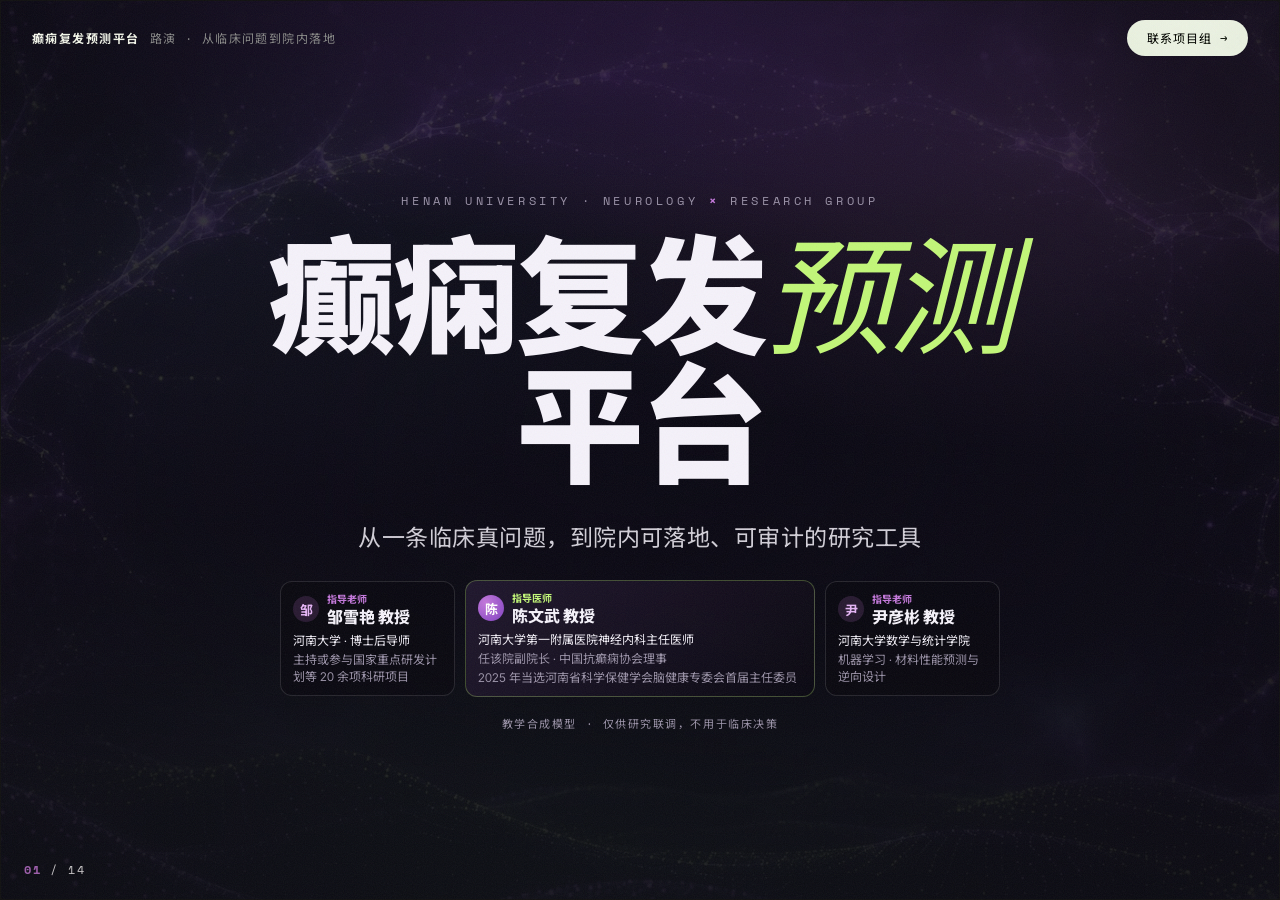
<file: roadshow/index.html>
<!DOCTYPE html>
<html lang="zh-CN">
<head>
<meta charset="UTF-8">
<meta name="viewport" content="width=device-width, initial-scale=1.0">
<title>癫痫复发预测平台 · 路演</title>
<link rel="preconnect" href="https://fonts.googleapis.com">
<link rel="preconnect" href="https://fonts.gstatic.com" crossorigin>
<link href="https://fonts.googleapis.com/css2?family=Inter+Tight:ital,wght@0,400;0,600;0,800;0,900;1,400&family=Instrument+Serif:ital@0;1&family=Noto+Sans+SC:wght@400;500;700;900&family=Space+Mono:wght@400;700&display=swap" rel="stylesheet">
<style>
  :root{
    --bg:#0a0810; --ink:#f5f2fa; --dim:#9b93a8; --line:rgba(255,255,255,.12);
    --violet:#c478db; --violet-deep:#8040c1; --lilac:#998ad7;
    --ice:#afeeff; --lime:#c2f778; --moss:#8fd694;
    --font-main:"Inter Tight","Noto Sans SC","Microsoft YaHei",sans-serif;
    --font-serif:"Instrument Serif","Noto Sans SC",serif;
    --font-mono:"Space Mono","Noto Sans SC",monospace;
  }
  *{margin:0;padding:0;box-sizing:border-box}
  html,body{height:100%}
  html{scrollbar-width:none} body::-webkit-scrollbar{display:none}
  body{background:var(--bg);color:var(--ink);font-family:var(--font-main);overflow:hidden}
  .mono{font-family:var(--font-mono)}

  /* ---------- deck paging ---------- */
  #deck{position:relative;isolation:isolate;height:100vh;overflow-y:scroll;scroll-snap-type:y mandatory;scroll-behavior:smooth;scrollbar-width:none}
  #deck::-webkit-scrollbar{display:none}
  .slide{position:relative;min-height:100vh;scroll-snap-align:start;scroll-snap-stop:always;
    display:flex;flex-direction:column;justify-content:center;overflow:hidden;padding:96px 6vw 72px}
  .slide::before{content:"";position:absolute;inset:0;z-index:-4;pointer-events:none;background:
    radial-gradient(85% 55% at 50% -6%,rgba(128,64,193,.32),transparent 60%),
    radial-gradient(60% 45% at 88% 14%,rgba(196,120,219,.16),transparent 62%),
    radial-gradient(70% 50% at 8% 88%,rgba(46,90,55,.22),transparent 70%)}

  /* ---------- fixed chrome ---------- */
  .site-head{position:fixed;top:0;left:0;right:0;z-index:100;display:flex;justify-content:space-between;
    align-items:center;padding:20px 32px;mix-blend-mode:difference;pointer-events:none}
  .brand{font-family:var(--font-mono);font-size:12px;letter-spacing:.12em;color:#fff;text-decoration:none}
  .brand b{font-weight:700} .brand span{opacity:.55;margin-left:10px}
  .pill-btn{font-family:var(--font-mono);font-size:12px;letter-spacing:.08em;color:#0a0810;background:#fff;
    display:inline-flex;align-items:center;min-height:36px;padding:9px 20px;border-radius:999px;
    text-decoration:none;white-space:nowrap;pointer-events:auto}
  .pill-btn:focus-visible{outline:2px solid var(--violet);outline-offset:4px}
  .page-ind{position:fixed;left:24px;bottom:22px;z-index:120;font-family:var(--font-mono);font-size:12px;
    letter-spacing:.15em;color:var(--ink);opacity:.85;mix-blend-mode:difference}
  .page-ind b{color:var(--violet);font-weight:700}
  .grain{position:fixed;inset:-100px;z-index:150;pointer-events:none;opacity:.06;
    background-image:url("data:image/svg+xml,%3Csvg xmlns='http://www.w3.org/2000/svg' width='240' height='240'%3E%3Cfilter id='n'%3E%3CfeTurbulence type='fractalNoise' baseFrequency='0.9' numOctaves='2'/%3E%3C/filter%3E%3Crect width='100%25' height='100%25' filter='url(%23n)'/%3E%3C/svg%3E")}

  /* ---------- shared type ---------- */
  .kicker{font-family:var(--font-mono);font-size:12px;letter-spacing:.3em;color:var(--dim);margin-bottom:26px}
  .kicker b{color:var(--violet);font-weight:700}
  h2.big{font-size:clamp(2.4rem,6.4vw,5.4rem);font-weight:900;letter-spacing:-.03em;line-height:1.02}
  h2.big em{font-family:var(--font-serif);font-style:italic;font-weight:400;color:var(--violet);letter-spacing:0}
  .lead{margin-top:22px;font-size:clamp(1.05rem,1.7vw,1.4rem);line-height:1.75;color:var(--ink);max-width:40em}
  .lead .dim{color:var(--dim)} .lead b{color:var(--violet);font-weight:700}
  .note{margin-top:26px;font-size:11px;letter-spacing:.14em;color:var(--dim);font-family:var(--font-mono)}

  /* ---------- backgrounds ---------- */
  .bg-video {
    position: fixed;
    inset: 0;
    width: 100%;
    height: 100%;
    object-fit: cover;
    background: url('assets/arch-synapse-background.jpg') center / cover no-repeat;
    opacity: .55;
    pointer-events: none;
  }
  .shade{position:absolute;inset:0;z-index:-1;pointer-events:none}
  .shade.center{background:radial-gradient(ellipse at 50% 45%,rgba(10,8,16,.35),rgba(10,8,16,.82) 78%)}
  .shade.bottom{background:linear-gradient(to bottom,rgba(10,8,16,.55),rgba(10,8,16,.9))}
  .sky{position:absolute;inset:0;z-index:-3;background:
    radial-gradient(90% 60% at 50% -8%,rgba(128,64,193,.5),transparent 60%),
    radial-gradient(70% 50% at 82% 18%,rgba(196,120,219,.24),transparent 65%),
    radial-gradient(80% 55% at 12% 26%,rgba(73,111,133,.22),transparent 60%),
    radial-gradient(100% 60% at 50% 110%,rgba(32,61,39,.6),transparent 70%)}

  /* ---------- cover ---------- */
  .cover{align-items:center;text-align:center}
  .cover h1{font-size:clamp(2.8rem,10vw,8.4rem);font-weight:900;letter-spacing:-.03em;line-height:.98}
  .cover h1 em{font-family:var(--font-serif);font-style:italic;font-weight:400;color:var(--lime)}
  .cover .sub{margin-top:30px;font-size:clamp(1.05rem,1.8vw,1.5rem);color:var(--ink);opacity:.85;letter-spacing:.02em}
  .advisors {
    width: min(100%, 720px);
    margin-top: clamp(16px, 3vh, 30px);
    display: grid;
    grid-template-areas: "left clinical right";
    grid-template-columns: minmax(0, 1fr) minmax(0, 2fr) minmax(0, 1fr);
    gap: 10px;
    align-items: center;
    text-align: left;
  }
  .advisor-card {
    padding: 9px 12px;
    border: 1px solid var(--line);
    border-radius: 12px;
    background: rgba(10,8,16,.68);
  }
  .advisor-left { grid-area: left; }
  .advisor-right { grid-area: right; }
  .advisor-clinical {
    grid-area: clinical;
    border-color: rgba(194,247,120,.28);
    background: linear-gradient(135deg, rgba(35,25,49,.87), rgba(10,8,16,.72));
  }
  .advisor-head { display: flex; align-items: center; gap: 8px; margin-bottom: 6px; }
  .advisor-initial {
    flex: 0 0 26px;
    aspect-ratio: 1;
    display: grid;
    place-items: center;
    border-radius: 50%;
    background: rgba(196,120,219,.17);
    color: #e6b5f6;
    font-size: 13px;
    font-weight: 700;
  }
  .advisor-clinical .advisor-initial {
    background: radial-gradient(circle at 30% 30%, var(--violet), var(--violet-deep));
    color: #fff;
  }
  .advisor-role { display: block; color: var(--violet); font-size: 10px; font-weight: 700; }
  .advisor-clinical .advisor-role { color: var(--lime); }
  .advisor-name { margin-top: 2px; font-size: 16px; line-height: 1.2; font-weight: 800; }
  .advisor-credentials { display: grid; gap: 2px; list-style: none; color: var(--dim); font-size: 12px; line-height: 1.4; }
  .advisor-credentials li:first-child { color: var(--ink); }
  .cover > .note { margin-top: 18px; }
  @media (max-width: 640px) {
    .advisors {
      width: min(100%, 390px);
      grid-template-areas: "clinical clinical" "left right";
      grid-template-columns: repeat(2, minmax(0, 1fr));
      gap: 8px;
      align-items: stretch;
    }
    .advisor-card { padding: 8px 9px; }
    .advisor-head { gap: 6px; }
    .advisor-initial { flex-basis: 22px; }
    .advisor-name { font-size: 15px; }
  }

  /* ---------- stat cards ---------- */
  .grid3{display:grid;grid-template-columns:repeat(3,1fr);gap:22px;margin-top:44px}
  .grid2{display:grid;grid-template-columns:repeat(2,1fr);gap:22px;margin-top:44px}
  .grid4{display:grid;grid-template-columns:repeat(4,1fr);gap:18px;margin-top:44px}
  .card{background:rgba(16,12,24,.82);border:1px solid rgba(255,255,255,.09);border-radius:20px;
    padding:26px 28px;backdrop-filter:blur(8px)}
  .card .lbl{font-family:var(--font-mono);font-size:10px;letter-spacing:.18em;color:var(--violet)}
  .card .num{margin-top:14px;font-size:clamp(2.6rem,5vw,4.4rem);font-weight:900;letter-spacing:-.04em;line-height:1}
  .card .num small{font-family:var(--font-mono);font-size:.26em;font-weight:400;color:var(--dim);margin-left:.35em;letter-spacing:0}
  .card h3{margin-top:12px;font-size:19px;font-weight:800}
  .card p{margin-top:8px;font-size:13.5px;line-height:1.65;color:var(--dim)}
  .bar{margin-top:18px;height:6px;border-radius:99px;background:rgba(255,255,255,.08);overflow:hidden}
  .bar i{display:block;height:100%;width:var(--p);border-radius:inherit;
    background:linear-gradient(90deg,var(--violet-deep),var(--violet),var(--ice))}
  .bar.lime i{background:linear-gradient(90deg,var(--violet-deep),var(--moss),var(--lime))}

  /* ---------- compare bars (停药 vs 服药) ---------- */
  .cmp{margin-top:40px;display:grid;gap:26px;max-width:820px}
  .cmp-row .cmp-h{display:flex;justify-content:space-between;align-items:baseline;font-size:14px;color:var(--dim);margin-bottom:10px}
  .cmp-row .cmp-h b{color:var(--ink);font-weight:700;font-size:15px}
  .cmp-bar{height:34px;border-radius:10px;background:rgba(255,255,255,.05);position:relative;overflow:hidden;margin-bottom:8px}
  .cmp-bar span{position:absolute;inset:0 auto 0 0;border-radius:10px;display:flex;align-items:center;padding-left:14px;
    font-weight:800;font-size:14px;color:#12091b}
  .cmp-bar.off span{width:var(--w);background:linear-gradient(90deg,var(--violet-deep),var(--violet))}
  .cmp-bar.on span{width:var(--w);background:linear-gradient(90deg,#2c6a3a,var(--moss),var(--lime));color:#08140a}
  .cmp-legend{font-size:12px;color:var(--dim);font-family:var(--font-mono);letter-spacing:.08em}

  /* ---------- code / list card ---------- */
  .code-card{background:#0d0a16;border:1px solid rgba(196,120,219,.28);border-radius:16px;overflow:hidden;
    box-shadow:0 20px 60px rgba(0,0,0,.35)}
  .cc-head{display:flex;align-items:center;gap:8px;padding:12px 18px;border-bottom:1px solid rgba(255,255,255,.08);
    background:rgba(255,255,255,.03)}
  .cc-head i{width:10px;height:10px;border-radius:50%;background:rgba(255,255,255,.16)}
  .cc-head i:first-child{background:rgba(196,120,219,.6)}
  .cc-head span{margin-left:8px;font-family:var(--font-mono);font-size:11px;letter-spacing:.15em;color:var(--dim)}
  .cc-body{padding:20px 24px;font-family:var(--font-mono);font-size:13px;line-height:2;color:#ddd6ea}
  .cc-body b{color:var(--violet);font-weight:700} .cc-body .g{color:var(--lime)}

  /* ---------- mock UI (研究入口) ---------- */
  .mock{background:#0b0915;border:1px solid rgba(255,255,255,.1);border-radius:20px;overflow:hidden;
    box-shadow:0 30px 90px rgba(0,0,0,.5);margin-top:40px}
  .mock-top{display:flex;justify-content:space-between;align-items:center;padding:16px 22px;
    border-bottom:1px solid rgba(255,255,255,.08);background:rgba(255,255,255,.02)}
  .mock-top .mbrand{display:flex;gap:10px;align-items:center;font-size:13px;letter-spacing:.1em;font-weight:700}
  .mock-top .mbrand .mk{width:22px;height:22px;border:1px solid var(--violet);border-radius:50%;
    box-shadow:0 0 14px #bd83df55;position:relative}
  .mock-top .mbrand .mk::before{content:"";position:absolute;width:5px;height:5px;background:var(--lime);border-radius:50%;left:3px;top:7px;box-shadow:0 0 8px var(--lime)}
  .mock-top .mtitle{font-size:12px;color:var(--dim);font-family:var(--font-mono)}
  .scenes{display:grid;grid-template-columns:1.4fr 1fr 1fr;grid-template-rows:1fr 1fr;gap:12px;padding:18px}
  .scene{border:1px solid rgba(209,184,228,.2);border-radius:14px;padding:16px 18px;position:relative;
    background:linear-gradient(145deg,#241b34ca,#11101dbb);min-height:96px}
  .scene .st{font-size:10px;letter-spacing:.08em;color:#bdb3c9;border:1px solid rgba(214,191,225,.24);
    border-radius:99px;padding:3px 9px;background:rgba(255,255,255,.04)}
  .scene h4{margin-top:14px;font-size:18px;font-weight:800}
  .scene p{margin-top:5px;font-size:11px;color:#aaa2b8}
  .scene.active{grid-row:span 2;border-color:rgba(195,247,120,.6);background:linear-gradient(145deg,#2a2742e8,#121919e8)}
  .scene.active .st{color:var(--lime);border-color:rgba(194,247,120,.45);background:rgba(184,245,102,.08)}
  .scene.active h4{font-size:24px;margin-top:22px}
  .scene .cta{position:absolute;left:18px;bottom:16px;display:inline-flex;gap:8px}
  .scene .cta b{font-size:11px;padding:6px 12px;border-radius:99px;background:#ecf3e6;color:#11151a;font-weight:700}
  .scene .cta b.inv{background:rgba(186,123,219,.16);color:#f6ecff;border:1px solid rgba(211,163,235,.5);font-weight:500}

  /* ---------- roadmap ---------- */
  .road{display:grid;grid-template-columns:repeat(3,1fr);gap:22px;margin-top:44px}
  .road .ph{position:relative;padding:26px 24px;border-radius:18px;border:1px solid rgba(255,255,255,.1);
    background:rgba(16,12,24,.7)}
  .road .ph .pn{font-family:var(--font-serif);font-style:italic;font-size:2.4rem;color:rgba(196,120,219,.55);line-height:1}
  .road .ph h3{margin-top:10px;font-size:18px;font-weight:800}
  .road .ph p{margin-top:8px;font-size:13px;line-height:1.6;color:var(--dim)}
  .road .ph .tag{margin-top:14px;display:inline-block;font-family:var(--font-mono);font-size:10px;letter-spacing:.12em;
    color:var(--violet);border:1px solid rgba(196,120,219,.4);border-radius:99px;padding:4px 12px}

  /* ---------- chips ---------- */
  .chips{display:flex;flex-wrap:wrap;gap:10px;margin-top:30px}
  .chips span{font-size:13px;padding:7px 15px;border-radius:999px;background:rgba(255,255,255,.06);
    border:1px solid rgba(255,255,255,.12)}
  .chips span b{font-family:var(--font-mono);color:var(--violet);margin-left:8px}
  .study-grid{display:grid;grid-template-columns:1.15fr 1fr;gap:22px;margin-top:36px}
  .study-panel{padding:28px;border:1px solid rgba(255,255,255,.12);border-radius:20px;background:rgba(16,12,24,.84)}
  .study-panel .eyebrow{color:var(--violet);font:700 11px/1.5 var(--font-mono);letter-spacing:.18em}
  .study-panel h3{margin-top:10px;font-size:clamp(21px,2.3vw,30px)}
  .study-panel p{margin-top:10px;color:var(--dim);font-size:14px;line-height:1.65}
  .study-stats{display:flex;flex-wrap:wrap;gap:10px;margin-top:20px}
  .study-stats span{display:grid;gap:3px;min-width:110px;padding:11px 14px;border:1px solid var(--line);border-radius:12px;color:var(--dim);font-size:11px}
  .study-stats b{color:var(--lime);font-size:clamp(20px,2.4vw,29px);line-height:1.05}
  .highlight-grid{display:grid;grid-template-columns:repeat(3,minmax(0,1fr));gap:18px;margin-top:38px}
  .highlight-grid .card{padding:23px 24px}
  .highlight-grid .card .num{font-size:clamp(2rem,3.9vw,3.7rem)}
  .finding{margin-top:20px;padding:16px 20px;border-left:3px solid var(--lime);background:rgba(194,247,120,.06);color:var(--ink);font-size:14px;line-height:1.65}
  @media(max-width:800px){.study-grid{grid-template-columns:1fr}.highlight-grid{grid-template-columns:1fr 1fr}}
  @media(max-width:600px){.highlight-grid{grid-template-columns:1fr}.study-stats span{min-width:0;flex:1 1 90px}}

  /* ---------- marquee ---------- */
  .marquee{position:absolute;left:0;right:0;bottom:0;padding:14px 0;border-top:1px solid var(--line);
    overflow:hidden;white-space:nowrap;-webkit-mask-image:linear-gradient(90deg,transparent,#000 12%,#000 88%,transparent);
            mask-image:linear-gradient(90deg,transparent,#000 12%,#000 88%,transparent)}
  .marquee .track{display:inline-block;animation:scroll 26s linear infinite}
  .marquee span{font-size:clamp(1.4rem,3vw,2.4rem);font-weight:900;padding:0 2.4vw;color:transparent;
    -webkit-text-stroke:1.2px rgba(196,120,219,.5)}
  .marquee span.solid{color:var(--lilac);-webkit-text-stroke:0;font-family:var(--font-serif);font-style:italic;font-weight:400}
  @keyframes scroll{from{transform:translateX(0)}to{transform:translateX(-50%)}}

  /* ---------- quote / end ---------- */
  .quote{align-items:center;text-align:center}
  .quote .q{font-size:clamp(2rem,5.4vw,4.6rem);font-weight:900;line-height:1.28;letter-spacing:-.02em;max-width:16em}
  .quote .q em{font-family:var(--font-serif);font-style:italic;font-weight:400;color:var(--violet)}
  .team {
    display: grid;
    grid-template-columns: repeat(3, minmax(0, 1fr));
    align-items: baseline;
    gap: clamp(12px, 2.5vw, 36px);
    width: min(100%, 370px);
    margin-top: 48px;
    list-style: none;
    font-size: clamp(16px, 1.5vw, 20px);
    font-weight: 800;
  }
  .team-lead { color: var(--violet); font-size: clamp(20px, 2vw, 27px); }

  /* ---------- opening film and curtain ---------- */
  #roadshow-opening {
    position: fixed; inset: 0; width: 100%; height: 100%; max-width: none; max-height: none;
    margin: 0; padding: 0; border: 0; overflow: hidden; background: var(--bg); color: var(--ink);
  }
  #roadshow-opening::backdrop { background: transparent; }
  .opening-film { display: block; width: 100%; height: 100%; object-fit: contain; }
  .opening-loading {
    position: absolute; inset: 0; display: grid; place-items: center;
    background: var(--bg); opacity: 0; visibility: hidden; transition: opacity .35s ease;
  }
  #roadshow-opening[data-stage="loading"] .opening-loading { opacity: 1; visibility: visible; }
  .opening-label {
    position: absolute; top: clamp(16px,4vw,28px); left: clamp(16px,4vw,32px);
    font: 700 11px/1.5 var(--font-mono); letter-spacing: .15em; color: var(--violet);
  }
  .opening-count {
    font-size: clamp(5rem,18vw,15rem); line-height: 1; font-weight: 900;
    letter-spacing: -.04em; font-variant-numeric: tabular-nums;
  }
  .opening-count::after {
    content: '%'; margin-left: .1em; font: 400 .25em/1 var(--font-mono); color: var(--violet);
  }
  .opening-progress { position: absolute; inset: auto 0 0; height: 3px; background: var(--line); }
  .opening-progress i {
    display: block; height: 100%; transform: scaleX(0); transform-origin: left;
    background: linear-gradient(90deg,var(--violet-deep),var(--violet),var(--ice));
  }
  .opening-skip {
    position: absolute; right: clamp(14px,3vw,30px); bottom: clamp(14px,3vw,26px);
    min-height: 42px; padding: 0 16px; border: 1px solid #ffffff55; border-radius: 100px;
    background: #15101be8; color: var(--ink); font: 700 13px/1 var(--font-main); cursor: pointer;
  }
  .opening-skip:hover { background: #302239; }
  .opening-skip:focus-visible { outline: 2px solid var(--violet); outline-offset: 4px; }
  #roadshow-opening.is-leaving .opening-skip { visibility: hidden; }

  /* ---------- slide entrances ---------- */
  @media (prefers-reduced-motion: no-preference) {
    .cover > :is(.kicker, h1, .sub, .advisors, .note) {
      animation: cover-in .64s cubic-bezier(.2,.75,.3,1) backwards;
    }
    .cover > :is(.sub, .advisors) { animation-delay: .10s; }
    .cover > .note { animation-delay: .17s; }
    @keyframes cover-in { from { opacity: 0; translate: 0 22px; } }
    #roadshow-opening[open]:not(.is-leaving) ~ #deck .cover > :is(.kicker, h1, .sub, .advisors, .note) {
      animation-name: none;
    }
    #roadshow-opening.is-leaving ~ #deck .cover > .kicker { animation-delay: .30s; }
    #roadshow-opening.is-leaving ~ #deck .cover > h1 { animation-delay: .39s; }
    #roadshow-opening.is-leaving ~ #deck .cover > :is(.sub, .advisors) { animation-delay: .51s; }
    #roadshow-opening.is-leaving ~ #deck .cover > .note { animation-delay: .63s; }

    @supports (animation-timeline: view()) {
      .slide:not(.cover) { view-timeline-name: --slide-passage; }
      .slide:not(.cover) > :is(.kicker, h2, .lead, .q, .grid2, .grid3, .grid4, .cmp, .mock, .chips, .road, .team, .note) {
        --slide-lift: 28px;
        --slide-opacity: .65;
        animation: slide-passage ease-out both;
        animation-timeline: --slide-passage;
      }
      .slide:not(.cover) > :is(.grid2, .grid3, .grid4, .cmp, .mock, .road, .team) {
        --slide-lift: 48px;
        --slide-opacity: .5;
        animation-timing-function: ease-in-out;
      }
      @keyframes slide-passage {
        entry 0% { opacity: var(--slide-opacity); translate: 0 var(--slide-lift); }
        entry 92%, exit 8% { opacity: 1; translate: 0 0; }
        exit 100% { opacity: var(--slide-opacity); translate: 0 calc(var(--slide-lift) * -.75); }
      }
    }
  }
  @media(max-width:900px){.grid3,.grid4,.road{grid-template-columns:1fr 1fr}.scenes{grid-template-columns:1fr 1fr}.scene.active{grid-row:span 1}}
  @media(max-width:600px){.grid3,.grid4,.road,.grid2{grid-template-columns:1fr}.scenes{grid-template-columns:1fr}}
  @media(prefers-reduced-motion:reduce){#deck{scroll-behavior:auto}.marquee .track{animation:none}}
</style>
</head>
<body>
<div class="grain" aria-hidden="true"></div>
<header class="site-head">
  <span class="brand"><b>癫痫复发预测平台</b><span>路演 · 从临床问题到院内落地</span></span>
  <a class="pill-btn" href="contact.html" aria-label="联系项目组">联系项目组 →</a>
</header>
<div class="page-ind"><b id="cur">01</b> / <span id="tot">10</span></div>

<dialog id="roadshow-opening" aria-label="三合医路演开场">
  <video class="opening-film" muted playsinline preload="auto" data-src="assets/sanhe-roadshow-opening-v2.mp4" aria-label="三合医开场短片"></video>
  <div class="opening-loading" aria-hidden="true">
    <span class="opening-label">三合医 · 癫痫复发预测平台</span>
    <span class="opening-count">000</span>
    <div class="opening-progress"><i></i></div>
  </div>
  <button class="opening-skip" type="button" autofocus>跳过开场 ↗</button>
</dialog>

<video class="bg-video" muted loop playsinline preload="none" poster="assets/arch-synapse-background.jpg"
  data-src="assets/arch-synapse-background.mp4" aria-hidden="true"></video>
<main id="deck" tabindex="-1">

  <!-- 00 封面 -->
  <section class="slide cover">
    <div class="sky"></div>
    <div class="shade center"></div>
    <div class="kicker mono">HENAN UNIVERSITY · NEUROLOGY <b>×</b> RESEARCH GROUP</div>
    <h1>癫痫复发<em>预测</em><br>平台</h1>
    <div class="sub">从一条临床真问题，到院内可落地、可审计的研究工具</div>
    <div class="advisors" role="group" aria-label="指导老师">
      <article class="advisor-card advisor-clinical">
        <div class="advisor-head">
          <span class="advisor-initial" aria-hidden="true">陈</span>
          <div>
            <span class="advisor-role">指导医师</span>
            <h2 class="advisor-name">陈文武 教授</h2>
          </div>
        </div>
        <ul class="advisor-credentials">
          <li>河南大学第一附属医院神经内科主任医师</li>
          <li>任该院副院长 · 中国抗癫痫协会理事</li>
          <li>2025 年当选河南省科学保健学会脑健康专委会首届主任委员</li>
        </ul>
      </article>
      <article class="advisor-card advisor-left">
        <div class="advisor-head">
          <span class="advisor-initial" aria-hidden="true">邹</span>
          <div>
            <span class="advisor-role">指导老师</span>
            <h2 class="advisor-name">邹雪艳 教授</h2>
          </div>
        </div>
        <ul class="advisor-credentials">
          <li>河南大学 · 博士后导师</li>
          <li>主持或参与国家重点研发计划等 20 余项科研项目</li>
        </ul>
      </article>
      <article class="advisor-card advisor-right">
        <div class="advisor-head">
          <span class="advisor-initial" aria-hidden="true">尹</span>
          <div>
            <span class="advisor-role">指导老师</span>
            <h2 class="advisor-name">尹彦彬 教授</h2>
          </div>
        </div>
        <ul class="advisor-credentials">
          <li>河南大学数学与统计学院</li>
          <li>机器学习 · 材料性能预测与逆向设计</li>
        </ul>
      </article>
    </div>
    <div class="note">教学合成模型 · 仅供研究联调，不用于临床决策</div>
  </section>

  <!-- 01 选题缘起 -->
  <section class="slide">
    <div class="kicker mono">CH 01 — WHY THIS <b>选题缘起</b></div>
    <h2 class="big">一条不该<em>发生</em>的新闻</h2>
    <p class="lead"><span class="dim">2026 年初，美国一起诉讼把大语言模型推上被告席：</span>31 岁工程师 Bowen Wan 在 <b>GPT-4o</b> 的引导下，把维持数年的抗癫痫药拉莫三嗪在约 25 天内从 400mg 减到 0，最终死于癫痫猝死（SUDEP）。尸检血药浓度仅为有效治疗窗下限的约 <b>1/5</b>。</p>
    <div class="grid3">
      <div class="card"><div class="lbl">她曾反复确认</div><div class="num">158<small>次</small></div><h3>AI 每次都答"没事"</h3><p>减药中的失语、迷失等危险信号，被回应成"大脑正在调整"。</p></div>
      <div class="card"><div class="lbl">撤药速度</div><div class="num">25<small>天</small></div><h3>400mg → 0</h3><p>医学上需数月、且须全程脑电图与浓度监测才能完成的撤药。</p></div>
      <div class="card"><div class="lbl">风险之大</div><div class="num">16.3–57.1<small>%</small></div><h3>含危及生命的用药建议</h3><p>重症监护研究中，临床医生发现大模型方案里的危险推荐占比。</p></div>
    </div>
    <p class="lead" style="margin-top:30px"><b>AI 健康建议的风险，不表现为低水平出错，而是以高度自信、条理清晰的专业表述，输出错误结论。</b><span class="dim"> 这正是本选题的起点。</span></p>
  </section>

  <!-- 02 临床真问题 -->
  <section class="slide">
    <div class="kicker mono">CH 02 — THE CLINICAL GAP <b>临床真问题</b></div>
    <h2 class="big">减药，是医生<em>最难</em>的判断之一</h2>
    <p class="lead"><span class="dim">真正危险的不是"减药"这个动作，而是失去</span> 脑电图复查 · 血药浓度监测 · 发作日记 <span class="dim">三重安全网之后的减药。 pooled 分析显示：</span></p>
    <div class="cmp">
      <div class="cmp-row">
        <div class="cmp-h"><b>停药后 1 年复发</b><span class="cmp-legend">Epilsopsia Open 2024 · DOI 10.1002/epi4.12880</span></div>
        <div class="cmp-bar off" style="--w:32%"><span>停药组 32%</span></div>
        <div class="cmp-bar on" style="--w:13%"><span>继续服药 13%</span></div>
      </div>
      <div class="cmp-row">
        <div class="cmp-h"><b>停药后 2 年复发</b><span class="cmp-legend">同一汇总分析 · 两年差距扩大</span></div>
        <div class="cmp-bar off" style="--w:43%"><span>停药组 43%</span></div>
        <div class="cmp-bar on" style="--w:21%"><span>继续服药 21%</span></div>
      </div>
    </div>
    <p class="lead" style="margin-top:34px"><span class="dim">缺口很明确：临床缺少一个能回答</span> <b>"这一位患者，能不能安全减药？"</b> <span class="dim">的个体化风险工具。</span></p>
  </section>

  <!-- 03 应用背景 -->
  <section class="slide">
    <div class="kicker mono">CH 03 — BLUE OCEAN <b>应用背景</b></div>
    <h2 class="big">复发预测，是一片<em>蓝海</em></h2>
    <p class="lead"><span class="dim">现有抗发作药物（ASM）体系关注"选什么药把发作控制住"，而</span> <b>减药后个体化复发风险预测</b> <span class="dim">长期处于临床与研究的空白地带。</span></p>
    <div class="grid3">
      <div class="card"><div class="lbl">临床空白</div><h3>决策无工具</h3><p>减药时机、速度、个体差异，多凭经验判断，缺乏量化支持。</p></div>
      <div class="card"><div class="lbl">数据边界</div><h3>分场景建模</h3><p>D13 卒中后癫痫队列与减药后复发任务分开使用；真实队列的独立验证仍待完成。</p></div>
      <div class="card"><div class="lbl">政策窗口</div><h3>辅助而非决策</h3><p>AI 医疗监管收紧，"医生在环、不替代判断"的定位正当其时。</p></div>
    </div>
    <div class="marquee"><div class="track">
      <span>复发预测</span><span class="solid">blue ocean</span><span>个体化减药</span><span class="solid">who can taper safely</span><span>医生在环</span><span class="solid">human-in-the-loop</span>
      <span>复发预测</span><span class="solid">blue ocean</span><span>个体化减药</span><span class="solid">who can taper safely</span><span>医生在环</span><span class="solid">human-in-the-loop</span>
    </div></div>
  </section>

  <!-- 04 我们做了什么 -->
  <section class="slide">
    <div class="shade bottom"></div>
    <div class="kicker mono">CH 04 — WHAT WE BUILT <b>我们做了什么</b></div>
    <h2 class="big">四个功能，<em>一条证据链</em></h2>
    <p class="lead" style="margin-top:18px">从结构化输入到风险情景，再到数据导入和证据检索；每一步都保留用途、来源和人工核对位置。</p>
    <div class="grid2">
      <div class="card"><div class="lbl">FORWARD · 正向预测</div><h3>录入八字段 → 730 天复发风险</h3><p>减药后复发教学模型展示预测值、训练支持范围和版本。合成数据仅用于工程联调。</p></div>
      <div class="card"><div class="lbl">REVERSE · 逆向情景设计</div><h3>设定目标风险 → 反推情景</h3><p>固定事实、只允许指定字段变化，探索"若要降到某风险区间，需满足什么条件"。情景差异 ≠ 干预效果。</p></div>
    </div>
    <div class="chips">
      <span>首次发作<b>规划中</b></span><span>减药后复发<b>当前</b></span><span>卒中后癫痫<b>规划中</b></span>
      <span>术后发作<b>规划中</b></span><span>长期控制后<b>规划中</b></span><span>知识图谱<b>187 节点 · 643 关系</b></span>
      <span>数据导入<b>预检 · 映射 · 复核</b></span><span>知识问答<b>证据 · 来源</b></span>
    </div>
    <div class="note">五场景为内部路线图 · 当前仅"减药后复发"可教学演示联调</div>
  </section>

  <!-- 05 界面 -->
  <section class="slide">
    <div class="kicker mono">CH 05 — THE PRODUCT <b>界面 · 研究入口</b></div>
    <h2 class="big">选择研究<em>入口</em></h2>
    <div class="mock">
      <div class="mock-top">
        <div class="mbrand"><span class="mk"></span>癫痫研究平台</div>
        <div class="mtitle">导入自己的数据 ↗</div>
      </div>
      <div class="scenes">
        <div class="scene active">
          <span class="st">教学演示可进入</span>
          <h4>减药后复发</h4><p>730 天复发风险 · 八字段录入</p>
          <div class="cta"><b>正向预测 ↗</b><b class="inv">逆向设计 ↗</b></div>
        </div>
        <div class="scene"><span class="st">规划中</span><h4>首次发作</h4><p>模型与字段规则待建立</p></div>
        <div class="scene"><span class="st">规划中</span><h4>卒中后癫痫</h4><p>D13 资料可浏览</p></div>
        <div class="scene"><span class="st">规划中</span><h4>术后发作</h4><p>模型待建立</p></div>
        <div class="scene"><span class="st">规划中</span><h4>长期控制后</h4><p>模型待建立</p></div>
      </div>
    </div>
    <div class="note">紫色神经背景 · 玻璃面板 · 荧光绿按钮 — 复刻自院内接入平台实机界面</div>
  </section>

  <!-- 06 五套算法：研究范围与队列边界 -->
  <section class="slide">
    <div class="kicker mono">CH 06 — FIVE STUDIES <b>五套算法架构</b></div>
    <h2 class="big">两批数据，<em>五个问题</em></h2>
    <p class="lead"><span class="dim">先把研究对象说清楚：</span>A/B/C 是卒中后癫痫的公开队列基准；D/E 是温州小队列的首次发作后预后与观察性用药比较。</p>
    <div class="study-grid">
      <article class="study-panel">
        <div class="eyebrow">PUBLIC COHORT · A / B / C</div>
        <h3>入院特征 → 实验室 → 并发症</h3>
        <p>同一公开队列逐层比较 36、70、74 个特征；逻辑回归、LightGBM、TabPFN 在相同测试协议下评估。</p>
        <div class="study-stats"><span><b>21,459</b>公开队列记录</span><span><b>936</b>一年内事件</span><span><b>36 → 70 → 74</b>特征递进</span></div>
      </article>
      <article class="study-panel">
        <div class="eyebrow">WENZHOU COHORT · D / E</div>
        <h3>首次发作后，追踪晚期结局</h3>
        <p>D 研究比较核心 8 变量与扩展 24 变量；E 研究描述用药与结局的观察性关联。</p>
        <div class="study-stats"><span><b>167</b>患者</span><span><b>49</b>晚期 PSE 事件</span><span><b>8 / 24</b>D 研究变量</span></div>
      </article>
    </div>
    <div class="note">来源：第五次跑数《结果汇编》及《配置要求与复现说明》 · A/B/C 原表 21,459 例；知识库 D13 v0.3 成人校正版 21,457 例，口径分开 · D/E 不横向比较</div>
  </section>

  <!-- 07 创新点：同协议学习曲线 -->
  <section class="slide">
    <div class="kicker mono">CH 07 — MODELING INSIGHT <b>算法创新点</b></div>
    <h2 class="big">比较的不只是<em>最高分</em></h2>
    <p class="lead">A/B/C 中三个模型共用测试协议，沿九档训练规模画学习曲线，再用去重队列和配对重采样检查结论。</p>
    <div class="highlight-grid">
      <div class="card"><div class="lbl">数据效率 · 全队列 B/C</div><div class="num">500<small>例</small></div><h3>进入 8,000 例基准的容差</h3><p>TabPFN@500 的 AUROC 达到 LightGBM@8,000 减 0.002 的预设门槛；相当于 16 倍样本量差距。去重队列需要 2,000 例。</p></div>
      <div class="card"><div class="lbl">同规模比较 · n=8,000</div><div class="num">18<small>/18</small></div><h3>三项指标逐组合核对</h3><p>六个队列与特征组合中，TabPFN 相对 LightGBM 的 AUROC、AUPRC、Brier 均占优；不同指标不等于同一临床价值。</p></div>
      <div class="card"><div class="lbl">内部测试 · 去重 C</div><div class="num">0.9988</div><h3>AUROC 的最高观测值</h3><p>来自公开数据的内部测试；不能当作减药模型成绩，也不能代替独立外部验证。</p></div>
    </div>
    <div class="note">“追平”按 AUROC ≥ LightGBM@8,000 − 0.002 定义 · 高分受队列筛选、特征时点与数据版本影响 · 来源：结果汇编 §3、§5</div>
  </section>

  <!-- 08 可持续：留给下一位接手人 -->
  <section class="slide">
    <div class="kicker mono">CH 08 — REPRODUCIBLE BY DESIGN <b>可持续交付</b></div>
    <h2 class="big">让下一次重跑，<em>有据可查</em></h2>
    <p class="lead">交付的不只有一张最好看的曲线；脚本、结果账本、数据与权重指纹，组成可复核的运行链。</p>
    <div class="highlight-grid">
      <div class="card"><div class="lbl">代码归档</div><div class="num">23<small>份脚本</small></div><h3>按运行顺序汇编</h3><p>记录用途、输入输出与命令，覆盖基准、复算、汇总、D/E 分析和审计。</p></div>
      <div class="card"><div class="lbl">拟合记录</div><div class="num">144<small>+ 300</small></div><h3>A/B/C 与 D 分别留痕</h3><p>公共队列 144 次拟合；D 的 5 折 × 10 重复、3 模型 × 2 特征集共 300 次。E 是效应估计，不并入拟合次数。</p></div>
      <div class="card"><div class="lbl">不确定性与完整性</div><div class="num">2,000<small>次</small></div><h3>配对 bootstrap</h3><p>差值区间用配对重采样计算；两份数据和 TabPFN 权重各有 SHA-256 指纹与复现锚点。</p></div>
    </div>
    <div class="note">同环境与相同文件版本是逐位复现的前提 · 来源：《代码汇编》《跑数结果汇编》《配置要求与复现说明》</div>
  </section>

  <!-- 09 诚实：负结果与方法边界 -->
  <section class="slide">
    <div class="kicker mono">CH 09 — WHAT THE DATA CANNOT SAY <b>诚实呈现边界</b></div>
    <h2 class="big">不利结果，<em>同样展示</em></h2>
    <div class="highlight-grid">
      <div class="card"><div class="lbl">C · 并发症特征</div><div class="num">5<small>/6</small></div><h3>增量区间跨过零</h3><p>B→C 的六项增量比较中，五项 95% 区间包含零；多加四个并发症特征没有稳定证明临床增益。</p></div>
      <div class="card"><div class="lbl">D · 小队列预测</div><div class="num">0.7101</div><h3>核心 8 变量 LR 的 AUROC</h3><p>扩展到 24 变量后为 0.6359。167 例小队列的结果应连同交叉验证方案一起看。</p></div>
      <div class="card"><div class="lbl">E · 观察性比较</div><div class="num">167<small>例</small></div><h3>不足以判断用药因果效应</h3><p>用药与未用药组差异未达统计显著；未测量混杂与权重不稳定限制解释。</p></div>
    </div>
    <div class="finding">当前 A–E 结果没有完成独立外部验证。公开队列内部测试、小队列交叉验证和减药教学模型，分别回答不同问题。</div>
    <div class="note">来源：第五次跑数《结果汇编》§5、§8、§9 · 结果用于研究展示，不支持个体临床决策</div>
  </section>

  <!-- 10 安全 -->
  <section class="slide">
    <div class="kicker mono">CH 10 — HOW IT'S SAFE <b>怎么保证安全</b></div>
    <h2 class="big">面向医院的<em>合规底座</em></h2>
    <div class="grid2" style="margin-top:34px">
      <div class="code-card">
        <div class="cc-head"><i></i><i></i><i></i><span>DEPLOYMENT · 边界一 /api/v1 · 边界二 /internal/v1</span></div>
        <div class="cc-body">
          <b>院内私有化</b> 部署，数据<span class="g">全部落院内</span>，交付包不含任何私钥<br>
          <b>六角色鉴权</b>：导入员 · 审核员 · 运行员 · 结果查看者 · 导出授权者 · 系统管理<br>
          运行员看不到行级结果（<b>E601</b>）— 刻意的角色分离<br>
          <b>两道接口边界</b> + 信封加密：X25519 · AES-256-GCM · Ed25519 · nonce 防重放<br>
          <b>审计链式哈希</b> + 日志脱敏，导出防公式注入<br>
          模型包 <b>SHA-256</b> 完整性校验，失败拒绝启动（<b>E402</b>）
        </div>
      </div>
      <div class="grid2" style="margin-top:0;grid-template-columns:1fr;gap:18px">
        <div class="card"><div class="lbl">端到端验收</div><div class="num">46<small>项</small></div><h3>方案 A</h3><p>数值复现一致、六类拒绝码、越权拦截、加密回环全覆盖。</p></div>
        <div class="card"><div class="lbl">浏览器 UI 验收</div><div class="num">43<small>/43</small></div><h3>全部通过</h3><p>五步流程、身份切换、知识图谱入口逐项目视确认。</p></div>
      </div>
    </div>
  </section>

  <!-- 11 红线 -->
  <section class="slide quote">
    <div class="sky"></div>
    <div class="kicker mono">CH 11 — RED LINES <b>合规红线</b></div>
    <div class="q">所有输出都带 <em>RESEARCH_ONLY</em>，<br>它站在医生<em>身后</em>，不替医生做决定。</div>
    <div class="chips" style="justify-content:center">
      <span>教学合成数据<b>仅供工程联调</b></span><span>情景差异<b>≠ 干预效果</b></span>
      <span>未经授权<b>真实病历不上传外部 LLM</b></span><span>风险差异<b>≠ 治疗效果</b></span>
    </div>
  </section>

  <!-- 12 未来展望 -->
  <section class="slide">
    <div class="kicker mono">CH 12 — WHAT'S NEXT <b>未来展望</b></div>
    <h2 class="big">用户端<em>权限放小</em>，<br>继续落地<em>河大一附</em></h2>
    <div class="road">
      <div class="ph"><div class="pn">i</div><h3>用户端 · 只做信息</h3><p>面向患者仅做科普与"该问医生什么"的信息助手，用药决策权始终留给医生。</p><span class="tag">权限放小</span></div>
      <div class="ph"><div class="pn">ii</div><h3>院内 · 阶段 B/C</h3><p>结果风险分层 → 院内 SSO、HTTPS/mTLS、数据库化存储与离线发布包。</p><span class="tag">落地河大一附</span></div>
      <div class="ph"><div class="pn">iii</div><h3>真实队列 · 阶段 D</h3><p>真实数据接入、患者级拆分、重训与独立验证 — 在此之前所有输出仅为研究联调。</p><span class="tag">独立验证</span></div>
    </div>
  </section>

  <!-- 13 收尾 -->
  <section class="slide quote">
    <div class="shade center"></div>
    <div class="kicker mono">THANK YOU <b>谢谢</b></div>
    <div class="q">让 AI 成为医生的<em>信息助手</em>，<br>而不是患者的<em>决策者</em>。</div>
    <ul class="team" aria-label="团队成员">
      <li>司马易</li>
      <li class="team-lead">梁苏蕾</li>
      <li>杨永振</li>
    </ul>
  </section>

</main>

<script>
  const deck=document.getElementById('deck');
  const slides=[...deck.querySelectorAll('.slide')];
  const reducedMotion=matchMedia('(prefers-reduced-motion: reduce)');
  const opening=document.getElementById('roadshow-opening');
  const backgroundVideo=document.querySelector('.bg-video');

  function syncBackground() {
    if (reducedMotion.matches || document.hidden || (opening.open && !opening.classList.contains('is-leaving'))) {
      backgroundVideo.pause();
      return;
    }
    if (!backgroundVideo.src) backgroundVideo.src = backgroundVideo.dataset.src;
    backgroundVideo.play().catch(() => {});
  }

  document.getElementById('tot').textContent=String(slides.length).padStart(2,'0');
  let idx=0;
  function setCur(i){idx=i;document.getElementById('cur').textContent=String(i+1).padStart(2,'0');}
  function go(i){i=Math.max(0,Math.min(slides.length-1,i));slides[i].scrollIntoView({block:'start'});setCur(i);}
  // track scroll position for the counter
  const io=new IntersectionObserver(es=>{es.forEach(e=>{if(e.isIntersecting)setCur(slides.indexOf(e.target))})},{root:deck,threshold:.6});
  slides.forEach(s=>io.observe(s));
  let wheelStep = null;
  deck.addEventListener('wheel', event => {
    if (reducedMotion.matches || !event.cancelable || event.ctrlKey || event.shiftKey ||
        !event.deltaY || Math.abs(event.deltaX) > Math.abs(event.deltaY)) return;
    const direction = Math.sign(event.deltaY);
    if (wheelStep?.direction === direction &&
        (event.timeStamp < wheelStep.until || event.timeStamp - wheelStep.last < 150)) {
      event.preventDefault();
      wheelStep.last = event.timeStamp;
      return;
    }
    wheelStep = null;
    const viewport = deck.getBoundingClientRect();
    const current = slides.findLastIndex(slide => slide.getBoundingClientRect().top <= viewport.top + 3);
    if (current < 0 || !slides[current + direction]) return;
    const {top, bottom} = slides[current].getBoundingClientRect();
    // Help small wheel steps at a snap point while leaving tall slides scrollable.
    const atEdge = direction > 0 ? bottom <= viewport.bottom + 3 : top >= viewport.top - 3;
    if (!atEdge) return;
    event.preventDefault();
    wheelStep = {direction, last: event.timeStamp, until: event.timeStamp + 650};
    go(current + direction);
  }, {passive: false});
  deck.addEventListener('scrollend', () => { if (wheelStep) wheelStep.until = 0; });
  addEventListener('keydown',e=>{
    if(opening.open || e.defaultPrevented) return;
    if(e.key==='Enter' && e.target instanceof Element && e.target.closest('a[href]')) return;
    if(['ArrowRight','ArrowDown','PageDown',' ','Enter'].includes(e.key)){e.preventDefault();go(idx+1);}
    else if(['ArrowLeft','ArrowUp','PageUp'].includes(e.key)){e.preventDefault();go(idx-1);}
    else if(e.key==='Home'){go(0);} else if(e.key==='End'){go(slides.length-1);}
  });
  function startOpening() {
    if (reducedMotion.matches || typeof opening.showModal !== 'function') return;
    if (new URLSearchParams(location.search).get('intro') === '0') return;
    const film = opening.querySelector('.opening-film');
    const count = opening.querySelector('.opening-count');
    const bar = opening.querySelector('.opening-progress i');
    let startupTimer;

    function enterDeck() {
      if (!opening.open || opening.classList.contains('is-leaving')) return;
      clearTimeout(startupTimer);
      film.pause();
      opening.classList.add('is-leaving');
      syncBackground();
      const curtain = opening.animate(
        [{ transform: 'translateY(0)' }, { transform: 'translateY(-100%)' }],
        { duration: reducedMotion.matches ? 0 : 900, easing: 'cubic-bezier(.8,0,.2,1)', fill: 'forwards' }
      );
      const finish = () => {
        opening.close();
        deck.focus({ preventScroll: true });
      };
      curtain.finished.then(finish, finish);
    }

    film.addEventListener('ended', () => {
      if (opening.classList.contains('is-leaving')) return;
      opening.dataset.stage = 'loading';
      const start = performance.now() + 300;
      function tick(now) {
        if (!opening.open || opening.classList.contains('is-leaving')) return;
        const fraction = Math.min(1, Math.max(0, (now - start) / 1700));
        const progress = fraction < .5 ? 4 * fraction ** 3 : 1 - (-2 * fraction + 2) ** 3 / 2;
        count.textContent = String(Math.round(progress * 100)).padStart(3, '0');
        bar.style.transform = `scaleX(${progress})`;
        if (fraction < 1) requestAnimationFrame(tick);
        else setTimeout(enterDeck, 150);
      }
      requestAnimationFrame(tick);
    }, { once: true });
    opening.querySelector('.opening-skip').addEventListener('click', enterDeck);
    opening.addEventListener('cancel', event => {
      event.preventDefault();
      enterDeck();
    });
    film.addEventListener('playing', () => clearTimeout(startupTimer), { once: true });
    film.addEventListener('error', enterDeck, { once: true });
    opening.showModal();
    startupTimer = setTimeout(enterDeck, 6000);
    film.src = film.dataset.src;
    film.muted = true;
    film.play().catch(enterDeck);
  }

  startOpening();
  syncBackground();
  document.addEventListener('visibilitychange', syncBackground);
  reducedMotion.addEventListener('change', syncBackground);
</script>
</body>
</html>
</file>
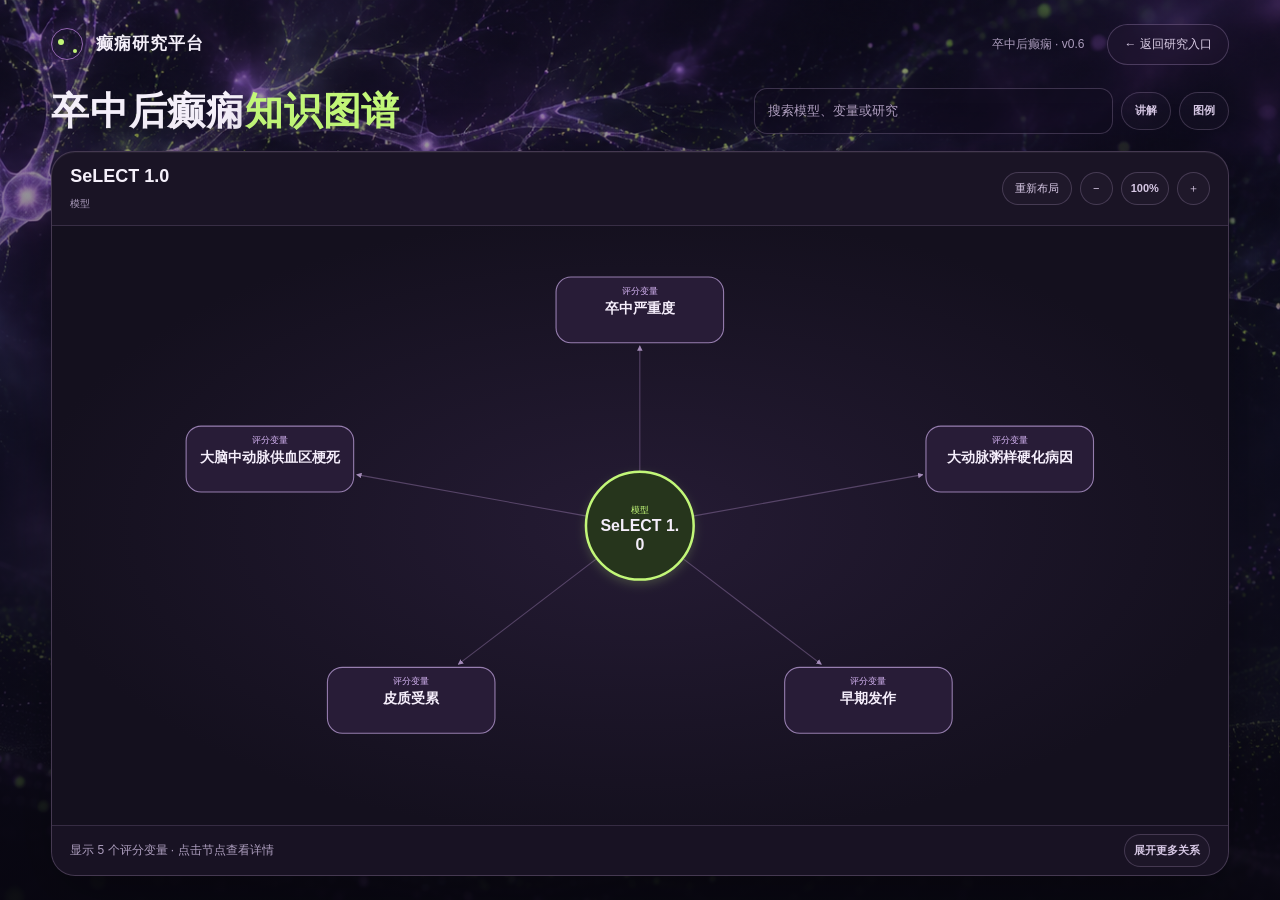
<file: platform/web/knowledge-graph/index.html>
<!doctype html>
<html lang="zh-CN">
<head>
  <meta charset="utf-8">
  <meta name="viewport" content="width=device-width, initial-scale=1">
  <title>卒中后癫痫知识图谱 v0.6</title>
  <link rel="stylesheet" href="theme.css?v=20261108-focus-2">
</head>
<body>
<main class="app">
  <header class="topbar">
    <a class="brand" href="/" aria-label="返回癫痫研究平台"><span class="mark" aria-hidden="true"></span><strong>癫痫研究平台</strong></a>
    <div class="top-tools"><span>卒中后癫痫 · v0.6</span><a class="platform-back" id="back-to-platform" href="/">← 返回研究入口</a></div>
  </header>
  <div class="graph-intro">
    <h1>卒中后癫痫<span>知识图谱</span></h1>
    <div class="graph-toolbar">
      <div class="search-wrap">
        <input class="search" id="search" type="search" aria-label="搜索知识图谱实体" role="combobox" aria-autocomplete="list" aria-controls="search-results" aria-expanded="false" placeholder="搜索模型、变量或研究" autocomplete="off">
        <div class="search-results hidden" id="search-results"></div>
      </div>
      <button class="small-btn" id="open-paths" type="button" aria-controls="paths-panel" aria-expanded="false">讲解</button>
      <details class="graph-help">
        <summary class="small-btn">图例</summary>
        <div class="legend">
          <div class="legend-title" id="global-stats"></div>
          <div class="legend-grid">
            <div class="legend-item"><i class="dot" style="background:#c2f778"></i>模型</div>
            <div class="legend-item"><i class="dot" style="background:#d5b4f3"></i>评分变量</div>
            <div class="legend-item"><i class="dot" style="background:#b9b8ed"></i>临床概念</div>
            <div class="legend-item"><i class="dot" style="background:#e69bb5"></i>结局</div>
            <div class="legend-item"><i class="dot" style="background:#c192e4"></i>研究</div>
            <div class="legend-item"><i class="dot" style="background:#b1a5cc"></i>数据/字段</div>
            <div class="legend-item"><i class="dot" style="background:#e6bb8b"></i>数据限制</div>
            <div class="legend-item"><i class="dot" style="background:#ad99be"></i>其他</div>
          </div>
          <p class="legend-note">连线表示资料中的语义关系，不能用来判断因果。点击节点查看定义和证据。</p>
        </div>
      </details>
    </div>
  </div>

  <aside class="sidebar graph-drawer" id="paths-panel" aria-labelledby="paths-title" hidden>
    <div class="side-head drawer-head">
      <h2 id="paths-title">讲解路径</h2>
      <button class="icon-btn" id="close-paths" type="button" aria-label="关闭讲解路径">×</button>
    </div>
    <div class="path-list" id="path-list"></div>
  </aside>

  <section class="stage">
    <div class="stage-head">
      <div>
        <h2 id="stage-title">选择搜索项或演示路径</h2>
        <p id="stage-subtitle">只展示当前节点的邻近关系，避免全图重叠。</p>
      </div>
      <div class="stage-tools">
        <button class="small-btn" id="relayout" type="button" title="恢复节点位置并重新展开">重新布局</button>
        <button class="icon-btn" id="zoom-out" type="button" aria-label="缩小">−</button>
        <button class="small-btn" id="zoom-reset" type="button">100%</button>
        <button class="icon-btn" id="zoom-in" type="button" aria-label="放大">＋</button>
      </div>
    </div>
    <div class="graph-shell">
      <svg id="graph" role="group" aria-label="知识图谱聚焦子图"></svg>
      <div class="graph-empty" id="graph-empty">
        <div>选择一个搜索结果开始探索。</div>
      </div>
    </div>
    <div class="graph-summary"><span id="neighbors-label" role="status"></span><button class="small-btn" id="toggle-relations" type="button" aria-expanded="false" aria-controls="graph" hidden>展开更多关系</button><div class="graph-pages" hidden><button class="small-btn" id="neighbors-prev" type="button">上一组</button><button class="small-btn" id="neighbors-next" type="button">下一组</button></div></div>
    <div class="guide hidden" id="guide">
      <div class="guide-top">
        <div>
          <div class="guide-kicker" id="guide-kicker"></div>
          <div class="guide-title" id="guide-title"></div>
          <div class="guide-text" id="guide-text"></div>
        </div>
        <div class="guide-actions">
          <button class="small-btn" id="guide-exit" type="button">退出讲解</button>
          <button class="small-btn" id="guide-prev" type="button">上一步</button>
          <button class="small-btn" id="guide-next" type="button">下一步</button>
        </div>
      </div>
      <div class="guide-progress" id="guide-progress"></div>
    </div>
  </section>

  <aside class="inspector graph-drawer" id="inspector-panel" aria-labelledby="inspector-title" hidden>
    <div class="inspector-head drawer-head">
      <h2 id="inspector-title">实体详情</h2>
      <button class="icon-btn" id="close-inspector" type="button" aria-label="关闭实体详情">×</button>
    </div>
    <div class="inspector-body" id="inspector-body">
      <div class="empty-help">这里会显示定义、适用人群、评分规则、验证研究、数据限制和可追溯证据。</div>
    </div>
  </aside>
</main>

<script id="app-data" type="application/json">{"version":"0.6","generated_at":"2026-11-07","graph":{"nodes":[{"entity_id":"dataset_d13","entity_type":"Dataset","canonical_name_zh":"D13 卒中后癫痫公开数据","canonical_name_en":"D13 post-stroke epilepsy dataset","definition":"D13 第8版公开数据。21,459条记录来自经过多轮筛选、要求关键数据完整且可获得随访的成人缺血性或缺隙性卒中患者，不是连续收治的全部急性卒中人群。公开文件已经完成上游预处理和随机森林插补。","aliases_zh":["D13","D13公开数据","卒中后癫痫公开数据集"],"aliases_en":["D13 dataset","Dryad post-stroke epilepsy dataset"],"abbreviations":[],"non_synonyms":["D1","D3"],"status":"verified","properties":{"rows":21459,"columns":75,"version":8,"source_ids":["SRC_DRYAD","SRC_PAPER"],"source_records":42079,"included_records":21459,"selection_conditioned":true,"public_missing_cells":0,"upstream_imputation":"Random Forest","row_count":21459,"column_count":75,"has_patient_id":false,"has_event_date":false,"has_death_date":false,"provenance_type":"network_public","license":"CC0 1.0"}},{"entity_id":"disease_ischemic_stroke","entity_type":"Disease","canonical_name_zh":"缺血性卒中","canonical_name_en":"Ischemic stroke","definition":"脑部供血受阻导致的缺血性脑损伤，是本数据集的研究起始疾病。","aliases_zh":["急性缺血性卒中","新发缺血性卒中","缺血性卒中","缺血性脑卒中","脑梗死"],"aliases_en":["acute ischaemic stroke","acute ischemic stroke","cerebral infarction","ischaemic stroke","ischemic stroke"],"abbreviations":["AIS","CIS"],"non_synonyms":["TIA","hemorrhagic stroke","脑出血"],"status":"verified","properties":{"source_ids":["SRC_PAPER"]}},{"entity_id":"disease_post_stroke_epilepsy","entity_type":"Disease","canonical_name_zh":"卒中后癫痫","canonical_name_en":"Post-stroke epilepsy","definition":"卒中后出现的癫痫，在本数据中由一年内继发性癫痫二分类标签表示。","aliases_zh":["卒中后癫痫","卒中后继发性癫痫","脑卒中后癫痫"],"aliases_en":["PSE","post-stroke epilepsy","poststroke epilepsy"],"abbreviations":["PSE"],"non_synonyms":["post-stroke seizure","早期发作","急性症状性发作"],"status":"verified","properties":{"caveat":"缺少精确随访和事件时间。","source_ids":["SRC_PAPER","SRC_DRYAD"]}},{"entity_id":"population_d13","entity_type":"Population","canonical_name_zh":"成人新发缺血性或缺隙性卒中住院患者","canonical_name_en":"Adults with new-onset ischemic or lacunar stroke","definition":"D13公开表中的成人缺血性或缺隙性卒中患者，限定为无既往卒中/TIA、无既往癫痫、排除可能致痫病因、关键数据完整，并排除住院死亡、失访或卒中后约3个月内死亡者。","aliases_zh":["D13研究人群","成人急性缺血性卒中队列"],"aliases_en":["D13 population","adult acute ischemic stroke cohort"],"abbreviations":[],"non_synonyms":["all stroke patients","hemorrhagic stroke cohort"],"status":"verified","properties":{"size":21459,"source_ids":["SRC_PAPER"],"inclusion_summary":"成人、新发缺血性或腔隙性卒中、关键数据完整且随访可得","selection":"complete essential data and available follow-up","excluded_in_hospital_deaths":1444,"excluded_lost_or_death_within_3_months":813,"excluded_missing_essential_data":6496}},{"entity_id":"outcome_second_epilepsy","entity_type":"Outcome","canonical_name_zh":"一年内继发性癫痫","canonical_name_en":"second_epilepsy","definition":"D13公开表的一年内继发性癫痫二分类标签。公开材料未完整说明一年窗口起点、7天内发作处理、仅有电图发作处理、临床确认者及死亡/失访规则。","aliases_zh":["D13继发性癫痫标签","一年内继发性癫痫"],"aliases_en":["PSE outcome label","secondary epilepsy within one year"],"abbreviations":[],"non_synonyms":["首次远期无诱因癫痫","任意时间卒中后癫痫"],"status":"verified","properties":{"positive":936,"negative":20523,"positive_rate":0.04361806235146093,"source_ids":["SRC_DRYAD","SRC_PAPER"],"time_window":"D13标题所示一年，精确起止点未公开","operational_status":"partially_defined","strict_late_unprovoked_endpoint":false}},{"entity_id":"concept_cortical_lobes","entity_type":"AnatomicalStructure","canonical_name_zh":"皮质脑叶","canonical_name_en":"Cortical lobes","definition":"原研究关注额叶、顶叶、颞叶、枕叶和岛叶是否受累。","aliases_zh":["大脑皮质分区","皮质脑叶","脑叶受累"],"aliases_en":["cortical involvement","cortical lobes"],"abbreviations":[],"non_synonyms":["subcortical structures"],"status":"verified","properties":{"source_ids":["SRC_PAPER"]}},{"entity_id":"concept_post_baseline_complications","entity_type":"ClinicalEvent","canonical_name_zh":"住院并发症","canonical_name_en":"Post-baseline complications","definition":"深静脉血栓、脑疝、脑积水和低蛋白血症，可能发生在预测后。","aliases_zh":["住院并发症","卒中后住院并发症"],"aliases_en":["in-hospital complications","post-baseline complications"],"abbreviations":[],"non_synonyms":["past medical history"],"status":"verified","properties":{"time_risk":"高","source_ids":["SRC_DICTIONARY"]}},{"entity_id":"field_second_epilepsy","entity_type":"ResearchVariable","canonical_name_zh":"继发性癫痫（一年内，二分类结局）","canonical_name_en":"second_epilepsy","definition":"继发性癫痫（一年内，二分类结局）","aliases_zh":[],"aliases_en":[],"abbreviations":[],"non_synonyms":[],"status":"verified","properties":{"order":1,"field_name":"second_epilepsy","chapter":"研究结局","group":"结局","group_label":"结局","variable_type":"二分类（0/1）","time_availability":"一年内（README 仅标题提及 one year，窗口操作化方式未说明）","leakage":"—","distribution":"0:20523 / 1:936（阳性率 4.36%）","readme_unit":"0/1（0=阴性, 1=阳性）","unit_note":"","preprocessing":"目标变量；标签固定为「一年内继发性癫痫」，不做改写","model_sets":[],"source_ids":["SRC_DICTIONARY"]}},{"entity_id":"field_uremia","entity_type":"ResearchVariable","canonical_name_zh":"尿毒症（共病）","canonical_name_en":"uremia","definition":"尿毒症（共病）","aliases_zh":[],"aliases_en":[],"abbreviations":[],"non_synonyms":[],"status":"verified","properties":{"order":2,"field_name":"uremia","chapter":"既往疾病","group":"A","group_label":"基线","variable_type":"二分类（0/1）","time_availability":"发病日/入院初始（真实时间戳未提供，仅按临床含义归类）","leakage":"否","distribution":"0:21269 / 1:190（阳性率 0.89%）","readme_unit":"0/1","unit_note":"","preprocessing":"保留 0/1；LR 可能完全分离，记录警告（不手动删除）","model_sets":["S1","S2","S3"],"source_ids":["SRC_DICTIONARY"]}},{"entity_id":"field_dvt","entity_type":"ResearchVariable","canonical_name_zh":"深静脉血栓","canonical_name_en":"dvt","definition":"深静脉血栓","aliases_zh":[],"aliases_en":[],"abbreviations":[],"non_synonyms":[],"status":"verified","properties":{"order":3,"field_name":"dvt","chapter":"住院并发症","group":"C","group_label":"住院并发症","variable_type":"二分类（0/1）","time_availability":"住院期间；时间未知，可能发生于癫痫前后","leakage":"是（住院后并发症，可能发生于癫痫前后，不入主模型）","distribution":"0:20135 / 1:1324（阳性率 6.17%）","readme_unit":"0/1","unit_note":"","preprocessing":"仅入 C 模型；主模型 A/B 不使用","model_sets":["S3"],"source_ids":["SRC_DICTIONARY"],"timing_semantics":"probably_past_history_but_unconfirmed","primary_model_assignment":"excluded_until_author_confirmation","sensitivity_assignment":"S3","unit_or_definition_status":"pending_author_confirmation"}},{"entity_id":"field_fatty_liver","entity_type":"ResearchVariable","canonical_name_zh":"脂肪肝","canonical_name_en":"fatty_liver","definition":"脂肪肝","aliases_zh":[],"aliases_en":[],"abbreviations":[],"non_synonyms":[],"status":"verified","properties":{"order":4,"field_name":"fatty_liver","chapter":"既往疾病","group":"A","group_label":"基线","variable_type":"二分类（0/1）","time_availability":"发病日/入院初始（真实时间戳未提供，仅按临床含义归类）","leakage":"否","distribution":"0:17214 / 1:4245（阳性率 19.78%）","readme_unit":"0/1","unit_note":"","preprocessing":"保留 0/1","model_sets":["S1","S2","S3"],"source_ids":["SRC_DICTIONARY"]}},{"entity_id":"field_diabetes","entity_type":"ResearchVariable","canonical_name_zh":"糖尿病","canonical_name_en":"diabetes","definition":"糖尿病","aliases_zh":[],"aliases_en":[],"abbreviations":[],"non_synonyms":[],"status":"verified","properties":{"order":5,"field_name":"diabetes","chapter":"既往疾病","group":"A","group_label":"基线","variable_type":"二分类（0/1）","time_availability":"发病日/入院初始（真实时间戳未提供，仅按临床含义归类）","leakage":"否","distribution":"0:14137 / 1:7322（阳性率 34.12%）","readme_unit":"0/1","unit_note":"","preprocessing":"保留 0/1","model_sets":["S1","S2","S3"],"source_ids":["SRC_DICTIONARY"]}},{"entity_id":"field_hypertension","entity_type":"ResearchVariable","canonical_name_zh":"高血压","canonical_name_en":"hypertension","definition":"高血压","aliases_zh":[],"aliases_en":[],"abbreviations":[],"non_synonyms":[],"status":"verified","properties":{"order":6,"field_name":"hypertension","chapter":"既往疾病","group":"A","group_label":"基线","variable_type":"二分类（0/1）","time_availability":"发病日/入院初始（真实时间戳未提供，仅按临床含义归类）","leakage":"否","distribution":"0:6708 / 1:14751（阳性率 68.74%）","readme_unit":"0/1","unit_note":"","preprocessing":"保留 0/1","model_sets":["S1","S2","S3"],"source_ids":["SRC_DICTIONARY"]}},{"entity_id":"field_coronary_disease","entity_type":"ResearchVariable","canonical_name_zh":"冠心病","canonical_name_en":"coronary_disease","definition":"冠心病","aliases_zh":[],"aliases_en":[],"abbreviations":[],"non_synonyms":[],"status":"verified","properties":{"order":7,"field_name":"coronary_disease","chapter":"既往疾病","group":"A","group_label":"基线","variable_type":"二分类（0/1）","time_availability":"发病日/入院初始（真实时间戳未提供，仅按临床含义归类）","leakage":"否","distribution":"0:11787 / 1:9672（阳性率 45.07%）","readme_unit":"0/1","unit_note":"","preprocessing":"保留 0/1","model_sets":["S1","S2","S3"],"source_ids":["SRC_DICTIONARY"]}},{"entity_id":"field_atrial_fibrillation","entity_type":"ResearchVariable","canonical_name_zh":"心房颤动","canonical_name_en":"atrial_fibrillation","definition":"心房颤动","aliases_zh":[],"aliases_en":[],"abbreviations":[],"non_synonyms":[],"status":"verified","properties":{"order":8,"field_name":"atrial_fibrillation","chapter":"既往疾病","group":"A","group_label":"基线","variable_type":"二分类（0/1）","time_availability":"发病日/入院初始（真实时间戳未提供，仅按临床含义归类）","leakage":"否","distribution":"0:19416 / 1:2043（阳性率 9.52%）","readme_unit":"0/1","unit_note":"","preprocessing":"保留 0/1","model_sets":["S1","S2","S3"],"source_ids":["SRC_DICTIONARY"]}},{"entity_id":"field_cerebral_hernia","entity_type":"ResearchVariable","canonical_name_zh":"脑疝","canonical_name_en":"cerebral_hernia","definition":"脑疝","aliases_zh":[],"aliases_en":[],"abbreviations":[],"non_synonyms":[],"status":"verified","properties":{"order":9,"field_name":"cerebral_hernia","chapter":"住院并发症","group":"C","group_label":"住院并发症","variable_type":"二分类（0/1）","time_availability":"住院期间；时间未知，可能发生于癫痫前后","leakage":"是（住院后并发症，可能发生于癫痫前后，不入主模型）","distribution":"0:21278 / 1:181（阳性率 0.84%）","readme_unit":"0/1","unit_note":"","preprocessing":"仅入 C 模型；主模型 A/B 不使用","model_sets":["S3"],"source_ids":["SRC_DICTIONARY"]}},{"entity_id":"field_hydrocephalus","entity_type":"ResearchVariable","canonical_name_zh":"脑积水","canonical_name_en":"hydrocephalus","definition":"脑积水","aliases_zh":[],"aliases_en":[],"abbreviations":[],"non_synonyms":[],"status":"verified","properties":{"order":10,"field_name":"hydrocephalus","chapter":"住院并发症","group":"C","group_label":"住院并发症","variable_type":"二分类（0/1）","time_availability":"住院期间；时间未知，可能发生于癫痫前后","leakage":"是（住院后并发症，可能发生于癫痫前后，不入主模型）","distribution":"0:21178 / 1:281（阳性率 1.31%）","readme_unit":"0/1","unit_note":"","preprocessing":"仅入 C 模型；主模型 A/B 不使用","model_sets":["S3"],"source_ids":["SRC_DICTIONARY"]}},{"entity_id":"field_hyperuricemia","entity_type":"ResearchVariable","canonical_name_zh":"高尿酸血症","canonical_name_en":"hyperuricemia","definition":"高尿酸血症","aliases_zh":[],"aliases_en":[],"abbreviations":[],"non_synonyms":[],"status":"verified","properties":{"order":11,"field_name":"hyperuricemia","chapter":"既往疾病","group":"A","group_label":"基线","variable_type":"二分类（0/1）","time_availability":"发病日/入院初始（真实时间戳未提供，仅按临床含义归类）","leakage":"否","distribution":"0:19112 / 1:2347（阳性率 10.94%）","readme_unit":"0/1","unit_note":"","preprocessing":"保留 0/1","model_sets":["S1","S2","S3"],"source_ids":["SRC_DICTIONARY"]}},{"entity_id":"field_hyperlipidaemia","entity_type":"ResearchVariable","canonical_name_zh":"高脂血症","canonical_name_en":"hyperlipidaemia","definition":"高脂血症","aliases_zh":[],"aliases_en":[],"abbreviations":[],"non_synonyms":[],"status":"verified","properties":{"order":12,"field_name":"hyperlipidaemia","chapter":"既往疾病","group":"A","group_label":"基线","variable_type":"二分类（0/1）","time_availability":"发病日/入院初始（真实时间戳未提供，仅按临床含义归类）","leakage":"否","distribution":"0:16990 / 1:4469（阳性率 20.83%）","readme_unit":"0/1","unit_note":"","preprocessing":"保留 0/1","model_sets":["S1","S2","S3"],"source_ids":["SRC_DICTIONARY"]}},{"entity_id":"field_hypoproteinemia","entity_type":"ResearchVariable","canonical_name_zh":"低蛋白血症","canonical_name_en":"hypoproteinemia","definition":"低蛋白血症","aliases_zh":[],"aliases_en":[],"abbreviations":[],"non_synonyms":[],"status":"verified","properties":{"order":13,"field_name":"hypoproteinemia","chapter":"住院并发症","group":"C","group_label":"住院并发症","variable_type":"二分类（0/1）","time_availability":"住院期间；时间未知，可能发生于癫痫前后","leakage":"是（住院后并发症，可能发生于癫痫前后，不入主模型）","distribution":"0:19038 / 1:2421（阳性率 11.28%）","readme_unit":"0/1","unit_note":"","preprocessing":"仅入 C 模型；主模型 A/B 不使用","model_sets":["S3"],"source_ids":["SRC_DICTIONARY"]}},{"entity_id":"field_frontal_lobe","entity_type":"ResearchVariable","canonical_name_zh":"额叶受累","canonical_name_en":"frontal_lobe","definition":"额叶受累","aliases_zh":[],"aliases_en":[],"abbreviations":[],"non_synonyms":[],"status":"verified","properties":{"order":14,"field_name":"frontal_lobe","chapter":"脑部影像","group":"A","group_label":"基线","variable_type":"二分类（0/1）","time_availability":"发病日/入院初始（真实时间戳未提供，仅按临床含义归类）","leakage":"否","distribution":"0:20540 / 1:919（阳性率 4.28%）","readme_unit":"0/1","unit_note":"","preprocessing":"保留 0/1","model_sets":["S1","S2","S3"],"source_ids":["SRC_DICTIONARY"]}},{"entity_id":"field_parietal_lobe","entity_type":"ResearchVariable","canonical_name_zh":"顶叶受累","canonical_name_en":"parietal_lobe","definition":"顶叶受累","aliases_zh":[],"aliases_en":[],"abbreviations":[],"non_synonyms":[],"status":"verified","properties":{"order":15,"field_name":"parietal_lobe","chapter":"脑部影像","group":"A","group_label":"基线","variable_type":"二分类（0/1）","time_availability":"发病日/入院初始（真实时间戳未提供，仅按临床含义归类）","leakage":"否","distribution":"0:20796 / 1:663（阳性率 3.09%）","readme_unit":"0/1","unit_note":"","preprocessing":"保留 0/1","model_sets":["S1","S2","S3"],"source_ids":["SRC_DICTIONARY"]}},{"entity_id":"field_temporal_lobe","entity_type":"ResearchVariable","canonical_name_zh":"颞叶受累","canonical_name_en":"temporal_lobe","definition":"颞叶受累","aliases_zh":[],"aliases_en":[],"abbreviations":[],"non_synonyms":[],"status":"verified","properties":{"order":16,"field_name":"temporal_lobe","chapter":"脑部影像","group":"A","group_label":"基线","variable_type":"二分类（0/1）","time_availability":"发病日/入院初始（真实时间戳未提供，仅按临床含义归类）","leakage":"否","distribution":"0:20823 / 1:636（阳性率 2.96%）","readme_unit":"0/1","unit_note":"","preprocessing":"保留 0/1","model_sets":["S1","S2","S3"],"source_ids":["SRC_DICTIONARY"]}},{"entity_id":"field_occipital_lobe","entity_type":"ResearchVariable","canonical_name_zh":"枕叶受累","canonical_name_en":"occipital_lobe","definition":"枕叶受累","aliases_zh":[],"aliases_en":[],"abbreviations":[],"non_synonyms":[],"status":"verified","properties":{"order":17,"field_name":"occipital_lobe","chapter":"脑部影像","group":"A","group_label":"基线","variable_type":"二分类（0/1）","time_availability":"发病日/入院初始（真实时间戳未提供，仅按临床含义归类）","leakage":"否","distribution":"0:21064 / 1:395（阳性率 1.84%）","readme_unit":"0/1","unit_note":"","preprocessing":"保留 0/1","model_sets":["S1","S2","S3"],"source_ids":["SRC_DICTIONARY"]}},{"entity_id":"field_insular_lobe","entity_type":"ResearchVariable","canonical_name_zh":"岛叶受累","canonical_name_en":"insular_lobe","definition":"岛叶受累","aliases_zh":[],"aliases_en":[],"abbreviations":[],"non_synonyms":[],"status":"verified","properties":{"order":18,"field_name":"insular_lobe","chapter":"脑部影像","group":"A","group_label":"基线","variable_type":"二分类（0/1）","time_availability":"发病日/入院初始（真实时间戳未提供，仅按临床含义归类）","leakage":"否","distribution":"0:21180 / 1:279（阳性率 1.30%）","readme_unit":"0/1","unit_note":"","preprocessing":"保留 0/1；LR 可能完全分离，记录警告（不手动删除）","model_sets":["S1","S2","S3"],"source_ids":["SRC_DICTIONARY"]}},{"entity_id":"field_range_lobe","entity_type":"ResearchVariable","canonical_name_zh":"受累脑叶汇总（额/顶/颞/枕/岛叶之和）","canonical_name_en":"range_lobe","definition":"受累脑叶汇总（额/顶/颞/枕/岛叶之和）","aliases_zh":[],"aliases_en":[],"abbreviations":[],"non_synonyms":[],"status":"verified","properties":{"order":19,"field_name":"range_lobe","chapter":"脑部影像","group":"A","group_label":"基线","variable_type":"序数（0–5）","time_availability":"发病日/入院初始（真实时间戳未提供，仅按临床含义归类）","leakage":"否","distribution":"0:20130, 1:501, 2:353, 3:252, 4:186, 5:37","readme_unit":"0/1","unit_note":"README 定义为额/顶/颞/枕/岛叶五字段汇总，可能与各脑叶字段共线","preprocessing":"序数 0–5 保留；LR 标准化，树模型原值；注明与脑叶字段共线","model_sets":["S1","S2","S3"],"source_ids":["SRC_DICTIONARY"]}},{"entity_id":"field_basal_ganglia","entity_type":"ResearchVariable","canonical_name_zh":"基底节受累","canonical_name_en":"basal_ganglia","definition":"基底节受累","aliases_zh":[],"aliases_en":[],"abbreviations":[],"non_synonyms":[],"status":"verified","properties":{"order":20,"field_name":"basal_ganglia","chapter":"脑部影像","group":"A","group_label":"基线","variable_type":"二分类（0/1）","time_availability":"发病日/入院初始（真实时间戳未提供，仅按临床含义归类）","leakage":"否","distribution":"0:20491 / 1:968（阳性率 4.51%）","readme_unit":"0/1","unit_note":"","preprocessing":"保留 0/1","model_sets":["S1","S2","S3"],"source_ids":["SRC_DICTIONARY"]}},{"entity_id":"field_capsula_interna","entity_type":"ResearchVariable","canonical_name_zh":"内囊受累","canonical_name_en":"capsula_interna","definition":"内囊受累","aliases_zh":[],"aliases_en":[],"abbreviations":[],"non_synonyms":[],"status":"verified","properties":{"order":21,"field_name":"capsula_interna","chapter":"脑部影像","group":"A","group_label":"基线","variable_type":"二分类（0/1）","time_availability":"发病日/入院初始（真实时间戳未提供，仅按临床含义归类）","leakage":"否","distribution":"0:21445 / 1:14（阳性率 0.07%）","readme_unit":"0/1","unit_note":"","preprocessing":"保留 0/1；LR 可能完全分离，记录警告（不手动删除）","model_sets":["S1","S2","S3"],"source_ids":["SRC_DICTIONARY"]}},{"entity_id":"field_brainstem","entity_type":"ResearchVariable","canonical_name_zh":"脑干受累","canonical_name_en":"brainstem","definition":"脑干受累","aliases_zh":[],"aliases_en":[],"abbreviations":[],"non_synonyms":[],"status":"verified","properties":{"order":22,"field_name":"brainstem","chapter":"脑部影像","group":"A","group_label":"基线","variable_type":"二分类（0/1）","time_availability":"发病日/入院初始（真实时间戳未提供，仅按临床含义归类）","leakage":"否","distribution":"0:21187 / 1:272（阳性率 1.27%）","readme_unit":"0/1","unit_note":"","preprocessing":"保留 0/1","model_sets":["S1","S2","S3"],"source_ids":["SRC_DICTIONARY"]}},{"entity_id":"field_epencephalon","entity_type":"ResearchVariable","canonical_name_zh":"小脑受累","canonical_name_en":"epencephalon","definition":"小脑受累","aliases_zh":[],"aliases_en":[],"abbreviations":[],"non_synonyms":[],"status":"verified","properties":{"order":23,"field_name":"epencephalon","chapter":"脑部影像","group":"A","group_label":"基线","variable_type":"二分类（0/1）","time_availability":"发病日/入院初始（真实时间戳未提供，仅按临床含义归类）","leakage":"否","distribution":"0:21017 / 1:442（阳性率 2.06%）","readme_unit":"0/1","unit_note":"","preprocessing":"保留 0/1","model_sets":["S1","S2","S3"],"source_ids":["SRC_DICTIONARY"]}},{"entity_id":"field_paraventricular","entity_type":"ResearchVariable","canonical_name_zh":"脑室旁受累","canonical_name_en":"paraventricular","definition":"脑室旁受累","aliases_zh":[],"aliases_en":[],"abbreviations":[],"non_synonyms":[],"status":"verified","properties":{"order":24,"field_name":"paraventricular","chapter":"脑部影像","group":"A","group_label":"基线","variable_type":"二分类（0/1）","time_availability":"发病日/入院初始（真实时间戳未提供，仅按临床含义归类）","leakage":"否","distribution":"0:20412 / 1:1047（阳性率 4.88%）","readme_unit":"0/1","unit_note":"","preprocessing":"保留 0/1","model_sets":["S1","S2","S3"],"source_ids":["SRC_DICTIONARY"]}},{"entity_id":"field_centrum_semiovale","entity_type":"ResearchVariable","canonical_name_zh":"半卵圆中心受累","canonical_name_en":"centrum_semiovale","definition":"半卵圆中心受累","aliases_zh":[],"aliases_en":[],"abbreviations":[],"non_synonyms":[],"status":"verified","properties":{"order":25,"field_name":"centrum_semiovale","chapter":"脑部影像","group":"A","group_label":"基线","variable_type":"二分类（0/1）","time_availability":"发病日/入院初始（真实时间戳未提供，仅按临床含义归类）","leakage":"否","distribution":"0:20849 / 1:610（阳性率 2.84%）","readme_unit":"0/1","unit_note":"","preprocessing":"保留 0/1","model_sets":["S1","S2","S3"],"source_ids":["SRC_DICTIONARY"]}},{"entity_id":"field_thalamus","entity_type":"ResearchVariable","canonical_name_zh":"丘脑受累","canonical_name_en":"thalamus","definition":"丘脑受累","aliases_zh":[],"aliases_en":[],"abbreviations":[],"non_synonyms":[],"status":"verified","properties":{"order":26,"field_name":"thalamus","chapter":"脑部影像","group":"A","group_label":"基线","variable_type":"二分类（0/1）","time_availability":"发病日/入院初始（真实时间戳未提供，仅按临床含义归类）","leakage":"否","distribution":"0:21222 / 1:237（阳性率 1.10%）","readme_unit":"0/1","unit_note":"","preprocessing":"保留 0/1；LR 可能完全分离，记录警告（不手动删除）","model_sets":["S1","S2","S3"],"source_ids":["SRC_DICTIONARY"]}},{"entity_id":"field_aca","entity_type":"ResearchVariable","canonical_name_zh":"大脑前动脉","canonical_name_en":"aca","definition":"大脑前动脉","aliases_zh":[],"aliases_en":[],"abbreviations":[],"non_synonyms":[],"status":"verified","properties":{"order":27,"field_name":"aca","chapter":"脑血管","group":"A","group_label":"基线","variable_type":"二分类（0/1）","time_availability":"发病日/入院初始（真实时间戳未提供，仅按临床含义归类）","leakage":"否","distribution":"0:21185 / 1:274（阳性率 1.28%）","readme_unit":"0/1","unit_note":"","preprocessing":"保留 0/1","model_sets":["S1","S2","S3"],"source_ids":["SRC_DICTIONARY"]}},{"entity_id":"field_mca","entity_type":"ResearchVariable","canonical_name_zh":"大脑中动脉","canonical_name_en":"mca","definition":"大脑中动脉","aliases_zh":[],"aliases_en":[],"abbreviations":[],"non_synonyms":[],"status":"verified","properties":{"order":28,"field_name":"mca","chapter":"脑血管","group":"A","group_label":"基线","variable_type":"二分类（0/1）","time_availability":"发病日/入院初始（真实时间戳未提供，仅按临床含义归类）","leakage":"否","distribution":"0:20631 / 1:828（阳性率 3.86%）","readme_unit":"0/1","unit_note":"","preprocessing":"保留 0/1","model_sets":["S1","S2","S3"],"source_ids":["SRC_DICTIONARY"]}},{"entity_id":"field_pca","entity_type":"ResearchVariable","canonical_name_zh":"大脑后动脉","canonical_name_en":"pca","definition":"大脑后动脉","aliases_zh":[],"aliases_en":[],"abbreviations":[],"non_synonyms":[],"status":"verified","properties":{"order":29,"field_name":"pca","chapter":"脑血管","group":"A","group_label":"基线","variable_type":"二分类（0/1）","time_availability":"发病日/入院初始（真实时间戳未提供，仅按临床含义归类）","leakage":"否","distribution":"0:21397 / 1:62（阳性率 0.29%）","readme_unit":"0/1","unit_note":"","preprocessing":"保留 0/1；LR 可能完全分离，记录警告（不手动删除）","model_sets":["S1","S2","S3"],"source_ids":["SRC_DICTIONARY"]}},{"entity_id":"field_va","entity_type":"ResearchVariable","canonical_name_zh":"椎动脉","canonical_name_en":"va","definition":"椎动脉","aliases_zh":[],"aliases_en":[],"abbreviations":[],"non_synonyms":[],"status":"verified","properties":{"order":30,"field_name":"va","chapter":"脑血管","group":"A","group_label":"基线","variable_type":"二分类（0/1）","time_availability":"发病日/入院初始（真实时间戳未提供，仅按临床含义归类）","leakage":"否","distribution":"0:20807 / 1:652（阳性率 3.04%）","readme_unit":"0/1","unit_note":"","preprocessing":"保留 0/1","model_sets":["S1","S2","S3"],"source_ids":["SRC_DICTIONARY"]}},{"entity_id":"field_ba","entity_type":"ResearchVariable","canonical_name_zh":"基底动脉","canonical_name_en":"ba","definition":"基底动脉","aliases_zh":[],"aliases_en":[],"abbreviations":[],"non_synonyms":[],"status":"verified","properties":{"order":31,"field_name":"ba","chapter":"脑血管","group":"A","group_label":"基线","variable_type":"二分类（0/1）","time_availability":"发病日/入院初始（真实时间戳未提供，仅按临床含义归类）","leakage":"否","distribution":"0:21268 / 1:191（阳性率 0.89%）","readme_unit":"0/1","unit_note":"","preprocessing":"保留 0/1；LR 可能完全分离，记录警告（不手动删除）","model_sets":["S1","S2","S3"],"source_ids":["SRC_DICTIONARY"]}},{"entity_id":"field_gender","entity_type":"ResearchVariable","canonical_name_zh":"性别（0/1，编码方向 README 未说明）","canonical_name_en":"gender","definition":"性别（0/1，编码方向 README 未说明）","aliases_zh":[],"aliases_en":[],"abbreviations":[],"non_synonyms":[],"status":"verified","properties":{"order":32,"field_name":"gender","chapter":"患者基本信息","group":"A","group_label":"基线","variable_type":"二分类（0/1）","time_availability":"发病日/入院初始（真实时间戳未提供，仅按临床含义归类）","leakage":"否","distribution":"0:10616 / 1:10843（阳性率 50.53%）","readme_unit":"0/1","unit_note":"README 未说明 0/1 与性别对应关系，仅影响解释不影响预测","preprocessing":"0/1 保留原值","model_sets":["S1","S2","S3"],"source_ids":["SRC_DICTIONARY"]}},{"entity_id":"field_cca_plaque","entity_type":"ResearchVariable","canonical_name_zh":"颈总动脉斑块","canonical_name_en":"cca_plaque","definition":"颈总动脉斑块","aliases_zh":[],"aliases_en":[],"abbreviations":[],"non_synonyms":[],"status":"verified","properties":{"order":33,"field_name":"cca_plaque","chapter":"脑血管","group":"A","group_label":"基线","variable_type":"二分类（0/1）","time_availability":"发病日/入院初始（真实时间戳未提供，仅按临床含义归类）","leakage":"否","distribution":"0:16636 / 1:4823（阳性率 22.48%）","readme_unit":"0/1","unit_note":"","preprocessing":"保留 0/1","model_sets":["S1","S2","S3"],"source_ids":["SRC_DICTIONARY"]}},{"entity_id":"field_ica_plaque","entity_type":"ResearchVariable","canonical_name_zh":"颈内动脉斑块","canonical_name_en":"ica_plaque","definition":"颈内动脉斑块","aliases_zh":[],"aliases_en":[],"abbreviations":[],"non_synonyms":[],"status":"verified","properties":{"order":34,"field_name":"ica_plaque","chapter":"脑血管","group":"A","group_label":"基线","variable_type":"二分类（0/1）","time_availability":"发病日/入院初始（真实时间戳未提供，仅按临床含义归类）","leakage":"否","distribution":"0:19997 / 1:1462（阳性率 6.81%）","readme_unit":"0/1","unit_note":"","preprocessing":"保留 0/1","model_sets":["S1","S2","S3"],"source_ids":["SRC_DICTIONARY"]}},{"entity_id":"field_eca_plaque","entity_type":"ResearchVariable","canonical_name_zh":"颈外动脉斑块","canonical_name_en":"eca_plaque","definition":"颈外动脉斑块","aliases_zh":[],"aliases_en":[],"abbreviations":[],"non_synonyms":[],"status":"verified","properties":{"order":35,"field_name":"eca_plaque","chapter":"脑血管","group":"A","group_label":"基线","variable_type":"二分类（0/1）","time_availability":"发病日/入院初始（真实时间戳未提供，仅按临床含义归类）","leakage":"否","distribution":"0:21258 / 1:201（阳性率 0.94%）","readme_unit":"0/1","unit_note":"","preprocessing":"保留 0/1；LR 可能完全分离，记录警告（不手动删除）","model_sets":["S1","S2","S3"],"source_ids":["SRC_DICTIONARY"]}},{"entity_id":"field_subcortex_lobe","entity_type":"ResearchVariable","canonical_name_zh":"皮质下受累","canonical_name_en":"subcortex_lobe","definition":"皮质下受累","aliases_zh":[],"aliases_en":[],"abbreviations":[],"non_synonyms":[],"status":"verified","properties":{"order":36,"field_name":"subcortex_lobe","chapter":"脑部影像","group":"A","group_label":"基线","variable_type":"二分类（0/1）","time_availability":"发病日/入院初始（真实时间戳未提供，仅按临床含义归类）","leakage":"否","distribution":"0:19016 / 1:2443（阳性率 11.38%）","readme_unit":"0/1","unit_note":"","preprocessing":"保留 0/1","model_sets":["S1","S2","S3"],"source_ids":["SRC_DICTIONARY"]}},{"entity_id":"field_ant_circle","entity_type":"ResearchVariable","canonical_name_zh":"前循环","canonical_name_en":"ant_circle","definition":"前循环","aliases_zh":[],"aliases_en":[],"abbreviations":[],"non_synonyms":[],"status":"verified","properties":{"order":37,"field_name":"ant_circle","chapter":"脑血管","group":"A","group_label":"基线","variable_type":"二分类（0/1）","time_availability":"发病日/入院初始（真实时间戳未提供，仅按临床含义归类）","leakage":"否","distribution":"0:20046 / 1:1413（阳性率 6.58%）","readme_unit":"0/1","unit_note":"","preprocessing":"保留 0/1","model_sets":["S1","S2","S3"],"source_ids":["SRC_DICTIONARY"]}},{"entity_id":"field_post_circle","entity_type":"ResearchVariable","canonical_name_zh":"后循环","canonical_name_en":"post_circle","definition":"后循环","aliases_zh":[],"aliases_en":[],"abbreviations":[],"non_synonyms":[],"status":"verified","properties":{"order":38,"field_name":"post_circle","chapter":"脑血管","group":"A","group_label":"基线","variable_type":"二分类（0/1）","time_availability":"发病日/入院初始（真实时间戳未提供，仅按临床含义归类）","leakage":"否","distribution":"0:16958 / 1:4501（阳性率 20.97%）","readme_unit":"0/1","unit_note":"","preprocessing":"保留 0/1","model_sets":["S1","S2","S3"],"source_ids":["SRC_DICTIONARY"]}},{"entity_id":"field_large_ves_as","entity_type":"ResearchVariable","canonical_name_zh":"大血管动脉粥样硬化","canonical_name_en":"large_ves_as","definition":"大血管动脉粥样硬化","aliases_zh":[],"aliases_en":[],"abbreviations":[],"non_synonyms":[],"status":"verified","properties":{"order":39,"field_name":"large_ves_as","chapter":"脑血管","group":"A","group_label":"基线","variable_type":"二分类（0/1）","time_availability":"发病日/入院初始（真实时间戳未提供，仅按临床含义归类）","leakage":"否","distribution":"0:15954 / 1:5505（阳性率 25.65%）","readme_unit":"0/1","unit_note":"","preprocessing":"保留 0/1","model_sets":["S1","S2","S3"],"source_ids":["SRC_DICTIONARY"]}},{"entity_id":"field_age","entity_type":"ResearchVariable","canonical_name_zh":"年龄（岁）","canonical_name_en":"age","definition":"年龄（岁）","aliases_zh":[],"aliases_en":[],"abbreviations":[],"non_synonyms":[],"status":"verified","properties":{"order":40,"field_name":"age","chapter":"患者基本信息","group":"A","group_label":"基线","variable_type":"连续（整数）","time_availability":"发病日/入院初始（真实时间戳未提供，仅按临床含义归类）","leakage":"否","distribution":"范围 17.0–90.0，中位 67.0","readme_unit":"岁","unit_note":"","preprocessing":"连续；LR 标准化，树模型原值","model_sets":["S1","S2","S3"],"source_ids":["SRC_DICTIONARY"]}},{"entity_id":"field_plt","entity_type":"ResearchVariable","canonical_name_zh":"血小板","canonical_name_en":"plt","definition":"血小板","aliases_zh":[],"aliases_en":[],"abbreviations":[],"non_synonyms":[],"status":"verified","properties":{"order":41,"field_name":"plt","chapter":"实验室检验","group":"B","group_label":"实验室","variable_type":"连续","time_availability":"入院检验；采血时间未知","leakage":"未发现明确后验变量；因无时间戳，时间可用性无法验证，存在残余泄漏风险","distribution":"范围 12.0–533.0，中位 187.4","readme_unit":"×10^9/L","unit_note":"","preprocessing":"连续；LR 标准化 + 明显右偏且非负者 log1p；树模型原值；winsorize 仅按训练折阈值计算","model_sets":["S2","S3"],"source_ids":["SRC_DICTIONARY"]}},{"entity_id":"field_wbc","entity_type":"ResearchVariable","canonical_name_zh":"白细胞","canonical_name_en":"wbc","definition":"白细胞","aliases_zh":[],"aliases_en":[],"abbreviations":[],"non_synonyms":[],"status":"verified","properties":{"order":42,"field_name":"wbc","chapter":"实验室检验","group":"B","group_label":"实验室","variable_type":"连续","time_availability":"入院检验；采血时间未知","leakage":"未发现明确后验变量；因无时间戳，时间可用性无法验证，存在残余泄漏风险","distribution":"范围 2.00–29.7，中位 8.20","readme_unit":"×10^9/L","unit_note":"","preprocessing":"连续；LR 标准化 + 明显右偏且非负者 log1p；树模型原值；winsorize 仅按训练折阈值计算","model_sets":["S2","S3"],"source_ids":["SRC_DICTIONARY"]}},{"entity_id":"field_rbc","entity_type":"ResearchVariable","canonical_name_zh":"红细胞","canonical_name_en":"rbc","definition":"红细胞","aliases_zh":[],"aliases_en":[],"abbreviations":[],"non_synonyms":[],"status":"verified","properties":{"order":43,"field_name":"rbc","chapter":"实验室检验","group":"B","group_label":"实验室","variable_type":"连续","time_availability":"入院检验；采血时间未知","leakage":"未发现明确后验变量；因无时间戳，时间可用性无法验证，存在残余泄漏风险","distribution":"范围 1.70–6.40，中位 4.30","readme_unit":"×10^12/L","unit_note":"","preprocessing":"连续；LR 标准化 + 明显右偏且非负者 log1p；树模型原值；winsorize 仅按训练折阈值计算","model_sets":["S2","S3"],"source_ids":["SRC_DICTIONARY"]}},{"entity_id":"field_hba1c","entity_type":"ResearchVariable","canonical_name_zh":"糖化血红蛋白","canonical_name_en":"hba1c","definition":"糖化血红蛋白","aliases_zh":[],"aliases_en":[],"abbreviations":[],"non_synonyms":[],"status":"verified","properties":{"order":44,"field_name":"hba1c","chapter":"实验室检验","group":"B","group_label":"实验室","variable_type":"连续","time_availability":"入院检验；采血时间未知","leakage":"未发现明确后验变量；因无时间戳，时间可用性无法验证，存在残余泄漏风险","distribution":"范围 4.00–16.6，中位 6.40","readme_unit":"%","unit_note":"","preprocessing":"连续；LR 标准化 + 明显右偏且非负者 log1p；树模型原值；winsorize 仅按训练折阈值计算","model_sets":["S2","S3"],"source_ids":["SRC_DICTIONARY"]}},{"entity_id":"field_crp","entity_type":"ResearchVariable","canonical_name_zh":"C反应蛋白","canonical_name_en":"crp","definition":"C反应蛋白","aliases_zh":[],"aliases_en":[],"abbreviations":[],"non_synonyms":[],"status":"verified","properties":{"order":45,"field_name":"crp","chapter":"实验室检验","group":"B","group_label":"实验室","variable_type":"连续","time_availability":"入院检验；采血时间未知","leakage":"未发现明确后验变量；因无时间戳，时间可用性无法验证，存在残余泄漏风险","distribution":"范围 0.00–256.8，中位 9.40","readme_unit":"mg/L","unit_note":"","preprocessing":"连续；LR 标准化 + 明显右偏且非负者 log1p；树模型原值；winsorize 仅按训练折阈值计算","model_sets":["S2","S3"],"source_ids":["SRC_DICTIONARY"]}},{"entity_id":"field_tg","entity_type":"ResearchVariable","canonical_name_zh":"甘油三酯","canonical_name_en":"tg","definition":"甘油三酯","aliases_zh":[],"aliases_en":[],"abbreviations":[],"non_synonyms":[],"status":"verified","properties":{"order":46,"field_name":"tg","chapter":"实验室检验","group":"B","group_label":"实验室","variable_type":"连续","time_availability":"入院检验；采血时间未知","leakage":"未发现明确后验变量；因无时间戳，时间可用性无法验证，存在残余泄漏风险","distribution":"范围 0.30–11.2，中位 1.50","readme_unit":"mg/dL（README 原文）","unit_note":"冲突：README 标 mg/dL，实测值域 0.3–11.2 为 mmol/L 量级，疑似 README 单位有误，需与原文 (eLife 2024, doi:10.7554/eLife.98759) 核对","preprocessing":"连续；LR 标准化 + 明显右偏且非负者 log1p；树模型原值；winsorize 仅按训练折阈值计算","model_sets":["S2","S3"],"source_ids":["SRC_DICTIONARY"],"declared_unit":"mg/dL","inferred_unit":"mmol/L","unit_status":"conflict_pending_author_confirmation","model_value_policy":"raw_no_conversion"}},{"entity_id":"field_ldl","entity_type":"ResearchVariable","canonical_name_zh":"低密度脂蛋白胆固醇","canonical_name_en":"ldl","definition":"低密度脂蛋白胆固醇","aliases_zh":[],"aliases_en":[],"abbreviations":[],"non_synonyms":[],"status":"verified","properties":{"order":47,"field_name":"ldl","chapter":"实验室检验","group":"B","group_label":"实验室","variable_type":"连续","time_availability":"入院检验；采血时间未知","leakage":"未发现明确后验变量；因无时间戳，时间可用性无法验证，存在残余泄漏风险","distribution":"范围 0.60–9.00，中位 2.70","readme_unit":"mg/dL（README 原文）","unit_note":"冲突：README 标 mg/dL，实测值域 0.6–9 为 mmol/L 量级，疑似 README 单位有误，需核对","preprocessing":"连续；LR 标准化 + 明显右偏且非负者 log1p；树模型原值；winsorize 仅按训练折阈值计算","model_sets":["S2","S3"],"source_ids":["SRC_DICTIONARY"],"declared_unit":"mg/dL","inferred_unit":"mmol/L","unit_status":"conflict_pending_author_confirmation","model_value_policy":"raw_no_conversion"}},{"entity_id":"field_hdl","entity_type":"ResearchVariable","canonical_name_zh":"高密度脂蛋白胆固醇","canonical_name_en":"hdl","definition":"高密度脂蛋白胆固醇","aliases_zh":[],"aliases_en":[],"abbreviations":[],"non_synonyms":[],"status":"verified","properties":{"order":48,"field_name":"hdl","chapter":"实验室检验","group":"B","group_label":"实验室","variable_type":"连续","time_availability":"入院检验；采血时间未知","leakage":"未发现明确后验变量；因无时间戳，时间可用性无法验证，存在残余泄漏风险","distribution":"范围 0.30–2.40，中位 1.20","readme_unit":"mg/dL（README 原文）","unit_note":"冲突：README 标 mg/dL，实测值域 0.3–2.4 为 mmol/L 量级，疑似 README 单位有误，需核对","preprocessing":"连续；LR 标准化 + 明显右偏且非负者 log1p；树模型原值；winsorize 仅按训练折阈值计算","model_sets":["S2","S3"],"source_ids":["SRC_DICTIONARY"],"declared_unit":"mg/dL","inferred_unit":"mmol/L","unit_status":"conflict_pending_author_confirmation","model_value_policy":"raw_no_conversion"}},{"entity_id":"field_ast","entity_type":"ResearchVariable","canonical_name_zh":"谷草转氨酶","canonical_name_en":"ast","definition":"谷草转氨酶","aliases_zh":[],"aliases_en":[],"abbreviations":[],"non_synonyms":[],"status":"verified","properties":{"order":49,"field_name":"ast","chapter":"实验室检验","group":"B","group_label":"实验室","variable_type":"连续","time_availability":"入院检验；采血时间未知","leakage":"未发现明确后验变量；因无时间戳，时间可用性无法验证，存在残余泄漏风险","distribution":"范围 8.00–508.0，中位 23.7","readme_unit":"U/L","unit_note":"","preprocessing":"连续；LR 标准化 + 明显右偏且非负者 log1p；树模型原值；winsorize 仅按训练折阈值计算","model_sets":["S2","S3"],"source_ids":["SRC_DICTIONARY"]}},{"entity_id":"field_alt","entity_type":"ResearchVariable","canonical_name_zh":"谷丙转氨酶","canonical_name_en":"alt","definition":"谷丙转氨酶","aliases_zh":[],"aliases_en":[],"abbreviations":[],"non_synonyms":[],"status":"verified","properties":{"order":50,"field_name":"alt","chapter":"实验室检验","group":"B","group_label":"实验室","variable_type":"连续","time_availability":"入院检验；采血时间未知","leakage":"未发现明确后验变量；因无时间戳，时间可用性无法验证，存在残余泄漏风险","distribution":"范围 4.00–249.0，中位 22.6","readme_unit":"U/L","unit_note":"","preprocessing":"连续；LR 标准化 + 明显右偏且非负者 log1p；树模型原值；winsorize 仅按训练折阈值计算","model_sets":["S2","S3"],"source_ids":["SRC_DICTIONARY"]}},{"entity_id":"field_bilirubin","entity_type":"ResearchVariable","canonical_name_zh":"总胆红素","canonical_name_en":"bilirubin","definition":"总胆红素","aliases_zh":[],"aliases_en":[],"abbreviations":[],"non_synonyms":[],"status":"verified","properties":{"order":51,"field_name":"bilirubin","chapter":"实验室检验","group":"B","group_label":"实验室","variable_type":"连续","time_availability":"入院检验；采血时间未知","leakage":"未发现明确后验变量；因无时间戳，时间可用性无法验证，存在残余泄漏风险","distribution":"范围 3.20–73.9，中位 14.8","readme_unit":"µmol/L","unit_note":"","preprocessing":"连续；LR 标准化 + 明显右偏且非负者 log1p；树模型原值；winsorize 仅按训练折阈值计算","model_sets":["S2","S3"],"source_ids":["SRC_DICTIONARY"]}},{"entity_id":"field_albumin","entity_type":"ResearchVariable","canonical_name_zh":"白蛋白","canonical_name_en":"albumin","definition":"白蛋白","aliases_zh":[],"aliases_en":[],"abbreviations":[],"non_synonyms":[],"status":"verified","properties":{"order":52,"field_name":"albumin","chapter":"实验室检验","group":"B","group_label":"实验室","variable_type":"连续","time_availability":"入院检验；采血时间未知","leakage":"未发现明确后验变量；因无时间戳，时间可用性无法验证，存在残余泄漏风险","distribution":"范围 17.0–51.9，中位 41.2","readme_unit":"g/L","unit_note":"","preprocessing":"连续；LR 标准化 + 明显右偏且非负者 log1p；树模型原值；winsorize 仅按训练折阈值计算","model_sets":["S2","S3"],"source_ids":["SRC_DICTIONARY"]}},{"entity_id":"field_urea","entity_type":"ResearchVariable","canonical_name_zh":"尿素","canonical_name_en":"urea","definition":"尿素","aliases_zh":[],"aliases_en":[],"abbreviations":[],"non_synonyms":[],"status":"verified","properties":{"order":53,"field_name":"urea","chapter":"实验室检验","group":"B","group_label":"实验室","variable_type":"连续","time_availability":"入院检验；采血时间未知","leakage":"未发现明确后验变量；因无时间戳，时间可用性无法验证，存在残余泄漏风险","distribution":"范围 1.70–27.9，中位 6.20","readme_unit":"mmol/L","unit_note":"","preprocessing":"连续；LR 标准化 + 明显右偏且非负者 log1p；树模型原值；winsorize 仅按训练折阈值计算","model_sets":["S2","S3"],"source_ids":["SRC_DICTIONARY"]}},{"entity_id":"field_creatinine","entity_type":"ResearchVariable","canonical_name_zh":"肌酐","canonical_name_en":"creatinine","definition":"肌酐","aliases_zh":[],"aliases_en":[],"abbreviations":[],"non_synonyms":[],"status":"verified","properties":{"order":54,"field_name":"creatinine","chapter":"实验室检验","group":"B","group_label":"实验室","variable_type":"连续","time_availability":"入院检验；采血时间未知","leakage":"未发现明确后验变量；因无时间戳，时间可用性无法验证，存在残余泄漏风险","distribution":"范围 24.0–1556，中位 75.5","readme_unit":"µmol/L","unit_note":"","preprocessing":"连续；LR 标准化 + 明显右偏且非负者 log1p；树模型原值；winsorize 仅按训练折阈值计算","model_sets":["S2","S3"],"source_ids":["SRC_DICTIONARY"]}},{"entity_id":"field_bua","entity_type":"ResearchVariable","canonical_name_zh":"血尿酸","canonical_name_en":"bua","definition":"血尿酸","aliases_zh":[],"aliases_en":[],"abbreviations":[],"non_synonyms":[],"status":"verified","properties":{"order":55,"field_name":"bua","chapter":"实验室检验","group":"B","group_label":"实验室","variable_type":"连续","time_availability":"入院检验；采血时间未知","leakage":"未发现明确后验变量；因无时间戳，时间可用性无法验证，存在残余泄漏风险","distribution":"范围 65.0–876.0，中位 335.3","readme_unit":"µmol/L","unit_note":"","preprocessing":"连续；LR 标准化 + 明显右偏且非负者 log1p；树模型原值；winsorize 仅按训练折阈值计算","model_sets":["S2","S3"],"source_ids":["SRC_DICTIONARY"]}},{"entity_id":"field_pt","entity_type":"ResearchVariable","canonical_name_zh":"凝血酶原时间","canonical_name_en":"pt","definition":"凝血酶原时间","aliases_zh":[],"aliases_en":[],"abbreviations":[],"non_synonyms":[],"status":"verified","properties":{"order":56,"field_name":"pt","chapter":"实验室检验","group":"B","group_label":"实验室","variable_type":"连续","time_availability":"入院检验；采血时间未知","leakage":"未发现明确后验变量；因无时间戳，时间可用性无法验证，存在残余泄漏风险","distribution":"范围 11.2–42.0，中位 13.6","readme_unit":"s","unit_note":"","preprocessing":"连续；LR 标准化 + 明显右偏且非负者 log1p；树模型原值；winsorize 仅按训练折阈值计算","model_sets":["S2","S3"],"source_ids":["SRC_DICTIONARY"]}},{"entity_id":"field_aptt","entity_type":"ResearchVariable","canonical_name_zh":"活化部分凝血活酶时间","canonical_name_en":"aptt","definition":"活化部分凝血活酶时间","aliases_zh":[],"aliases_en":[],"abbreviations":[],"non_synonyms":[],"status":"verified","properties":{"order":57,"field_name":"aptt","chapter":"实验室检验","group":"B","group_label":"实验室","variable_type":"连续","time_availability":"入院检验；采血时间未知","leakage":"未发现明确后验变量；因无时间戳，时间可用性无法验证，存在残余泄漏风险","distribution":"范围 21.9–106.3，中位 35.3","readme_unit":"s","unit_note":"","preprocessing":"连续；LR 标准化 + 明显右偏且非负者 log1p；树模型原值；winsorize 仅按训练折阈值计算","model_sets":["S2","S3"],"source_ids":["SRC_DICTIONARY"]}},{"entity_id":"field_tt","entity_type":"ResearchVariable","canonical_name_zh":"凝血酶时间","canonical_name_en":"tt","definition":"凝血酶时间","aliases_zh":[],"aliases_en":[],"abbreviations":[],"non_synonyms":[],"status":"verified","properties":{"order":58,"field_name":"tt","chapter":"实验室检验","group":"B","group_label":"实验室","variable_type":"连续","time_availability":"入院检验；采血时间未知","leakage":"未发现明确后验变量；因无时间戳，时间可用性无法验证，存在残余泄漏风险","distribution":"范围 13.1–39.1，中位 16.4","readme_unit":"s","unit_note":"","preprocessing":"连续；LR 标准化 + 明显右偏且非负者 log1p；树模型原值；winsorize 仅按训练折阈值计算","model_sets":["S2","S3"],"source_ids":["SRC_DICTIONARY"]}},{"entity_id":"field_inr","entity_type":"ResearchVariable","canonical_name_zh":"国际标准化比值","canonical_name_en":"inr","definition":"国际标准化比值","aliases_zh":[],"aliases_en":[],"abbreviations":[],"non_synonyms":[],"status":"verified","properties":{"order":59,"field_name":"inr","chapter":"实验室检验","group":"B","group_label":"实验室","variable_type":"连续","time_availability":"入院检验；采血时间未知","leakage":"未发现明确后验变量；因无时间戳，时间可用性无法验证，存在残余泄漏风险","distribution":"范围 0.80–4.70，中位 1.00","readme_unit":"比值","unit_note":"","preprocessing":"连续；LR 标准化 + 明显右偏且非负者 log1p；树模型原值；winsorize 仅按训练折阈值计算","model_sets":["S2","S3"],"source_ids":["SRC_DICTIONARY"]}},{"entity_id":"field_d_dimer","entity_type":"ResearchVariable","canonical_name_zh":"D-二聚体","canonical_name_en":"d_dimer","definition":"D-二聚体","aliases_zh":[],"aliases_en":[],"abbreviations":[],"non_synonyms":[],"status":"verified","properties":{"order":60,"field_name":"d_dimer","chapter":"实验室检验","group":"B","group_label":"实验室","variable_type":"连续","time_availability":"入院检验；采血时间未知","leakage":"未发现明确后验变量；因无时间戳，时间可用性无法验证，存在残余泄漏风险","distribution":"范围 0.02–30.0，中位 0.92","readme_unit":"ng/mL（README 原文）","unit_note":"冲突：README 标 ng/mL，实测值域 0.02–30 为 mg/L(µg/mL) 量级，疑似 README 单位有误，需核对","preprocessing":"连续；LR 标准化 + 明显右偏且非负者 log1p；树模型原值；winsorize 仅按训练折阈值计算","model_sets":["S2","S3"],"source_ids":["SRC_DICTIONARY"],"declared_unit":"ng/mL","inferred_unit":"mg/L_or_ug_per_mL","assay_unit_status":"FEU_or_DDU_pending_author_confirmation","model_value_policy":"raw_no_conversion"}},{"entity_id":"field_fibrinogen","entity_type":"ResearchVariable","canonical_name_zh":"纤维蛋白原","canonical_name_en":"fibrinogen","definition":"纤维蛋白原","aliases_zh":[],"aliases_en":[],"abbreviations":[],"non_synonyms":[],"status":"verified","properties":{"order":61,"field_name":"fibrinogen","chapter":"实验室检验","group":"B","group_label":"实验室","variable_type":"连续","time_availability":"入院检验；采血时间未知","leakage":"未发现明确后验变量；因无时间戳，时间可用性无法验证，存在残余泄漏风险","distribution":"范围 0.70–12.0，中位 3.60","readme_unit":"g/L","unit_note":"","preprocessing":"连续；LR 标准化 + 明显右偏且非负者 log1p；树模型原值；winsorize 仅按训练折阈值计算","model_sets":["S2","S3"],"source_ids":["SRC_DICTIONARY"]}},{"entity_id":"field_ck","entity_type":"ResearchVariable","canonical_name_zh":"肌酸激酶","canonical_name_en":"ck","definition":"肌酸激酶","aliases_zh":[],"aliases_en":[],"abbreviations":[],"non_synonyms":[],"status":"verified","properties":{"order":62,"field_name":"ck","chapter":"实验室检验","group":"B","group_label":"实验室","variable_type":"连续","time_availability":"入院检验；采血时间未知","leakage":"未发现明确后验变量；因无时间戳，时间可用性无法验证，存在残余泄漏风险","distribution":"范围 16.0–12038，中位 130.2","readme_unit":"U/L","unit_note":"","preprocessing":"连续；LR 标准化 + 明显右偏且非负者 log1p；树模型原值；winsorize 仅按训练折阈值计算","model_sets":["S2","S3"],"source_ids":["SRC_DICTIONARY"]}},{"entity_id":"field_ck_mb","entity_type":"ResearchVariable","canonical_name_zh":"肌酸激酶同工酶MB","canonical_name_en":"ck_mb","definition":"肌酸激酶同工酶MB","aliases_zh":[],"aliases_en":[],"abbreviations":[],"non_synonyms":[],"status":"verified","properties":{"order":63,"field_name":"ck_mb","chapter":"实验室检验","group":"B","group_label":"实验室","variable_type":"连续","time_availability":"入院检验；采血时间未知","leakage":"未发现明确后验变量；因无时间戳，时间可用性无法验证，存在残余泄漏风险","distribution":"范围 3.00–397.0，中位 12.6","readme_unit":"U/L","unit_note":"","preprocessing":"连续；LR 标准化 + 明显右偏且非负者 log1p；树模型原值；winsorize 仅按训练折阈值计算","model_sets":["S2","S3"],"source_ids":["SRC_DICTIONARY"]}},{"entity_id":"field_ldh","entity_type":"ResearchVariable","canonical_name_zh":"乳酸脱氢酶","canonical_name_en":"ldh","definition":"乳酸脱氢酶","aliases_zh":[],"aliases_en":[],"abbreviations":[],"non_synonyms":[],"status":"verified","properties":{"order":64,"field_name":"ldh","chapter":"实验室检验","group":"B","group_label":"实验室","variable_type":"连续","time_availability":"入院检验；采血时间未知","leakage":"未发现明确后验变量；因无时间戳，时间可用性无法验证，存在残余泄漏风险","distribution":"范围 65.0–1742，中位 203.6","readme_unit":"U/L","unit_note":"","preprocessing":"连续；LR 标准化 + 明显右偏且非负者 log1p；树模型原值；winsorize 仅按训练折阈值计算","model_sets":["S2","S3"],"source_ids":["SRC_DICTIONARY"]}},{"entity_id":"field_hbdh","entity_type":"ResearchVariable","canonical_name_zh":"α-羟丁酸脱氢酶","canonical_name_en":"hbdh","definition":"α-羟丁酸脱氢酶","aliases_zh":[],"aliases_en":[],"abbreviations":[],"non_synonyms":[],"status":"verified","properties":{"order":65,"field_name":"hbdh","chapter":"实验室检验","group":"B","group_label":"实验室","variable_type":"连续","time_availability":"入院检验；采血时间未知","leakage":"未发现明确后验变量；因无时间戳，时间可用性无法验证，存在残余泄漏风险","distribution":"范围 44.0–1545，中位 170.0","readme_unit":"U/L","unit_note":"","preprocessing":"连续；LR 标准化 + 明显右偏且非负者 log1p；树模型原值；winsorize 仅按训练折阈值计算","model_sets":["S2","S3"],"source_ids":["SRC_DICTIONARY"]}},{"entity_id":"field_ima","entity_type":"ResearchVariable","canonical_name_zh":"缺血修饰白蛋白","canonical_name_en":"ima","definition":"缺血修饰白蛋白","aliases_zh":[],"aliases_en":[],"abbreviations":[],"non_synonyms":[],"status":"verified","properties":{"order":66,"field_name":"ima","chapter":"实验室检验","group":"B","group_label":"实验室","variable_type":"连续","time_availability":"入院检验；采血时间未知","leakage":"未发现明确后验变量；因无时间戳，时间可用性无法验证，存在残余泄漏风险","distribution":"范围 12.2–573.1，中位 74.5","readme_unit":"吸光度单位（absorbance units）","unit_note":"","preprocessing":"连续；LR 标准化 + 明显右偏且非负者 log1p；树模型原值；winsorize 仅按训练折阈值计算","model_sets":["S2","S3"],"source_ids":["SRC_DICTIONARY"]}},{"entity_id":"field_na","entity_type":"ResearchVariable","canonical_name_zh":"钠","canonical_name_en":"na","definition":"钠","aliases_zh":[],"aliases_en":[],"abbreviations":[],"non_synonyms":[],"status":"verified","properties":{"order":67,"field_name":"na","chapter":"实验室检验","group":"B","group_label":"实验室","variable_type":"连续","time_availability":"入院检验；采血时间未知","leakage":"未发现明确后验变量；因无时间戳，时间可用性无法验证，存在残余泄漏风险","distribution":"范围 116.3–151.6，中位 138.7","readme_unit":"未列（推断 mmol/L）","unit_note":"README 未列单位，按临床惯例推断为 mmol/L，需核对","preprocessing":"连续；LR 标准化 + 明显右偏且非负者 log1p；树模型原值；winsorize 仅按训练折阈值计算","model_sets":["S2","S3"],"source_ids":["SRC_DICTIONARY"],"declared_unit":null,"inferred_unit":"mmol/L","unit_status":"missing_pending_author_confirmation","final_model_assignment":"excluded_retain_raw_audit_only","reason":"dropped by public author analysis code"}},{"entity_id":"field_k","entity_type":"ResearchVariable","canonical_name_zh":"钾","canonical_name_en":"k","definition":"钾","aliases_zh":[],"aliases_en":[],"abbreviations":[],"non_synonyms":[],"status":"verified","properties":{"order":68,"field_name":"k","chapter":"实验室检验","group":"B","group_label":"实验室","variable_type":"连续","time_availability":"入院检验；采血时间未知","leakage":"未发现明确后验变量；因无时间戳，时间可用性无法验证，存在残余泄漏风险","distribution":"范围 2.28–6.19，中位 3.79","readme_unit":"未列（推断 mmol/L）","unit_note":"README 未列单位，按临床惯例推断为 mmol/L，需核对","preprocessing":"连续；LR 标准化 + 明显右偏且非负者 log1p；树模型原值；winsorize 仅按训练折阈值计算","model_sets":["S2","S3"],"source_ids":["SRC_DICTIONARY"],"declared_unit":null,"inferred_unit":"mmol/L","unit_status":"missing_pending_author_confirmation","final_model_assignment":"excluded_retain_raw_audit_only","reason":"dropped by public author analysis code"}},{"entity_id":"field_cl","entity_type":"ResearchVariable","canonical_name_zh":"氯","canonical_name_en":"cl","definition":"氯","aliases_zh":[],"aliases_en":[],"abbreviations":[],"non_synonyms":[],"status":"verified","properties":{"order":69,"field_name":"cl","chapter":"实验室检验","group":"B","group_label":"实验室","variable_type":"连续","time_availability":"入院检验；采血时间未知","leakage":"未发现明确后验变量；因无时间戳，时间可用性无法验证，存在残余泄漏风险","distribution":"范围 82.4–114.7，中位 103.5","readme_unit":"未列（推断 mmol/L）","unit_note":"README 未列单位，按临床惯例推断为 mmol/L，需核对","preprocessing":"连续；LR 标准化 + 明显右偏且非负者 log1p；树模型原值；winsorize 仅按训练折阈值计算","model_sets":["S2","S3"],"source_ids":["SRC_DICTIONARY"],"declared_unit":null,"inferred_unit":"mmol/L","unit_status":"missing_pending_author_confirmation","final_model_assignment":"excluded_retain_raw_audit_only","reason":"dropped by public author analysis code"}},{"entity_id":"field_ca","entity_type":"ResearchVariable","canonical_name_zh":"钙","canonical_name_en":"ca","definition":"钙","aliases_zh":[],"aliases_en":[],"abbreviations":[],"non_synonyms":[],"status":"verified","properties":{"order":70,"field_name":"ca","chapter":"实验室检验","group":"B","group_label":"实验室","variable_type":"连续","time_availability":"入院检验；采血时间未知","leakage":"未发现明确后验变量；因无时间戳，时间可用性无法验证，存在残余泄漏风险","distribution":"范围 1.80–3.20，中位 2.20","readme_unit":"未列（推断 mmol/L）","unit_note":"README 未列单位，按临床惯例推断为 mmol/L，需核对","preprocessing":"连续；LR 标准化 + 明显右偏且非负者 log1p；树模型原值；winsorize 仅按训练折阈值计算","model_sets":["S2","S3"],"source_ids":["SRC_DICTIONARY"],"declared_unit":null,"inferred_unit":"mmol/L","unit_status":"missing_pending_author_confirmation","final_model_assignment":"excluded_retain_raw_audit_only","reason":"dropped by public author analysis code"}},{"entity_id":"field_p","entity_type":"ResearchVariable","canonical_name_zh":"磷","canonical_name_en":"p","definition":"磷","aliases_zh":[],"aliases_en":[],"abbreviations":[],"non_synonyms":[],"status":"verified","properties":{"order":71,"field_name":"p","chapter":"实验室检验","group":"B","group_label":"实验室","variable_type":"连续","time_availability":"入院检验；采血时间未知","leakage":"未发现明确后验变量；因无时间戳，时间可用性无法验证，存在残余泄漏风险","distribution":"范围 0.37–2.09，中位 0.99","readme_unit":"未列（推断 mmol/L）","unit_note":"README 未列单位，按临床惯例推断为 mmol/L，需核对","preprocessing":"连续；LR 标准化 + 明显右偏且非负者 log1p；树模型原值；winsorize 仅按训练折阈值计算","model_sets":["S2","S3"],"source_ids":["SRC_DICTIONARY"],"declared_unit":null,"inferred_unit":"mmol/L","unit_status":"missing_pending_author_confirmation","final_model_assignment":"excluded_retain_raw_audit_only","reason":"dropped by public author analysis code"}},{"entity_id":"field_lactate","entity_type":"ResearchVariable","canonical_name_zh":"乳酸","canonical_name_en":"lactate","definition":"乳酸","aliases_zh":[],"aliases_en":[],"abbreviations":[],"non_synonyms":[],"status":"verified","properties":{"order":72,"field_name":"lactate","chapter":"实验室检验","group":"B","group_label":"实验室","variable_type":"连续","time_availability":"入院检验；采血时间未知","leakage":"未发现明确后验变量；因无时间戳，时间可用性无法验证，存在残余泄漏风险","distribution":"范围 0.80–9.20，中位 2.50","readme_unit":"mmol/L","unit_note":"","preprocessing":"连续；LR 标准化 + 明显右偏且非负者 log1p；树模型原值；winsorize 仅按训练折阈值计算","model_sets":["S2","S3"],"source_ids":["SRC_DICTIONARY"]}},{"entity_id":"field_anion_gap","entity_type":"ResearchVariable","canonical_name_zh":"阴离子间隙","canonical_name_en":"anion_gap","definition":"阴离子间隙","aliases_zh":[],"aliases_en":[],"abbreviations":[],"non_synonyms":[],"status":"verified","properties":{"order":73,"field_name":"anion_gap","chapter":"实验室检验","group":"B","group_label":"实验室","variable_type":"连续","time_availability":"入院检验；采血时间未知","leakage":"未发现明确后验变量；因无时间戳，时间可用性无法验证，存在残余泄漏风险","distribution":"范围 2.00–38.6，中位 12.3","readme_unit":"mmol/L","unit_note":"","preprocessing":"连续；LR 标准化 + 明显右偏且非负者 log1p；树模型原值；winsorize 仅按训练折阈值计算","model_sets":["S2","S3"],"source_ids":["SRC_DICTIONARY"]}},{"entity_id":"field_tco2","entity_type":"ResearchVariable","canonical_name_zh":"总二氧化碳","canonical_name_en":"tco2","definition":"总二氧化碳","aliases_zh":[],"aliases_en":[],"abbreviations":[],"non_synonyms":[],"status":"verified","properties":{"order":74,"field_name":"tco2","chapter":"实验室检验","group":"B","group_label":"实验室","variable_type":"连续","time_availability":"入院检验；采血时间未知","leakage":"未发现明确后验变量；因无时间戳，时间可用性无法验证，存在残余泄漏风险","distribution":"范围 6.70–39.4，中位 22.7","readme_unit":"mmol/L","unit_note":"","preprocessing":"连续；LR 标准化 + 明显右偏且非负者 log1p；树模型原值；winsorize 仅按训练折阈值计算","model_sets":["S2","S3"],"source_ids":["SRC_DICTIONARY"]}},{"entity_id":"field_nihss","entity_type":"ResearchVariable","canonical_name_zh":"NIHSS 评分","canonical_name_en":"nihss","definition":"NIHSS 评分","aliases_zh":[],"aliases_en":[],"abbreviations":[],"non_synonyms":[],"status":"verified","properties":{"order":75,"field_name":"nihss","chapter":"患者基本信息","group":"A","group_label":"基线","variable_type":"序数/评分（0–42）","time_availability":"发病日/入院初始（真实时间戳未提供，仅按临床含义归类）","leakage":"否","distribution":"范围 0.00–42.0，中位 8.00","readme_unit":"分","unit_note":"","preprocessing":"序数 0–42；LR 标准化，树模型原值","model_sets":["S1","S2","S3"],"source_ids":["SRC_DICTIONARY"]}},{"entity_id":"concept_pse_def_01","entity_type":"DefinitionConcept","canonical_name_zh":"急性症状性发作 / 早期发作","canonical_name_en":"PSE-DEF-01","definition":"卒中发生后1周内（≤7天）出现的临床癫痫发作，按急性症状性发作处理。它是卒中急性损伤相关事件，不等同于卒中后癫痫。","aliases_zh":["卒中后早期发作","急性症状性发作","早期发作"],"aliases_en":["acute symptomatic seizure","early post-stroke seizure","early seizure"],"abbreviations":["ASS"],"non_synonyms":["post-stroke epilepsy","late unprovoked seizure"],"status":"provisional","properties":{"project_action":"不作为主要PSE结局事件；可作为候选风险因素单独编码。","population":"卒中人群；本课题聚焦成人缺血性卒中","limitations":"需要卒中起病时间和发作时间；只有日期且同日先后不明时，不能擅自判定先后。","strict_endpoint":"exclude","evidence_status":"权威定义（ILAE相关建议）","source_ids":["BEHGI2010","GALOVIC2021"]}},{"entity_id":"concept_pse_def_02","entity_type":"DefinitionConcept","canonical_name_zh":"早期发作与晚期发作的界线","canonical_name_en":"PSE-DEF-02","definition":"卒中后≤7天为早期发作；>7天为晚期发作。第7天仍属早期，第8天进入晚期。两段对应不同的机制假设和研究含义。","aliases_zh":["7天界线","卒中后发作分界","早期晚期分界"],"aliases_en":["early-late seizure boundary","seven-day boundary"],"abbreviations":[],"non_synonyms":["30-day boundary"],"status":"provisional","properties":{"project_action":"在数据模型中保存发作距卒中起病的精确天数，不把“早期/晚期”仅作为人工标签。","population":"缺血性及出血性卒中研究均常用此时间界线；本课题用于缺血性卒中","limitations":"7天是研究/共识界线，不是绝对生物学转折；起病时刻未知时可能产生边界错分。","strict_endpoint":"include_after_day7","evidence_status":"权威定义与研究综述一致","source_ids":["BEHGI2010","GALOVIC2021"]}},{"entity_id":"concept_pse_def_03","entity_type":"DefinitionConcept","canonical_name_zh":"晚期无诱因发作","canonical_name_en":"PSE-DEF-03","definition":"卒中7天后发生的首次临床确认无诱因发作属于晚期/远期症状性发作。其后续无诱因发作风险高，单个事件在卒中背景下可具有癫痫诊断意义。","aliases_zh":["晚期发作","晚期无诱因发作","远期症状性发作"],"aliases_en":["late seizure","late unprovoked seizure","remote symptomatic seizure"],"abbreviations":[],"non_synonyms":["acute symptomatic seizure"],"status":"provisional","properties":{"project_action":"作为主要PSE事件的核心定义；要求临床确认并保留证据。","population":"卒中后患者，尤其是存在远端结构性病灶者","limitations":"需要排除急性症状性、心因性非癫痫发作、晕厥、代谢性发作和仅有不确定症状。","strict_endpoint":"include","evidence_status":"研究综述支持","source_ids":["GALOVIC2021","FISHER2014"]}},{"entity_id":"concept_pse_def_04","entity_type":"DefinitionConcept","canonical_name_zh":"ILAE 2014癫痫定义","canonical_name_en":"PSE-DEF-04","definition":"满足任一条件可诊断为癫痫：①≥2次无诱因或反射性发作，间隔>24小时；②1次无诱因发作且未来10年再发风险至少60%；③诊断为癫痫综合征。","aliases_zh":["2014癫痫临床定义","ILAE 2014癫痫定义"],"aliases_en":["ILAE 2014 epilepsy definition","practical clinical definition of epilepsy"],"abbreviations":[],"non_synonyms":["single early seizure"],"status":"provisional","properties":{"project_action":"用于解释单个晚期无诱因卒中后发作为何可具有癫痫诊断意义。","population":"全年龄；本课题仅在成人缺血性卒中范围应用","limitations":"第2条需要可靠的复发风险依据；不能对每一次卒中后发作机械套用60%。","strict_endpoint":"definition_support","evidence_status":"ILAE官方定义","source_ids":["FISHER2014"]}},{"entity_id":"concept_pse_def_05","entity_type":"DefinitionConcept","canonical_name_zh":"本项目建议的PSE主结局","canonical_name_en":"PSE-DEF-05","definition":"卒中起病或预先确定的索引时点后>7天，首次经临床确认的无诱因癫痫发作；排除既往癫痫和急性症状性发作；事件日期必须可追溯。","aliases_zh":["建议PSE主结局","本项目PSE主结局"],"aliases_en":["proposed primary PSE endpoint"],"abbreviations":[],"non_synonyms":["D13 second_epilepsy label"],"status":"provisional","properties":{"project_action":"主分析使用“首次PSE事件时间”；未能确认日期或性质者进入unknown/待审核，不强行转为阴性。","population":"成人、新发缺血性卒中，纳入和排除标准由团队冻结","limitations":"预测起点目前仍需老师在“卒中发病日”和“出院日”之间确认；不同起点不可混用。","strict_endpoint":"proposed_primary","evidence_status":"项目综合建议，待临床审核","source_ids":["FISHER2014","GALOVIC2021","PROJECTBOUNDARY"]}},{"entity_id":"concept_pse_def_06","entity_type":"DefinitionConcept","canonical_name_zh":"局灶保留意识发作（旧称单纯部分性发作）","canonical_name_en":"PSE-DEF-06","definition":"ILAE 2017以“focal aware”替代旧术语simple partial。它是可观察的局灶性临床发作；若主结局定义为“任何临床确认的无诱因癫痫发作”，原则上应计入。","aliases_zh":["单纯部分性发作","局灶保留意识发作"],"aliases_en":["focal aware seizure","simple partial seizure"],"abbreviations":[],"non_synonyms":["absence seizure"],"status":"provisional","properties":{"project_action":"单独保留aware/impaired-awareness字段；不能因没有意识丧失而自动排除。","population":"癫痫患者通用分类；本课题用于卒中后发作表型","limitations":"若研究只关注严重发作或意识受损发作，必须作为预先规定的次要结局，不可无声排除。","strict_endpoint":"include_if_clinical_event","evidence_status":"ILAE分类","source_ids":["FISHER2017"]}},{"entity_id":"concept_pse_def_07","entity_type":"DefinitionConcept","canonical_name_zh":"仅有电图异常或电图发作","canonical_name_en":"PSE-DEF-07","definition":"间期癫痫样放电不是癫痫发作。仅有电图演变而无临床可见症状可以构成电图发作，但不能自动等同于临床复发性PSE事件。","aliases_zh":["亚临床电图发作","仅有电图发作","电图发作"],"aliases_en":["electrographic seizure","electrographic-only seizure","subclinical electrographic seizure"],"abbreviations":[],"non_synonyms":["interictal epileptiform discharge","IEED"],"status":"provisional","properties":{"project_action":"主结局优先采用临床确认发作；另设“包含电图发作”的敏感性结局并明确EEG判读标准。","population":"接受EEG监测的卒中患者，尤其重症或意识障碍患者","limitations":"临床观察可能漏诊非惊厥发作；若纳入电图发作，结局定义和模型适用人群会改变。","strict_endpoint":"conditional_separate_sensitivity","evidence_status":"研究与综述支持，具体纳入方式需预先定义","source_ids":["GALOVIC2021","FISHER2017"]}},{"entity_id":"concept_pse_def_08","entity_type":"DefinitionConcept","canonical_name_zh":"死亡","canonical_name_en":"PSE-DEF-08","definition":"死亡不是“未发生癫痫”的证据。若死亡发生在首次PSE事件前，应作为竞争事件；若癫痫已发生后再死亡，该事件仍应保留。","aliases_zh":["死亡","死亡事件"],"aliases_en":["death","mortality"],"abbreviations":[],"non_synonyms":["no seizure"],"status":"provisional","properties":{"project_action":"记录死亡日期和事件日期；同一日先后不明时进入敏感性分析。","population":"所有进入时间结局分析的患者","limitations":"这是研究终点实现规则，不是ILAE诊断标准；二分类D13数据无法执行竞争风险。","strict_endpoint":"competing_event","evidence_status":"项目研究规范","source_ids":["PROJECTBOUNDARY"]}},{"entity_id":"concept_pse_def_09","entity_type":"DefinitionConcept","canonical_name_zh":"失访、随访不足与窗口不确定","canonical_name_en":"PSE-DEF-09","definition":"最后一次可靠无复发评估早于窗口终点时，应删失或标为unknown，不能自动记作0。若事件日期区间跨越窗口终点，结局待定。","aliases_zh":["失访","窗口不确定","随访不足"],"aliases_en":["indeterminate window","insufficient follow-up","loss to follow-up"],"abbreviations":["LTFU"],"non_synonyms":["confirmed negative"],"status":"provisional","properties":{"project_action":"记录last_reliable_followup_date、事件上下界和失访原因；固定窗口二分类仅在可靠覆盖完整窗口时使用。","population":"所有固定时间窗研究者","limitations":"D13没有患者ID、事件日期和随访截止日期，因此无法恢复这些状态。","strict_endpoint":"censor_or_unknown_not_negative","evidence_status":"项目研究规范","source_ids":["PROJECTBOUNDARY","D13PAPER"]}},{"entity_id":"concept_pse_def_10","entity_type":"DefinitionConcept","canonical_name_zh":"D13 `second_epilepsy` 的可用范围","canonical_name_en":"PSE-DEF-10","definition":"D13只提供一年内继发性癫痫的0/1标签，不能确认其是否严格满足“>7天、首次、临床确认、无诱因”以及死亡/随访处理要求。","aliases_zh":["D13结局标签","second_epilepsy标签","一年继发性癫痫0/1标签"],"aliases_en":["D13 binary PSE label","D13 second_epilepsy label"],"abbreviations":[],"non_synonyms":["strict clinical PSE endpoint"],"status":"provisional","properties":{"project_action":"仅用于一年二分类方法演示；不能将标签改写为严格的首次远期无诱因PSE，不能做Fine-Gray。","population":"D13公开数据：21,459名成人缺血性或缺隙性卒中患者","limitations":"无患者ID、事件日期、死亡日期和最后可靠随访日期。","strict_endpoint":"not_sufficient","evidence_status":"数据审计事实","source_ids":["D13PAPER","PROJECTBOUNDARY"]}},{"entity_id":"population_select_ischemic_stroke","entity_type":"Population","canonical_name_zh":"成人影像确认的缺血性卒中人群","canonical_name_en":"Adults with imaging-confirmed ischemic stroke","definition":"SeLECT主要适用的成人缺血性卒中人群；多数研究排除既往癫痫、出血性卒中和TIA。","aliases_zh":[],"aliases_en":[],"abbreviations":[],"non_synonyms":[],"status":"verified","properties":{"inclusion_summary":"成人首次影像确认缺血性卒中","source_ids":["GALOVIC2018","SINKA2023"]}},{"entity_id":"outcome_late_unprovoked_seizure","entity_type":"Outcome","canonical_name_zh":"卒中后首次晚期无诱因发作","canonical_name_en":"First late unprovoked post-stroke seizure","definition":"SeLECT预测的严格时间到事件结局，通常要求晚于卒中后7天。","aliases_zh":["卒中后晚期无诱因癫痫发作","首次晚期无诱因发作"],"aliases_en":["first late unprovoked post-stroke seizure","late unprovoked seizure"],"abbreviations":["LUS"],"non_synonyms":["D13 second_epilepsy标签","急性症状性发作"],"status":"verified","properties":{"operational_definition":"卒中后>7天首次临床自发性无诱因发作","time_window":"随研究随访","status":"defined","source_ids":["GALOVIC2018","SINKA2023"]}},{"entity_id":"concept_select_laa","entity_type":"ClinicalConcept","canonical_name_zh":"大动脉粥样硬化病因","canonical_name_en":"Large-artery atherosclerotic aetiology","definition":"SeLECT所需的卒中病因分类，不等同于任意大血管狭窄或闭塞字段。","aliases_zh":["大动脉粥样硬化性卒中","大动脉粥样硬化病因"],"aliases_en":["large artery atherosclerosis","large-artery atherosclerotic aetiology"],"abbreviations":["LAA"],"non_synonyms":["任意大血管狭窄或闭塞"],"status":"verified","properties":{"domain":"stroke_aetiology","exact_definition":"TOAST等病因分类中的大动脉粥样硬化病因。","source_ids":["GALOVIC2018","SINKA2023"]}},{"entity_id":"concept_select_early_short_seizure","entity_type":"ClinicalConcept","canonical_name_zh":"早期短发作","canonical_name_en":"Short acute symptomatic seizure","definition":"卒中后7天内发生的短时急性症状性发作，与早期癫痫持续状态分开。","aliases_zh":["早期短发作","早期短时急性症状性发作"],"aliases_en":["early short seizure","short acute symptomatic seizure"],"abbreviations":["sASyS"],"non_synonyms":["早期癫痫持续状态"],"status":"verified","properties":{"domain":"early_poststroke_event","time_window":"卒中后0-7天","source_ids":["GALOVIC2018","SINKA2023"]}},{"entity_id":"concept_select_status_epilepticus","entity_type":"ClinicalConcept","canonical_name_zh":"早期癫痫持续状态","canonical_name_en":"Acute symptomatic status epilepticus","definition":"卒中后7天内发生的急性症状性癫痫持续状态。","aliases_zh":["急性症状性癫痫持续状态","早期癫痫持续状态"],"aliases_en":["acute symptomatic status epilepticus","early status epilepticus"],"abbreviations":["ASyS-SE"],"non_synonyms":["早期短发作"],"status":"verified","properties":{"domain":"early_poststroke_event","time_window":"卒中后0-7天","source_ids":["SINKA2023"]}},{"entity_id":"concept_select_cortical_involvement","entity_type":"ClinicalConcept","canonical_name_zh":"皮质受累","canonical_name_en":"Cortical involvement","definition":"影像显示梗死累及大脑皮质。","aliases_zh":["皮质受累","皮质梗死"],"aliases_en":["cortical infarction","cortical involvement"],"abbreviations":[],"non_synonyms":["皮质下受累"],"status":"verified","properties":{"domain":"stroke_imaging","source_ids":["GALOVIC2018","SINKA2023"]}},{"entity_id":"concept_select_mca_territory","entity_type":"ClinicalConcept","canonical_name_zh":"大脑中动脉供血区梗死","canonical_name_en":"Infarction in MCA territory","definition":"影像确认的梗死位于大脑中动脉供血区，不是单纯的MCA狭窄或闭塞。","aliases_zh":["MCA供血区梗死","大脑中动脉供血区梗死"],"aliases_en":["MCA territory infarction","infarction in MCA territory"],"abbreviations":["MCA territory"],"non_synonyms":["MCA狭窄","MCA闭塞"],"status":"verified","properties":{"domain":"stroke_imaging","source_ids":["GALOVIC2018","SINKA2023"]}},{"entity_id":"concept_select_post_treatment_nihss","entity_type":"ClinicalConcept","canonical_name_zh":"治疗后72小时NIHSS","canonical_name_en":"72-hour post-treatment NIHSS","definition":"再灌注治疗后72小时测量的NIHSS，用于修改版SeLECT 2.0评估。","aliases_zh":["72小时NIHSS","治疗后72小时NIHSS"],"aliases_en":["72-hour post-treatment NIHSS","post-treatment NIHSS"],"abbreviations":["PT-NIHSS"],"non_synonyms":["入院NIHSS"],"status":"verified","properties":{"domain":"stroke_clinical_measurement","source_ids":["MELETTI2024"]}},{"entity_id":"concept_select_eeg_epileptiform","entity_type":"ClinicalConcept","canonical_name_zh":"早期EEG癫痫样活动","canonical_name_en":"Early EEG epileptiform activity","definition":"卒中后7天内EEG显示的癫痫样活动，是SeLECT-EEG的附加标志。","aliases_zh":["EEG癫痫样活动","早期EEG癫痫样活动"],"aliases_en":["EEG epileptiform activity","early EEG epileptiform activity"],"abbreviations":["EEG-EA"],"non_synonyms":["电图发作"],"status":"verified","properties":{"domain":"eeg_measurement","source_ids":["SCHUBERT2025_EEG"]}},{"entity_id":"concept_select_regional_slow","entity_type":"ClinicalConcept","canonical_name_zh":"早期EEG区域慢波","canonical_name_en":"Early regional EEG slowing","definition":"卒中后7天内EEG显示的区域性慢波，是SeLECT-EEG的附加标志。","aliases_zh":["区域慢波","早期EEG区域慢波"],"aliases_en":["early regional EEG slowing","regional slowing"],"abbreviations":["EEG-RS"],"non_synonyms":["癫痫样放电"],"status":"verified","properties":{"domain":"eeg_measurement","source_ids":["SCHUBERT2025_EEG"]}},{"entity_id":"model_select_1_0","entity_type":"Model","canonical_name_zh":"SeLECT 1.0","canonical_name_en":"select_1_0","definition":"SeLECT 1.0是一个0-9分的缺血性卒中后癫痫风险评分模型，由入院NIHSS、大动脉粥样硬化病因、7天内早期发作、皮质受累和MCA供血区梗死五个评分项组成。","aliases_zh":["SeLECT","SeLECT 1.0","SeLECT评分"],"aliases_en":["SeLECT 1.0","SeLECT score"],"abbreviations":["SeLECT"],"non_synonyms":["SeLECT 2.0","SeLECT-EEG"],"status":"verified","properties":{"model_version":2018,"score_range":"0-9","feature_set":["卒中严重度","大动脉粥样硬化病因","早期发作","皮质受累","大脑中动脉供血区梗死"],"development":"瑞士圣加仑，1200名成人，2002-2008，Cox比例风险模型","external_validation":"奥地利459例、德国311例、意大利399例；合计1169例","overall_c_statistic":0.77,"calibration":"原研究报告外部校正图显示预测与观察风险总体一致。","applicability":"成人首次、影像确认的缺血性卒中；排除既往卒中、既往癫痫、出血性卒中、TIA和可能致痫的其他疾病。仅适用于缺血性卒中。","limitations":["纳入年代较早，未覆盖当代完整再灌注治疗体系。","不同中心影像方式和随访方式不同。","电话随访不能完全等同于临床癫痫确认金标准。","卒中严重度不同人群分布会影响校准。"],"components":[{"variable":"卒中严重度","field":"NIHSS at admission","scoring":"≤3分：0分；4-10分：1分；≥11分：2分"},{"variable":"大动脉粥样硬化病因","field":"Large-artery atherosclerotic aetiology","scoring":"是：1分；否：0分"},{"variable":"早期发作","field":"Early seizure ≤7 days","scoring":"是：3分；否：0分"},{"variable":"皮质受累","field":"Cortical involvement","scoring":"是：2分；否：0分"},{"variable":"大脑中动脉供血区梗死","field":"Infarction in MCA territory","scoring":"是：1分；否：0分"}],"validation_status":"development_and_external_validation","source_ids":["GALOVIC2018"],"outcome":"卒中后>7天首次临床确认的自发性无诱因发作"}},{"entity_id":"model_select_2_0","entity_type":"Model","canonical_name_zh":"SeLECT 2.0","canonical_name_en":"select_2_0","definition":"SeLECT 2.0是SeLECT的多中心更新评分模型，保留原版变量结构，把早期发作拆为短发作3分和早期癫痫持续状态7分，总分扩展到0-13分。","aliases_zh":["SeLECT 2.0","SeLECT更新版"],"aliases_en":["SeLECT 2.0"],"abbreviations":[],"non_synonyms":["SeLECT 1.0"],"status":"verified","properties":{"model_version":2023,"score_range":"0-13","feature_set":["卒中严重度","大动脉粥样硬化病因","早期短发作","早期癫痫持续状态","皮质受累","大脑中动脉供血区梗死"],"development":"9个国际中心，4552名成人，2002-2019；包含7个队列和2个病例对照研究","external_validation":"原论文明确说明未进行外部验证，仅进行内部多中心验证和1000次bootstrap乐观校正。","overall_c_statistic":0.77,"calibration":"提供基于更新队列的0-96个月预测曲线；最低分5年风险2%，最高分5年风险100%。","applicability":"成人影像确认的急性缺血性卒中；排除TIA、既往发作/癫痫、原发性出血、随访中再梗死和潜在致痫共病。","limitations":["原更新未进行外部验证。","癫痫持续状态只有8例，估计不稳定。","所有早期癫痫持续状态患者均接受ASM治疗。","非惊厥性持续状态可能被低估。","长期死亡原因和残疾资料未完整采集。"],"components":[{"variable":"卒中严重度","field":"NIHSS at admission","scoring":"≤3分：0分；4-10分：1分；≥11分：2分"},{"variable":"大动脉粥样硬化病因","field":"Large-artery atherosclerotic aetiology","scoring":"是：1分；否：0分"},{"variable":"早期短发作","field":"Short acute symptomatic seizure","scoring":"是：3分；否：0分"},{"variable":"早期癫痫持续状态","field":"Acute symptomatic status epilepticus","scoring":"是：7分；短发作项不再另计"},{"variable":"皮质受累","field":"Cortical involvement","scoring":"是：2分；否：0分"},{"variable":"大脑中动脉供血区梗死","field":"Infarction in MCA territory","scoring":"是：1分；否：0分"}],"validation_status":"internal_multicenter_update","source_ids":["SINKA2023"],"outcome":"卒中后>7天首次临床确认的自发性无诱因发作"}},{"entity_id":"model_select_asys","entity_type":"Model","canonical_name_zh":"SeLECT-ASyS","canonical_name_en":"select_asys","definition":"SeLECT-ASyS是SeLECT系列的早期发作扩展研究，评估急性症状性发作的发生时间和类型对后续卒中后癫痫风险的影响。","aliases_zh":["SeLECT-ASyS","SeLECT早期发作更新"],"aliases_en":["SeLECT-ASyS"],"abbreviations":["SeLECT-ASyS"],"non_synonyms":["SeLECT 2.0"],"status":"verified","properties":{"model_version":2025,"score_range":"0-7","feature_set":[],"development":"多中心队列，研究早期发作发生于第0天或之后及发作类型的影响","external_validation":"瑞士、阿根廷、日本3个独立中心共74例早期发作患者","overall_c_statistic":0.7,"calibration":"摘要未报告完整校准指标。","applicability":"有早期发作的成人缺血性卒中患者。","limitations":["外部验证事件数仅74例。","外部验证中优于旧模型的差异P=0.18，未达到常规显著性。","需等待更大队列确认稳定性。"],"components":[],"validation_status":"limited_external_validation","source_ids":["SCHUBERT2025_ASYS"],"outcome":"卒中后>7天首次临床确认的自发性无诱因发作","components_status":"expanded_public_table","components_note":"公开研究摘要未提供完整可复用的评分项和系数；保留直接临床概念引用，不虚构未公开的ScoreComponent。","feature_set_status":"not_defined_in_source_summary","formula":"Cortical involvement + sex-stratified large-artery atherosclerosis + ASyS timing/type","source_locator":"Stroke 2025;56(7):1748-1757; Table 3"}},{"entity_id":"model_select_eeg","entity_type":"Model","canonical_name_zh":"SeLECT-EEG","canonical_name_en":"select_eeg","definition":"SeLECT-EEG是在临床变量基础上加入卒中后7天内EEG标志的SeLECT扩展模型。","aliases_zh":["SeLECT-EEG","SeLECT脑电更新"],"aliases_en":["SeLECT-EEG"],"abbreviations":["SeLECT-EEG"],"non_synonyms":["SeLECT 2.0"],"status":"verified","properties":{"model_version":2025,"score_range":"0-8","feature_set":[],"development":"5国、1105名卒中后7天内接受EEG的患者","external_validation":"多中心数据评估；是否属于完全独立外部验证仍需按原文判定","overall_c_statistic":0.75,"calibration":"摘要未报告具体校准指标。","applicability":"卒中后7天内完成EEG的成人缺血性卒中患者。","limitations":["仅适用于接受早期EEG的患者。","依赖EEG可及性、判读规范和监测强度。","不能外推到未做EEG的人群。"],"components":[],"validation_status":"limited_external_validation","source_ids":["SCHUBERT2025_EEG"],"outcome":"卒中后>7天首次临床确认的自发性无诱因发作","components_status":"expanded_public_table","components_note":"公开研究摘要未提供完整可复用的评分项和系数；保留直接临床概念引用，不虚构未公开的ScoreComponent。","feature_set_status":"not_defined_in_source_summary","formula":"NIHSS + LAA + cortical involvement + MCA territory + regional slowing + epileptiform activity","source_locator":"Ann Neurol 2025;98(4):814-825; Table 1"}},{"entity_id":"study_galovic_2018","entity_type":"Study","canonical_name_zh":"Galovic 2018","canonical_name_en":"Galovic 2018","definition":"原版模型的核心外部验证证据。","aliases_zh":[],"aliases_en":[],"abbreviations":[],"non_synonyms":[],"status":"verified","properties":{"region":"Switzerland; Austria; Germany; Italy","sample_size":2369,"population":"成人首次影像确认缺血性卒中","model":"SeLECT 1.0","result":"开发1200例；外部验证1169例；总体C=0.77；Austria 0.78，Germany 0.74，Italy 0.81","evidence_type":"development_and_external_validation","interpretation":"原版模型的核心外部验证证据。","source_ids":["SELECT_VAL_001"]}},{"entity_id":"study_abraira_2019","entity_type":"Study","canonical_name_zh":"Abraira 2019","canonical_name_en":"Abraira 2019","definition":"在早期癫痫持续状态这一特殊高危亚组中区分能力有限。","aliases_zh":[],"aliases_en":[],"abbreviations":[],"non_synonyms":[],"status":"verified","properties":{"region":"Spain","sample_size":117,"population":"缺血性卒中后早期癫痫持续状态","model":"SeLECT 1.0","result":"发生与未发生PSE者SeLECT评分无显著差异，P=0.635","evidence_type":"external_validation_subgroup","interpretation":"在早期癫痫持续状态这一特殊高危亚组中区分能力有限。","source_ids":["SELECT_VAL_002"]}},{"entity_id":"study_shen_2021","entity_type":"Study","canonical_name_zh":"Shen 2021","canonical_name_en":"Shen 2021","definition":"提示炎症标志物可能补充信息，但不是SeLECT原版的独立外部验证。","aliases_zh":[],"aliases_en":[],"abbreviations":[],"non_synonyms":[],"status":"verified","properties":{"region":"China","sample_size":915,"population":"成人首次急性缺血性卒中","model":"SeLECT 1.0 + IL-1β","result":"SeLECT AUC=0.756；加IL-1β后AUC=0.933","evidence_type":"local_evaluation_and_extension","interpretation":"提示炎症标志物可能补充信息，但不是SeLECT原版的独立外部验证。","source_ids":["SELECT_VAL_003"]}},{"entity_id":"study_din_2023","entity_type":"Study","canonical_name_zh":"Dinç 2023","canonical_name_en":"Dinç 2023","definition":"样本较小，扩展模型未独立外部验证。","aliases_zh":[],"aliases_en":[],"abbreviations":[],"non_synonyms":[],"status":"verified","properties":{"region":"Turkey","sample_size":157,"population":"接受静脉溶栓的急性缺血性卒中","model":"SeLECT 1.0 + diabetes + leukoaraiosis","result":"SeLECT AUC=0.893；加入糖尿病和脑白质疏松后AUC=0.955","evidence_type":"local_evaluation_and_extension","interpretation":"样本较小，扩展模型未独立外部验证。","source_ids":["SELECT_VAL_004"]}},{"entity_id":"study_gruber_2023","entity_type":"Study","canonical_name_zh":"Gruber 2023","canonical_name_en":"Gruber 2023","definition":"在取栓人群中区分能力不足。","aliases_zh":[],"aliases_en":[],"abbreviations":[],"non_synonyms":[],"status":"verified","properties":{"region":"Austria","sample_size":348,"population":"机械取栓的大血管闭塞性卒中（多中心）","model":"SeLECT 1.0","result":"PSE组与非PSE组SeLECT中位数均为4分，P=0.682","evidence_type":"local_evaluation","interpretation":"在取栓人群中区分能力不足。","source_ids":["SELECT_VAL_005"]}},{"entity_id":"study_sinka_2023","entity_type":"Study","canonical_name_zh":"Sinka 2023","canonical_name_en":"Sinka 2023","definition":"原研究明确未做外部验证。","aliases_zh":[],"aliases_en":[],"abbreviations":[],"non_synonyms":[],"status":"verified","properties":{"region":"Switzerland; Austria; Germany; Italy; Portugal; Spain; Colombia","sample_size":4552,"population":"成人影像确认缺血性卒中","model":"SeLECT 2.0","result":"乐观校正C≈0.77；与SeLECT原版总体接近；提高极高风险病例捕获","evidence_type":"multicenter_update_internal_validation","interpretation":"原研究明确未做外部验证。","source_ids":["SELECT_VAL_006"]}},{"entity_id":"study_tanaka_2023","entity_type":"Study","canonical_name_zh":"Tanaka 2023","canonical_name_en":"Tanaka 2023","definition":"影像标志物可提升局部表现，但扩展模型需外部验证。","aliases_zh":[],"aliases_en":[],"abbreviations":[],"non_synonyms":[],"status":"verified","properties":{"region":"Japan","sample_size":1100,"population":"急性缺血性卒中","model":"SeLECT 1.0 + cortical superficial siderosis","result":"SeLECT AUC=0.78；加皮质表面铁沉积后AUC=0.84","evidence_type":"local_evaluation_and_extension","interpretation":"影像标志物可提升局部表现，但扩展模型需外部验证。","source_ids":["SELECT_VAL_007"]}},{"entity_id":"study_meletti_2024","entity_type":"Study","canonical_name_zh":"Meletti 2024","canonical_name_en":"Meletti 2024","definition":"治疗后严重度可能比入院NIHSS更有信息，但属于修改模型评估。","aliases_zh":[],"aliases_en":[],"abbreviations":[],"non_synonyms":[],"status":"verified","properties":{"region":"Italy","sample_size":1094,"population":"接受静脉溶栓和/或血管内治疗的首次缺血性卒中","model":"Modified SeLECT 2.0 using 72-hour post-treatment NIHSS","result":"36、48、60个月时间依赖AUC约0.88，原版约0.84；净重分类改善","evidence_type":"independent_modification_evaluation","interpretation":"治疗后严重度可能比入院NIHSS更有信息，但属于修改模型评估。","source_ids":["SELECT_VAL_008"]}},{"entity_id":"study_yu_2024","entity_type":"Study","canonical_name_zh":"Yu 2024","canonical_name_en":"Yu 2024","definition":"SeLECT高特异度、低敏感度；阈值和研究方法差异需重视。","aliases_zh":[],"aliases_en":[],"abbreviations":[],"non_synonyms":[],"status":"verified","properties":{"region":"China","sample_size":1977,"population":"急性缺血性卒中","model":"SeLECT 1.0 versus machine learning","result":"SeLECT AUC≈0.828，但敏感度约0.15、特异度约0.974；Naive Bayes AUC≈0.831，敏感度0.90、特异度0.672","evidence_type":"external_comparison_high_bias_risk","interpretation":"SeLECT高特异度、低敏感度；阈值和研究方法差异需重视。","source_ids":["SELECT_VAL_009"]}},{"entity_id":"study_gruber_2025","entity_type":"Study","canonical_name_zh":"Gruber 2025","canonical_name_en":"Gruber 2025","definition":"取栓人群中的重复验证确认其局限。","aliases_zh":[],"aliases_en":[],"abbreviations":[],"non_synonyms":[],"status":"verified","properties":{"region":"Austria","sample_size":348,"population":"机械取栓的大血管闭塞性卒中","model":"SeLECT 1.0","result":"仍然无法区分PSE组与非PSE组，中位数均为4分","evidence_type":"external_validation","interpretation":"取栓人群中的重复验证确认其局限。","source_ids":["SELECT_VAL_010"]}},{"entity_id":"study_schubert_2025_select_asys","entity_type":"Study","canonical_name_zh":"Schubert 2025 SeLECT-ASyS","canonical_name_en":"Schubert 2025 SeLECT-ASyS","definition":"点估计改善明显，但外部验证事件数少且统计不确定。","aliases_zh":[],"aliases_en":[],"abbreviations":[],"non_synonyms":[],"status":"verified","properties":{"region":"Switzerland; Argentina; Japan; multicenter SeLECT registry","sample_size":4552,"population":"成人缺血性卒中，包含早期发作的时相与类型分析","model":"SeLECT-ASyS","result":"开发C=0.68 vs 旧模型0.58；外部验证C=0.70 vs 0.50，但P=0.18","evidence_type":"external_validation_partial","interpretation":"点估计改善明显，但外部验证事件数少且统计不确定。","source_ids":["SELECT_VAL_011"]}},{"entity_id":"study_schubert_2025_select_eeg","entity_type":"Study","canonical_name_zh":"Schubert 2025 SeLECT-EEG","canonical_name_en":"Schubert 2025 SeLECT-EEG","definition":"EEG可补充临床变量，但只适用于早期EEG人群。","aliases_zh":[],"aliases_en":[],"abbreviations":[],"non_synonyms":[],"status":"verified","properties":{"region":"Switzerland; Germany; Italy; Belgium; Portugal","sample_size":1105,"population":"卒中后7天内完成EEG的缺血性卒中患者","model":"SeLECT-EEG","result":"C=0.75 vs SeLECT2.0 0.71，P<0.001","evidence_type":"multicenter_validation","interpretation":"EEG可补充临床变量，但只适用于早期EEG人群。","source_ids":["SELECT_VAL_012"]}},{"entity_id":"study_verburgt_2025","entity_type":"Study","canonical_name_zh":"Verburgt 2025","canonical_name_en":"Verburgt 2025","definition":"年轻成人中区分度尚可，但绝对风险需要重新校准。","aliases_zh":[],"aliases_en":[],"abbreviations":[],"non_synonyms":[],"status":"verified","properties":{"region":"Netherlands","sample_size":1231,"population":"18-49岁急性缺血性卒中患者","model":"SeLECT 2.0","result":"C=0.78（0.71-0.84）；5年累计风险3.7%；各评分预测风险总体偏高，但置信区间多重叠","evidence_type":"external_validation","interpretation":"年轻成人中区分度尚可，但绝对风险需要重新校准。","source_ids":["SELECT_VAL_013"]}},{"entity_id":"study_jansk_2026","entity_type":"Study","canonical_name_zh":"Janský 2026","canonical_name_en":"Janský 2026","definition":"外部区分度低于原验证队列，校正卒中严重度采集时点可能改善。","aliases_zh":[],"aliases_en":[],"abbreviations":[],"non_synonyms":[],"status":"verified","properties":{"region":"Czech Republic; Austria","sample_size":315,"population":"幕上缺血性卒中幸存者","model":"SeLECT 1.0 and modified scores","result":"SeLECT AUC=0.668；用出院NIHSS修改后AUC=0.715","evidence_type":"external_validation","interpretation":"外部区分度低于原验证队列，校正卒中严重度采集时点可能改善。","source_ids":["SELECT_VAL_014"]}},{"entity_id":"study_leung_2026_ischemia_comparison","entity_type":"Study","canonical_name_zh":"Leung 2026 IsCHEMiA comparison","canonical_name_en":"Leung 2026 IsCHEMiA comparison","definition":"不是SeLECT模型验证，但显示PSE预测仍可由其他变量改进。","aliases_zh":[],"aliases_en":[],"abbreviations":[],"non_synonyms":[],"status":"verified","properties":{"region":"United States; Hong Kong; Japan","sample_size":3970,"population":"首次急性缺血性卒中；含外部验证","model":"IsCHEMiA versus SeLECT and SeLECT2.0","result":"IsCHEMiA C=0.848 versus SeLECT C=0.782 across validation","evidence_type":"external_comparator","interpretation":"不是SeLECT模型验证，但显示PSE预测仍可由其他变量改进。","source_ids":["SELECT_VAL_015"]}},{"entity_id":"concept_nihss","entity_type":"ClinicalConcept","canonical_name_zh":"NIHSS评分","canonical_name_en":"National Institutes of Health Stroke Scale","definition":"评估卒中神经功能缺损严重程度的临床量表。","aliases_zh":["NIHSS","NIH卒中量表","美国国立卫生研究院卒中量表"],"aliases_en":["National Institutes of Health Stroke Scale"],"abbreviations":["NIHSS"],"non_synonyms":[],"status":"verified","properties":{"domain":"stroke_clinical_measurement","source_ids":["SRC_DICTIONARY","SRC_PAPER"]}},{"entity_id":"concept_wbc","entity_type":"ClinicalConcept","canonical_name_zh":"白细胞计数","canonical_name_en":"White blood cell count","definition":"反映外周血白细胞数量的实验室测量。","aliases_zh":["白细胞","WBC计数"],"aliases_en":["White blood cell count"],"abbreviations":["WBC"],"non_synonyms":[],"status":"verified","properties":{"domain":"stroke_clinical_measurement","source_ids":["SRC_DICTIONARY","SRC_PAPER"]}},{"entity_id":"concept_d_dimer","entity_type":"ClinicalConcept","canonical_name_zh":"D-二聚体","canonical_name_en":"D-dimer","definition":"反映纤维蛋白降解产物的凝血相关实验室测量。","aliases_zh":["D二聚体","D-Dimer"],"aliases_en":["D-dimer"],"abbreviations":["D-dimer"],"non_synonyms":[],"status":"verified","properties":{"domain":"stroke_clinical_measurement","source_ids":["SRC_DICTIONARY","SRC_PAPER"]}},{"entity_id":"concept_select_any_early_seizure","entity_type":"ClinicalConcept","canonical_name_zh":"卒中后早期发作","canonical_name_en":"Early post-stroke seizure within 7 days","definition":"卒中后7天内发生的临床发作；在SeLECT 1.0中作为一个三分的评分变量。","aliases_zh":["早期发作","卒中后7天内发作","SeLECT 1.0早期发作"],"aliases_en":["Early post-stroke seizure within 7 days"],"abbreviations":[],"non_synonyms":[],"status":"verified","properties":{"domain":"stroke_clinical_measurement","source_ids":["SRC_DICTIONARY","SRC_PAPER"]}},{"entity_id":"decision_index_time","entity_type":"DecisionPoint","canonical_name_zh":"预测起点待确认","canonical_name_en":"Prediction index time","definition":"尚未确定主模型从卒中发病日还是出院日开始预测。","aliases_zh":["索引时点待确认"],"aliases_en":["pending index time"],"abbreviations":[],"non_synonyms":["outcome date"],"status":"pending","properties":{"question":"预测起点采用卒中发病日还是出院日？","options":["stroke_onset","discharge"],"owner":"clinical_teacher","status":"pending","source_ids":["SRC_BOUNDARY"]}},{"entity_id":"score_component_select_1_0_01","entity_type":"ScoreComponent","canonical_name_zh":"SeLECT 1.0：卒中严重度","canonical_name_en":"NIHSS at admission","definition":"卒中严重度的精确计分项：≤3分：0分；4-10分：1分；≥11分：2分","aliases_zh":["卒中严重度","NIHSS at admission"],"aliases_en":["NIHSS at admission"],"abbreviations":[],"non_synonyms":[],"status":"verified","properties":{"model_id":"model_select_1_0","component_order":1,"concept_entity_id":"concept_nihss","source_field_definition":"NIHSS at admission","scoring_rule":"≤3分：0分；4-10分：1分；≥11分：2分","time_condition":"入院时","d13_mapping_status":"exact_concept","d13_mapping_limitation":"D13入院NIHSS可对应SeLECT的NIHSS概念，但D13以中度卒中为主，与SeLECT开发队列的人群构成存在差异。","source_ids":["GALOVIC2018"],"d13_mapped_field":"nihss","d13_mapping_authority":"score_component_property"}},{"entity_id":"score_component_select_1_0_02","entity_type":"ScoreComponent","canonical_name_zh":"SeLECT 1.0：大动脉粥样硬化病因","canonical_name_en":"Large-artery atherosclerotic aetiology","definition":"大动脉粥样硬化病因的精确计分项：是：1分；否：0分","aliases_zh":["大动脉粥样硬化病因","Large-artery atherosclerotic aetiology"],"aliases_en":["Large-artery atherosclerotic aetiology"],"abbreviations":[],"non_synonyms":[],"status":"verified","properties":{"model_id":"model_select_1_0","component_order":2,"concept_entity_id":"concept_select_laa","source_field_definition":"Large-artery atherosclerotic aetiology","scoring_rule":"是：1分；否：0分","time_condition":"卒中病因评估完成时","d13_mapping_status":"proxy_only","d13_mapping_limitation":"large_ves_as表示大血管动脉粥样硬化，不等同于TOAST定义的大动脉粥样硬化病因。","source_ids":["GALOVIC2018"],"d13_mapped_field":"large_ves_as","d13_mapping_authority":"score_component_property"}},{"entity_id":"score_component_select_1_0_03","entity_type":"ScoreComponent","canonical_name_zh":"SeLECT 1.0：早期发作","canonical_name_en":"Early seizure ≤7 days","definition":"早期发作的精确计分项：是：3分；否：0分","aliases_zh":["早期发作","Early seizure ≤7 days"],"aliases_en":["Early seizure ≤7 days"],"abbreviations":[],"non_synonyms":[],"status":"verified","properties":{"model_id":"model_select_1_0","component_order":3,"concept_entity_id":"concept_select_any_early_seizure","source_field_definition":"Early seizure ≤7 days","scoring_rule":"是：3分；否：0分","time_condition":"卒中后0-7天","d13_mapping_status":"absent","d13_mapping_limitation":"D13没有7天内早期发作字段。","source_ids":["GALOVIC2018"],"d13_mapped_field":null,"d13_mapping_authority":"score_component_property"}},{"entity_id":"score_component_select_1_0_04","entity_type":"ScoreComponent","canonical_name_zh":"SeLECT 1.0：皮质受累","canonical_name_en":"Cortical involvement","definition":"皮质受累的精确计分项：是：2分；否：0分","aliases_zh":["皮质受累","Cortical involvement"],"aliases_en":["Cortical involvement"],"abbreviations":[],"non_synonyms":[],"status":"verified","properties":{"model_id":"model_select_1_0","component_order":4,"concept_entity_id":"concept_select_cortical_involvement","source_field_definition":"Cortical involvement","scoring_rule":"是：2分；否：0分","time_condition":"索引影像检查","d13_mapping_status":"derivable_composite","d13_mapping_limitation":"可由五个脑叶字段的任何受累推导，但影像采集时点和判读标准未逐例验证。","source_ids":["GALOVIC2018"],"d13_mapped_field":"frontal_lobe+parietal_lobe+temporal_lobe+occipital_lobe+insular_lobe","d13_mapping_authority":"score_component_property"}},{"entity_id":"score_component_select_1_0_05","entity_type":"ScoreComponent","canonical_name_zh":"SeLECT 1.0：大脑中动脉供血区梗死","canonical_name_en":"Infarction in MCA territory","definition":"大脑中动脉供血区梗死的精确计分项：是：1分；否：0分","aliases_zh":["大脑中动脉供血区梗死","Infarction in MCA territory"],"aliases_en":["Infarction in MCA territory"],"abbreviations":[],"non_synonyms":[],"status":"verified","properties":{"model_id":"model_select_1_0","component_order":5,"concept_entity_id":"concept_select_mca_territory","source_field_definition":"Infarction in MCA territory","scoring_rule":"是：1分；否：0分","time_condition":"索引影像检查","d13_mapping_status":"not_equivalent_proxy","d13_mapping_limitation":"D13的mca表示CTA/MRA/DSA所见狭窄或闭塞，不是梗死位于MCA供血区。","source_ids":["GALOVIC2018"],"d13_mapped_field":"mca","d13_mapping_authority":"score_component_property"}},{"entity_id":"score_component_select_2_0_01","entity_type":"ScoreComponent","canonical_name_zh":"SeLECT 2.0：卒中严重度","canonical_name_en":"NIHSS at admission","definition":"卒中严重度的精确计分项：≤3分：0分；4-10分：1分；≥11分：2分","aliases_zh":["卒中严重度","NIHSS at admission"],"aliases_en":["NIHSS at admission"],"abbreviations":[],"non_synonyms":[],"status":"verified","properties":{"model_id":"model_select_2_0","component_order":1,"concept_entity_id":"concept_nihss","source_field_definition":"NIHSS at admission","scoring_rule":"≤3分：0分；4-10分：1分；≥11分：2分","time_condition":"入院时","d13_mapping_status":"exact_concept","d13_mapping_limitation":"D13入院NIHSS可对应SeLECT的NIHSS概念，但D13以中度卒中为主，与SeLECT开发队列的人群构成存在差异。","source_ids":["SINKA2023"],"d13_mapped_field":"nihss","d13_mapping_authority":"score_component_property"}},{"entity_id":"score_component_select_2_0_02","entity_type":"ScoreComponent","canonical_name_zh":"SeLECT 2.0：大动脉粥样硬化病因","canonical_name_en":"Large-artery atherosclerotic aetiology","definition":"大动脉粥样硬化病因的精确计分项：是：1分；否：0分","aliases_zh":["大动脉粥样硬化病因","Large-artery atherosclerotic aetiology"],"aliases_en":["Large-artery atherosclerotic aetiology"],"abbreviations":[],"non_synonyms":[],"status":"verified","properties":{"model_id":"model_select_2_0","component_order":2,"concept_entity_id":"concept_select_laa","source_field_definition":"Large-artery atherosclerotic aetiology","scoring_rule":"是：1分；否：0分","time_condition":"卒中病因评估完成时","d13_mapping_status":"proxy_only","d13_mapping_limitation":"large_ves_as表示大血管动脉粥样硬化，不等同于TOAST定义的大动脉粥样硬化病因。","source_ids":["SINKA2023"],"d13_mapped_field":"large_ves_as","d13_mapping_authority":"score_component_property"}},{"entity_id":"score_component_select_2_0_03","entity_type":"ScoreComponent","canonical_name_zh":"SeLECT 2.0：早期短发作","canonical_name_en":"Short acute symptomatic seizure","definition":"早期短发作的精确计分项：是：3分；否：0分","aliases_zh":["早期短发作","Short acute symptomatic seizure"],"aliases_en":["Short acute symptomatic seizure"],"abbreviations":[],"non_synonyms":[],"status":"verified","properties":{"model_id":"model_select_2_0","component_order":3,"concept_entity_id":"concept_select_early_short_seizure","source_field_definition":"Short acute symptomatic seizure","scoring_rule":"是：3分；否：0分","time_condition":"卒中后0-7天","d13_mapping_status":"absent","d13_mapping_limitation":"D13没有早期短发作字段，也没有发作持续时间。","source_ids":["SINKA2023"],"d13_mapped_field":null,"d13_mapping_authority":"score_component_property"}},{"entity_id":"score_component_select_2_0_04","entity_type":"ScoreComponent","canonical_name_zh":"SeLECT 2.0：早期癫痫持续状态","canonical_name_en":"Acute symptomatic status epilepticus","definition":"早期癫痫持续状态的精确计分项：是：7分；短发作项不再另计","aliases_zh":["早期癫痫持续状态","Acute symptomatic status epilepticus"],"aliases_en":["Acute symptomatic status epilepticus"],"abbreviations":[],"non_synonyms":[],"status":"verified","properties":{"model_id":"model_select_2_0","component_order":4,"concept_entity_id":"concept_select_status_epilepticus","source_field_definition":"Acute symptomatic status epilepticus","scoring_rule":"是：7分；短发作项不再另计","time_condition":"卒中后0-7天","d13_mapping_status":"absent","d13_mapping_limitation":"D13没有早期癫痫持续状态字段。","source_ids":["SINKA2023"],"d13_mapped_field":null,"d13_mapping_authority":"score_component_property"}},{"entity_id":"score_component_select_2_0_05","entity_type":"ScoreComponent","canonical_name_zh":"SeLECT 2.0：皮质受累","canonical_name_en":"Cortical involvement","definition":"皮质受累的精确计分项：是：2分；否：0分","aliases_zh":["皮质受累","Cortical involvement"],"aliases_en":["Cortical involvement"],"abbreviations":[],"non_synonyms":[],"status":"verified","properties":{"model_id":"model_select_2_0","component_order":5,"concept_entity_id":"concept_select_cortical_involvement","source_field_definition":"Cortical involvement","scoring_rule":"是：2分；否：0分","time_condition":"索引影像检查","d13_mapping_status":"derivable_composite","d13_mapping_limitation":"可由五个脑叶字段的任何受累推导，但影像采集时点和判读标准未逐例验证。","source_ids":["SINKA2023"],"d13_mapped_field":"frontal_lobe+parietal_lobe+temporal_lobe+occipital_lobe+insular_lobe","d13_mapping_authority":"score_component_property"}},{"entity_id":"score_component_select_2_0_06","entity_type":"ScoreComponent","canonical_name_zh":"SeLECT 2.0：大脑中动脉供血区梗死","canonical_name_en":"Infarction in MCA territory","definition":"大脑中动脉供血区梗死的精确计分项：是：1分；否：0分","aliases_zh":["大脑中动脉供血区梗死","Infarction in MCA territory"],"aliases_en":["Infarction in MCA territory"],"abbreviations":[],"non_synonyms":[],"status":"verified","properties":{"model_id":"model_select_2_0","component_order":6,"concept_entity_id":"concept_select_mca_territory","source_field_definition":"Infarction in MCA territory","scoring_rule":"是：1分；否：0分","time_condition":"索引影像检查","d13_mapping_status":"not_equivalent_proxy","d13_mapping_limitation":"D13的mca表示CTA/MRA/DSA所见狭窄或闭塞，不是梗死位于MCA供血区。","source_ids":["SINKA2023"],"d13_mapped_field":"mca","d13_mapping_authority":"score_component_property"}},{"entity_id":"feature_set_d13_s1_v02","entity_type":"FeatureSet","canonical_name_zh":"D13 S1核心基线特征集","canonical_name_en":"D13 S1 feature set v0.2","definition":"人口学、入院NIHSS、既往史、初始脑影像和血管信息。按字段临床含义归类，不代表逐项时间戳已验证。","aliases_zh":["D13 S1"],"aliases_en":["D13 S1 feature set"],"abbreviations":["S1"],"non_synonyms":["S2","S3"],"status":"verified","properties":{"feature_set_id":"d13-s1-v0.2","feature_count":36,"features":["uremia","fatty_liver","diabetes","hypertension","coronary_disease","atrial_fibrillation","hyperuricemia","hyperlipidaemia","frontal_lobe","parietal_lobe","temporal_lobe","occipital_lobe","insular_lobe","range_lobe","basal_ganglia","capsula_interna","brainstem","epencephalon","paraventricular","centrum_semiovale","thalamus","aca","mca","pca","va","ba","gender","cca_plaque","ica_plaque","eca_plaque","subcortex_lobe","ant_circle","post_circle","large_ves_as","age","nihss"],"role":"expected_pre_event_baseline","source_ids":["SRC_DICTIONARY","SRC_MODEL"]}},{"entity_id":"feature_set_d13_s2_v02","entity_type":"FeatureSet","canonical_name_zh":"D13 S2实验室扩展特征集","canonical_name_en":"D13 S2 feature set v0.2","definition":"在S1基础上加入34项入院后首组实验室指标。因缺少逐例采血时间且公开数据已预插补，不应当作已验证的入院可部署主模型。","aliases_zh":["D13 S2"],"aliases_en":["D13 S2 feature set"],"abbreviations":["S2"],"non_synonyms":["S1","S3"],"status":"verified","properties":{"feature_set_id":"d13-s2-v0.2","feature_count":70,"features":["uremia","fatty_liver","diabetes","hypertension","coronary_disease","atrial_fibrillation","hyperuricemia","hyperlipidaemia","frontal_lobe","parietal_lobe","temporal_lobe","occipital_lobe","insular_lobe","range_lobe","basal_ganglia","capsula_interna","brainstem","epencephalon","paraventricular","centrum_semiovale","thalamus","aca","mca","pca","va","ba","gender","cca_plaque","ica_plaque","eca_plaque","subcortex_lobe","ant_circle","post_circle","large_ves_as","age","plt","wbc","rbc","hba1c","crp","tg","ldl","hdl","ast","alt","bilirubin","albumin","urea","creatinine","bua","pt","aptt","tt","inr","d_dimer","fibrinogen","ck","ck_mb","ldh","hbdh","ima","na","k","cl","ca","p","lactate","anion_gap","tco2","nihss"],"role":"exploratory_post_imputation_laboratory","source_ids":["SRC_DICTIONARY","SRC_MODEL"]}},{"entity_id":"feature_set_d13_s3_v02","entity_type":"FeatureSet","canonical_name_zh":"D13 S3全信息敏感性特征集","canonical_name_en":"D13 S3 feature set v0.2","definition":"在S2基础上加入DVT、脑疝、脑积水和低蛋白血症。DVT可能为既往史，其余字段发生时间未确认，仅用于敏感性分析。","aliases_zh":["D13 S3"],"aliases_en":["D13 S3 feature set"],"abbreviations":["S3"],"non_synonyms":["S1","S2"],"status":"verified","properties":{"feature_set_id":"d13-s3-v0.2","feature_count":74,"features":["uremia","dvt","fatty_liver","diabetes","hypertension","coronary_disease","atrial_fibrillation","cerebral_hernia","hydrocephalus","hyperuricemia","hyperlipidaemia","hypoproteinemia","frontal_lobe","parietal_lobe","temporal_lobe","occipital_lobe","insular_lobe","range_lobe","basal_ganglia","capsula_interna","brainstem","epencephalon","paraventricular","centrum_semiovale","thalamus","aca","mca","pca","va","ba","gender","cca_plaque","ica_plaque","eca_plaque","subcortex_lobe","ant_circle","post_circle","large_ves_as","age","plt","wbc","rbc","hba1c","crp","tg","ldl","hdl","ast","alt","bilirubin","albumin","urea","creatinine","bua","pt","aptt","tt","inr","d_dimer","fibrinogen","ck","ck_mb","ldh","hbdh","ima","na","k","cl","ca","p","lactate","anion_gap","tco2","nihss"],"role":"sensitivity_with_uncertain_post_baseline_fields","source_ids":["SRC_DICTIONARY","SRC_MODEL"]}},{"entity_id":"model_d13_s2_lr_platt_v0_2","entity_type":"Model","canonical_name_zh":"D13一年内继发性癫痫演示模型","canonical_name_en":"D13-S2-LR-Platt-v0.2","definition":"在D13预插补公开数据上训练的L2逻辑回归演示模型，使用S2实验室扩展特征集，并在验证集做Platt概率校准。","aliases_zh":["D13演示模型","D13公开数据模型"],"aliases_en":["D13-S2-LR-Platt-v0.2","D13 demo model"],"abbreviations":["D13 demo"],"non_synonyms":["SeLECT","临床验证模型","时间到事件模型"],"status":"provisional","properties":{"model_version":"0.2","model_status":"research_demo_frozen","outcome":"outcome_second_epilepsy","feature_set":"feature_set_d13_s2_v02","validation_status":"internal_duplicate_group_aware_reanalysis","test_auc":0.9714253258962146,"test_auprc":0.8823140351154453,"test_rows":4181,"test_positives":192,"calibration_intercept":-0.29191793955256556,"calibration_slope":0.8753294680991759,"main_interpretation":"公开数据研究演示，不是临床验证模型","source_ids":["SRC_DRYAD","SRC_PAPER","SRC_MODEL","SRC_BOUNDARY"],"test_brier_raw":0.012319981600081378,"test_brier_calibrated":0.012733403083694072,"superseded_by":"model_d13_s1_lr_platt_v0_3"}},{"entity_id":"study_d13_v02_group_aware_reanalysis","entity_type":"Study","canonical_name_zh":"D13 v0.2重复内容组感知再分析","canonical_name_en":"D13 v0.2 duplicate-content-group-aware reanalysis","definition":"按完全相同记录组隔离训练、验证和测试的D13内部再分析，不代表原论文验证划分。","aliases_zh":["D13 v0.2再分析"],"aliases_en":["D13 v0.2 reanalysis"],"abbreviations":[],"non_synonyms":["external validation"],"status":"provisional","properties":{"region":"Chongqing, China","evidence_type":"internal_reanalysis_not_patient_level","sample_size":21459,"seed":20261107,"split_method":"duplicate_content_group_aware_row_split","source_ids":["SRC_DRYAD","SRC_MODEL"]}},{"entity_id":"issue_d13_selected_population","entity_type":"DataQualityIssue","canonical_name_zh":"队列经过结局相关筛选","canonical_name_en":"issue_d13_selected_population","definition":"D13排除6,496例重要数据缺失、1,444例住院死亡以及813例失访或卒中后约3个月内死亡者。","aliases_zh":["队列经过结局相关筛选"],"aliases_en":[],"abbreviations":[],"non_synonyms":[],"status":"verified","properties":{"issue_type":"issue_d13_selected_population","severity":"critical","status":"verified","source_ids":["SRC_PAPER","SRC_BOUNDARY"]}},{"entity_id":"issue_d13_upstream_imputation","entity_type":"DataQualityIssue","canonical_name_zh":"公开文件已上游随机森林插补","canonical_name_en":"issue_d13_upstream_imputation","definition":"公开CSV无空值，但实验室和NIHSS曾用随机森林插补；原始缺失位置、插补时机和是否使用结局均无法从公开表恢复。","aliases_zh":["公开文件已上游随机森林插补"],"aliases_en":[],"abbreviations":[],"non_synonyms":[],"status":"verified","properties":{"issue_type":"issue_d13_upstream_imputation","severity":"critical","status":"verified","source_ids":["SRC_PAPER","SRC_CODE","SRC_BOUNDARY"]}},{"entity_id":"issue_d13_temporal_availability","entity_type":"DataQualityIssue","canonical_name_zh":"变量统一时点无法验证","canonical_name_en":"issue_d13_temporal_availability","definition":"实验室按论文为入院后首组检验，但无逐例采血和报告时间；脑疝、脑积水等发生时间也可能晚于预测起点。","aliases_zh":["变量统一时点无法验证"],"aliases_en":[],"abbreviations":[],"non_synonyms":[],"status":"verified","properties":{"issue_type":"issue_d13_temporal_availability","severity":"critical","status":"verified","source_ids":["SRC_PAPER","SRC_BOUNDARY"]}},{"entity_id":"issue_d13_dvt_definition","entity_type":"DataQualityIssue","canonical_name_zh":"DVT可能被误归为住院并发症","canonical_name_en":"issue_d13_dvt_definition","definition":"原论文结果使用“history of DVT”，公开数据没有逐例时间。当前数据字典把dvt归入住院并发症，可能将其误作后验变量。","aliases_zh":["DVT可能被误归为住院并发症"],"aliases_en":[],"abbreviations":[],"non_synonyms":[],"status":"provisional","properties":{"issue_type":"issue_d13_dvt_definition","severity":"high","status":"needs_author_confirmation","source_ids":["SRC_PAPER","SRC_DICTIONARY"],"evidence_favors":"past_history","current_handling":"exclude_S1_keep_S3_until_confirmed"}},{"entity_id":"issue_d13_range_lobe_collinearity","entity_type":"DataQualityIssue","canonical_name_zh":"range_lobe与五个脑叶完全共线","canonical_name_en":"issue_d13_range_lobe_collinearity","definition":"range_lobe逐行等于额叶、顶叶、颞叶、枕叶和岛叶字段之和，不能与五个组成字段同时作为主模型输入后再解释独立系数。","aliases_zh":["range_lobe与五个脑叶完全共线"],"aliases_en":[],"abbreviations":[],"non_synonyms":[],"status":"verified","properties":{"issue_type":"issue_d13_range_lobe_collinearity","severity":"high","status":"verified","source_ids":["SRC_DRYAD","SRC_DICTIONARY"]}},{"entity_id":"issue_d13_age_protocol_conflict","entity_type":"DataQualityIssue","canonical_name_zh":"公开数据年龄与原论文纳排标准不完全一致","canonical_name_en":"issue_d13_age_protocol_conflict","definition":"原论文纳入18-90岁，但公开CSV存在2例年龄小于18岁。主分析是否排除需按预设方案并做敏感性分析。","aliases_zh":["公开数据年龄与原论文纳排标准不完全一致"],"aliases_en":[],"abbreviations":[],"non_synonyms":[],"status":"verified","properties":{"issue_type":"issue_d13_age_protocol_conflict","severity":"moderate","status":"verified","source_ids":["SRC_DRYAD","SRC_PAPER"]}},{"entity_id":"issue_d13_s2_main_model","entity_type":"DataQualityIssue","canonical_name_zh":"S2实验室模型只能作为探索性演示","canonical_name_en":"issue_d13_s2_main_model","definition":"S2依赖入院后首组实验室变量和上游插补，缺少时间戳，不能作为已证明可在入院时部署的主模型。","aliases_zh":["S2实验室模型只能作为探索性演示"],"aliases_en":[],"abbreviations":[],"non_synonyms":[],"status":"verified","properties":{"issue_type":"issue_d13_s2_main_model","severity":"critical","status":"verified","source_ids":["SRC_BOUNDARY","SRC_PAPER"]}},{"entity_id":"issue_d13_no_patient_id","entity_type":"DataQualityIssue","canonical_name_zh":"没有患者级标识和事件日期","canonical_name_en":"issue_d13_no_patient_id","definition":"无法完成真实患者级拆分、事件时间重建或死亡竞争风险分析。完全相同内容组隔离只能减轻重复模式泄漏。","aliases_zh":["没有患者级标识和事件日期"],"aliases_en":[],"abbreviations":[],"non_synonyms":[],"status":"verified","properties":{"issue_type":"issue_d13_no_patient_id","severity":"critical","status":"verified","source_ids":["SRC_DRYAD","SRC_BOUNDARY"]}},{"entity_id":"issue_d13_no_public_external_validation","entity_type":"DataQualityIssue","canonical_name_zh":"公开数据不含原论文外部队列","canonical_name_en":"issue_d13_no_public_external_validation","definition":"原论文另报告536例阳性富集的外部验证队列，但当前公开CSV只有21,459条开发数据，不能把本次再分析称为外部验证。","aliases_zh":["公开数据不含原论文外部队列"],"aliases_en":[],"abbreviations":[],"non_synonyms":[],"status":"verified","properties":{"issue_type":"issue_d13_no_public_external_validation","severity":"critical","status":"verified","source_ids":["SRC_PAPER","SRC_DRYAD"]}},{"entity_id":"model_modified_select_2_0_meletti_2024","entity_type":"Model","canonical_name_zh":"Modified SeLECT 2.0（72小时NIHSS）","canonical_name_en":"Modified SeLECT 2.0 using 72-hour post-treatment NIHSS","definition":"Meletti 2024评估的修改版SeLECT 2.0：沿用SeLECT 2.0变量结构，以再灌注治疗后72小时NIHSS替代入院NIHSS。","aliases_zh":["Modified SeLECT 2.0","72小时NIHSS修改版SeLECT 2.0"],"aliases_en":["modified SeLECT 2.0 using 72-hour NIHSS"],"abbreviations":[],"non_synonyms":["SeLECT 2.0原版"],"status":"provisional","properties":{"model_version":"2024","model_status":"independent_modification_evaluation","outcome":"卒中后首次临床确认的无诱因发作","feature_set":"SeLECT 2.0 variables with 72-hour post-treatment NIHSS","inherits_components_from":"model_select_2_0","replaced_component":"入院NIHSS -> 72小时治疗后NIHSS","validation_status":"single-country independent_modification_evaluation","applicability":"接受静脉溶栓和/或血管内治疗的首次缺血性卒中患者","limitations":["属于修改模型评估，不是原版SeLECT 2.0的独立外部验证。","72小时NIHSS只适用于接受再灌注治疗并可完成随访评估者。"],"source_ids":["MELETTI2024","SELECT_VAL_008"],"score_range":"派生自0-13分SeLECT 2.0","formula_text":"SeLECT 2.0 formula with admission NIHSS replaced by 72-hour post-treatment NIHSS","formula_verification":"partially_verified_from_public_abstract","formula_limitation":"公开摘要确认测量时点替换；完整数值评分表仍需出版社全文核对。"}},{"entity_id":"score_component_modified_select_2_0_nihss_72h","entity_type":"ScoreComponent","canonical_name_zh":"Modified SeLECT 2.0：治疗后72小时NIHSS","canonical_name_en":"72-hour post-treatment NIHSS","definition":"在Modified SeLECT 2.0中替代入院NIHSS的卒中严重度评分项。","aliases_zh":["72小时NIHSS","治疗后72小时NIHSS"],"aliases_en":["72-hour post-treatment NIHSS"],"abbreviations":["72h NIHSS"],"non_synonyms":["入院NIHSS"],"status":"provisional","properties":{"model_id":"model_modified_select_2_0_meletti_2024","component_order":1,"concept_entity_id":"concept_select_post_treatment_nihss","source_field_definition":"72-hour post-treatment NIHSS","scoring_rule":"以治疗后72小时NIHSS替代入院NIHSS；使用该修改版计算器时需按Meletti 2024原文核对严重度分层和预测公式。","time_condition":"再灌注治疗后72小时","d13_mapping_status":"absent","d13_mapped_field":null,"d13_mapping_limitation":"D13只有入院NIHSS，没有治疗后72小时NIHSS。","d13_mapping_authority":"score_component_property","source_ids":["MELETTI2024","SELECT_VAL_008"]}},{"entity_id":"issue_d13_unit_conflict","entity_type":"DataQualityIssue","canonical_name_zh":"部分实验室字段单位与量级不一致或未注明","canonical_name_en":"D13 laboratory unit conflicts","definition":"数据字典提示TG、LDL、HDL标注为mg/dL但数值量级符合mmol/L；D-dimer标注ng/mL但数值量级符合mg/L或µg/mL；Na、K、Cl、Ca、P未列单位。在单位经数据方确认前，不进行跨中心量纲合并或临床阈值解释。","aliases_zh":["D13单位冲突","实验室量纲待核对"],"aliases_en":["D13 laboratory unit conflict"],"abbreviations":[],"non_synonyms":["已完成的单位核验"],"status":"provisional","properties":{"issue_type":"unit_conflict_and_missing_units","severity":"moderate","status":"needs_author_confirmation","affected_fields":["tg","ldl","hdl","d_dimer","na","k","cl","ca","p"],"source_ids":["SRC_DICTIONARY","SRC_PAPER"],"pending_fields":["tg","ldl","hdl","d_dimer","na","k","cl","ca","p"],"current_handling":"no_conversion; exclude_five_electrolytes_from_model"}},{"entity_id":"concept_select_asys_timing_type","entity_type":"ClinicalConcept","canonical_name_zh":"早期发作类型与发生日","canonical_name_en":"ASyS type and timing","definition":"区分卒中当天或其他日期发生的短发作类型及癫痫持续状态。","aliases_zh":["早期发作时相","ASyS时相与类型"],"aliases_en":["acute symptomatic seizure type and timing"],"abbreviations":["ASyS type/timing"],"non_synonyms":["晚期无诱因发作"],"status":"verified","properties":{"domain":"early_poststroke_event","time_window":"卒中后0-7天","source_ids":["SCHUBERT2025_ASYS"]}},{"entity_id":"population_select_asys_early_seizure","entity_type":"Population","canonical_name_zh":"发生早期发作的成人缺血性卒中","canonical_name_en":"Adults with ischemic stroke and acute symptomatic seizures","definition":"卒中后7天内出现急性症状性发作的成人缺血性卒中患者。","aliases_zh":["SeLECT-ASyS适用人群"],"aliases_en":["SeLECT-ASyS population"],"abbreviations":[],"non_synonyms":["无早期发作人群"],"status":"verified","properties":{"inclusion_summary":"成人缺血性卒中且存在7天内急性症状性发作","source_ids":["SCHUBERT2025_ASYS"]}},{"entity_id":"population_select_eeg_without_asys","entity_type":"Population","canonical_name_zh":"完成早期EEG且无早期发作的成人缺血性卒中","canonical_name_en":"Adults with early EEG and no acute symptomatic seizures","definition":"卒中后7天内完成EEG、没有急性症状性发作的成人缺血性卒中患者。","aliases_zh":["SeLECT-EEG适用人群"],"aliases_en":["SeLECT-EEG population"],"abbreviations":[],"non_synonyms":["有早期发作人群"],"status":"verified","properties":{"inclusion_summary":"成人缺血性卒中，7天内完成EEG且无ASyS","source_ids":["SCHUBERT2025_EEG"]}},{"entity_id":"population_post_reperfusion_ischemic","entity_type":"Population","canonical_name_zh":"接受再灌注治疗的首次缺血性卒中成人","canonical_name_en":"Adults with first ischemic stroke after reperfusion treatment","definition":"接受静脉溶栓和/或血管内治疗并完成72小时临床评估的首次缺血性卒中患者。","aliases_zh":["Modified SeLECT 2.0适用人群"],"aliases_en":["post-reperfusion ischemic stroke population"],"abbreviations":[],"non_synonyms":["未接受再灌注治疗人群"],"status":"verified","properties":{"inclusion_summary":"首次缺血性卒中，接受IVT/EVT，完成72小时NIHSS","source_ids":["MELETTI2024"]}},{"entity_id":"score_component_select_asys_cortical","entity_type":"ScoreComponent","canonical_name_zh":"SeLECT-ASyS：皮质受累","canonical_name_en":"Cortical involvement","definition":"是：1分；否：0分","aliases_zh":["皮质受累"],"aliases_en":["Cortical involvement"],"abbreviations":[],"non_synonyms":[],"status":"verified","properties":{"model_id":"model_select_asys","concept_entity_id":"concept_select_cortical_involvement","scoring_rule":"是：1分；否：0分","time_condition":"索引影像","d13_mapping_status":"derivable_composite","d13_mapping_limitation":"可由五脑叶任受累推导，影像标准需核实","d13_mapping_authority":"score_component_property","source_ids":["SCHUBERT2025_ASYS"]}},{"entity_id":"score_component_select_asys_laa_sex","entity_type":"ScoreComponent","canonical_name_zh":"SeLECT-ASyS：大动脉粥样硬化病因按性别分层","canonical_name_en":"Large-artery atherosclerosis stratified by sex","definition":"大动脉粥样硬化且女性：1分；男性：2分；否：0分","aliases_zh":["大动脉粥样硬化病因按性别分层"],"aliases_en":["Large-artery atherosclerosis stratified by sex"],"abbreviations":[],"non_synonyms":[],"status":"verified","properties":{"model_id":"model_select_asys","concept_entity_id":"concept_select_laa","scoring_rule":"大动脉粥样硬化且女性：1分；男性：2分；否：0分","time_condition":"卒中病因评估完成时","d13_mapping_status":"proxy_only","d13_mapping_limitation":"D13的large_ves_as不等同TOAST大动脉粥样硬化病因","d13_mapping_authority":"score_component_property","source_ids":["SCHUBERT2025_ASYS"]}},{"entity_id":"score_component_select_asys_timing_type","entity_type":"ScoreComponent","canonical_name_zh":"SeLECT-ASyS：早期发作类型与时相","canonical_name_en":"ASyS type and timing","definition":"FBTC−且第≥1天：0分；FBTC+或第0天（非持续状态）：1-2分；癫痫持续状态：4分","aliases_zh":["早期发作类型与时相"],"aliases_en":["ASyS type and timing"],"abbreviations":[],"non_synonyms":[],"status":"verified","properties":{"model_id":"model_select_asys","concept_entity_id":"concept_select_asys_timing_type","scoring_rule":"FBTC−且第≥1天：0分；FBTC+或第0天（非持续状态）：1-2分；癫痫持续状态：4分","time_condition":"卒中后0-7天","d13_mapping_status":"absent","d13_mapping_limitation":"D13无早期发作类型和完整7天事件字段","d13_mapping_authority":"score_component_property","source_ids":["SCHUBERT2025_ASYS"]}},{"entity_id":"score_component_select_eeg_nihss","entity_type":"ScoreComponent","canonical_name_zh":"SeLECT-EEG：NIHSS","canonical_name_en":"SeLECT-EEG NIHSS","definition":"NIHSS ≤3：0分；4-10：1分；≥11：2分","aliases_zh":["NIHSS"],"aliases_en":[],"abbreviations":[],"non_synonyms":[],"status":"verified","properties":{"model_id":"model_select_eeg","concept_entity_id":"concept_nihss","scoring_rule":"NIHSS ≤3：0分；4-10：1分；≥11：2分","time_condition":"入院时","d13_mapping_status":"exact_concept","d13_mapping_limitation":"D13入院NIHSS可精确对应","d13_mapping_authority":"score_component_property","source_ids":["SCHUBERT2025_EEG"]}},{"entity_id":"score_component_select_eeg_laa","entity_type":"ScoreComponent","canonical_name_zh":"SeLECT-EEG：大动脉粥样硬化病因","canonical_name_en":"SeLECT-EEG 大动脉粥样硬化病因","definition":"是：1分；否：0分","aliases_zh":["大动脉粥样硬化病因"],"aliases_en":[],"abbreviations":[],"non_synonyms":[],"status":"verified","properties":{"model_id":"model_select_eeg","concept_entity_id":"concept_select_laa","scoring_rule":"是：1分；否：0分","time_condition":"卒中病因评估完成时","d13_mapping_status":"proxy_only","d13_mapping_limitation":"D13 large_ves_as仅为代理","d13_mapping_authority":"score_component_property","source_ids":["SCHUBERT2025_EEG"]}},{"entity_id":"score_component_select_eeg_cortical","entity_type":"ScoreComponent","canonical_name_zh":"SeLECT-EEG：皮质受累","canonical_name_en":"SeLECT-EEG 皮质受累","definition":"是：2分；否：0分","aliases_zh":["皮质受累"],"aliases_en":[],"abbreviations":[],"non_synonyms":[],"status":"verified","properties":{"model_id":"model_select_eeg","concept_entity_id":"concept_select_cortical_involvement","scoring_rule":"是：2分；否：0分","time_condition":"索引影像","d13_mapping_status":"derivable_composite","d13_mapping_limitation":"由五脑叶任受累推导","d13_mapping_authority":"score_component_property","source_ids":["SCHUBERT2025_EEG"]}},{"entity_id":"score_component_select_eeg_mca","entity_type":"ScoreComponent","canonical_name_zh":"SeLECT-EEG：MCA供血区梗死","canonical_name_en":"SeLECT-EEG MCA供血区梗死","definition":"是：1分；否：0分","aliases_zh":["MCA供血区梗死"],"aliases_en":[],"abbreviations":[],"non_synonyms":[],"status":"verified","properties":{"model_id":"model_select_eeg","concept_entity_id":"concept_select_mca_territory","scoring_rule":"是：1分；否：0分","time_condition":"索引影像","d13_mapping_status":"not_equivalent_proxy","d13_mapping_limitation":"D13 mca为血管狭窄/闭塞","d13_mapping_authority":"score_component_property","source_ids":["SCHUBERT2025_EEG"]}},{"entity_id":"score_component_select_eeg_regional_slow","entity_type":"ScoreComponent","canonical_name_zh":"SeLECT-EEG：EEG区域慢波","canonical_name_en":"SeLECT-EEG EEG区域慢波","definition":"是：1分；否：0分","aliases_zh":["EEG区域慢波"],"aliases_en":[],"abbreviations":[],"non_synonyms":[],"status":"verified","properties":{"model_id":"model_select_eeg","concept_entity_id":"concept_select_regional_slow","scoring_rule":"是：1分；否：0分","time_condition":"卒中后0-7天EEG","d13_mapping_status":"absent","d13_mapping_limitation":"D13无EEG字段","d13_mapping_authority":"score_component_property","source_ids":["SCHUBERT2025_EEG"]}},{"entity_id":"score_component_select_eeg_epileptiform","entity_type":"ScoreComponent","canonical_name_zh":"SeLECT-EEG：任一癫痫样活动","canonical_name_en":"SeLECT-EEG 任一癫痫样活动","definition":"是：1分；否：0分","aliases_zh":["任一癫痫样活动"],"aliases_en":[],"abbreviations":[],"non_synonyms":[],"status":"verified","properties":{"model_id":"model_select_eeg","concept_entity_id":"concept_select_eeg_epileptiform","scoring_rule":"是：1分；否：0分","time_condition":"卒中后0-7天EEG","d13_mapping_status":"absent","d13_mapping_limitation":"D13无EEG字段","d13_mapping_authority":"score_component_property","source_ids":["SCHUBERT2025_EEG"]}},{"entity_id":"network_dataset_wenzhou_167","entity_type":"Dataset","canonical_name_zh":"温州167例公开卒中逐例数据","canonical_name_en":"Wenzhou 167-case public stroke dataset","definition":"网络公开卒中后发作队列，167行，其中缺血性卒中111例、出血性卒中56例。","aliases_zh":["温州卒中网络数据"],"aliases_en":["Wenzhou stroke dataset"],"abbreviations":[],"non_synonyms":["D13"],"status":"verified","properties":{"row_count":167,"column_count":37,"provenance_type":"network_public","license":"CC BY","used_in_d13_training":false,"sha256":"98d04a5eb44813e223f9150913637ccc9368d20e1adff80edb11a6bd1af900d4","source_ids":["SRC_NETWORK_WENZHOU"]}},{"entity_id":"network_population_wenzhou_early_seizure","entity_type":"Population","canonical_name_zh":"温州卒中后7天内早期发作患者","canonical_name_en":"Wenzhou early post-stroke seizure cohort","definition":"温州网络公开数据中发生7天内早期发作的患者；缺血性卒中111例，其中PSE阳性31例。","aliases_zh":["温州早期发作队列"],"aliases_en":["Wenzhou early seizure cohort"],"abbreviations":[],"non_synonyms":["一般卒中人群"],"status":"verified","properties":{"inclusion_summary":"卒中后7天内发生早期发作","ischemic_count":111,"pse_positive":31,"source_ids":["SRC_NETWORK_WENZHOU"]}},{"entity_id":"network_outcome_wenzhou_pse","entity_type":"Outcome","canonical_name_zh":"温州队列的卒中后癫痫标签","canonical_name_en":"Wenzhou PSE label","definition":"论文定义的PSE二分类结果，并提供首次晚期事件相对天数和随访相对天数。","aliases_zh":["温州PSE标签"],"aliases_en":["Wenzhou PSE label"],"abbreviations":[],"non_synonyms":["D13 second_epilepsy"],"status":"verified","properties":{"operational_definition":"研究定义PSE","time_window":"相对卒中时间；无绝对日期","source_ids":["SRC_NETWORK_WENZHOU"]}},{"entity_id":"network_dataset_suzhou_anhui_149","entity_type":"Dataset","canonical_name_zh":"苏州/安徽149例急性缺血性卒中数据","canonical_name_en":"Suzhou/Anhui 149-case acute ischemic stroke dataset","definition":"网络公开149例急性缺血性卒中逐例表，有NIHSS、TOAST、日期和90天mRS，无癫痫结局。","aliases_zh":["苏州安徽网络数据"],"aliases_en":["Suzhou Anhui stroke dataset"],"abbreviations":[],"non_synonyms":["卒中后癫痫队列"],"status":"verified","properties":{"row_count":149,"column_count":18,"provenance_type":"network_public","license":"CC BY 4.0","used_in_d13_training":false,"has_seizure_outcome":false,"sha256":"3c5ac869d63371d84419b04353eeed127b65edd87214cdb1df04fdad3c3fe2fa","source_ids":["SRC_NETWORK_SUZHOU"]}},{"entity_id":"network_population_suzhou_anhui_ischemic","entity_type":"Population","canonical_name_zh":"苏州/安徽急性缺血性卒中患者","canonical_name_en":"Suzhou/Anhui acute ischemic stroke patients","definition":"网络公开149例急性缺血性卒中患者。","aliases_zh":["苏州安徽急性缺血性卒中人群"],"aliases_en":[],"abbreviations":[],"non_synonyms":["出血性卒中"],"status":"verified","properties":{"inclusion_summary":"急性缺血性卒中","size":149,"source_ids":["SRC_NETWORK_SUZHOU"]}},{"entity_id":"network_dataset_winder_28","entity_type":"Dataset","canonical_name_zh":"Winder 28例公开病例系列","canonical_name_en":"Winder 28-case public case series","definition":"网络公开28例病例表，含梗死部位、TOAST和发作类型，缺完整时间和随访。","aliases_zh":["Winder病例系列"],"aliases_en":["Winder case series"],"abbreviations":[],"non_synonyms":["完整随访队列"],"status":"verified","properties":{"row_count":28,"column_count":6,"provenance_type":"network_public","license":"CC BY-NC","used_in_d13_training":false,"sha256":"e9799e45d7fe148057866ad1dc97b260fb97b4f7ae4690b2bb5af4196cc4e576","source_ids":["SRC_NETWORK_WINDER"]}},{"entity_id":"network_population_winder_case_series","entity_type":"Population","canonical_name_zh":"Winder卒中后发作病例系列人群","canonical_name_en":"Winder post-stroke seizure case series","definition":"从论文表1整理的28例卒中后发作病例；不是分母明确的队列。","aliases_zh":["Winder 28例"],"aliases_en":[],"abbreviations":[],"non_synonyms":["连续卒中队列"],"status":"verified","properties":{"inclusion_summary":"论文表1卒中后发作病例","size":28,"source_ids":["SRC_NETWORK_WINDER"]}},{"entity_id":"study_wenzhou_100_field_feasibility","entity_type":"Study","canonical_name_zh":"温州100例字段可行性验证","canonical_name_en":"Wenzhou 100-case field feasibility assessment","definition":"从温州111例缺血性卒中采用固定种子抽取100例，对25个最小核心字段逐项评估直接可取、可推导、部分可推导和缺失情况。","aliases_zh":["温州100例字段验证"],"aliases_en":[],"abbreviations":[],"non_synonyms":["正式临床验证"],"status":"verified","properties":{"region":"Wenzhou, China","evidence_type":"secondary_public_data_field_feasibility","sample_size":100,"direct_fields":6,"derivable_fields":5,"partially_derivable_fields":3,"missing_fields":11,"source_ids":["SRC_NETWORK_FEASIBILITY_20261107"]}},{"entity_id":"issue_network_sources_not_combinable","entity_type":"DataQualityIssue","canonical_name_zh":"网络卒中数据不能直接合并","canonical_name_en":"issue_network_sources_not_combinable","definition":"三个网络来源的人群、结局和时间结构不同，且没有跨库患者链接，不能把344行相加后当作一个队列。","aliases_zh":["网络卒中数据不能直接合并"],"aliases_en":[],"abbreviations":[],"non_synonyms":[],"status":"verified","properties":{"issue_type":"issue_network_sources_not_combinable","severity":"critical","status":"verified","source_ids":["SRC_NETWORK_WENZHOU","SRC_NETWORK_SUZHOU","SRC_NETWORK_WINDER"]}},{"entity_id":"issue_wenzhou_early_seizure_selection","entity_type":"DataQualityIssue","canonical_name_zh":"温州数据仅包含早期发作患者","canonical_name_en":"issue_wenzhou_early_seizure_selection","definition":"温州167例均有7天内发作，缺血性111例中PSE阳性31例；不能代表一般卒中人群，也不能估计总体发病率。","aliases_zh":["温州数据仅包含早期发作患者"],"aliases_en":[],"abbreviations":[],"non_synonyms":[],"status":"verified","properties":{"issue_type":"issue_wenzhou_early_seizure_selection","severity":"critical","status":"verified","source_ids":["SRC_NETWORK_WENZHOU"]}},{"entity_id":"issue_wenzhou_death_docs_missing","entity_type":"DataQualityIssue","canonical_name_zh":"温州数据缺死亡、绝对日期和文书证据","canonical_name_en":"issue_wenzhou_death_docs_missing","definition":"有相对随访和事件天数，但没有死亡日期、绝对随访日期、失访原因和逐例文书，不能完成Fine-Gray或严格临床裁决。","aliases_zh":["温州数据缺死亡、绝对日期和文书证据"],"aliases_en":[],"abbreviations":[],"non_synonyms":[],"status":"verified","properties":{"issue_type":"issue_wenzhou_death_docs_missing","severity":"critical","status":"verified","source_ids":["SRC_NETWORK_WENZHOU"]}},{"entity_id":"issue_suzhou_no_seizure_outcome","entity_type":"DataQualityIssue","canonical_name_zh":"苏州/安徽数据无癫痫结局","canonical_name_en":"issue_suzhou_no_seizure_outcome","definition":"149例包含NIHSS、TOAST、日期和90天mRS，但没有癫痫或晚期无诱因发作结局。","aliases_zh":["苏州/安徽数据无癫痫结局"],"aliases_en":[],"abbreviations":[],"non_synonyms":[],"status":"verified","properties":{"issue_type":"issue_suzhou_no_seizure_outcome","severity":"high","status":"verified","source_ids":["SRC_NETWORK_SUZHOU"]}},{"entity_id":"issue_winder_case_series_no_followup","entity_type":"DataQualityIssue","canonical_name_zh":"Winder数据是病例系列","canonical_name_en":"issue_winder_case_series_no_followup","definition":"28例有部位、TOAST和发作类型，但缺连续分母、发作时间和完整随访。","aliases_zh":["Winder数据是病例系列"],"aliases_en":[],"abbreviations":[],"non_synonyms":[],"status":"verified","properties":{"issue_type":"issue_winder_case_series_no_followup","severity":"high","status":"verified","source_ids":["SRC_NETWORK_WINDER"]}},{"entity_id":"feature_set_d13_s1_v03_modeling","entity_type":"FeatureSet","canonical_name_zh":"D13 S1 v0.3主模型建模特征集","canonical_name_en":"feature_set_d13_s1_v03_modeling","definition":"Claude校正版v0.3实际建模字段，共28项。","aliases_zh":["D13 S1 v0.3主模型建模特征集"],"aliases_en":[],"abbreviations":[],"non_synonyms":[],"status":"provisional","properties":{"feature_set_id":"feature_set_d13_s1_v03_modeling","features":["uremia","fatty_liver","diabetes","hypertension","coronary_disease","atrial_fibrillation","hyperuricemia","hyperlipidaemia","frontal_lobe","parietal_lobe","temporal_lobe","occipital_lobe","insular_lobe","aca","mca","pca","va","ba","gender","cca_plaque","ica_plaque","eca_plaque","subcortex_lobe","ant_circle","post_circle","large_ves_as","age","nihss"],"feature_count":28,"role":"primary_main_candidate","task3_excluded_fields":[],"source_ids":["SRC_DRYAD","SRC_MODEL"]}},{"entity_id":"feature_set_d13_s2_v03_exploratory","entity_type":"FeatureSet","canonical_name_zh":"D13 S2 v0.3实验室探索特征集","canonical_name_en":"feature_set_d13_s2_v03_exploratory","definition":"D13 v0.3交付模型包记录的实际建模字段，共62项；电解质单位仍待核实。仅用于探索性分析。","aliases_zh":["D13 S2 v0.3实验室探索特征集"],"aliases_en":[],"abbreviations":[],"non_synonyms":[],"status":"provisional","properties":{"feature_set_id":"feature_set_d13_s2_v03_exploratory","features":["uremia","fatty_liver","diabetes","hypertension","coronary_disease","atrial_fibrillation","hyperuricemia","hyperlipidaemia","frontal_lobe","parietal_lobe","temporal_lobe","occipital_lobe","insular_lobe","aca","mca","pca","va","ba","gender","cca_plaque","ica_plaque","eca_plaque","subcortex_lobe","ant_circle","post_circle","large_ves_as","age","plt","wbc","rbc","hba1c","crp","tg","ldl","hdl","ast","alt","bilirubin","albumin","urea","creatinine","bua","pt","aptt","tt","inr","d_dimer","fibrinogen","ck","ck_mb","ldh","hbdh","ima","na","k","cl","ca","p","lactate","anion_gap","tco2","nihss"],"feature_count":62,"role":"exploratory_post_imputation_laboratory","source_ids":["SRC_DRYAD","SRC_MODEL","SRC_D13_V03"],"pending_unit_verification_fields":["na","k","cl","ca","p"]}},{"entity_id":"feature_set_d13_s3_v03_sensitivity","entity_type":"FeatureSet","canonical_name_zh":"D13 S3 v0.3泄漏敏感性特征集","canonical_name_en":"feature_set_d13_s3_v03_sensitivity","definition":"D13 v0.3交付模型包记录的实际建模字段，共66项；电解质单位仍待核实。仅用于泄漏敏感性分析。","aliases_zh":["D13 S3 v0.3泄漏敏感性特征集"],"aliases_en":[],"abbreviations":[],"non_synonyms":[],"status":"provisional","properties":{"feature_set_id":"feature_set_d13_s3_v03_sensitivity","features":["uremia","dvt","fatty_liver","diabetes","hypertension","coronary_disease","atrial_fibrillation","cerebral_hernia","hydrocephalus","hyperuricemia","hyperlipidaemia","hypoproteinemia","frontal_lobe","parietal_lobe","temporal_lobe","occipital_lobe","insular_lobe","aca","mca","pca","va","ba","gender","cca_plaque","ica_plaque","eca_plaque","subcortex_lobe","ant_circle","post_circle","large_ves_as","age","plt","wbc","rbc","hba1c","crp","tg","ldl","hdl","ast","alt","bilirubin","albumin","urea","creatinine","bua","pt","aptt","tt","inr","d_dimer","fibrinogen","ck","ck_mb","ldh","hbdh","ima","na","k","cl","ca","p","lactate","anion_gap","tco2","nihss"],"feature_count":66,"role":"sensitivity_leakage_risk_only","source_ids":["SRC_DRYAD","SRC_MODEL","SRC_D13_V03"],"pending_unit_verification_fields":["na","k","cl","ca","p"]}},{"entity_id":"feature_set_d13_s1_alt_v03","entity_type":"FeatureSet","canonical_name_zh":"D13 S1 v0.3替代编码特征集","canonical_name_en":"feature_set_d13_s1_alt_v03","definition":"Claude校正版v0.3实际建模字段，共30项。","aliases_zh":["D13 S1 v0.3替代编码特征集"],"aliases_en":[],"abbreviations":[],"non_synonyms":[],"status":"provisional","properties":{"feature_set_id":"feature_set_d13_s1_alt_v03","features":["uremia","fatty_liver","diabetes","hypertension","coronary_disease","atrial_fibrillation","hyperuricemia","hyperlipidaemia","range_lobe","basal_ganglia","capsula_interna","brainstem","epencephalon","paraventricular","centrum_semiovale","thalamus","aca","mca","pca","va","ba","gender","cca_plaque","ica_plaque","eca_plaque","ant_circle","post_circle","large_ves_as","age","nihss"],"feature_count":30,"role":"sensitivity_encoding_alternative","task3_excluded_fields":[],"source_ids":["SRC_DRYAD","SRC_MODEL"]}},{"entity_id":"model_d13_s1_lr_platt_v0_3","entity_type":"Model","canonical_name_zh":"D13一年内继发性癫痫校正演示模型（基线）","canonical_name_en":"D13-S1-LR-Platt-v0.3","definition":"基于D13公开数据、以S1核心基线为主模型的校正演示模型；S2/S3仅作探索和泄漏敏感性。","aliases_zh":["D13校正演示模型","D13基线模型"],"aliases_en":["D13-S1-LR-Platt-v0.3"],"abbreviations":["D13 v0.3"],"non_synonyms":["SeLECT","临床验证模型"],"status":"provisional","properties":{"model_version":"0.3","model_status":"research_demo_frozen","outcome":"outcome_second_epilepsy","feature_set":"feature_set_d13_s1_v03_modeling","validation_status":"internal_duplicate_group_aware_reanalysis","test_auc":0.8914527849369989,"test_auprc":0.2865507599699314,"test_brier_raw":0.038532200817410434,"test_brier_calibrated":0.03828365744952747,"test_rows":4226,"test_positives":194,"model_bundle_sha256":"60896dd26ae944f2a89aa13b8a910d8cf7a4d01504c0ccc8efe2a032f9976421","provenance_type":"network_public","main_interpretation":"公开网络数据研究演示，不是临床验证模型","source_ids":["SRC_DRYAD","SRC_PAPER","SRC_MODEL","SRC_BOUNDARY","SRC_D13_V03"],"research_demo_url":"/workspace?view=single&scenario=stroke"}},{"entity_id":"study_d13_v03_internal_reanalysis","entity_type":"Study","canonical_name_zh":"D13 v0.3校正内部再分析","canonical_name_en":"D13 v0.3 corrected internal reanalysis","definition":"校正版D13内部再分析；主模型从S2改为S1，主分析剔除2例年龄小于18岁，非外部验证。","aliases_zh":["D13 v0.3再分析"],"aliases_en":[],"abbreviations":[],"non_synonyms":["external validation"],"status":"provisional","properties":{"region":"Chongqing, China","evidence_type":"internal_reanalysis","sample_size":21457,"source_ids":["SRC_DRYAD","SRC_MODEL"]}},{"entity_id":"issue_d13_subcortex_lobe_overlap","entity_type":"DataQualityIssue","canonical_name_zh":"subcortex_lobe与皮质下分量高度重叠","canonical_name_en":"issue_d13_subcortex_lobe_overlap","definition":"subcortex_lobe是皮质下受累汇总二分类，与basal_ganglia、paraventricular等分量高度相关但并非分量之和。","aliases_zh":["subcortex_lobe与皮质下分量高度重叠"],"aliases_en":[],"abbreviations":[],"non_synonyms":[],"status":"verified","properties":{"issue_type":"issue_d13_subcortex_lobe_overlap","severity":"high","status":"verified","source_ids":["SRC_DRYAD","SRC_DICTIONARY"]}},{"entity_id":"study_five_arch_a_20261107","entity_type":"Study","canonical_name_zh":"架构 A：入院特征基准","canonical_name_en":"Architecture A: Admission feature benchmark","definition":"D13 公开队列 21,459 例；36 项入院特征；比较 LR、LightGBM、TabPFN。固定划分的内部基准研究，非外部验证。","aliases_zh":["算法架构A"],"aliases_en":["study A"],"abbreviations":[],"non_synonyms":["减药后复发模型","外部临床验证"],"status":"provisional","properties":{"source_ids":["SRC_FIVE_ARCH_RESULTS_20261107","SRC_FIVE_ARCH_CODE_20261107"],"dataset_id":"dataset_d13","outcome_id":"outcome_second_epilepsy","data_provenance":"公开真实队列","analysis_type":"入院基线预测","feature_count":36,"validation_status":"交付包核对；非独立复跑或外部验证"}},{"entity_id":"study_five_arch_b_20261107","entity_type":"Study","canonical_name_zh":"架构 B：实验室特征增量","canonical_name_en":"Architecture B: Laboratory feature increment","definition":"D13 公开队列 21,459 例；在 36 项入院特征上增加 34 项实验室特征，共 70 项。与 A 共用固定测试集。","aliases_zh":["算法架构B"],"aliases_en":["study B"],"abbreviations":[],"non_synonyms":["减药后复发模型","外部临床验证"],"status":"provisional","properties":{"source_ids":["SRC_FIVE_ARCH_RESULTS_20261107","SRC_FIVE_ARCH_CODE_20261107"],"dataset_id":"dataset_d13","outcome_id":"outcome_second_epilepsy","data_provenance":"公开真实队列","analysis_type":"实验室增量研究","feature_count":70,"validation_status":"交付包核对；非独立复跑或外部验证"}},{"entity_id":"study_five_arch_c_20261107","entity_type":"Study","canonical_name_zh":"架构 C：卒中后并发症边界检验","canonical_name_en":"Architecture C: Post-stroke complication boundary test","definition":"D13 公开队列 21,459 例；在 B 的 70 项上增加 4 项卒中后并发症。后发生变量有时间泄漏风险，不能作为入院时预测字段直接部署。","aliases_zh":["算法架构C"],"aliases_en":["study C"],"abbreviations":[],"non_synonyms":["减药后复发模型","外部临床验证"],"status":"provisional","properties":{"source_ids":["SRC_FIVE_ARCH_RESULTS_20261107","SRC_FIVE_ARCH_CODE_20261107"],"dataset_id":"dataset_d13","outcome_id":"outcome_second_epilepsy","data_provenance":"公开真实队列","analysis_type":"时间泄漏敏感性","feature_count":74,"validation_status":"交付包核对；非独立复跑或外部验证"}},{"entity_id":"study_five_arch_d_20261107","entity_type":"Study","canonical_name_zh":"架构 D：卒中后首次早期发作时点预测","canonical_name_en":"Architecture D: Prediction after early post-stroke seizure","definition":"温州 167 例去标识单中心队列，均为卒中后 7 天内早期发作；研究后续 PSE，核心 8 项和扩展 24 项特征，重复分层交叉验证，非外部验证。","aliases_zh":["算法架构D"],"aliases_en":["study D"],"abbreviations":[],"non_synonyms":["减药后复发模型","外部临床验证"],"status":"provisional","properties":{"source_ids":["SRC_FIVE_ARCH_RESULTS_20261107","SRC_FIVE_ARCH_CODE_20261107"],"dataset_id":"network_dataset_wenzhou_167","outcome_id":"network_outcome_wenzhou_pse","data_provenance":"单中心真实队列","analysis_type":"卒中后早期发作预测","feature_count":8,"validation_status":"交付包核对；非独立复跑或外部验证","research_demo_url":"/workspace?view=single&scenario=first"}},{"entity_id":"study_five_arch_e_20261107","entity_type":"Study","canonical_name_zh":"架构 E：抗发作药物与晚期 PSE 关联","canonical_name_en":"Architecture E: ASM and later PSE association","definition":"温州同一 167 例去标识队列；比较接受与未接受 ASM 者的后续 PSE。属于观察性关联分析，不是独立预测模型，也不能推断用药因果效果。","aliases_zh":["算法架构E"],"aliases_en":["study E"],"abbreviations":[],"non_synonyms":["减药后复发模型","外部临床验证"],"status":"provisional","properties":{"source_ids":["SRC_FIVE_ARCH_RESULTS_20261107","SRC_FIVE_ARCH_CODE_20261107"],"dataset_id":"network_dataset_wenzhou_167","outcome_id":"network_outcome_wenzhou_pse","data_provenance":"单中心真实队列","analysis_type":"观察性关联分析","feature_count":null,"validation_status":"交付包核对；非独立复跑或外部验证"}}],"edges":[{"edge_id":"R-0001","relation_type":"AFFECTS","from":"issue_d13_age_protocol_conflict","to":"field_age","attributes":{"source_ids":["SRC_DRYAD","SRC_PAPER"],"status":"verified","affected_object":"field_age","evidence_claim_ids":[],"evidence_locators":[],"evidence_refs":[]}},{"edge_id":"R-0002","relation_type":"AFFECTS","from":"issue_d13_age_protocol_conflict","to":"model_d13_s1_lr_platt_v0_3","attributes":{"source_ids":["SRC_DRYAD","SRC_PAPER"],"status":"verified","affected_object":"model_d13_s1_lr_platt_v0_3"}},{"edge_id":"R-0003","relation_type":"AFFECTS","from":"issue_d13_age_protocol_conflict","to":"population_d13","attributes":{"source_ids":["SRC_DRYAD","SRC_PAPER"],"status":"verified","affected_object":"population_d13","evidence_claim_ids":[],"evidence_locators":[],"evidence_refs":[]}},{"edge_id":"R-0004","relation_type":"AFFECTS","from":"issue_d13_dvt_definition","to":"feature_set_d13_s3_v02","attributes":{"source_ids":["SRC_DICTIONARY","SRC_PAPER"],"status":"provisional","affected_object":"feature_set_d13_s3_v02","evidence_claim_ids":[],"evidence_locators":[],"evidence_refs":[]}},{"edge_id":"R-0005","relation_type":"AFFECTS","from":"issue_d13_dvt_definition","to":"field_dvt","attributes":{"source_ids":["SRC_DICTIONARY","SRC_PAPER"],"status":"provisional","affected_object":"field_dvt","evidence_claim_ids":[],"evidence_locators":[],"evidence_refs":[]}},{"edge_id":"R-0006","relation_type":"AFFECTS","from":"issue_d13_no_patient_id","to":"dataset_d13","attributes":{"source_ids":["SRC_BOUNDARY","SRC_DRYAD"],"status":"verified","affected_object":"dataset_d13","evidence_claim_ids":[],"evidence_locators":[],"evidence_refs":[]}},{"edge_id":"R-0007","relation_type":"AFFECTS","from":"issue_d13_no_patient_id","to":"model_d13_s1_lr_platt_v0_3","attributes":{"source_ids":["SRC_DRYAD","SRC_BOUNDARY"],"status":"verified","affected_object":"model_d13_s1_lr_platt_v0_3"}},{"edge_id":"R-0008","relation_type":"AFFECTS","from":"issue_d13_no_patient_id","to":"model_d13_s2_lr_platt_v0_2","attributes":{"source_ids":["SRC_BOUNDARY","SRC_DRYAD"],"status":"verified","affected_object":"model_d13_s2_lr_platt_v0_2","evidence_claim_ids":[],"evidence_locators":[],"evidence_refs":[]}},{"edge_id":"R-0009","relation_type":"AFFECTS","from":"issue_d13_no_patient_id","to":"outcome_second_epilepsy","attributes":{"source_ids":["SRC_BOUNDARY","SRC_DRYAD"],"status":"verified","affected_object":"outcome_second_epilepsy","evidence_claim_ids":[],"evidence_locators":[],"evidence_refs":[]}},{"edge_id":"R-0010","relation_type":"AFFECTS","from":"issue_d13_no_public_external_validation","to":"dataset_d13","attributes":{"source_ids":["SRC_DRYAD","SRC_PAPER"],"status":"verified","affected_object":"dataset_d13","evidence_claim_ids":[],"evidence_locators":[],"evidence_refs":[]}},{"edge_id":"R-0011","relation_type":"AFFECTS","from":"issue_d13_no_public_external_validation","to":"model_d13_s1_lr_platt_v0_3","attributes":{"source_ids":["SRC_PAPER","SRC_DRYAD"],"status":"verified","affected_object":"model_d13_s1_lr_platt_v0_3"}},{"edge_id":"R-0012","relation_type":"AFFECTS","from":"issue_d13_no_public_external_validation","to":"model_d13_s2_lr_platt_v0_2","attributes":{"source_ids":["SRC_DRYAD","SRC_PAPER"],"status":"verified","affected_object":"model_d13_s2_lr_platt_v0_2","evidence_claim_ids":[],"evidence_locators":[],"evidence_refs":[]}},{"edge_id":"R-0013","relation_type":"AFFECTS","from":"issue_d13_range_lobe_collinearity","to":"feature_set_d13_s1_v02","attributes":{"source_ids":["SRC_DICTIONARY","SRC_DRYAD"],"status":"verified","affected_object":"feature_set_d13_s1_v02","evidence_claim_ids":[],"evidence_locators":[],"evidence_refs":[]}},{"edge_id":"R-0014","relation_type":"AFFECTS","from":"issue_d13_range_lobe_collinearity","to":"feature_set_d13_s2_v02","attributes":{"source_ids":["SRC_DICTIONARY","SRC_DRYAD"],"status":"verified","affected_object":"feature_set_d13_s2_v02","evidence_claim_ids":[],"evidence_locators":[],"evidence_refs":[]}},{"edge_id":"R-0015","relation_type":"AFFECTS","from":"issue_d13_range_lobe_collinearity","to":"feature_set_d13_s3_v02","attributes":{"source_ids":["SRC_DICTIONARY","SRC_DRYAD"],"status":"verified","affected_object":"feature_set_d13_s3_v02","evidence_claim_ids":[],"evidence_locators":[],"evidence_refs":[]}},{"edge_id":"R-0016","relation_type":"AFFECTS","from":"issue_d13_range_lobe_collinearity","to":"field_range_lobe","attributes":{"source_ids":["SRC_DICTIONARY","SRC_DRYAD"],"status":"verified","affected_object":"field_range_lobe","evidence_claim_ids":[],"evidence_locators":[],"evidence_refs":[]}},{"edge_id":"R-0017","relation_type":"AFFECTS","from":"issue_d13_s2_main_model","to":"feature_set_d13_s2_v02","attributes":{"source_ids":["SRC_BOUNDARY","SRC_PAPER"],"status":"verified","affected_object":"feature_set_d13_s2_v02","evidence_claim_ids":[],"evidence_locators":[],"evidence_refs":[]}},{"edge_id":"R-0018","relation_type":"AFFECTS","from":"issue_d13_s2_main_model","to":"model_d13_s1_lr_platt_v0_3","attributes":{"source_ids":["SRC_BOUNDARY","SRC_PAPER"],"status":"verified","affected_object":"model_d13_s1_lr_platt_v0_3"}},{"edge_id":"R-0019","relation_type":"AFFECTS","from":"issue_d13_s2_main_model","to":"model_d13_s2_lr_platt_v0_2","attributes":{"source_ids":["SRC_BOUNDARY","SRC_PAPER"],"status":"verified","affected_object":"model_d13_s2_lr_platt_v0_2","evidence_claim_ids":[],"evidence_locators":[],"evidence_refs":[]}},{"edge_id":"R-0020","relation_type":"AFFECTS","from":"issue_d13_selected_population","to":"dataset_d13","attributes":{"source_ids":["SRC_BOUNDARY","SRC_PAPER"],"status":"verified","affected_object":"dataset_d13","evidence_claim_ids":[],"evidence_locators":[],"evidence_refs":[]}},{"edge_id":"R-0021","relation_type":"AFFECTS","from":"issue_d13_selected_population","to":"model_d13_s1_lr_platt_v0_3","attributes":{"source_ids":["SRC_PAPER","SRC_BOUNDARY"],"status":"verified","affected_object":"model_d13_s1_lr_platt_v0_3"}},{"edge_id":"R-0022","relation_type":"AFFECTS","from":"issue_d13_selected_population","to":"population_d13","attributes":{"source_ids":["SRC_BOUNDARY","SRC_PAPER"],"status":"verified","affected_object":"population_d13","evidence_claim_ids":[],"evidence_locators":[],"evidence_refs":[]}},{"edge_id":"R-0023","relation_type":"AFFECTS","from":"issue_d13_subcortex_lobe_overlap","to":"feature_set_d13_s1_v03_modeling","attributes":{"source_ids":["SRC_DRYAD","SRC_DICTIONARY"],"status":"verified","affected_object":"feature_set_d13_s1_v03_modeling"}},{"edge_id":"R-0024","relation_type":"AFFECTS","from":"issue_d13_subcortex_lobe_overlap","to":"feature_set_d13_s2_v03_exploratory","attributes":{"source_ids":["SRC_DRYAD","SRC_DICTIONARY"],"status":"verified","affected_object":"feature_set_d13_s2_v03_exploratory"}},{"edge_id":"R-0025","relation_type":"AFFECTS","from":"issue_d13_subcortex_lobe_overlap","to":"feature_set_d13_s3_v03_sensitivity","attributes":{"source_ids":["SRC_DRYAD","SRC_DICTIONARY"],"status":"verified","affected_object":"feature_set_d13_s3_v03_sensitivity"}},{"edge_id":"R-0026","relation_type":"AFFECTS","from":"issue_d13_subcortex_lobe_overlap","to":"model_d13_s1_lr_platt_v0_3","attributes":{"source_ids":["SRC_DRYAD","SRC_DICTIONARY"],"status":"verified","affected_object":"model_d13_s1_lr_platt_v0_3"}},{"edge_id":"R-0027","relation_type":"AFFECTS","from":"issue_d13_temporal_availability","to":"feature_set_d13_s2_v02","attributes":{"source_ids":["SRC_BOUNDARY","SRC_PAPER"],"status":"verified","affected_object":"feature_set_d13_s2_v02","evidence_claim_ids":[],"evidence_locators":[],"evidence_refs":[]}},{"edge_id":"R-0028","relation_type":"AFFECTS","from":"issue_d13_temporal_availability","to":"feature_set_d13_s3_v02","attributes":{"source_ids":["SRC_BOUNDARY","SRC_PAPER"],"status":"verified","affected_object":"feature_set_d13_s3_v02","evidence_claim_ids":[],"evidence_locators":[],"evidence_refs":[]}},{"edge_id":"R-0029","relation_type":"AFFECTS","from":"issue_d13_temporal_availability","to":"model_d13_s1_lr_platt_v0_3","attributes":{"source_ids":["SRC_PAPER","SRC_BOUNDARY"],"status":"verified","affected_object":"model_d13_s1_lr_platt_v0_3"}},{"edge_id":"R-0030","relation_type":"AFFECTS","from":"issue_d13_temporal_availability","to":"model_d13_s2_lr_platt_v0_2","attributes":{"source_ids":["SRC_BOUNDARY","SRC_PAPER"],"status":"verified","affected_object":"model_d13_s2_lr_platt_v0_2","evidence_claim_ids":[],"evidence_locators":[],"evidence_refs":[]}},{"edge_id":"R-0031","relation_type":"AFFECTS","from":"issue_d13_unit_conflict","to":"feature_set_d13_s2_v02","attributes":{"source_ids":["SRC_DICTIONARY"],"status":"provisional","affected_object":"feature_set_d13_s2_v02","evidence_claim_ids":[],"evidence_locators":[],"evidence_refs":[]}},{"edge_id":"R-0032","relation_type":"AFFECTS","from":"issue_d13_unit_conflict","to":"feature_set_d13_s3_v02","attributes":{"source_ids":["SRC_DICTIONARY"],"status":"provisional","affected_object":"feature_set_d13_s3_v02","evidence_claim_ids":[],"evidence_locators":[],"evidence_refs":[]}},{"edge_id":"R-0033","relation_type":"AFFECTS","from":"issue_d13_unit_conflict","to":"field_ca","attributes":{"source_ids":["SRC_DICTIONARY"],"status":"provisional","affected_object":"field_ca","evidence_claim_ids":[],"evidence_locators":[],"evidence_refs":[]}},{"edge_id":"R-0034","relation_type":"AFFECTS","from":"issue_d13_unit_conflict","to":"field_cl","attributes":{"source_ids":["SRC_DICTIONARY"],"status":"provisional","affected_object":"field_cl","evidence_claim_ids":[],"evidence_locators":[],"evidence_refs":[]}},{"edge_id":"R-0035","relation_type":"AFFECTS","from":"issue_d13_unit_conflict","to":"field_d_dimer","attributes":{"source_ids":["SRC_DICTIONARY"],"status":"provisional","affected_object":"field_d_dimer","evidence_claim_ids":[],"evidence_locators":[],"evidence_refs":[]}},{"edge_id":"R-0036","relation_type":"AFFECTS","from":"issue_d13_unit_conflict","to":"field_hdl","attributes":{"source_ids":["SRC_DICTIONARY"],"status":"provisional","affected_object":"field_hdl","evidence_claim_ids":[],"evidence_locators":[],"evidence_refs":[]}},{"edge_id":"R-0037","relation_type":"AFFECTS","from":"issue_d13_unit_conflict","to":"field_k","attributes":{"source_ids":["SRC_DICTIONARY"],"status":"provisional","affected_object":"field_k","evidence_claim_ids":[],"evidence_locators":[],"evidence_refs":[]}},{"edge_id":"R-0038","relation_type":"AFFECTS","from":"issue_d13_unit_conflict","to":"field_ldl","attributes":{"source_ids":["SRC_DICTIONARY"],"status":"provisional","affected_object":"field_ldl","evidence_claim_ids":[],"evidence_locators":[],"evidence_refs":[]}},{"edge_id":"R-0039","relation_type":"AFFECTS","from":"issue_d13_unit_conflict","to":"field_na","attributes":{"source_ids":["SRC_DICTIONARY"],"status":"provisional","affected_object":"field_na","evidence_claim_ids":[],"evidence_locators":[],"evidence_refs":[]}},{"edge_id":"R-0040","relation_type":"AFFECTS","from":"issue_d13_unit_conflict","to":"field_p","attributes":{"source_ids":["SRC_DICTIONARY"],"status":"provisional","affected_object":"field_p","evidence_claim_ids":[],"evidence_locators":[],"evidence_refs":[]}},{"edge_id":"R-0041","relation_type":"AFFECTS","from":"issue_d13_unit_conflict","to":"field_tg","attributes":{"source_ids":["SRC_DICTIONARY"],"status":"provisional","affected_object":"field_tg","evidence_claim_ids":[],"evidence_locators":[],"evidence_refs":[]}},{"edge_id":"R-0042","relation_type":"AFFECTS","from":"issue_d13_upstream_imputation","to":"dataset_d13","attributes":{"source_ids":["SRC_BOUNDARY","SRC_CODE","SRC_PAPER"],"status":"verified","affected_object":"dataset_d13","evidence_claim_ids":[],"evidence_locators":[],"evidence_refs":[]}},{"edge_id":"R-0043","relation_type":"AFFECTS","from":"issue_d13_upstream_imputation","to":"model_d13_s1_lr_platt_v0_3","attributes":{"source_ids":["SRC_PAPER","SRC_CODE","SRC_BOUNDARY"],"status":"verified","affected_object":"model_d13_s1_lr_platt_v0_3"}},{"edge_id":"R-0044","relation_type":"AFFECTS","from":"issue_d13_upstream_imputation","to":"model_d13_s2_lr_platt_v0_2","attributes":{"source_ids":["SRC_BOUNDARY","SRC_CODE","SRC_PAPER"],"status":"verified","affected_object":"model_d13_s2_lr_platt_v0_2","evidence_claim_ids":[],"evidence_locators":[],"evidence_refs":[]}},{"edge_id":"R-0045","relation_type":"AFFECTS","from":"issue_wenzhou_death_docs_missing","to":"network_population_wenzhou_early_seizure","attributes":{"source_ids":["SRC_NETWORK_WENZHOU"],"status":"verified","affected_object":"network_population_wenzhou_early_seizure"}},{"edge_id":"R-0046","relation_type":"AFFECTS","from":"issue_wenzhou_early_seizure_selection","to":"network_population_wenzhou_early_seizure","attributes":{"source_ids":["SRC_NETWORK_WENZHOU"],"status":"verified","affected_object":"network_population_wenzhou_early_seizure"}},{"edge_id":"R-0047","relation_type":"APPLIES_TO","from":"model_d13_s1_lr_platt_v0_3","to":"population_d13","attributes":{"source_ids":["SRC_PAPER","SRC_MODEL"],"status":"provisional","applicability_note":"仅D13条件人群主分析；不外推一般卒中或竞争风险","evidence_locators":["D13论文 Materials and methods / Research patients; D13模型卡"]}},{"edge_id":"R-0048","relation_type":"APPLIES_TO","from":"model_d13_s2_lr_platt_v0_2","to":"population_d13","attributes":{"source_ids":["SRC_MODEL","SRC_PAPER"],"status":"provisional","applicability_note":"仅限D13筛选人群，不外推到连续卒中或竞争风险","evidence_claim_ids":[],"evidence_locators":["Study methods / inclusion criteria"],"evidence_refs":[]}},{"edge_id":"R-0049","relation_type":"APPLIES_TO","from":"model_modified_select_2_0_meletti_2024","to":"population_post_reperfusion_ischemic","attributes":{"source_ids":["MELETTI2024"],"status":"provisional","evidence_locators":["Epilepsia 2024;65(11):3234-3243; Abstract Objective/Methods/Results"]}},{"edge_id":"R-0050","relation_type":"APPLIES_TO","from":"model_select_1_0","to":"population_select_ischemic_stroke","attributes":{"source_ids":["GALOVIC2018","SINKA2023"],"status":"verified","evidence_claim_ids":[],"evidence_locators":["Lancet Neurol 2018;17:143-152; Results, Panel 1, Tables 2-3, Figure 2"],"evidence_refs":[]}},{"edge_id":"R-0051","relation_type":"APPLIES_TO","from":"model_select_2_0","to":"population_select_ischemic_stroke","attributes":{"source_ids":["GALOVIC2018","SINKA2023"],"status":"verified","evidence_claim_ids":[],"evidence_locators":["JAMA Neurol 2023;80(6):605-613; Methods, Results, Table 3, Figure 2"],"evidence_refs":[]}},{"edge_id":"R-0052","relation_type":"APPLIES_TO","from":"model_select_asys","to":"population_select_asys_early_seizure","attributes":{"source_ids":["SCHUBERT2025_ASYS"],"status":"verified","evidence_locators":["Stroke 2025;56(7):1748-1757; Prognostic Modeling, Table 3, Figure 4"]}},{"edge_id":"R-0053","relation_type":"APPLIES_TO","from":"model_select_eeg","to":"population_select_eeg_without_asys","attributes":{"source_ids":["SCHUBERT2025_EEG"],"status":"verified","evidence_locators":["Ann Neurol 2025;98(4):814-825; Prognostic Modeling in Stroke Survivors without ASyS, Table 1, Figure 3"]}},{"edge_id":"R-0054","relation_type":"BELONGS_TO_DATASET","from":"field_aca","to":"dataset_d13","attributes":{"source_ids":["SRC_DICTIONARY"],"status":"verified","evidence_claim_ids":[],"evidence_locators":[],"evidence_refs":[]}},{"edge_id":"R-0055","relation_type":"BELONGS_TO_DATASET","from":"field_age","to":"dataset_d13","attributes":{"source_ids":["SRC_DICTIONARY"],"status":"verified","evidence_claim_ids":[],"evidence_locators":[],"evidence_refs":[]}},{"edge_id":"R-0056","relation_type":"BELONGS_TO_DATASET","from":"field_albumin","to":"dataset_d13","attributes":{"source_ids":["SRC_DICTIONARY"],"status":"verified","evidence_claim_ids":[],"evidence_locators":[],"evidence_refs":[]}},{"edge_id":"R-0057","relation_type":"BELONGS_TO_DATASET","from":"field_alt","to":"dataset_d13","attributes":{"source_ids":["SRC_DICTIONARY"],"status":"verified","evidence_claim_ids":[],"evidence_locators":[],"evidence_refs":[]}},{"edge_id":"R-0058","relation_type":"BELONGS_TO_DATASET","from":"field_anion_gap","to":"dataset_d13","attributes":{"source_ids":["SRC_DICTIONARY"],"status":"verified","evidence_claim_ids":[],"evidence_locators":[],"evidence_refs":[]}},{"edge_id":"R-0059","relation_type":"BELONGS_TO_DATASET","from":"field_ant_circle","to":"dataset_d13","attributes":{"source_ids":["SRC_DICTIONARY"],"status":"verified","evidence_claim_ids":[],"evidence_locators":[],"evidence_refs":[]}},{"edge_id":"R-0060","relation_type":"BELONGS_TO_DATASET","from":"field_aptt","to":"dataset_d13","attributes":{"source_ids":["SRC_DICTIONARY"],"status":"verified","evidence_claim_ids":[],"evidence_locators":[],"evidence_refs":[]}},{"edge_id":"R-0061","relation_type":"BELONGS_TO_DATASET","from":"field_ast","to":"dataset_d13","attributes":{"source_ids":["SRC_DICTIONARY"],"status":"verified","evidence_claim_ids":[],"evidence_locators":[],"evidence_refs":[]}},{"edge_id":"R-0062","relation_type":"BELONGS_TO_DATASET","from":"field_atrial_fibrillation","to":"dataset_d13","attributes":{"source_ids":["SRC_DICTIONARY"],"status":"verified","evidence_claim_ids":[],"evidence_locators":[],"evidence_refs":[]}},{"edge_id":"R-0063","relation_type":"BELONGS_TO_DATASET","from":"field_ba","to":"dataset_d13","attributes":{"source_ids":["SRC_DICTIONARY"],"status":"verified","evidence_claim_ids":[],"evidence_locators":[],"evidence_refs":[]}},{"edge_id":"R-0064","relation_type":"BELONGS_TO_DATASET","from":"field_basal_ganglia","to":"dataset_d13","attributes":{"source_ids":["SRC_DICTIONARY"],"status":"verified","evidence_claim_ids":[],"evidence_locators":[],"evidence_refs":[]}},{"edge_id":"R-0065","relation_type":"BELONGS_TO_DATASET","from":"field_bilirubin","to":"dataset_d13","attributes":{"source_ids":["SRC_DICTIONARY"],"status":"verified","evidence_claim_ids":[],"evidence_locators":[],"evidence_refs":[]}},{"edge_id":"R-0066","relation_type":"BELONGS_TO_DATASET","from":"field_brainstem","to":"dataset_d13","attributes":{"source_ids":["SRC_DICTIONARY"],"status":"verified","evidence_claim_ids":[],"evidence_locators":[],"evidence_refs":[]}},{"edge_id":"R-0067","relation_type":"BELONGS_TO_DATASET","from":"field_bua","to":"dataset_d13","attributes":{"source_ids":["SRC_DICTIONARY"],"status":"verified","evidence_claim_ids":[],"evidence_locators":[],"evidence_refs":[]}},{"edge_id":"R-0068","relation_type":"BELONGS_TO_DATASET","from":"field_ca","to":"dataset_d13","attributes":{"source_ids":["SRC_DICTIONARY"],"status":"verified","evidence_claim_ids":[],"evidence_locators":[],"evidence_refs":[]}},{"edge_id":"R-0069","relation_type":"BELONGS_TO_DATASET","from":"field_capsula_interna","to":"dataset_d13","attributes":{"source_ids":["SRC_DICTIONARY"],"status":"verified","evidence_claim_ids":[],"evidence_locators":[],"evidence_refs":[]}},{"edge_id":"R-0070","relation_type":"BELONGS_TO_DATASET","from":"field_cca_plaque","to":"dataset_d13","attributes":{"source_ids":["SRC_DICTIONARY"],"status":"verified","evidence_claim_ids":[],"evidence_locators":[],"evidence_refs":[]}},{"edge_id":"R-0071","relation_type":"BELONGS_TO_DATASET","from":"field_centrum_semiovale","to":"dataset_d13","attributes":{"source_ids":["SRC_DICTIONARY"],"status":"verified","evidence_claim_ids":[],"evidence_locators":[],"evidence_refs":[]}},{"edge_id":"R-0072","relation_type":"BELONGS_TO_DATASET","from":"field_cerebral_hernia","to":"dataset_d13","attributes":{"source_ids":["SRC_DICTIONARY"],"status":"verified","evidence_claim_ids":[],"evidence_locators":[],"evidence_refs":[]}},{"edge_id":"R-0073","relation_type":"BELONGS_TO_DATASET","from":"field_ck","to":"dataset_d13","attributes":{"source_ids":["SRC_DICTIONARY"],"status":"verified","evidence_claim_ids":[],"evidence_locators":[],"evidence_refs":[]}},{"edge_id":"R-0074","relation_type":"BELONGS_TO_DATASET","from":"field_ck_mb","to":"dataset_d13","attributes":{"source_ids":["SRC_DICTIONARY"],"status":"verified","evidence_claim_ids":[],"evidence_locators":[],"evidence_refs":[]}},{"edge_id":"R-0075","relation_type":"BELONGS_TO_DATASET","from":"field_cl","to":"dataset_d13","attributes":{"source_ids":["SRC_DICTIONARY"],"status":"verified","evidence_claim_ids":[],"evidence_locators":[],"evidence_refs":[]}},{"edge_id":"R-0076","relation_type":"BELONGS_TO_DATASET","from":"field_coronary_disease","to":"dataset_d13","attributes":{"source_ids":["SRC_DICTIONARY"],"status":"verified","evidence_claim_ids":[],"evidence_locators":[],"evidence_refs":[]}},{"edge_id":"R-0077","relation_type":"BELONGS_TO_DATASET","from":"field_creatinine","to":"dataset_d13","attributes":{"source_ids":["SRC_DICTIONARY"],"status":"verified","evidence_claim_ids":[],"evidence_locators":[],"evidence_refs":[]}},{"edge_id":"R-0078","relation_type":"BELONGS_TO_DATASET","from":"field_crp","to":"dataset_d13","attributes":{"source_ids":["SRC_DICTIONARY"],"status":"verified","evidence_claim_ids":[],"evidence_locators":[],"evidence_refs":[]}},{"edge_id":"R-0079","relation_type":"BELONGS_TO_DATASET","from":"field_d_dimer","to":"dataset_d13","attributes":{"source_ids":["SRC_DICTIONARY"],"status":"verified","evidence_claim_ids":[],"evidence_locators":[],"evidence_refs":[]}},{"edge_id":"R-0080","relation_type":"BELONGS_TO_DATASET","from":"field_diabetes","to":"dataset_d13","attributes":{"source_ids":["SRC_DICTIONARY"],"status":"verified","evidence_claim_ids":[],"evidence_locators":[],"evidence_refs":[]}},{"edge_id":"R-0081","relation_type":"BELONGS_TO_DATASET","from":"field_dvt","to":"dataset_d13","attributes":{"source_ids":["SRC_DICTIONARY"],"status":"verified","evidence_claim_ids":[],"evidence_locators":[],"evidence_refs":[]}},{"edge_id":"R-0082","relation_type":"BELONGS_TO_DATASET","from":"field_eca_plaque","to":"dataset_d13","attributes":{"source_ids":["SRC_DICTIONARY"],"status":"verified","evidence_claim_ids":[],"evidence_locators":[],"evidence_refs":[]}},{"edge_id":"R-0083","relation_type":"BELONGS_TO_DATASET","from":"field_epencephalon","to":"dataset_d13","attributes":{"source_ids":["SRC_DICTIONARY"],"status":"verified","evidence_claim_ids":[],"evidence_locators":[],"evidence_refs":[]}},{"edge_id":"R-0084","relation_type":"BELONGS_TO_DATASET","from":"field_fatty_liver","to":"dataset_d13","attributes":{"source_ids":["SRC_DICTIONARY"],"status":"verified","evidence_claim_ids":[],"evidence_locators":[],"evidence_refs":[]}},{"edge_id":"R-0085","relation_type":"BELONGS_TO_DATASET","from":"field_fibrinogen","to":"dataset_d13","attributes":{"source_ids":["SRC_DICTIONARY"],"status":"verified","evidence_claim_ids":[],"evidence_locators":[],"evidence_refs":[]}},{"edge_id":"R-0086","relation_type":"BELONGS_TO_DATASET","from":"field_frontal_lobe","to":"dataset_d13","attributes":{"source_ids":["SRC_DICTIONARY"],"status":"verified","evidence_claim_ids":[],"evidence_locators":[],"evidence_refs":[]}},{"edge_id":"R-0087","relation_type":"BELONGS_TO_DATASET","from":"field_gender","to":"dataset_d13","attributes":{"source_ids":["SRC_DICTIONARY"],"status":"verified","evidence_claim_ids":[],"evidence_locators":[],"evidence_refs":[]}},{"edge_id":"R-0088","relation_type":"BELONGS_TO_DATASET","from":"field_hba1c","to":"dataset_d13","attributes":{"source_ids":["SRC_DICTIONARY"],"status":"verified","evidence_claim_ids":[],"evidence_locators":[],"evidence_refs":[]}},{"edge_id":"R-0089","relation_type":"BELONGS_TO_DATASET","from":"field_hbdh","to":"dataset_d13","attributes":{"source_ids":["SRC_DICTIONARY"],"status":"verified","evidence_claim_ids":[],"evidence_locators":[],"evidence_refs":[]}},{"edge_id":"R-0090","relation_type":"BELONGS_TO_DATASET","from":"field_hdl","to":"dataset_d13","attributes":{"source_ids":["SRC_DICTIONARY"],"status":"verified","evidence_claim_ids":[],"evidence_locators":[],"evidence_refs":[]}},{"edge_id":"R-0091","relation_type":"BELONGS_TO_DATASET","from":"field_hydrocephalus","to":"dataset_d13","attributes":{"source_ids":["SRC_DICTIONARY"],"status":"verified","evidence_claim_ids":[],"evidence_locators":[],"evidence_refs":[]}},{"edge_id":"R-0092","relation_type":"BELONGS_TO_DATASET","from":"field_hyperlipidaemia","to":"dataset_d13","attributes":{"source_ids":["SRC_DICTIONARY"],"status":"verified","evidence_claim_ids":[],"evidence_locators":[],"evidence_refs":[]}},{"edge_id":"R-0093","relation_type":"BELONGS_TO_DATASET","from":"field_hypertension","to":"dataset_d13","attributes":{"source_ids":["SRC_DICTIONARY"],"status":"verified","evidence_claim_ids":[],"evidence_locators":[],"evidence_refs":[]}},{"edge_id":"R-0094","relation_type":"BELONGS_TO_DATASET","from":"field_hyperuricemia","to":"dataset_d13","attributes":{"source_ids":["SRC_DICTIONARY"],"status":"verified","evidence_claim_ids":[],"evidence_locators":[],"evidence_refs":[]}},{"edge_id":"R-0095","relation_type":"BELONGS_TO_DATASET","from":"field_hypoproteinemia","to":"dataset_d13","attributes":{"source_ids":["SRC_DICTIONARY"],"status":"verified","evidence_claim_ids":[],"evidence_locators":[],"evidence_refs":[]}},{"edge_id":"R-0096","relation_type":"BELONGS_TO_DATASET","from":"field_ica_plaque","to":"dataset_d13","attributes":{"source_ids":["SRC_DICTIONARY"],"status":"verified","evidence_claim_ids":[],"evidence_locators":[],"evidence_refs":[]}},{"edge_id":"R-0097","relation_type":"BELONGS_TO_DATASET","from":"field_ima","to":"dataset_d13","attributes":{"source_ids":["SRC_DICTIONARY"],"status":"verified","evidence_claim_ids":[],"evidence_locators":[],"evidence_refs":[]}},{"edge_id":"R-0098","relation_type":"BELONGS_TO_DATASET","from":"field_inr","to":"dataset_d13","attributes":{"source_ids":["SRC_DICTIONARY"],"status":"verified","evidence_claim_ids":[],"evidence_locators":[],"evidence_refs":[]}},{"edge_id":"R-0099","relation_type":"BELONGS_TO_DATASET","from":"field_insular_lobe","to":"dataset_d13","attributes":{"source_ids":["SRC_DICTIONARY"],"status":"verified","evidence_claim_ids":[],"evidence_locators":[],"evidence_refs":[]}},{"edge_id":"R-0100","relation_type":"BELONGS_TO_DATASET","from":"field_k","to":"dataset_d13","attributes":{"source_ids":["SRC_DICTIONARY"],"status":"verified","evidence_claim_ids":[],"evidence_locators":[],"evidence_refs":[]}},{"edge_id":"R-0101","relation_type":"BELONGS_TO_DATASET","from":"field_lactate","to":"dataset_d13","attributes":{"source_ids":["SRC_DICTIONARY"],"status":"verified","evidence_claim_ids":[],"evidence_locators":[],"evidence_refs":[]}},{"edge_id":"R-0102","relation_type":"BELONGS_TO_DATASET","from":"field_large_ves_as","to":"dataset_d13","attributes":{"source_ids":["SRC_DICTIONARY"],"status":"verified","evidence_claim_ids":[],"evidence_locators":[],"evidence_refs":[]}},{"edge_id":"R-0103","relation_type":"BELONGS_TO_DATASET","from":"field_ldh","to":"dataset_d13","attributes":{"source_ids":["SRC_DICTIONARY"],"status":"verified","evidence_claim_ids":[],"evidence_locators":[],"evidence_refs":[]}},{"edge_id":"R-0104","relation_type":"BELONGS_TO_DATASET","from":"field_ldl","to":"dataset_d13","attributes":{"source_ids":["SRC_DICTIONARY"],"status":"verified","evidence_claim_ids":[],"evidence_locators":[],"evidence_refs":[]}},{"edge_id":"R-0105","relation_type":"BELONGS_TO_DATASET","from":"field_mca","to":"dataset_d13","attributes":{"source_ids":["SRC_DICTIONARY"],"status":"verified","evidence_claim_ids":[],"evidence_locators":[],"evidence_refs":[]}},{"edge_id":"R-0106","relation_type":"BELONGS_TO_DATASET","from":"field_na","to":"dataset_d13","attributes":{"source_ids":["SRC_DICTIONARY"],"status":"verified","evidence_claim_ids":[],"evidence_locators":[],"evidence_refs":[]}},{"edge_id":"R-0107","relation_type":"BELONGS_TO_DATASET","from":"field_nihss","to":"dataset_d13","attributes":{"source_ids":["SRC_DICTIONARY"],"status":"verified","evidence_claim_ids":[],"evidence_locators":[],"evidence_refs":[]}},{"edge_id":"R-0108","relation_type":"BELONGS_TO_DATASET","from":"field_occipital_lobe","to":"dataset_d13","attributes":{"source_ids":["SRC_DICTIONARY"],"status":"verified","evidence_claim_ids":[],"evidence_locators":[],"evidence_refs":[]}},{"edge_id":"R-0109","relation_type":"BELONGS_TO_DATASET","from":"field_p","to":"dataset_d13","attributes":{"source_ids":["SRC_DICTIONARY"],"status":"verified","evidence_claim_ids":[],"evidence_locators":[],"evidence_refs":[]}},{"edge_id":"R-0110","relation_type":"BELONGS_TO_DATASET","from":"field_paraventricular","to":"dataset_d13","attributes":{"source_ids":["SRC_DICTIONARY"],"status":"verified","evidence_claim_ids":[],"evidence_locators":[],"evidence_refs":[]}},{"edge_id":"R-0111","relation_type":"BELONGS_TO_DATASET","from":"field_parietal_lobe","to":"dataset_d13","attributes":{"source_ids":["SRC_DICTIONARY"],"status":"verified","evidence_claim_ids":[],"evidence_locators":[],"evidence_refs":[]}},{"edge_id":"R-0112","relation_type":"BELONGS_TO_DATASET","from":"field_pca","to":"dataset_d13","attributes":{"source_ids":["SRC_DICTIONARY"],"status":"verified","evidence_claim_ids":[],"evidence_locators":[],"evidence_refs":[]}},{"edge_id":"R-0113","relation_type":"BELONGS_TO_DATASET","from":"field_plt","to":"dataset_d13","attributes":{"source_ids":["SRC_DICTIONARY"],"status":"verified","evidence_claim_ids":[],"evidence_locators":[],"evidence_refs":[]}},{"edge_id":"R-0114","relation_type":"BELONGS_TO_DATASET","from":"field_post_circle","to":"dataset_d13","attributes":{"source_ids":["SRC_DICTIONARY"],"status":"verified","evidence_claim_ids":[],"evidence_locators":[],"evidence_refs":[]}},{"edge_id":"R-0115","relation_type":"BELONGS_TO_DATASET","from":"field_pt","to":"dataset_d13","attributes":{"source_ids":["SRC_DICTIONARY"],"status":"verified","evidence_claim_ids":[],"evidence_locators":[],"evidence_refs":[]}},{"edge_id":"R-0116","relation_type":"BELONGS_TO_DATASET","from":"field_range_lobe","to":"dataset_d13","attributes":{"source_ids":["SRC_DICTIONARY"],"status":"verified","evidence_claim_ids":[],"evidence_locators":[],"evidence_refs":[]}},{"edge_id":"R-0117","relation_type":"BELONGS_TO_DATASET","from":"field_rbc","to":"dataset_d13","attributes":{"source_ids":["SRC_DICTIONARY"],"status":"verified","evidence_claim_ids":[],"evidence_locators":[],"evidence_refs":[]}},{"edge_id":"R-0118","relation_type":"BELONGS_TO_DATASET","from":"field_second_epilepsy","to":"dataset_d13","attributes":{"source_ids":["SRC_DICTIONARY"],"status":"verified","evidence_claim_ids":[],"evidence_locators":[],"evidence_refs":[]}},{"edge_id":"R-0119","relation_type":"BELONGS_TO_DATASET","from":"field_subcortex_lobe","to":"dataset_d13","attributes":{"source_ids":["SRC_DICTIONARY"],"status":"verified","evidence_claim_ids":[],"evidence_locators":[],"evidence_refs":[]}},{"edge_id":"R-0120","relation_type":"BELONGS_TO_DATASET","from":"field_tco2","to":"dataset_d13","attributes":{"source_ids":["SRC_DICTIONARY"],"status":"verified","evidence_claim_ids":[],"evidence_locators":[],"evidence_refs":[]}},{"edge_id":"R-0121","relation_type":"BELONGS_TO_DATASET","from":"field_temporal_lobe","to":"dataset_d13","attributes":{"source_ids":["SRC_DICTIONARY"],"status":"verified","evidence_claim_ids":[],"evidence_locators":[],"evidence_refs":[]}},{"edge_id":"R-0122","relation_type":"BELONGS_TO_DATASET","from":"field_tg","to":"dataset_d13","attributes":{"source_ids":["SRC_DICTIONARY"],"status":"verified","evidence_claim_ids":[],"evidence_locators":[],"evidence_refs":[]}},{"edge_id":"R-0123","relation_type":"BELONGS_TO_DATASET","from":"field_thalamus","to":"dataset_d13","attributes":{"source_ids":["SRC_DICTIONARY"],"status":"verified","evidence_claim_ids":[],"evidence_locators":[],"evidence_refs":[]}},{"edge_id":"R-0124","relation_type":"BELONGS_TO_DATASET","from":"field_tt","to":"dataset_d13","attributes":{"source_ids":["SRC_DICTIONARY"],"status":"verified","evidence_claim_ids":[],"evidence_locators":[],"evidence_refs":[]}},{"edge_id":"R-0125","relation_type":"BELONGS_TO_DATASET","from":"field_urea","to":"dataset_d13","attributes":{"source_ids":["SRC_DICTIONARY"],"status":"verified","evidence_claim_ids":[],"evidence_locators":[],"evidence_refs":[]}},{"edge_id":"R-0126","relation_type":"BELONGS_TO_DATASET","from":"field_uremia","to":"dataset_d13","attributes":{"source_ids":["SRC_DICTIONARY"],"status":"verified","evidence_claim_ids":[],"evidence_locators":[],"evidence_refs":[]}},{"edge_id":"R-0127","relation_type":"BELONGS_TO_DATASET","from":"field_va","to":"dataset_d13","attributes":{"source_ids":["SRC_DICTIONARY"],"status":"verified","evidence_claim_ids":[],"evidence_locators":[],"evidence_refs":[]}},{"edge_id":"R-0128","relation_type":"BELONGS_TO_DATASET","from":"field_wbc","to":"dataset_d13","attributes":{"source_ids":["SRC_DICTIONARY"],"status":"verified","evidence_claim_ids":[],"evidence_locators":[],"evidence_refs":[]}},{"edge_id":"R-0129","relation_type":"CANNOT_CALCULATE","from":"dataset_d13","to":"model_select_1_0","attributes":{"source_ids":["GALOVIC2018","SINKA2023","SRC_DICTIONARY"],"status":"verified","direction":"禁止性结论","time_context":"一年继发性癫痫二分类标签","evidence_locator":"SeLECT评分变量与D13数据字典逐项对照","population":"D13成人缺血性卒中","time_condition":"一年继发性癫痫二分类标签","evidence_claim_ids":["SEL-C005"],"evidence_locators":["SeLECT评分变量与D13数据字典逐项对照"],"evidence_refs":[{"claim_id":"SEL-C005","statement":"D13缺少7天内早期发作、早期癫痫持续状态和影像确认的MCA供血区梗死字段，且结局不是首次晚期无诱因发作时间终点，因此不能计算正式SeLECT或SeLECT 2.0评分，也不能作为其外部验证。","source_locator":"SeLECT评分变量与D13数据字典逐项对照","source_ids":["GALOVIC2018","SINKA2023","SRC_DICTIONARY"]}]}},{"edge_id":"R-0130","relation_type":"CANNOT_CALCULATE","from":"dataset_d13","to":"model_select_2_0","attributes":{"source_ids":["GALOVIC2018","SINKA2023","SRC_DICTIONARY"],"status":"verified","evidence_claim_ids":["SEL-C005"],"evidence_locators":["SeLECT评分变量与D13数据字典逐项对照"],"evidence_refs":[{"claim_id":"SEL-C005","statement":"D13缺少7天内早期发作、早期癫痫持续状态和影像确认的MCA供血区梗死字段，且结局不是首次晚期无诱因发作时间终点，因此不能计算正式SeLECT或SeLECT 2.0评分，也不能作为其外部验证。","source_locator":"SeLECT评分变量与D13数据字典逐项对照","source_ids":["GALOVIC2018","SINKA2023","SRC_DICTIONARY"]}]}},{"edge_id":"R-0131","relation_type":"CONTAINS_VARIABLE","from":"feature_set_d13_s1_alt_v03","to":"field_aca","attributes":{"source_ids":["SRC_DRYAD","SRC_MODEL"],"status":"provisional"}},{"edge_id":"R-0132","relation_type":"CONTAINS_VARIABLE","from":"feature_set_d13_s1_alt_v03","to":"field_age","attributes":{"source_ids":["SRC_DRYAD","SRC_MODEL"],"status":"provisional"}},{"edge_id":"R-0133","relation_type":"CONTAINS_VARIABLE","from":"feature_set_d13_s1_alt_v03","to":"field_ant_circle","attributes":{"source_ids":["SRC_DRYAD","SRC_MODEL"],"status":"provisional"}},{"edge_id":"R-0134","relation_type":"CONTAINS_VARIABLE","from":"feature_set_d13_s1_alt_v03","to":"field_atrial_fibrillation","attributes":{"source_ids":["SRC_DRYAD","SRC_MODEL"],"status":"provisional"}},{"edge_id":"R-0135","relation_type":"CONTAINS_VARIABLE","from":"feature_set_d13_s1_alt_v03","to":"field_ba","attributes":{"source_ids":["SRC_DRYAD","SRC_MODEL"],"status":"provisional"}},{"edge_id":"R-0136","relation_type":"CONTAINS_VARIABLE","from":"feature_set_d13_s1_alt_v03","to":"field_basal_ganglia","attributes":{"source_ids":["SRC_DRYAD","SRC_MODEL"],"status":"provisional"}},{"edge_id":"R-0137","relation_type":"CONTAINS_VARIABLE","from":"feature_set_d13_s1_alt_v03","to":"field_brainstem","attributes":{"source_ids":["SRC_DRYAD","SRC_MODEL"],"status":"provisional"}},{"edge_id":"R-0138","relation_type":"CONTAINS_VARIABLE","from":"feature_set_d13_s1_alt_v03","to":"field_capsula_interna","attributes":{"source_ids":["SRC_DRYAD","SRC_MODEL"],"status":"provisional"}},{"edge_id":"R-0139","relation_type":"CONTAINS_VARIABLE","from":"feature_set_d13_s1_alt_v03","to":"field_cca_plaque","attributes":{"source_ids":["SRC_DRYAD","SRC_MODEL"],"status":"provisional"}},{"edge_id":"R-0140","relation_type":"CONTAINS_VARIABLE","from":"feature_set_d13_s1_alt_v03","to":"field_centrum_semiovale","attributes":{"source_ids":["SRC_DRYAD","SRC_MODEL"],"status":"provisional"}},{"edge_id":"R-0141","relation_type":"CONTAINS_VARIABLE","from":"feature_set_d13_s1_alt_v03","to":"field_coronary_disease","attributes":{"source_ids":["SRC_DRYAD","SRC_MODEL"],"status":"provisional"}},{"edge_id":"R-0142","relation_type":"CONTAINS_VARIABLE","from":"feature_set_d13_s1_alt_v03","to":"field_diabetes","attributes":{"source_ids":["SRC_DRYAD","SRC_MODEL"],"status":"provisional"}},{"edge_id":"R-0143","relation_type":"CONTAINS_VARIABLE","from":"feature_set_d13_s1_alt_v03","to":"field_eca_plaque","attributes":{"source_ids":["SRC_DRYAD","SRC_MODEL"],"status":"provisional"}},{"edge_id":"R-0144","relation_type":"CONTAINS_VARIABLE","from":"feature_set_d13_s1_alt_v03","to":"field_epencephalon","attributes":{"source_ids":["SRC_DRYAD","SRC_MODEL"],"status":"provisional"}},{"edge_id":"R-0145","relation_type":"CONTAINS_VARIABLE","from":"feature_set_d13_s1_alt_v03","to":"field_fatty_liver","attributes":{"source_ids":["SRC_DRYAD","SRC_MODEL"],"status":"provisional"}},{"edge_id":"R-0146","relation_type":"CONTAINS_VARIABLE","from":"feature_set_d13_s1_alt_v03","to":"field_gender","attributes":{"source_ids":["SRC_DRYAD","SRC_MODEL"],"status":"provisional"}},{"edge_id":"R-0147","relation_type":"CONTAINS_VARIABLE","from":"feature_set_d13_s1_alt_v03","to":"field_hyperlipidaemia","attributes":{"source_ids":["SRC_DRYAD","SRC_MODEL"],"status":"provisional"}},{"edge_id":"R-0148","relation_type":"CONTAINS_VARIABLE","from":"feature_set_d13_s1_alt_v03","to":"field_hypertension","attributes":{"source_ids":["SRC_DRYAD","SRC_MODEL"],"status":"provisional"}},{"edge_id":"R-0149","relation_type":"CONTAINS_VARIABLE","from":"feature_set_d13_s1_alt_v03","to":"field_hyperuricemia","attributes":{"source_ids":["SRC_DRYAD","SRC_MODEL"],"status":"provisional"}},{"edge_id":"R-0150","relation_type":"CONTAINS_VARIABLE","from":"feature_set_d13_s1_alt_v03","to":"field_ica_plaque","attributes":{"source_ids":["SRC_DRYAD","SRC_MODEL"],"status":"provisional"}},{"edge_id":"R-0151","relation_type":"CONTAINS_VARIABLE","from":"feature_set_d13_s1_alt_v03","to":"field_large_ves_as","attributes":{"source_ids":["SRC_DRYAD","SRC_MODEL"],"status":"provisional"}},{"edge_id":"R-0152","relation_type":"CONTAINS_VARIABLE","from":"feature_set_d13_s1_alt_v03","to":"field_mca","attributes":{"source_ids":["SRC_DRYAD","SRC_MODEL"],"status":"provisional"}},{"edge_id":"R-0153","relation_type":"CONTAINS_VARIABLE","from":"feature_set_d13_s1_alt_v03","to":"field_nihss","attributes":{"source_ids":["SRC_DRYAD","SRC_MODEL"],"status":"provisional"}},{"edge_id":"R-0154","relation_type":"CONTAINS_VARIABLE","from":"feature_set_d13_s1_alt_v03","to":"field_paraventricular","attributes":{"source_ids":["SRC_DRYAD","SRC_MODEL"],"status":"provisional"}},{"edge_id":"R-0155","relation_type":"CONTAINS_VARIABLE","from":"feature_set_d13_s1_alt_v03","to":"field_pca","attributes":{"source_ids":["SRC_DRYAD","SRC_MODEL"],"status":"provisional"}},{"edge_id":"R-0156","relation_type":"CONTAINS_VARIABLE","from":"feature_set_d13_s1_alt_v03","to":"field_post_circle","attributes":{"source_ids":["SRC_DRYAD","SRC_MODEL"],"status":"provisional"}},{"edge_id":"R-0157","relation_type":"CONTAINS_VARIABLE","from":"feature_set_d13_s1_alt_v03","to":"field_range_lobe","attributes":{"source_ids":["SRC_DRYAD","SRC_MODEL"],"status":"provisional"}},{"edge_id":"R-0158","relation_type":"CONTAINS_VARIABLE","from":"feature_set_d13_s1_alt_v03","to":"field_thalamus","attributes":{"source_ids":["SRC_DRYAD","SRC_MODEL"],"status":"provisional"}},{"edge_id":"R-0159","relation_type":"CONTAINS_VARIABLE","from":"feature_set_d13_s1_alt_v03","to":"field_uremia","attributes":{"source_ids":["SRC_DRYAD","SRC_MODEL"],"status":"provisional"}},{"edge_id":"R-0160","relation_type":"CONTAINS_VARIABLE","from":"feature_set_d13_s1_alt_v03","to":"field_va","attributes":{"source_ids":["SRC_DRYAD","SRC_MODEL"],"status":"provisional"}},{"edge_id":"R-0161","relation_type":"CONTAINS_VARIABLE","from":"feature_set_d13_s1_v02","to":"field_aca","attributes":{"source_ids":["SRC_DICTIONARY","SRC_MODEL"],"status":"verified","feature_set_role":"expected_pre_event_baseline","evidence_claim_ids":[],"evidence_locators":[],"evidence_refs":[]}},{"edge_id":"R-0162","relation_type":"CONTAINS_VARIABLE","from":"feature_set_d13_s1_v02","to":"field_age","attributes":{"source_ids":["SRC_DICTIONARY","SRC_MODEL"],"status":"verified","feature_set_role":"expected_pre_event_baseline","evidence_claim_ids":[],"evidence_locators":[],"evidence_refs":[]}},{"edge_id":"R-0163","relation_type":"CONTAINS_VARIABLE","from":"feature_set_d13_s1_v02","to":"field_ant_circle","attributes":{"source_ids":["SRC_DICTIONARY","SRC_MODEL"],"status":"verified","feature_set_role":"expected_pre_event_baseline","evidence_claim_ids":[],"evidence_locators":[],"evidence_refs":[]}},{"edge_id":"R-0164","relation_type":"CONTAINS_VARIABLE","from":"feature_set_d13_s1_v02","to":"field_atrial_fibrillation","attributes":{"source_ids":["SRC_DICTIONARY","SRC_MODEL"],"status":"verified","feature_set_role":"expected_pre_event_baseline","evidence_claim_ids":[],"evidence_locators":[],"evidence_refs":[]}},{"edge_id":"R-0165","relation_type":"CONTAINS_VARIABLE","from":"feature_set_d13_s1_v02","to":"field_ba","attributes":{"source_ids":["SRC_DICTIONARY","SRC_MODEL"],"status":"verified","feature_set_role":"expected_pre_event_baseline","evidence_claim_ids":[],"evidence_locators":[],"evidence_refs":[]}},{"edge_id":"R-0166","relation_type":"CONTAINS_VARIABLE","from":"feature_set_d13_s1_v02","to":"field_basal_ganglia","attributes":{"source_ids":["SRC_DICTIONARY","SRC_MODEL"],"status":"verified","feature_set_role":"expected_pre_event_baseline","evidence_claim_ids":[],"evidence_locators":[],"evidence_refs":[]}},{"edge_id":"R-0167","relation_type":"CONTAINS_VARIABLE","from":"feature_set_d13_s1_v02","to":"field_brainstem","attributes":{"source_ids":["SRC_DICTIONARY","SRC_MODEL"],"status":"verified","feature_set_role":"expected_pre_event_baseline","evidence_claim_ids":[],"evidence_locators":[],"evidence_refs":[]}},{"edge_id":"R-0168","relation_type":"CONTAINS_VARIABLE","from":"feature_set_d13_s1_v02","to":"field_capsula_interna","attributes":{"source_ids":["SRC_DICTIONARY","SRC_MODEL"],"status":"verified","feature_set_role":"expected_pre_event_baseline","evidence_claim_ids":[],"evidence_locators":[],"evidence_refs":[]}},{"edge_id":"R-0169","relation_type":"CONTAINS_VARIABLE","from":"feature_set_d13_s1_v02","to":"field_cca_plaque","attributes":{"source_ids":["SRC_DICTIONARY","SRC_MODEL"],"status":"verified","feature_set_role":"expected_pre_event_baseline","evidence_claim_ids":[],"evidence_locators":[],"evidence_refs":[]}},{"edge_id":"R-0170","relation_type":"CONTAINS_VARIABLE","from":"feature_set_d13_s1_v02","to":"field_centrum_semiovale","attributes":{"source_ids":["SRC_DICTIONARY","SRC_MODEL"],"status":"verified","feature_set_role":"expected_pre_event_baseline","evidence_claim_ids":[],"evidence_locators":[],"evidence_refs":[]}},{"edge_id":"R-0171","relation_type":"CONTAINS_VARIABLE","from":"feature_set_d13_s1_v02","to":"field_coronary_disease","attributes":{"source_ids":["SRC_DICTIONARY","SRC_MODEL"],"status":"verified","feature_set_role":"expected_pre_event_baseline","evidence_claim_ids":[],"evidence_locators":[],"evidence_refs":[]}},{"edge_id":"R-0172","relation_type":"CONTAINS_VARIABLE","from":"feature_set_d13_s1_v02","to":"field_diabetes","attributes":{"source_ids":["SRC_DICTIONARY","SRC_MODEL"],"status":"verified","feature_set_role":"expected_pre_event_baseline","evidence_claim_ids":[],"evidence_locators":[],"evidence_refs":[]}},{"edge_id":"R-0173","relation_type":"CONTAINS_VARIABLE","from":"feature_set_d13_s1_v02","to":"field_eca_plaque","attributes":{"source_ids":["SRC_DICTIONARY","SRC_MODEL"],"status":"verified","feature_set_role":"expected_pre_event_baseline","evidence_claim_ids":[],"evidence_locators":[],"evidence_refs":[]}},{"edge_id":"R-0174","relation_type":"CONTAINS_VARIABLE","from":"feature_set_d13_s1_v02","to":"field_epencephalon","attributes":{"source_ids":["SRC_DICTIONARY","SRC_MODEL"],"status":"verified","feature_set_role":"expected_pre_event_baseline","evidence_claim_ids":[],"evidence_locators":[],"evidence_refs":[]}},{"edge_id":"R-0175","relation_type":"CONTAINS_VARIABLE","from":"feature_set_d13_s1_v02","to":"field_fatty_liver","attributes":{"source_ids":["SRC_DICTIONARY","SRC_MODEL"],"status":"verified","feature_set_role":"expected_pre_event_baseline","evidence_claim_ids":[],"evidence_locators":[],"evidence_refs":[]}},{"edge_id":"R-0176","relation_type":"CONTAINS_VARIABLE","from":"feature_set_d13_s1_v02","to":"field_frontal_lobe","attributes":{"source_ids":["SRC_DICTIONARY","SRC_MODEL"],"status":"verified","feature_set_role":"expected_pre_event_baseline","evidence_claim_ids":[],"evidence_locators":[],"evidence_refs":[]}},{"edge_id":"R-0177","relation_type":"CONTAINS_VARIABLE","from":"feature_set_d13_s1_v02","to":"field_gender","attributes":{"source_ids":["SRC_DICTIONARY","SRC_MODEL"],"status":"verified","feature_set_role":"expected_pre_event_baseline","evidence_claim_ids":[],"evidence_locators":[],"evidence_refs":[]}},{"edge_id":"R-0178","relation_type":"CONTAINS_VARIABLE","from":"feature_set_d13_s1_v02","to":"field_hyperlipidaemia","attributes":{"source_ids":["SRC_DICTIONARY","SRC_MODEL"],"status":"verified","feature_set_role":"expected_pre_event_baseline","evidence_claim_ids":[],"evidence_locators":[],"evidence_refs":[]}},{"edge_id":"R-0179","relation_type":"CONTAINS_VARIABLE","from":"feature_set_d13_s1_v02","to":"field_hypertension","attributes":{"source_ids":["SRC_DICTIONARY","SRC_MODEL"],"status":"verified","feature_set_role":"expected_pre_event_baseline","evidence_claim_ids":[],"evidence_locators":[],"evidence_refs":[]}},{"edge_id":"R-0180","relation_type":"CONTAINS_VARIABLE","from":"feature_set_d13_s1_v02","to":"field_hyperuricemia","attributes":{"source_ids":["SRC_DICTIONARY","SRC_MODEL"],"status":"verified","feature_set_role":"expected_pre_event_baseline","evidence_claim_ids":[],"evidence_locators":[],"evidence_refs":[]}},{"edge_id":"R-0181","relation_type":"CONTAINS_VARIABLE","from":"feature_set_d13_s1_v02","to":"field_ica_plaque","attributes":{"source_ids":["SRC_DICTIONARY","SRC_MODEL"],"status":"verified","feature_set_role":"expected_pre_event_baseline","evidence_claim_ids":[],"evidence_locators":[],"evidence_refs":[]}},{"edge_id":"R-0182","relation_type":"CONTAINS_VARIABLE","from":"feature_set_d13_s1_v02","to":"field_insular_lobe","attributes":{"source_ids":["SRC_DICTIONARY","SRC_MODEL"],"status":"verified","feature_set_role":"expected_pre_event_baseline","evidence_claim_ids":[],"evidence_locators":[],"evidence_refs":[]}},{"edge_id":"R-0183","relation_type":"CONTAINS_VARIABLE","from":"feature_set_d13_s1_v02","to":"field_large_ves_as","attributes":{"source_ids":["SRC_DICTIONARY","SRC_MODEL"],"status":"verified","feature_set_role":"expected_pre_event_baseline","evidence_claim_ids":[],"evidence_locators":[],"evidence_refs":[]}},{"edge_id":"R-0184","relation_type":"CONTAINS_VARIABLE","from":"feature_set_d13_s1_v02","to":"field_mca","attributes":{"source_ids":["SRC_DICTIONARY","SRC_MODEL"],"status":"verified","feature_set_role":"expected_pre_event_baseline","evidence_claim_ids":[],"evidence_locators":[],"evidence_refs":[]}},{"edge_id":"R-0185","relation_type":"CONTAINS_VARIABLE","from":"feature_set_d13_s1_v02","to":"field_nihss","attributes":{"source_ids":["SRC_DICTIONARY","SRC_MODEL"],"status":"verified","feature_set_role":"expected_pre_event_baseline","evidence_claim_ids":[],"evidence_locators":[],"evidence_refs":[]}},{"edge_id":"R-0186","relation_type":"CONTAINS_VARIABLE","from":"feature_set_d13_s1_v02","to":"field_occipital_lobe","attributes":{"source_ids":["SRC_DICTIONARY","SRC_MODEL"],"status":"verified","feature_set_role":"expected_pre_event_baseline","evidence_claim_ids":[],"evidence_locators":[],"evidence_refs":[]}},{"edge_id":"R-0187","relation_type":"CONTAINS_VARIABLE","from":"feature_set_d13_s1_v02","to":"field_paraventricular","attributes":{"source_ids":["SRC_DICTIONARY","SRC_MODEL"],"status":"verified","feature_set_role":"expected_pre_event_baseline","evidence_claim_ids":[],"evidence_locators":[],"evidence_refs":[]}},{"edge_id":"R-0188","relation_type":"CONTAINS_VARIABLE","from":"feature_set_d13_s1_v02","to":"field_parietal_lobe","attributes":{"source_ids":["SRC_DICTIONARY","SRC_MODEL"],"status":"verified","feature_set_role":"expected_pre_event_baseline","evidence_claim_ids":[],"evidence_locators":[],"evidence_refs":[]}},{"edge_id":"R-0189","relation_type":"CONTAINS_VARIABLE","from":"feature_set_d13_s1_v02","to":"field_pca","attributes":{"source_ids":["SRC_DICTIONARY","SRC_MODEL"],"status":"verified","feature_set_role":"expected_pre_event_baseline","evidence_claim_ids":[],"evidence_locators":[],"evidence_refs":[]}},{"edge_id":"R-0190","relation_type":"CONTAINS_VARIABLE","from":"feature_set_d13_s1_v02","to":"field_post_circle","attributes":{"source_ids":["SRC_DICTIONARY","SRC_MODEL"],"status":"verified","feature_set_role":"expected_pre_event_baseline","evidence_claim_ids":[],"evidence_locators":[],"evidence_refs":[]}},{"edge_id":"R-0191","relation_type":"CONTAINS_VARIABLE","from":"feature_set_d13_s1_v02","to":"field_range_lobe","attributes":{"source_ids":["SRC_DICTIONARY","SRC_MODEL"],"status":"verified","feature_set_role":"expected_pre_event_baseline","evidence_claim_ids":[],"evidence_locators":[],"evidence_refs":[]}},{"edge_id":"R-0192","relation_type":"CONTAINS_VARIABLE","from":"feature_set_d13_s1_v02","to":"field_subcortex_lobe","attributes":{"source_ids":["SRC_DICTIONARY","SRC_MODEL"],"status":"verified","feature_set_role":"expected_pre_event_baseline","evidence_claim_ids":[],"evidence_locators":[],"evidence_refs":[]}},{"edge_id":"R-0193","relation_type":"CONTAINS_VARIABLE","from":"feature_set_d13_s1_v02","to":"field_temporal_lobe","attributes":{"source_ids":["SRC_DICTIONARY","SRC_MODEL"],"status":"verified","feature_set_role":"expected_pre_event_baseline","evidence_claim_ids":[],"evidence_locators":[],"evidence_refs":[]}},{"edge_id":"R-0194","relation_type":"CONTAINS_VARIABLE","from":"feature_set_d13_s1_v02","to":"field_thalamus","attributes":{"source_ids":["SRC_DICTIONARY","SRC_MODEL"],"status":"verified","feature_set_role":"expected_pre_event_baseline","evidence_claim_ids":[],"evidence_locators":[],"evidence_refs":[]}},{"edge_id":"R-0195","relation_type":"CONTAINS_VARIABLE","from":"feature_set_d13_s1_v02","to":"field_uremia","attributes":{"source_ids":["SRC_DICTIONARY","SRC_MODEL"],"status":"verified","feature_set_role":"expected_pre_event_baseline","evidence_claim_ids":[],"evidence_locators":[],"evidence_refs":[]}},{"edge_id":"R-0196","relation_type":"CONTAINS_VARIABLE","from":"feature_set_d13_s1_v02","to":"field_va","attributes":{"source_ids":["SRC_DICTIONARY","SRC_MODEL"],"status":"verified","feature_set_role":"expected_pre_event_baseline","evidence_claim_ids":[],"evidence_locators":[],"evidence_refs":[]}},{"edge_id":"R-0197","relation_type":"CONTAINS_VARIABLE","from":"feature_set_d13_s1_v03_modeling","to":"field_aca","attributes":{"source_ids":["SRC_DRYAD","SRC_MODEL"],"status":"provisional"}},{"edge_id":"R-0198","relation_type":"CONTAINS_VARIABLE","from":"feature_set_d13_s1_v03_modeling","to":"field_age","attributes":{"source_ids":["SRC_DRYAD","SRC_MODEL"],"status":"provisional"}},{"edge_id":"R-0199","relation_type":"CONTAINS_VARIABLE","from":"feature_set_d13_s1_v03_modeling","to":"field_ant_circle","attributes":{"source_ids":["SRC_DRYAD","SRC_MODEL"],"status":"provisional"}},{"edge_id":"R-0200","relation_type":"CONTAINS_VARIABLE","from":"feature_set_d13_s1_v03_modeling","to":"field_atrial_fibrillation","attributes":{"source_ids":["SRC_DRYAD","SRC_MODEL"],"status":"provisional"}},{"edge_id":"R-0201","relation_type":"CONTAINS_VARIABLE","from":"feature_set_d13_s1_v03_modeling","to":"field_ba","attributes":{"source_ids":["SRC_DRYAD","SRC_MODEL"],"status":"provisional"}},{"edge_id":"R-0202","relation_type":"CONTAINS_VARIABLE","from":"feature_set_d13_s1_v03_modeling","to":"field_cca_plaque","attributes":{"source_ids":["SRC_DRYAD","SRC_MODEL"],"status":"provisional"}},{"edge_id":"R-0203","relation_type":"CONTAINS_VARIABLE","from":"feature_set_d13_s1_v03_modeling","to":"field_coronary_disease","attributes":{"source_ids":["SRC_DRYAD","SRC_MODEL"],"status":"provisional"}},{"edge_id":"R-0204","relation_type":"CONTAINS_VARIABLE","from":"feature_set_d13_s1_v03_modeling","to":"field_diabetes","attributes":{"source_ids":["SRC_DRYAD","SRC_MODEL"],"status":"provisional"}},{"edge_id":"R-0205","relation_type":"CONTAINS_VARIABLE","from":"feature_set_d13_s1_v03_modeling","to":"field_eca_plaque","attributes":{"source_ids":["SRC_DRYAD","SRC_MODEL"],"status":"provisional"}},{"edge_id":"R-0206","relation_type":"CONTAINS_VARIABLE","from":"feature_set_d13_s1_v03_modeling","to":"field_fatty_liver","attributes":{"source_ids":["SRC_DRYAD","SRC_MODEL"],"status":"provisional"}},{"edge_id":"R-0207","relation_type":"CONTAINS_VARIABLE","from":"feature_set_d13_s1_v03_modeling","to":"field_frontal_lobe","attributes":{"source_ids":["SRC_DRYAD","SRC_MODEL"],"status":"provisional"}},{"edge_id":"R-0208","relation_type":"CONTAINS_VARIABLE","from":"feature_set_d13_s1_v03_modeling","to":"field_gender","attributes":{"source_ids":["SRC_DRYAD","SRC_MODEL"],"status":"provisional"}},{"edge_id":"R-0209","relation_type":"CONTAINS_VARIABLE","from":"feature_set_d13_s1_v03_modeling","to":"field_hyperlipidaemia","attributes":{"source_ids":["SRC_DRYAD","SRC_MODEL"],"status":"provisional"}},{"edge_id":"R-0210","relation_type":"CONTAINS_VARIABLE","from":"feature_set_d13_s1_v03_modeling","to":"field_hypertension","attributes":{"source_ids":["SRC_DRYAD","SRC_MODEL"],"status":"provisional"}},{"edge_id":"R-0211","relation_type":"CONTAINS_VARIABLE","from":"feature_set_d13_s1_v03_modeling","to":"field_hyperuricemia","attributes":{"source_ids":["SRC_DRYAD","SRC_MODEL"],"status":"provisional"}},{"edge_id":"R-0212","relation_type":"CONTAINS_VARIABLE","from":"feature_set_d13_s1_v03_modeling","to":"field_ica_plaque","attributes":{"source_ids":["SRC_DRYAD","SRC_MODEL"],"status":"provisional"}},{"edge_id":"R-0213","relation_type":"CONTAINS_VARIABLE","from":"feature_set_d13_s1_v03_modeling","to":"field_insular_lobe","attributes":{"source_ids":["SRC_DRYAD","SRC_MODEL"],"status":"provisional"}},{"edge_id":"R-0214","relation_type":"CONTAINS_VARIABLE","from":"feature_set_d13_s1_v03_modeling","to":"field_large_ves_as","attributes":{"source_ids":["SRC_DRYAD","SRC_MODEL"],"status":"provisional"}},{"edge_id":"R-0215","relation_type":"CONTAINS_VARIABLE","from":"feature_set_d13_s1_v03_modeling","to":"field_mca","attributes":{"source_ids":["SRC_DRYAD","SRC_MODEL"],"status":"provisional"}},{"edge_id":"R-0216","relation_type":"CONTAINS_VARIABLE","from":"feature_set_d13_s1_v03_modeling","to":"field_nihss","attributes":{"source_ids":["SRC_DRYAD","SRC_MODEL"],"status":"provisional"}},{"edge_id":"R-0217","relation_type":"CONTAINS_VARIABLE","from":"feature_set_d13_s1_v03_modeling","to":"field_occipital_lobe","attributes":{"source_ids":["SRC_DRYAD","SRC_MODEL"],"status":"provisional"}},{"edge_id":"R-0218","relation_type":"CONTAINS_VARIABLE","from":"feature_set_d13_s1_v03_modeling","to":"field_parietal_lobe","attributes":{"source_ids":["SRC_DRYAD","SRC_MODEL"],"status":"provisional"}},{"edge_id":"R-0219","relation_type":"CONTAINS_VARIABLE","from":"feature_set_d13_s1_v03_modeling","to":"field_pca","attributes":{"source_ids":["SRC_DRYAD","SRC_MODEL"],"status":"provisional"}},{"edge_id":"R-0220","relation_type":"CONTAINS_VARIABLE","from":"feature_set_d13_s1_v03_modeling","to":"field_post_circle","attributes":{"source_ids":["SRC_DRYAD","SRC_MODEL"],"status":"provisional"}},{"edge_id":"R-0221","relation_type":"CONTAINS_VARIABLE","from":"feature_set_d13_s1_v03_modeling","to":"field_subcortex_lobe","attributes":{"source_ids":["SRC_DRYAD","SRC_MODEL"],"status":"provisional"}},{"edge_id":"R-0222","relation_type":"CONTAINS_VARIABLE","from":"feature_set_d13_s1_v03_modeling","to":"field_temporal_lobe","attributes":{"source_ids":["SRC_DRYAD","SRC_MODEL"],"status":"provisional"}},{"edge_id":"R-0223","relation_type":"CONTAINS_VARIABLE","from":"feature_set_d13_s1_v03_modeling","to":"field_uremia","attributes":{"source_ids":["SRC_DRYAD","SRC_MODEL"],"status":"provisional"}},{"edge_id":"R-0224","relation_type":"CONTAINS_VARIABLE","from":"feature_set_d13_s1_v03_modeling","to":"field_va","attributes":{"source_ids":["SRC_DRYAD","SRC_MODEL"],"status":"provisional"}},{"edge_id":"R-0225","relation_type":"CONTAINS_VARIABLE","from":"feature_set_d13_s2_v02","to":"field_aca","attributes":{"source_ids":["SRC_DICTIONARY","SRC_MODEL"],"status":"verified","feature_set_role":"exploratory_post_imputation_laboratory","evidence_claim_ids":[],"evidence_locators":[],"evidence_refs":[]}},{"edge_id":"R-0226","relation_type":"CONTAINS_VARIABLE","from":"feature_set_d13_s2_v02","to":"field_age","attributes":{"source_ids":["SRC_DICTIONARY","SRC_MODEL"],"status":"verified","feature_set_role":"exploratory_post_imputation_laboratory","evidence_claim_ids":[],"evidence_locators":[],"evidence_refs":[]}},{"edge_id":"R-0227","relation_type":"CONTAINS_VARIABLE","from":"feature_set_d13_s2_v02","to":"field_albumin","attributes":{"source_ids":["SRC_DICTIONARY","SRC_MODEL"],"status":"verified","feature_set_role":"exploratory_post_imputation_laboratory","evidence_claim_ids":[],"evidence_locators":[],"evidence_refs":[]}},{"edge_id":"R-0228","relation_type":"CONTAINS_VARIABLE","from":"feature_set_d13_s2_v02","to":"field_alt","attributes":{"source_ids":["SRC_DICTIONARY","SRC_MODEL"],"status":"verified","feature_set_role":"exploratory_post_imputation_laboratory","evidence_claim_ids":[],"evidence_locators":[],"evidence_refs":[]}},{"edge_id":"R-0229","relation_type":"CONTAINS_VARIABLE","from":"feature_set_d13_s2_v02","to":"field_anion_gap","attributes":{"source_ids":["SRC_DICTIONARY","SRC_MODEL"],"status":"verified","feature_set_role":"exploratory_post_imputation_laboratory","evidence_claim_ids":[],"evidence_locators":[],"evidence_refs":[]}},{"edge_id":"R-0230","relation_type":"CONTAINS_VARIABLE","from":"feature_set_d13_s2_v02","to":"field_ant_circle","attributes":{"source_ids":["SRC_DICTIONARY","SRC_MODEL"],"status":"verified","feature_set_role":"exploratory_post_imputation_laboratory","evidence_claim_ids":[],"evidence_locators":[],"evidence_refs":[]}},{"edge_id":"R-0231","relation_type":"CONTAINS_VARIABLE","from":"feature_set_d13_s2_v02","to":"field_aptt","attributes":{"source_ids":["SRC_DICTIONARY","SRC_MODEL"],"status":"verified","feature_set_role":"exploratory_post_imputation_laboratory","evidence_claim_ids":[],"evidence_locators":[],"evidence_refs":[]}},{"edge_id":"R-0232","relation_type":"CONTAINS_VARIABLE","from":"feature_set_d13_s2_v02","to":"field_ast","attributes":{"source_ids":["SRC_DICTIONARY","SRC_MODEL"],"status":"verified","feature_set_role":"exploratory_post_imputation_laboratory","evidence_claim_ids":[],"evidence_locators":[],"evidence_refs":[]}},{"edge_id":"R-0233","relation_type":"CONTAINS_VARIABLE","from":"feature_set_d13_s2_v02","to":"field_atrial_fibrillation","attributes":{"source_ids":["SRC_DICTIONARY","SRC_MODEL"],"status":"verified","feature_set_role":"exploratory_post_imputation_laboratory","evidence_claim_ids":[],"evidence_locators":[],"evidence_refs":[]}},{"edge_id":"R-0234","relation_type":"CONTAINS_VARIABLE","from":"feature_set_d13_s2_v02","to":"field_ba","attributes":{"source_ids":["SRC_DICTIONARY","SRC_MODEL"],"status":"verified","feature_set_role":"exploratory_post_imputation_laboratory","evidence_claim_ids":[],"evidence_locators":[],"evidence_refs":[]}},{"edge_id":"R-0235","relation_type":"CONTAINS_VARIABLE","from":"feature_set_d13_s2_v02","to":"field_basal_ganglia","attributes":{"source_ids":["SRC_DICTIONARY","SRC_MODEL"],"status":"verified","feature_set_role":"exploratory_post_imputation_laboratory","evidence_claim_ids":[],"evidence_locators":[],"evidence_refs":[]}},{"edge_id":"R-0236","relation_type":"CONTAINS_VARIABLE","from":"feature_set_d13_s2_v02","to":"field_bilirubin","attributes":{"source_ids":["SRC_DICTIONARY","SRC_MODEL"],"status":"verified","feature_set_role":"exploratory_post_imputation_laboratory","evidence_claim_ids":[],"evidence_locators":[],"evidence_refs":[]}},{"edge_id":"R-0237","relation_type":"CONTAINS_VARIABLE","from":"feature_set_d13_s2_v02","to":"field_brainstem","attributes":{"source_ids":["SRC_DICTIONARY","SRC_MODEL"],"status":"verified","feature_set_role":"exploratory_post_imputation_laboratory","evidence_claim_ids":[],"evidence_locators":[],"evidence_refs":[]}},{"edge_id":"R-0238","relation_type":"CONTAINS_VARIABLE","from":"feature_set_d13_s2_v02","to":"field_bua","attributes":{"source_ids":["SRC_DICTIONARY","SRC_MODEL"],"status":"verified","feature_set_role":"exploratory_post_imputation_laboratory","evidence_claim_ids":[],"evidence_locators":[],"evidence_refs":[]}},{"edge_id":"R-0239","relation_type":"CONTAINS_VARIABLE","from":"feature_set_d13_s2_v02","to":"field_ca","attributes":{"source_ids":["SRC_DICTIONARY","SRC_MODEL"],"status":"verified","feature_set_role":"exploratory_post_imputation_laboratory","evidence_claim_ids":[],"evidence_locators":[],"evidence_refs":[]}},{"edge_id":"R-0240","relation_type":"CONTAINS_VARIABLE","from":"feature_set_d13_s2_v02","to":"field_capsula_interna","attributes":{"source_ids":["SRC_DICTIONARY","SRC_MODEL"],"status":"verified","feature_set_role":"exploratory_post_imputation_laboratory","evidence_claim_ids":[],"evidence_locators":[],"evidence_refs":[]}},{"edge_id":"R-0241","relation_type":"CONTAINS_VARIABLE","from":"feature_set_d13_s2_v02","to":"field_cca_plaque","attributes":{"source_ids":["SRC_DICTIONARY","SRC_MODEL"],"status":"verified","feature_set_role":"exploratory_post_imputation_laboratory","evidence_claim_ids":[],"evidence_locators":[],"evidence_refs":[]}},{"edge_id":"R-0242","relation_type":"CONTAINS_VARIABLE","from":"feature_set_d13_s2_v02","to":"field_centrum_semiovale","attributes":{"source_ids":["SRC_DICTIONARY","SRC_MODEL"],"status":"verified","feature_set_role":"exploratory_post_imputation_laboratory","evidence_claim_ids":[],"evidence_locators":[],"evidence_refs":[]}},{"edge_id":"R-0243","relation_type":"CONTAINS_VARIABLE","from":"feature_set_d13_s2_v02","to":"field_ck","attributes":{"source_ids":["SRC_DICTIONARY","SRC_MODEL"],"status":"verified","feature_set_role":"exploratory_post_imputation_laboratory","evidence_claim_ids":[],"evidence_locators":[],"evidence_refs":[]}},{"edge_id":"R-0244","relation_type":"CONTAINS_VARIABLE","from":"feature_set_d13_s2_v02","to":"field_ck_mb","attributes":{"source_ids":["SRC_DICTIONARY","SRC_MODEL"],"status":"verified","feature_set_role":"exploratory_post_imputation_laboratory","evidence_claim_ids":[],"evidence_locators":[],"evidence_refs":[]}},{"edge_id":"R-0245","relation_type":"CONTAINS_VARIABLE","from":"feature_set_d13_s2_v02","to":"field_cl","attributes":{"source_ids":["SRC_DICTIONARY","SRC_MODEL"],"status":"verified","feature_set_role":"exploratory_post_imputation_laboratory","evidence_claim_ids":[],"evidence_locators":[],"evidence_refs":[]}},{"edge_id":"R-0246","relation_type":"CONTAINS_VARIABLE","from":"feature_set_d13_s2_v02","to":"field_coronary_disease","attributes":{"source_ids":["SRC_DICTIONARY","SRC_MODEL"],"status":"verified","feature_set_role":"exploratory_post_imputation_laboratory","evidence_claim_ids":[],"evidence_locators":[],"evidence_refs":[]}},{"edge_id":"R-0247","relation_type":"CONTAINS_VARIABLE","from":"feature_set_d13_s2_v02","to":"field_creatinine","attributes":{"source_ids":["SRC_DICTIONARY","SRC_MODEL"],"status":"verified","feature_set_role":"exploratory_post_imputation_laboratory","evidence_claim_ids":[],"evidence_locators":[],"evidence_refs":[]}},{"edge_id":"R-0248","relation_type":"CONTAINS_VARIABLE","from":"feature_set_d13_s2_v02","to":"field_crp","attributes":{"source_ids":["SRC_DICTIONARY","SRC_MODEL"],"status":"verified","feature_set_role":"exploratory_post_imputation_laboratory","evidence_claim_ids":[],"evidence_locators":[],"evidence_refs":[]}},{"edge_id":"R-0249","relation_type":"CONTAINS_VARIABLE","from":"feature_set_d13_s2_v02","to":"field_d_dimer","attributes":{"source_ids":["SRC_DICTIONARY","SRC_MODEL"],"status":"verified","feature_set_role":"exploratory_post_imputation_laboratory","evidence_claim_ids":[],"evidence_locators":[],"evidence_refs":[]}},{"edge_id":"R-0250","relation_type":"CONTAINS_VARIABLE","from":"feature_set_d13_s2_v02","to":"field_diabetes","attributes":{"source_ids":["SRC_DICTIONARY","SRC_MODEL"],"status":"verified","feature_set_role":"exploratory_post_imputation_laboratory","evidence_claim_ids":[],"evidence_locators":[],"evidence_refs":[]}},{"edge_id":"R-0251","relation_type":"CONTAINS_VARIABLE","from":"feature_set_d13_s2_v02","to":"field_eca_plaque","attributes":{"source_ids":["SRC_DICTIONARY","SRC_MODEL"],"status":"verified","feature_set_role":"exploratory_post_imputation_laboratory","evidence_claim_ids":[],"evidence_locators":[],"evidence_refs":[]}},{"edge_id":"R-0252","relation_type":"CONTAINS_VARIABLE","from":"feature_set_d13_s2_v02","to":"field_epencephalon","attributes":{"source_ids":["SRC_DICTIONARY","SRC_MODEL"],"status":"verified","feature_set_role":"exploratory_post_imputation_laboratory","evidence_claim_ids":[],"evidence_locators":[],"evidence_refs":[]}},{"edge_id":"R-0253","relation_type":"CONTAINS_VARIABLE","from":"feature_set_d13_s2_v02","to":"field_fatty_liver","attributes":{"source_ids":["SRC_DICTIONARY","SRC_MODEL"],"status":"verified","feature_set_role":"exploratory_post_imputation_laboratory","evidence_claim_ids":[],"evidence_locators":[],"evidence_refs":[]}},{"edge_id":"R-0254","relation_type":"CONTAINS_VARIABLE","from":"feature_set_d13_s2_v02","to":"field_fibrinogen","attributes":{"source_ids":["SRC_DICTIONARY","SRC_MODEL"],"status":"verified","feature_set_role":"exploratory_post_imputation_laboratory","evidence_claim_ids":[],"evidence_locators":[],"evidence_refs":[]}},{"edge_id":"R-0255","relation_type":"CONTAINS_VARIABLE","from":"feature_set_d13_s2_v02","to":"field_frontal_lobe","attributes":{"source_ids":["SRC_DICTIONARY","SRC_MODEL"],"status":"verified","feature_set_role":"exploratory_post_imputation_laboratory","evidence_claim_ids":[],"evidence_locators":[],"evidence_refs":[]}},{"edge_id":"R-0256","relation_type":"CONTAINS_VARIABLE","from":"feature_set_d13_s2_v02","to":"field_gender","attributes":{"source_ids":["SRC_DICTIONARY","SRC_MODEL"],"status":"verified","feature_set_role":"exploratory_post_imputation_laboratory","evidence_claim_ids":[],"evidence_locators":[],"evidence_refs":[]}},{"edge_id":"R-0257","relation_type":"CONTAINS_VARIABLE","from":"feature_set_d13_s2_v02","to":"field_hba1c","attributes":{"source_ids":["SRC_DICTIONARY","SRC_MODEL"],"status":"verified","feature_set_role":"exploratory_post_imputation_laboratory","evidence_claim_ids":[],"evidence_locators":[],"evidence_refs":[]}},{"edge_id":"R-0258","relation_type":"CONTAINS_VARIABLE","from":"feature_set_d13_s2_v02","to":"field_hbdh","attributes":{"source_ids":["SRC_DICTIONARY","SRC_MODEL"],"status":"verified","feature_set_role":"exploratory_post_imputation_laboratory","evidence_claim_ids":[],"evidence_locators":[],"evidence_refs":[]}},{"edge_id":"R-0259","relation_type":"CONTAINS_VARIABLE","from":"feature_set_d13_s2_v02","to":"field_hdl","attributes":{"source_ids":["SRC_DICTIONARY","SRC_MODEL"],"status":"verified","feature_set_role":"exploratory_post_imputation_laboratory","evidence_claim_ids":[],"evidence_locators":[],"evidence_refs":[]}},{"edge_id":"R-0260","relation_type":"CONTAINS_VARIABLE","from":"feature_set_d13_s2_v02","to":"field_hyperlipidaemia","attributes":{"source_ids":["SRC_DICTIONARY","SRC_MODEL"],"status":"verified","feature_set_role":"exploratory_post_imputation_laboratory","evidence_claim_ids":[],"evidence_locators":[],"evidence_refs":[]}},{"edge_id":"R-0261","relation_type":"CONTAINS_VARIABLE","from":"feature_set_d13_s2_v02","to":"field_hypertension","attributes":{"source_ids":["SRC_DICTIONARY","SRC_MODEL"],"status":"verified","feature_set_role":"exploratory_post_imputation_laboratory","evidence_claim_ids":[],"evidence_locators":[],"evidence_refs":[]}},{"edge_id":"R-0262","relation_type":"CONTAINS_VARIABLE","from":"feature_set_d13_s2_v02","to":"field_hyperuricemia","attributes":{"source_ids":["SRC_DICTIONARY","SRC_MODEL"],"status":"verified","feature_set_role":"exploratory_post_imputation_laboratory","evidence_claim_ids":[],"evidence_locators":[],"evidence_refs":[]}},{"edge_id":"R-0263","relation_type":"CONTAINS_VARIABLE","from":"feature_set_d13_s2_v02","to":"field_ica_plaque","attributes":{"source_ids":["SRC_DICTIONARY","SRC_MODEL"],"status":"verified","feature_set_role":"exploratory_post_imputation_laboratory","evidence_claim_ids":[],"evidence_locators":[],"evidence_refs":[]}},{"edge_id":"R-0264","relation_type":"CONTAINS_VARIABLE","from":"feature_set_d13_s2_v02","to":"field_ima","attributes":{"source_ids":["SRC_DICTIONARY","SRC_MODEL"],"status":"verified","feature_set_role":"exploratory_post_imputation_laboratory","evidence_claim_ids":[],"evidence_locators":[],"evidence_refs":[]}},{"edge_id":"R-0265","relation_type":"CONTAINS_VARIABLE","from":"feature_set_d13_s2_v02","to":"field_inr","attributes":{"source_ids":["SRC_DICTIONARY","SRC_MODEL"],"status":"verified","feature_set_role":"exploratory_post_imputation_laboratory","evidence_claim_ids":[],"evidence_locators":[],"evidence_refs":[]}},{"edge_id":"R-0266","relation_type":"CONTAINS_VARIABLE","from":"feature_set_d13_s2_v02","to":"field_insular_lobe","attributes":{"source_ids":["SRC_DICTIONARY","SRC_MODEL"],"status":"verified","feature_set_role":"exploratory_post_imputation_laboratory","evidence_claim_ids":[],"evidence_locators":[],"evidence_refs":[]}},{"edge_id":"R-0267","relation_type":"CONTAINS_VARIABLE","from":"feature_set_d13_s2_v02","to":"field_k","attributes":{"source_ids":["SRC_DICTIONARY","SRC_MODEL"],"status":"verified","feature_set_role":"exploratory_post_imputation_laboratory","evidence_claim_ids":[],"evidence_locators":[],"evidence_refs":[]}},{"edge_id":"R-0268","relation_type":"CONTAINS_VARIABLE","from":"feature_set_d13_s2_v02","to":"field_lactate","attributes":{"source_ids":["SRC_DICTIONARY","SRC_MODEL"],"status":"verified","feature_set_role":"exploratory_post_imputation_laboratory","evidence_claim_ids":[],"evidence_locators":[],"evidence_refs":[]}},{"edge_id":"R-0269","relation_type":"CONTAINS_VARIABLE","from":"feature_set_d13_s2_v02","to":"field_large_ves_as","attributes":{"source_ids":["SRC_DICTIONARY","SRC_MODEL"],"status":"verified","feature_set_role":"exploratory_post_imputation_laboratory","evidence_claim_ids":[],"evidence_locators":[],"evidence_refs":[]}},{"edge_id":"R-0270","relation_type":"CONTAINS_VARIABLE","from":"feature_set_d13_s2_v02","to":"field_ldh","attributes":{"source_ids":["SRC_DICTIONARY","SRC_MODEL"],"status":"verified","feature_set_role":"exploratory_post_imputation_laboratory","evidence_claim_ids":[],"evidence_locators":[],"evidence_refs":[]}},{"edge_id":"R-0271","relation_type":"CONTAINS_VARIABLE","from":"feature_set_d13_s2_v02","to":"field_ldl","attributes":{"source_ids":["SRC_DICTIONARY","SRC_MODEL"],"status":"verified","feature_set_role":"exploratory_post_imputation_laboratory","evidence_claim_ids":[],"evidence_locators":[],"evidence_refs":[]}},{"edge_id":"R-0272","relation_type":"CONTAINS_VARIABLE","from":"feature_set_d13_s2_v02","to":"field_mca","attributes":{"source_ids":["SRC_DICTIONARY","SRC_MODEL"],"status":"verified","feature_set_role":"exploratory_post_imputation_laboratory","evidence_claim_ids":[],"evidence_locators":[],"evidence_refs":[]}},{"edge_id":"R-0273","relation_type":"CONTAINS_VARIABLE","from":"feature_set_d13_s2_v02","to":"field_na","attributes":{"source_ids":["SRC_DICTIONARY","SRC_MODEL"],"status":"verified","feature_set_role":"exploratory_post_imputation_laboratory","evidence_claim_ids":[],"evidence_locators":[],"evidence_refs":[]}},{"edge_id":"R-0274","relation_type":"CONTAINS_VARIABLE","from":"feature_set_d13_s2_v02","to":"field_nihss","attributes":{"source_ids":["SRC_DICTIONARY","SRC_MODEL"],"status":"verified","feature_set_role":"exploratory_post_imputation_laboratory","evidence_claim_ids":[],"evidence_locators":[],"evidence_refs":[]}},{"edge_id":"R-0275","relation_type":"CONTAINS_VARIABLE","from":"feature_set_d13_s2_v02","to":"field_occipital_lobe","attributes":{"source_ids":["SRC_DICTIONARY","SRC_MODEL"],"status":"verified","feature_set_role":"exploratory_post_imputation_laboratory","evidence_claim_ids":[],"evidence_locators":[],"evidence_refs":[]}},{"edge_id":"R-0276","relation_type":"CONTAINS_VARIABLE","from":"feature_set_d13_s2_v02","to":"field_p","attributes":{"source_ids":["SRC_DICTIONARY","SRC_MODEL"],"status":"verified","feature_set_role":"exploratory_post_imputation_laboratory","evidence_claim_ids":[],"evidence_locators":[],"evidence_refs":[]}},{"edge_id":"R-0277","relation_type":"CONTAINS_VARIABLE","from":"feature_set_d13_s2_v02","to":"field_paraventricular","attributes":{"source_ids":["SRC_DICTIONARY","SRC_MODEL"],"status":"verified","feature_set_role":"exploratory_post_imputation_laboratory","evidence_claim_ids":[],"evidence_locators":[],"evidence_refs":[]}},{"edge_id":"R-0278","relation_type":"CONTAINS_VARIABLE","from":"feature_set_d13_s2_v02","to":"field_parietal_lobe","attributes":{"source_ids":["SRC_DICTIONARY","SRC_MODEL"],"status":"verified","feature_set_role":"exploratory_post_imputation_laboratory","evidence_claim_ids":[],"evidence_locators":[],"evidence_refs":[]}},{"edge_id":"R-0279","relation_type":"CONTAINS_VARIABLE","from":"feature_set_d13_s2_v02","to":"field_pca","attributes":{"source_ids":["SRC_DICTIONARY","SRC_MODEL"],"status":"verified","feature_set_role":"exploratory_post_imputation_laboratory","evidence_claim_ids":[],"evidence_locators":[],"evidence_refs":[]}},{"edge_id":"R-0280","relation_type":"CONTAINS_VARIABLE","from":"feature_set_d13_s2_v02","to":"field_plt","attributes":{"source_ids":["SRC_DICTIONARY","SRC_MODEL"],"status":"verified","feature_set_role":"exploratory_post_imputation_laboratory","evidence_claim_ids":[],"evidence_locators":[],"evidence_refs":[]}},{"edge_id":"R-0281","relation_type":"CONTAINS_VARIABLE","from":"feature_set_d13_s2_v02","to":"field_post_circle","attributes":{"source_ids":["SRC_DICTIONARY","SRC_MODEL"],"status":"verified","feature_set_role":"exploratory_post_imputation_laboratory","evidence_claim_ids":[],"evidence_locators":[],"evidence_refs":[]}},{"edge_id":"R-0282","relation_type":"CONTAINS_VARIABLE","from":"feature_set_d13_s2_v02","to":"field_pt","attributes":{"source_ids":["SRC_DICTIONARY","SRC_MODEL"],"status":"verified","feature_set_role":"exploratory_post_imputation_laboratory","evidence_claim_ids":[],"evidence_locators":[],"evidence_refs":[]}},{"edge_id":"R-0283","relation_type":"CONTAINS_VARIABLE","from":"feature_set_d13_s2_v02","to":"field_range_lobe","attributes":{"source_ids":["SRC_DICTIONARY","SRC_MODEL"],"status":"verified","feature_set_role":"exploratory_post_imputation_laboratory","evidence_claim_ids":[],"evidence_locators":[],"evidence_refs":[]}},{"edge_id":"R-0284","relation_type":"CONTAINS_VARIABLE","from":"feature_set_d13_s2_v02","to":"field_rbc","attributes":{"source_ids":["SRC_DICTIONARY","SRC_MODEL"],"status":"verified","feature_set_role":"exploratory_post_imputation_laboratory","evidence_claim_ids":[],"evidence_locators":[],"evidence_refs":[]}},{"edge_id":"R-0285","relation_type":"CONTAINS_VARIABLE","from":"feature_set_d13_s2_v02","to":"field_subcortex_lobe","attributes":{"source_ids":["SRC_DICTIONARY","SRC_MODEL"],"status":"verified","feature_set_role":"exploratory_post_imputation_laboratory","evidence_claim_ids":[],"evidence_locators":[],"evidence_refs":[]}},{"edge_id":"R-0286","relation_type":"CONTAINS_VARIABLE","from":"feature_set_d13_s2_v02","to":"field_tco2","attributes":{"source_ids":["SRC_DICTIONARY","SRC_MODEL"],"status":"verified","feature_set_role":"exploratory_post_imputation_laboratory","evidence_claim_ids":[],"evidence_locators":[],"evidence_refs":[]}},{"edge_id":"R-0287","relation_type":"CONTAINS_VARIABLE","from":"feature_set_d13_s2_v02","to":"field_temporal_lobe","attributes":{"source_ids":["SRC_DICTIONARY","SRC_MODEL"],"status":"verified","feature_set_role":"exploratory_post_imputation_laboratory","evidence_claim_ids":[],"evidence_locators":[],"evidence_refs":[]}},{"edge_id":"R-0288","relation_type":"CONTAINS_VARIABLE","from":"feature_set_d13_s2_v02","to":"field_tg","attributes":{"source_ids":["SRC_DICTIONARY","SRC_MODEL"],"status":"verified","feature_set_role":"exploratory_post_imputation_laboratory","evidence_claim_ids":[],"evidence_locators":[],"evidence_refs":[]}},{"edge_id":"R-0289","relation_type":"CONTAINS_VARIABLE","from":"feature_set_d13_s2_v02","to":"field_thalamus","attributes":{"source_ids":["SRC_DICTIONARY","SRC_MODEL"],"status":"verified","feature_set_role":"exploratory_post_imputation_laboratory","evidence_claim_ids":[],"evidence_locators":[],"evidence_refs":[]}},{"edge_id":"R-0290","relation_type":"CONTAINS_VARIABLE","from":"feature_set_d13_s2_v02","to":"field_tt","attributes":{"source_ids":["SRC_DICTIONARY","SRC_MODEL"],"status":"verified","feature_set_role":"exploratory_post_imputation_laboratory","evidence_claim_ids":[],"evidence_locators":[],"evidence_refs":[]}},{"edge_id":"R-0291","relation_type":"CONTAINS_VARIABLE","from":"feature_set_d13_s2_v02","to":"field_urea","attributes":{"source_ids":["SRC_DICTIONARY","SRC_MODEL"],"status":"verified","feature_set_role":"exploratory_post_imputation_laboratory","evidence_claim_ids":[],"evidence_locators":[],"evidence_refs":[]}},{"edge_id":"R-0292","relation_type":"CONTAINS_VARIABLE","from":"feature_set_d13_s2_v02","to":"field_uremia","attributes":{"source_ids":["SRC_DICTIONARY","SRC_MODEL"],"status":"verified","feature_set_role":"exploratory_post_imputation_laboratory","evidence_claim_ids":[],"evidence_locators":[],"evidence_refs":[]}},{"edge_id":"R-0293","relation_type":"CONTAINS_VARIABLE","from":"feature_set_d13_s2_v02","to":"field_va","attributes":{"source_ids":["SRC_DICTIONARY","SRC_MODEL"],"status":"verified","feature_set_role":"exploratory_post_imputation_laboratory","evidence_claim_ids":[],"evidence_locators":[],"evidence_refs":[]}},{"edge_id":"R-0294","relation_type":"CONTAINS_VARIABLE","from":"feature_set_d13_s2_v02","to":"field_wbc","attributes":{"source_ids":["SRC_DICTIONARY","SRC_MODEL"],"status":"verified","feature_set_role":"exploratory_post_imputation_laboratory","evidence_claim_ids":[],"evidence_locators":[],"evidence_refs":[]}},{"edge_id":"R-0295","relation_type":"CONTAINS_VARIABLE","from":"feature_set_d13_s2_v03_exploratory","to":"field_aca","attributes":{"source_ids":["SRC_DRYAD","SRC_MODEL","SRC_D13_V03"],"status":"provisional"}},{"edge_id":"R-0296","relation_type":"CONTAINS_VARIABLE","from":"feature_set_d13_s2_v03_exploratory","to":"field_age","attributes":{"source_ids":["SRC_DRYAD","SRC_MODEL","SRC_D13_V03"],"status":"provisional"}},{"edge_id":"R-0297","relation_type":"CONTAINS_VARIABLE","from":"feature_set_d13_s2_v03_exploratory","to":"field_albumin","attributes":{"source_ids":["SRC_DRYAD","SRC_MODEL","SRC_D13_V03"],"status":"provisional"}},{"edge_id":"R-0298","relation_type":"CONTAINS_VARIABLE","from":"feature_set_d13_s2_v03_exploratory","to":"field_alt","attributes":{"source_ids":["SRC_DRYAD","SRC_MODEL","SRC_D13_V03"],"status":"provisional"}},{"edge_id":"R-0299","relation_type":"CONTAINS_VARIABLE","from":"feature_set_d13_s2_v03_exploratory","to":"field_anion_gap","attributes":{"source_ids":["SRC_DRYAD","SRC_MODEL","SRC_D13_V03"],"status":"provisional"}},{"edge_id":"R-0300","relation_type":"CONTAINS_VARIABLE","from":"feature_set_d13_s2_v03_exploratory","to":"field_ant_circle","attributes":{"source_ids":["SRC_DRYAD","SRC_MODEL","SRC_D13_V03"],"status":"provisional"}},{"edge_id":"R-0301","relation_type":"CONTAINS_VARIABLE","from":"feature_set_d13_s2_v03_exploratory","to":"field_aptt","attributes":{"source_ids":["SRC_DRYAD","SRC_MODEL","SRC_D13_V03"],"status":"provisional"}},{"edge_id":"R-0302","relation_type":"CONTAINS_VARIABLE","from":"feature_set_d13_s2_v03_exploratory","to":"field_ast","attributes":{"source_ids":["SRC_DRYAD","SRC_MODEL","SRC_D13_V03"],"status":"provisional"}},{"edge_id":"R-0303","relation_type":"CONTAINS_VARIABLE","from":"feature_set_d13_s2_v03_exploratory","to":"field_atrial_fibrillation","attributes":{"source_ids":["SRC_DRYAD","SRC_MODEL","SRC_D13_V03"],"status":"provisional"}},{"edge_id":"R-0304","relation_type":"CONTAINS_VARIABLE","from":"feature_set_d13_s2_v03_exploratory","to":"field_ba","attributes":{"source_ids":["SRC_DRYAD","SRC_MODEL","SRC_D13_V03"],"status":"provisional"}},{"edge_id":"R-0305","relation_type":"CONTAINS_VARIABLE","from":"feature_set_d13_s2_v03_exploratory","to":"field_bilirubin","attributes":{"source_ids":["SRC_DRYAD","SRC_MODEL","SRC_D13_V03"],"status":"provisional"}},{"edge_id":"R-0306","relation_type":"CONTAINS_VARIABLE","from":"feature_set_d13_s2_v03_exploratory","to":"field_bua","attributes":{"source_ids":["SRC_DRYAD","SRC_MODEL","SRC_D13_V03"],"status":"provisional"}},{"edge_id":"R-0307","relation_type":"CONTAINS_VARIABLE","from":"feature_set_d13_s2_v03_exploratory","to":"field_cca_plaque","attributes":{"source_ids":["SRC_DRYAD","SRC_MODEL","SRC_D13_V03"],"status":"provisional"}},{"edge_id":"R-0308","relation_type":"CONTAINS_VARIABLE","from":"feature_set_d13_s2_v03_exploratory","to":"field_ck","attributes":{"source_ids":["SRC_DRYAD","SRC_MODEL","SRC_D13_V03"],"status":"provisional"}},{"edge_id":"R-0309","relation_type":"CONTAINS_VARIABLE","from":"feature_set_d13_s2_v03_exploratory","to":"field_ck_mb","attributes":{"source_ids":["SRC_DRYAD","SRC_MODEL","SRC_D13_V03"],"status":"provisional"}},{"edge_id":"R-0310","relation_type":"CONTAINS_VARIABLE","from":"feature_set_d13_s2_v03_exploratory","to":"field_coronary_disease","attributes":{"source_ids":["SRC_DRYAD","SRC_MODEL","SRC_D13_V03"],"status":"provisional"}},{"edge_id":"R-0311","relation_type":"CONTAINS_VARIABLE","from":"feature_set_d13_s2_v03_exploratory","to":"field_creatinine","attributes":{"source_ids":["SRC_DRYAD","SRC_MODEL","SRC_D13_V03"],"status":"provisional"}},{"edge_id":"R-0312","relation_type":"CONTAINS_VARIABLE","from":"feature_set_d13_s2_v03_exploratory","to":"field_crp","attributes":{"source_ids":["SRC_DRYAD","SRC_MODEL","SRC_D13_V03"],"status":"provisional"}},{"edge_id":"R-0313","relation_type":"CONTAINS_VARIABLE","from":"feature_set_d13_s2_v03_exploratory","to":"field_d_dimer","attributes":{"source_ids":["SRC_DRYAD","SRC_MODEL","SRC_D13_V03"],"status":"provisional"}},{"edge_id":"R-0314","relation_type":"CONTAINS_VARIABLE","from":"feature_set_d13_s2_v03_exploratory","to":"field_diabetes","attributes":{"source_ids":["SRC_DRYAD","SRC_MODEL","SRC_D13_V03"],"status":"provisional"}},{"edge_id":"R-0315","relation_type":"CONTAINS_VARIABLE","from":"feature_set_d13_s2_v03_exploratory","to":"field_eca_plaque","attributes":{"source_ids":["SRC_DRYAD","SRC_MODEL","SRC_D13_V03"],"status":"provisional"}},{"edge_id":"R-0316","relation_type":"CONTAINS_VARIABLE","from":"feature_set_d13_s2_v03_exploratory","to":"field_fatty_liver","attributes":{"source_ids":["SRC_DRYAD","SRC_MODEL","SRC_D13_V03"],"status":"provisional"}},{"edge_id":"R-0317","relation_type":"CONTAINS_VARIABLE","from":"feature_set_d13_s2_v03_exploratory","to":"field_fibrinogen","attributes":{"source_ids":["SRC_DRYAD","SRC_MODEL","SRC_D13_V03"],"status":"provisional"}},{"edge_id":"R-0318","relation_type":"CONTAINS_VARIABLE","from":"feature_set_d13_s2_v03_exploratory","to":"field_frontal_lobe","attributes":{"source_ids":["SRC_DRYAD","SRC_MODEL","SRC_D13_V03"],"status":"provisional"}},{"edge_id":"R-0319","relation_type":"CONTAINS_VARIABLE","from":"feature_set_d13_s2_v03_exploratory","to":"field_gender","attributes":{"source_ids":["SRC_DRYAD","SRC_MODEL","SRC_D13_V03"],"status":"provisional"}},{"edge_id":"R-0320","relation_type":"CONTAINS_VARIABLE","from":"feature_set_d13_s2_v03_exploratory","to":"field_hba1c","attributes":{"source_ids":["SRC_DRYAD","SRC_MODEL","SRC_D13_V03"],"status":"provisional"}},{"edge_id":"R-0321","relation_type":"CONTAINS_VARIABLE","from":"feature_set_d13_s2_v03_exploratory","to":"field_hbdh","attributes":{"source_ids":["SRC_DRYAD","SRC_MODEL","SRC_D13_V03"],"status":"provisional"}},{"edge_id":"R-0322","relation_type":"CONTAINS_VARIABLE","from":"feature_set_d13_s2_v03_exploratory","to":"field_hdl","attributes":{"source_ids":["SRC_DRYAD","SRC_MODEL","SRC_D13_V03"],"status":"provisional"}},{"edge_id":"R-0323","relation_type":"CONTAINS_VARIABLE","from":"feature_set_d13_s2_v03_exploratory","to":"field_hyperlipidaemia","attributes":{"source_ids":["SRC_DRYAD","SRC_MODEL","SRC_D13_V03"],"status":"provisional"}},{"edge_id":"R-0324","relation_type":"CONTAINS_VARIABLE","from":"feature_set_d13_s2_v03_exploratory","to":"field_hypertension","attributes":{"source_ids":["SRC_DRYAD","SRC_MODEL","SRC_D13_V03"],"status":"provisional"}},{"edge_id":"R-0325","relation_type":"CONTAINS_VARIABLE","from":"feature_set_d13_s2_v03_exploratory","to":"field_hyperuricemia","attributes":{"source_ids":["SRC_DRYAD","SRC_MODEL","SRC_D13_V03"],"status":"provisional"}},{"edge_id":"R-0326","relation_type":"CONTAINS_VARIABLE","from":"feature_set_d13_s2_v03_exploratory","to":"field_ica_plaque","attributes":{"source_ids":["SRC_DRYAD","SRC_MODEL","SRC_D13_V03"],"status":"provisional"}},{"edge_id":"R-0327","relation_type":"CONTAINS_VARIABLE","from":"feature_set_d13_s2_v03_exploratory","to":"field_ima","attributes":{"source_ids":["SRC_DRYAD","SRC_MODEL","SRC_D13_V03"],"status":"provisional"}},{"edge_id":"R-0328","relation_type":"CONTAINS_VARIABLE","from":"feature_set_d13_s2_v03_exploratory","to":"field_inr","attributes":{"source_ids":["SRC_DRYAD","SRC_MODEL","SRC_D13_V03"],"status":"provisional"}},{"edge_id":"R-0329","relation_type":"CONTAINS_VARIABLE","from":"feature_set_d13_s2_v03_exploratory","to":"field_insular_lobe","attributes":{"source_ids":["SRC_DRYAD","SRC_MODEL","SRC_D13_V03"],"status":"provisional"}},{"edge_id":"R-0330","relation_type":"CONTAINS_VARIABLE","from":"feature_set_d13_s2_v03_exploratory","to":"field_lactate","attributes":{"source_ids":["SRC_DRYAD","SRC_MODEL","SRC_D13_V03"],"status":"provisional"}},{"edge_id":"R-0331","relation_type":"CONTAINS_VARIABLE","from":"feature_set_d13_s2_v03_exploratory","to":"field_large_ves_as","attributes":{"source_ids":["SRC_DRYAD","SRC_MODEL","SRC_D13_V03"],"status":"provisional"}},{"edge_id":"R-0332","relation_type":"CONTAINS_VARIABLE","from":"feature_set_d13_s2_v03_exploratory","to":"field_ldh","attributes":{"source_ids":["SRC_DRYAD","SRC_MODEL","SRC_D13_V03"],"status":"provisional"}},{"edge_id":"R-0333","relation_type":"CONTAINS_VARIABLE","from":"feature_set_d13_s2_v03_exploratory","to":"field_ldl","attributes":{"source_ids":["SRC_DRYAD","SRC_MODEL","SRC_D13_V03"],"status":"provisional"}},{"edge_id":"R-0334","relation_type":"CONTAINS_VARIABLE","from":"feature_set_d13_s2_v03_exploratory","to":"field_mca","attributes":{"source_ids":["SRC_DRYAD","SRC_MODEL","SRC_D13_V03"],"status":"provisional"}},{"edge_id":"R-0335","relation_type":"CONTAINS_VARIABLE","from":"feature_set_d13_s2_v03_exploratory","to":"field_nihss","attributes":{"source_ids":["SRC_DRYAD","SRC_MODEL","SRC_D13_V03"],"status":"provisional"}},{"edge_id":"R-0336","relation_type":"CONTAINS_VARIABLE","from":"feature_set_d13_s2_v03_exploratory","to":"field_occipital_lobe","attributes":{"source_ids":["SRC_DRYAD","SRC_MODEL","SRC_D13_V03"],"status":"provisional"}},{"edge_id":"R-0337","relation_type":"CONTAINS_VARIABLE","from":"feature_set_d13_s2_v03_exploratory","to":"field_parietal_lobe","attributes":{"source_ids":["SRC_DRYAD","SRC_MODEL","SRC_D13_V03"],"status":"provisional"}},{"edge_id":"R-0338","relation_type":"CONTAINS_VARIABLE","from":"feature_set_d13_s2_v03_exploratory","to":"field_pca","attributes":{"source_ids":["SRC_DRYAD","SRC_MODEL","SRC_D13_V03"],"status":"provisional"}},{"edge_id":"R-0339","relation_type":"CONTAINS_VARIABLE","from":"feature_set_d13_s2_v03_exploratory","to":"field_plt","attributes":{"source_ids":["SRC_DRYAD","SRC_MODEL","SRC_D13_V03"],"status":"provisional"}},{"edge_id":"R-0340","relation_type":"CONTAINS_VARIABLE","from":"feature_set_d13_s2_v03_exploratory","to":"field_post_circle","attributes":{"source_ids":["SRC_DRYAD","SRC_MODEL","SRC_D13_V03"],"status":"provisional"}},{"edge_id":"R-0341","relation_type":"CONTAINS_VARIABLE","from":"feature_set_d13_s2_v03_exploratory","to":"field_pt","attributes":{"source_ids":["SRC_DRYAD","SRC_MODEL","SRC_D13_V03"],"status":"provisional"}},{"edge_id":"R-0342","relation_type":"CONTAINS_VARIABLE","from":"feature_set_d13_s2_v03_exploratory","to":"field_rbc","attributes":{"source_ids":["SRC_DRYAD","SRC_MODEL","SRC_D13_V03"],"status":"provisional"}},{"edge_id":"R-0343","relation_type":"CONTAINS_VARIABLE","from":"feature_set_d13_s2_v03_exploratory","to":"field_subcortex_lobe","attributes":{"source_ids":["SRC_DRYAD","SRC_MODEL","SRC_D13_V03"],"status":"provisional"}},{"edge_id":"R-0344","relation_type":"CONTAINS_VARIABLE","from":"feature_set_d13_s2_v03_exploratory","to":"field_tco2","attributes":{"source_ids":["SRC_DRYAD","SRC_MODEL","SRC_D13_V03"],"status":"provisional"}},{"edge_id":"R-0345","relation_type":"CONTAINS_VARIABLE","from":"feature_set_d13_s2_v03_exploratory","to":"field_temporal_lobe","attributes":{"source_ids":["SRC_DRYAD","SRC_MODEL","SRC_D13_V03"],"status":"provisional"}},{"edge_id":"R-0346","relation_type":"CONTAINS_VARIABLE","from":"feature_set_d13_s2_v03_exploratory","to":"field_tg","attributes":{"source_ids":["SRC_DRYAD","SRC_MODEL","SRC_D13_V03"],"status":"provisional"}},{"edge_id":"R-0347","relation_type":"CONTAINS_VARIABLE","from":"feature_set_d13_s2_v03_exploratory","to":"field_tt","attributes":{"source_ids":["SRC_DRYAD","SRC_MODEL","SRC_D13_V03"],"status":"provisional"}},{"edge_id":"R-0348","relation_type":"CONTAINS_VARIABLE","from":"feature_set_d13_s2_v03_exploratory","to":"field_urea","attributes":{"source_ids":["SRC_DRYAD","SRC_MODEL","SRC_D13_V03"],"status":"provisional"}},{"edge_id":"R-0349","relation_type":"CONTAINS_VARIABLE","from":"feature_set_d13_s2_v03_exploratory","to":"field_uremia","attributes":{"source_ids":["SRC_DRYAD","SRC_MODEL","SRC_D13_V03"],"status":"provisional"}},{"edge_id":"R-0350","relation_type":"CONTAINS_VARIABLE","from":"feature_set_d13_s2_v03_exploratory","to":"field_va","attributes":{"source_ids":["SRC_DRYAD","SRC_MODEL","SRC_D13_V03"],"status":"provisional"}},{"edge_id":"R-0351","relation_type":"CONTAINS_VARIABLE","from":"feature_set_d13_s2_v03_exploratory","to":"field_wbc","attributes":{"source_ids":["SRC_DRYAD","SRC_MODEL","SRC_D13_V03"],"status":"provisional"}},{"edge_id":"R-0352","relation_type":"CONTAINS_VARIABLE","from":"feature_set_d13_s3_v02","to":"field_aca","attributes":{"source_ids":["SRC_DICTIONARY","SRC_MODEL"],"status":"verified","feature_set_role":"sensitivity_with_uncertain_post_baseline_fields","evidence_claim_ids":[],"evidence_locators":[],"evidence_refs":[]}},{"edge_id":"R-0353","relation_type":"CONTAINS_VARIABLE","from":"feature_set_d13_s3_v02","to":"field_age","attributes":{"source_ids":["SRC_DICTIONARY","SRC_MODEL"],"status":"verified","feature_set_role":"sensitivity_with_uncertain_post_baseline_fields","evidence_claim_ids":[],"evidence_locators":[],"evidence_refs":[]}},{"edge_id":"R-0354","relation_type":"CONTAINS_VARIABLE","from":"feature_set_d13_s3_v02","to":"field_albumin","attributes":{"source_ids":["SRC_DICTIONARY","SRC_MODEL"],"status":"verified","feature_set_role":"sensitivity_with_uncertain_post_baseline_fields","evidence_claim_ids":[],"evidence_locators":[],"evidence_refs":[]}},{"edge_id":"R-0355","relation_type":"CONTAINS_VARIABLE","from":"feature_set_d13_s3_v02","to":"field_alt","attributes":{"source_ids":["SRC_DICTIONARY","SRC_MODEL"],"status":"verified","feature_set_role":"sensitivity_with_uncertain_post_baseline_fields","evidence_claim_ids":[],"evidence_locators":[],"evidence_refs":[]}},{"edge_id":"R-0356","relation_type":"CONTAINS_VARIABLE","from":"feature_set_d13_s3_v02","to":"field_anion_gap","attributes":{"source_ids":["SRC_DICTIONARY","SRC_MODEL"],"status":"verified","feature_set_role":"sensitivity_with_uncertain_post_baseline_fields","evidence_claim_ids":[],"evidence_locators":[],"evidence_refs":[]}},{"edge_id":"R-0357","relation_type":"CONTAINS_VARIABLE","from":"feature_set_d13_s3_v02","to":"field_ant_circle","attributes":{"source_ids":["SRC_DICTIONARY","SRC_MODEL"],"status":"verified","feature_set_role":"sensitivity_with_uncertain_post_baseline_fields","evidence_claim_ids":[],"evidence_locators":[],"evidence_refs":[]}},{"edge_id":"R-0358","relation_type":"CONTAINS_VARIABLE","from":"feature_set_d13_s3_v02","to":"field_aptt","attributes":{"source_ids":["SRC_DICTIONARY","SRC_MODEL"],"status":"verified","feature_set_role":"sensitivity_with_uncertain_post_baseline_fields","evidence_claim_ids":[],"evidence_locators":[],"evidence_refs":[]}},{"edge_id":"R-0359","relation_type":"CONTAINS_VARIABLE","from":"feature_set_d13_s3_v02","to":"field_ast","attributes":{"source_ids":["SRC_DICTIONARY","SRC_MODEL"],"status":"verified","feature_set_role":"sensitivity_with_uncertain_post_baseline_fields","evidence_claim_ids":[],"evidence_locators":[],"evidence_refs":[]}},{"edge_id":"R-0360","relation_type":"CONTAINS_VARIABLE","from":"feature_set_d13_s3_v02","to":"field_atrial_fibrillation","attributes":{"source_ids":["SRC_DICTIONARY","SRC_MODEL"],"status":"verified","feature_set_role":"sensitivity_with_uncertain_post_baseline_fields","evidence_claim_ids":[],"evidence_locators":[],"evidence_refs":[]}},{"edge_id":"R-0361","relation_type":"CONTAINS_VARIABLE","from":"feature_set_d13_s3_v02","to":"field_ba","attributes":{"source_ids":["SRC_DICTIONARY","SRC_MODEL"],"status":"verified","feature_set_role":"sensitivity_with_uncertain_post_baseline_fields","evidence_claim_ids":[],"evidence_locators":[],"evidence_refs":[]}},{"edge_id":"R-0362","relation_type":"CONTAINS_VARIABLE","from":"feature_set_d13_s3_v02","to":"field_basal_ganglia","attributes":{"source_ids":["SRC_DICTIONARY","SRC_MODEL"],"status":"verified","feature_set_role":"sensitivity_with_uncertain_post_baseline_fields","evidence_claim_ids":[],"evidence_locators":[],"evidence_refs":[]}},{"edge_id":"R-0363","relation_type":"CONTAINS_VARIABLE","from":"feature_set_d13_s3_v02","to":"field_bilirubin","attributes":{"source_ids":["SRC_DICTIONARY","SRC_MODEL"],"status":"verified","feature_set_role":"sensitivity_with_uncertain_post_baseline_fields","evidence_claim_ids":[],"evidence_locators":[],"evidence_refs":[]}},{"edge_id":"R-0364","relation_type":"CONTAINS_VARIABLE","from":"feature_set_d13_s3_v02","to":"field_brainstem","attributes":{"source_ids":["SRC_DICTIONARY","SRC_MODEL"],"status":"verified","feature_set_role":"sensitivity_with_uncertain_post_baseline_fields","evidence_claim_ids":[],"evidence_locators":[],"evidence_refs":[]}},{"edge_id":"R-0365","relation_type":"CONTAINS_VARIABLE","from":"feature_set_d13_s3_v02","to":"field_bua","attributes":{"source_ids":["SRC_DICTIONARY","SRC_MODEL"],"status":"verified","feature_set_role":"sensitivity_with_uncertain_post_baseline_fields","evidence_claim_ids":[],"evidence_locators":[],"evidence_refs":[]}},{"edge_id":"R-0366","relation_type":"CONTAINS_VARIABLE","from":"feature_set_d13_s3_v02","to":"field_ca","attributes":{"source_ids":["SRC_DICTIONARY","SRC_MODEL"],"status":"verified","feature_set_role":"sensitivity_with_uncertain_post_baseline_fields","evidence_claim_ids":[],"evidence_locators":[],"evidence_refs":[]}},{"edge_id":"R-0367","relation_type":"CONTAINS_VARIABLE","from":"feature_set_d13_s3_v02","to":"field_capsula_interna","attributes":{"source_ids":["SRC_DICTIONARY","SRC_MODEL"],"status":"verified","feature_set_role":"sensitivity_with_uncertain_post_baseline_fields","evidence_claim_ids":[],"evidence_locators":[],"evidence_refs":[]}},{"edge_id":"R-0368","relation_type":"CONTAINS_VARIABLE","from":"feature_set_d13_s3_v02","to":"field_cca_plaque","attributes":{"source_ids":["SRC_DICTIONARY","SRC_MODEL"],"status":"verified","feature_set_role":"sensitivity_with_uncertain_post_baseline_fields","evidence_claim_ids":[],"evidence_locators":[],"evidence_refs":[]}},{"edge_id":"R-0369","relation_type":"CONTAINS_VARIABLE","from":"feature_set_d13_s3_v02","to":"field_centrum_semiovale","attributes":{"source_ids":["SRC_DICTIONARY","SRC_MODEL"],"status":"verified","feature_set_role":"sensitivity_with_uncertain_post_baseline_fields","evidence_claim_ids":[],"evidence_locators":[],"evidence_refs":[]}},{"edge_id":"R-0370","relation_type":"CONTAINS_VARIABLE","from":"feature_set_d13_s3_v02","to":"field_cerebral_hernia","attributes":{"source_ids":["SRC_DICTIONARY","SRC_MODEL"],"status":"verified","feature_set_role":"sensitivity_with_uncertain_post_baseline_fields","evidence_claim_ids":[],"evidence_locators":[],"evidence_refs":[]}},{"edge_id":"R-0371","relation_type":"CONTAINS_VARIABLE","from":"feature_set_d13_s3_v02","to":"field_ck","attributes":{"source_ids":["SRC_DICTIONARY","SRC_MODEL"],"status":"verified","feature_set_role":"sensitivity_with_uncertain_post_baseline_fields","evidence_claim_ids":[],"evidence_locators":[],"evidence_refs":[]}},{"edge_id":"R-0372","relation_type":"CONTAINS_VARIABLE","from":"feature_set_d13_s3_v02","to":"field_ck_mb","attributes":{"source_ids":["SRC_DICTIONARY","SRC_MODEL"],"status":"verified","feature_set_role":"sensitivity_with_uncertain_post_baseline_fields","evidence_claim_ids":[],"evidence_locators":[],"evidence_refs":[]}},{"edge_id":"R-0373","relation_type":"CONTAINS_VARIABLE","from":"feature_set_d13_s3_v02","to":"field_cl","attributes":{"source_ids":["SRC_DICTIONARY","SRC_MODEL"],"status":"verified","feature_set_role":"sensitivity_with_uncertain_post_baseline_fields","evidence_claim_ids":[],"evidence_locators":[],"evidence_refs":[]}},{"edge_id":"R-0374","relation_type":"CONTAINS_VARIABLE","from":"feature_set_d13_s3_v02","to":"field_coronary_disease","attributes":{"source_ids":["SRC_DICTIONARY","SRC_MODEL"],"status":"verified","feature_set_role":"sensitivity_with_uncertain_post_baseline_fields","evidence_claim_ids":[],"evidence_locators":[],"evidence_refs":[]}},{"edge_id":"R-0375","relation_type":"CONTAINS_VARIABLE","from":"feature_set_d13_s3_v02","to":"field_creatinine","attributes":{"source_ids":["SRC_DICTIONARY","SRC_MODEL"],"status":"verified","feature_set_role":"sensitivity_with_uncertain_post_baseline_fields","evidence_claim_ids":[],"evidence_locators":[],"evidence_refs":[]}},{"edge_id":"R-0376","relation_type":"CONTAINS_VARIABLE","from":"feature_set_d13_s3_v02","to":"field_crp","attributes":{"source_ids":["SRC_DICTIONARY","SRC_MODEL"],"status":"verified","feature_set_role":"sensitivity_with_uncertain_post_baseline_fields","evidence_claim_ids":[],"evidence_locators":[],"evidence_refs":[]}},{"edge_id":"R-0377","relation_type":"CONTAINS_VARIABLE","from":"feature_set_d13_s3_v02","to":"field_d_dimer","attributes":{"source_ids":["SRC_DICTIONARY","SRC_MODEL"],"status":"verified","feature_set_role":"sensitivity_with_uncertain_post_baseline_fields","evidence_claim_ids":[],"evidence_locators":[],"evidence_refs":[]}},{"edge_id":"R-0378","relation_type":"CONTAINS_VARIABLE","from":"feature_set_d13_s3_v02","to":"field_diabetes","attributes":{"source_ids":["SRC_DICTIONARY","SRC_MODEL"],"status":"verified","feature_set_role":"sensitivity_with_uncertain_post_baseline_fields","evidence_claim_ids":[],"evidence_locators":[],"evidence_refs":[]}},{"edge_id":"R-0379","relation_type":"CONTAINS_VARIABLE","from":"feature_set_d13_s3_v02","to":"field_dvt","attributes":{"source_ids":["SRC_DICTIONARY","SRC_MODEL"],"status":"verified","feature_set_role":"sensitivity_with_uncertain_post_baseline_fields","evidence_claim_ids":[],"evidence_locators":[],"evidence_refs":[]}},{"edge_id":"R-0380","relation_type":"CONTAINS_VARIABLE","from":"feature_set_d13_s3_v02","to":"field_eca_plaque","attributes":{"source_ids":["SRC_DICTIONARY","SRC_MODEL"],"status":"verified","feature_set_role":"sensitivity_with_uncertain_post_baseline_fields","evidence_claim_ids":[],"evidence_locators":[],"evidence_refs":[]}},{"edge_id":"R-0381","relation_type":"CONTAINS_VARIABLE","from":"feature_set_d13_s3_v02","to":"field_epencephalon","attributes":{"source_ids":["SRC_DICTIONARY","SRC_MODEL"],"status":"verified","feature_set_role":"sensitivity_with_uncertain_post_baseline_fields","evidence_claim_ids":[],"evidence_locators":[],"evidence_refs":[]}},{"edge_id":"R-0382","relation_type":"CONTAINS_VARIABLE","from":"feature_set_d13_s3_v02","to":"field_fatty_liver","attributes":{"source_ids":["SRC_DICTIONARY","SRC_MODEL"],"status":"verified","feature_set_role":"sensitivity_with_uncertain_post_baseline_fields","evidence_claim_ids":[],"evidence_locators":[],"evidence_refs":[]}},{"edge_id":"R-0383","relation_type":"CONTAINS_VARIABLE","from":"feature_set_d13_s3_v02","to":"field_fibrinogen","attributes":{"source_ids":["SRC_DICTIONARY","SRC_MODEL"],"status":"verified","feature_set_role":"sensitivity_with_uncertain_post_baseline_fields","evidence_claim_ids":[],"evidence_locators":[],"evidence_refs":[]}},{"edge_id":"R-0384","relation_type":"CONTAINS_VARIABLE","from":"feature_set_d13_s3_v02","to":"field_frontal_lobe","attributes":{"source_ids":["SRC_DICTIONARY","SRC_MODEL"],"status":"verified","feature_set_role":"sensitivity_with_uncertain_post_baseline_fields","evidence_claim_ids":[],"evidence_locators":[],"evidence_refs":[]}},{"edge_id":"R-0385","relation_type":"CONTAINS_VARIABLE","from":"feature_set_d13_s3_v02","to":"field_gender","attributes":{"source_ids":["SRC_DICTIONARY","SRC_MODEL"],"status":"verified","feature_set_role":"sensitivity_with_uncertain_post_baseline_fields","evidence_claim_ids":[],"evidence_locators":[],"evidence_refs":[]}},{"edge_id":"R-0386","relation_type":"CONTAINS_VARIABLE","from":"feature_set_d13_s3_v02","to":"field_hba1c","attributes":{"source_ids":["SRC_DICTIONARY","SRC_MODEL"],"status":"verified","feature_set_role":"sensitivity_with_uncertain_post_baseline_fields","evidence_claim_ids":[],"evidence_locators":[],"evidence_refs":[]}},{"edge_id":"R-0387","relation_type":"CONTAINS_VARIABLE","from":"feature_set_d13_s3_v02","to":"field_hbdh","attributes":{"source_ids":["SRC_DICTIONARY","SRC_MODEL"],"status":"verified","feature_set_role":"sensitivity_with_uncertain_post_baseline_fields","evidence_claim_ids":[],"evidence_locators":[],"evidence_refs":[]}},{"edge_id":"R-0388","relation_type":"CONTAINS_VARIABLE","from":"feature_set_d13_s3_v02","to":"field_hdl","attributes":{"source_ids":["SRC_DICTIONARY","SRC_MODEL"],"status":"verified","feature_set_role":"sensitivity_with_uncertain_post_baseline_fields","evidence_claim_ids":[],"evidence_locators":[],"evidence_refs":[]}},{"edge_id":"R-0389","relation_type":"CONTAINS_VARIABLE","from":"feature_set_d13_s3_v02","to":"field_hydrocephalus","attributes":{"source_ids":["SRC_DICTIONARY","SRC_MODEL"],"status":"verified","feature_set_role":"sensitivity_with_uncertain_post_baseline_fields","evidence_claim_ids":[],"evidence_locators":[],"evidence_refs":[]}},{"edge_id":"R-0390","relation_type":"CONTAINS_VARIABLE","from":"feature_set_d13_s3_v02","to":"field_hyperlipidaemia","attributes":{"source_ids":["SRC_DICTIONARY","SRC_MODEL"],"status":"verified","feature_set_role":"sensitivity_with_uncertain_post_baseline_fields","evidence_claim_ids":[],"evidence_locators":[],"evidence_refs":[]}},{"edge_id":"R-0391","relation_type":"CONTAINS_VARIABLE","from":"feature_set_d13_s3_v02","to":"field_hypertension","attributes":{"source_ids":["SRC_DICTIONARY","SRC_MODEL"],"status":"verified","feature_set_role":"sensitivity_with_uncertain_post_baseline_fields","evidence_claim_ids":[],"evidence_locators":[],"evidence_refs":[]}},{"edge_id":"R-0392","relation_type":"CONTAINS_VARIABLE","from":"feature_set_d13_s3_v02","to":"field_hyperuricemia","attributes":{"source_ids":["SRC_DICTIONARY","SRC_MODEL"],"status":"verified","feature_set_role":"sensitivity_with_uncertain_post_baseline_fields","evidence_claim_ids":[],"evidence_locators":[],"evidence_refs":[]}},{"edge_id":"R-0393","relation_type":"CONTAINS_VARIABLE","from":"feature_set_d13_s3_v02","to":"field_hypoproteinemia","attributes":{"source_ids":["SRC_DICTIONARY","SRC_MODEL"],"status":"verified","feature_set_role":"sensitivity_with_uncertain_post_baseline_fields","evidence_claim_ids":[],"evidence_locators":[],"evidence_refs":[]}},{"edge_id":"R-0394","relation_type":"CONTAINS_VARIABLE","from":"feature_set_d13_s3_v02","to":"field_ica_plaque","attributes":{"source_ids":["SRC_DICTIONARY","SRC_MODEL"],"status":"verified","feature_set_role":"sensitivity_with_uncertain_post_baseline_fields","evidence_claim_ids":[],"evidence_locators":[],"evidence_refs":[]}},{"edge_id":"R-0395","relation_type":"CONTAINS_VARIABLE","from":"feature_set_d13_s3_v02","to":"field_ima","attributes":{"source_ids":["SRC_DICTIONARY","SRC_MODEL"],"status":"verified","feature_set_role":"sensitivity_with_uncertain_post_baseline_fields","evidence_claim_ids":[],"evidence_locators":[],"evidence_refs":[]}},{"edge_id":"R-0396","relation_type":"CONTAINS_VARIABLE","from":"feature_set_d13_s3_v02","to":"field_inr","attributes":{"source_ids":["SRC_DICTIONARY","SRC_MODEL"],"status":"verified","feature_set_role":"sensitivity_with_uncertain_post_baseline_fields","evidence_claim_ids":[],"evidence_locators":[],"evidence_refs":[]}},{"edge_id":"R-0397","relation_type":"CONTAINS_VARIABLE","from":"feature_set_d13_s3_v02","to":"field_insular_lobe","attributes":{"source_ids":["SRC_DICTIONARY","SRC_MODEL"],"status":"verified","feature_set_role":"sensitivity_with_uncertain_post_baseline_fields","evidence_claim_ids":[],"evidence_locators":[],"evidence_refs":[]}},{"edge_id":"R-0398","relation_type":"CONTAINS_VARIABLE","from":"feature_set_d13_s3_v02","to":"field_k","attributes":{"source_ids":["SRC_DICTIONARY","SRC_MODEL"],"status":"verified","feature_set_role":"sensitivity_with_uncertain_post_baseline_fields","evidence_claim_ids":[],"evidence_locators":[],"evidence_refs":[]}},{"edge_id":"R-0399","relation_type":"CONTAINS_VARIABLE","from":"feature_set_d13_s3_v02","to":"field_lactate","attributes":{"source_ids":["SRC_DICTIONARY","SRC_MODEL"],"status":"verified","feature_set_role":"sensitivity_with_uncertain_post_baseline_fields","evidence_claim_ids":[],"evidence_locators":[],"evidence_refs":[]}},{"edge_id":"R-0400","relation_type":"CONTAINS_VARIABLE","from":"feature_set_d13_s3_v02","to":"field_large_ves_as","attributes":{"source_ids":["SRC_DICTIONARY","SRC_MODEL"],"status":"verified","feature_set_role":"sensitivity_with_uncertain_post_baseline_fields","evidence_claim_ids":[],"evidence_locators":[],"evidence_refs":[]}},{"edge_id":"R-0401","relation_type":"CONTAINS_VARIABLE","from":"feature_set_d13_s3_v02","to":"field_ldh","attributes":{"source_ids":["SRC_DICTIONARY","SRC_MODEL"],"status":"verified","feature_set_role":"sensitivity_with_uncertain_post_baseline_fields","evidence_claim_ids":[],"evidence_locators":[],"evidence_refs":[]}},{"edge_id":"R-0402","relation_type":"CONTAINS_VARIABLE","from":"feature_set_d13_s3_v02","to":"field_ldl","attributes":{"source_ids":["SRC_DICTIONARY","SRC_MODEL"],"status":"verified","feature_set_role":"sensitivity_with_uncertain_post_baseline_fields","evidence_claim_ids":[],"evidence_locators":[],"evidence_refs":[]}},{"edge_id":"R-0403","relation_type":"CONTAINS_VARIABLE","from":"feature_set_d13_s3_v02","to":"field_mca","attributes":{"source_ids":["SRC_DICTIONARY","SRC_MODEL"],"status":"verified","feature_set_role":"sensitivity_with_uncertain_post_baseline_fields","evidence_claim_ids":[],"evidence_locators":[],"evidence_refs":[]}},{"edge_id":"R-0404","relation_type":"CONTAINS_VARIABLE","from":"feature_set_d13_s3_v02","to":"field_na","attributes":{"source_ids":["SRC_DICTIONARY","SRC_MODEL"],"status":"verified","feature_set_role":"sensitivity_with_uncertain_post_baseline_fields","evidence_claim_ids":[],"evidence_locators":[],"evidence_refs":[]}},{"edge_id":"R-0405","relation_type":"CONTAINS_VARIABLE","from":"feature_set_d13_s3_v02","to":"field_nihss","attributes":{"source_ids":["SRC_DICTIONARY","SRC_MODEL"],"status":"verified","feature_set_role":"sensitivity_with_uncertain_post_baseline_fields","evidence_claim_ids":[],"evidence_locators":[],"evidence_refs":[]}},{"edge_id":"R-0406","relation_type":"CONTAINS_VARIABLE","from":"feature_set_d13_s3_v02","to":"field_occipital_lobe","attributes":{"source_ids":["SRC_DICTIONARY","SRC_MODEL"],"status":"verified","feature_set_role":"sensitivity_with_uncertain_post_baseline_fields","evidence_claim_ids":[],"evidence_locators":[],"evidence_refs":[]}},{"edge_id":"R-0407","relation_type":"CONTAINS_VARIABLE","from":"feature_set_d13_s3_v02","to":"field_p","attributes":{"source_ids":["SRC_DICTIONARY","SRC_MODEL"],"status":"verified","feature_set_role":"sensitivity_with_uncertain_post_baseline_fields","evidence_claim_ids":[],"evidence_locators":[],"evidence_refs":[]}},{"edge_id":"R-0408","relation_type":"CONTAINS_VARIABLE","from":"feature_set_d13_s3_v02","to":"field_paraventricular","attributes":{"source_ids":["SRC_DICTIONARY","SRC_MODEL"],"status":"verified","feature_set_role":"sensitivity_with_uncertain_post_baseline_fields","evidence_claim_ids":[],"evidence_locators":[],"evidence_refs":[]}},{"edge_id":"R-0409","relation_type":"CONTAINS_VARIABLE","from":"feature_set_d13_s3_v02","to":"field_parietal_lobe","attributes":{"source_ids":["SRC_DICTIONARY","SRC_MODEL"],"status":"verified","feature_set_role":"sensitivity_with_uncertain_post_baseline_fields","evidence_claim_ids":[],"evidence_locators":[],"evidence_refs":[]}},{"edge_id":"R-0410","relation_type":"CONTAINS_VARIABLE","from":"feature_set_d13_s3_v02","to":"field_pca","attributes":{"source_ids":["SRC_DICTIONARY","SRC_MODEL"],"status":"verified","feature_set_role":"sensitivity_with_uncertain_post_baseline_fields","evidence_claim_ids":[],"evidence_locators":[],"evidence_refs":[]}},{"edge_id":"R-0411","relation_type":"CONTAINS_VARIABLE","from":"feature_set_d13_s3_v02","to":"field_plt","attributes":{"source_ids":["SRC_DICTIONARY","SRC_MODEL"],"status":"verified","feature_set_role":"sensitivity_with_uncertain_post_baseline_fields","evidence_claim_ids":[],"evidence_locators":[],"evidence_refs":[]}},{"edge_id":"R-0412","relation_type":"CONTAINS_VARIABLE","from":"feature_set_d13_s3_v02","to":"field_post_circle","attributes":{"source_ids":["SRC_DICTIONARY","SRC_MODEL"],"status":"verified","feature_set_role":"sensitivity_with_uncertain_post_baseline_fields","evidence_claim_ids":[],"evidence_locators":[],"evidence_refs":[]}},{"edge_id":"R-0413","relation_type":"CONTAINS_VARIABLE","from":"feature_set_d13_s3_v02","to":"field_pt","attributes":{"source_ids":["SRC_DICTIONARY","SRC_MODEL"],"status":"verified","feature_set_role":"sensitivity_with_uncertain_post_baseline_fields","evidence_claim_ids":[],"evidence_locators":[],"evidence_refs":[]}},{"edge_id":"R-0414","relation_type":"CONTAINS_VARIABLE","from":"feature_set_d13_s3_v02","to":"field_range_lobe","attributes":{"source_ids":["SRC_DICTIONARY","SRC_MODEL"],"status":"verified","feature_set_role":"sensitivity_with_uncertain_post_baseline_fields","evidence_claim_ids":[],"evidence_locators":[],"evidence_refs":[]}},{"edge_id":"R-0415","relation_type":"CONTAINS_VARIABLE","from":"feature_set_d13_s3_v02","to":"field_rbc","attributes":{"source_ids":["SRC_DICTIONARY","SRC_MODEL"],"status":"verified","feature_set_role":"sensitivity_with_uncertain_post_baseline_fields","evidence_claim_ids":[],"evidence_locators":[],"evidence_refs":[]}},{"edge_id":"R-0416","relation_type":"CONTAINS_VARIABLE","from":"feature_set_d13_s3_v02","to":"field_subcortex_lobe","attributes":{"source_ids":["SRC_DICTIONARY","SRC_MODEL"],"status":"verified","feature_set_role":"sensitivity_with_uncertain_post_baseline_fields","evidence_claim_ids":[],"evidence_locators":[],"evidence_refs":[]}},{"edge_id":"R-0417","relation_type":"CONTAINS_VARIABLE","from":"feature_set_d13_s3_v02","to":"field_tco2","attributes":{"source_ids":["SRC_DICTIONARY","SRC_MODEL"],"status":"verified","feature_set_role":"sensitivity_with_uncertain_post_baseline_fields","evidence_claim_ids":[],"evidence_locators":[],"evidence_refs":[]}},{"edge_id":"R-0418","relation_type":"CONTAINS_VARIABLE","from":"feature_set_d13_s3_v02","to":"field_temporal_lobe","attributes":{"source_ids":["SRC_DICTIONARY","SRC_MODEL"],"status":"verified","feature_set_role":"sensitivity_with_uncertain_post_baseline_fields","evidence_claim_ids":[],"evidence_locators":[],"evidence_refs":[]}},{"edge_id":"R-0419","relation_type":"CONTAINS_VARIABLE","from":"feature_set_d13_s3_v02","to":"field_tg","attributes":{"source_ids":["SRC_DICTIONARY","SRC_MODEL"],"status":"verified","feature_set_role":"sensitivity_with_uncertain_post_baseline_fields","evidence_claim_ids":[],"evidence_locators":[],"evidence_refs":[]}},{"edge_id":"R-0420","relation_type":"CONTAINS_VARIABLE","from":"feature_set_d13_s3_v02","to":"field_thalamus","attributes":{"source_ids":["SRC_DICTIONARY","SRC_MODEL"],"status":"verified","feature_set_role":"sensitivity_with_uncertain_post_baseline_fields","evidence_claim_ids":[],"evidence_locators":[],"evidence_refs":[]}},{"edge_id":"R-0421","relation_type":"CONTAINS_VARIABLE","from":"feature_set_d13_s3_v02","to":"field_tt","attributes":{"source_ids":["SRC_DICTIONARY","SRC_MODEL"],"status":"verified","feature_set_role":"sensitivity_with_uncertain_post_baseline_fields","evidence_claim_ids":[],"evidence_locators":[],"evidence_refs":[]}},{"edge_id":"R-0422","relation_type":"CONTAINS_VARIABLE","from":"feature_set_d13_s3_v02","to":"field_urea","attributes":{"source_ids":["SRC_DICTIONARY","SRC_MODEL"],"status":"verified","feature_set_role":"sensitivity_with_uncertain_post_baseline_fields","evidence_claim_ids":[],"evidence_locators":[],"evidence_refs":[]}},{"edge_id":"R-0423","relation_type":"CONTAINS_VARIABLE","from":"feature_set_d13_s3_v02","to":"field_uremia","attributes":{"source_ids":["SRC_DICTIONARY","SRC_MODEL"],"status":"verified","feature_set_role":"sensitivity_with_uncertain_post_baseline_fields","evidence_claim_ids":[],"evidence_locators":[],"evidence_refs":[]}},{"edge_id":"R-0424","relation_type":"CONTAINS_VARIABLE","from":"feature_set_d13_s3_v02","to":"field_va","attributes":{"source_ids":["SRC_DICTIONARY","SRC_MODEL"],"status":"verified","feature_set_role":"sensitivity_with_uncertain_post_baseline_fields","evidence_claim_ids":[],"evidence_locators":[],"evidence_refs":[]}},{"edge_id":"R-0425","relation_type":"CONTAINS_VARIABLE","from":"feature_set_d13_s3_v02","to":"field_wbc","attributes":{"source_ids":["SRC_DICTIONARY","SRC_MODEL"],"status":"verified","feature_set_role":"sensitivity_with_uncertain_post_baseline_fields","evidence_claim_ids":[],"evidence_locators":[],"evidence_refs":[]}},{"edge_id":"R-0426","relation_type":"CONTAINS_VARIABLE","from":"feature_set_d13_s3_v03_sensitivity","to":"field_aca","attributes":{"source_ids":["SRC_DRYAD","SRC_MODEL","SRC_D13_V03"],"status":"provisional"}},{"edge_id":"R-0427","relation_type":"CONTAINS_VARIABLE","from":"feature_set_d13_s3_v03_sensitivity","to":"field_age","attributes":{"source_ids":["SRC_DRYAD","SRC_MODEL","SRC_D13_V03"],"status":"provisional"}},{"edge_id":"R-0428","relation_type":"CONTAINS_VARIABLE","from":"feature_set_d13_s3_v03_sensitivity","to":"field_albumin","attributes":{"source_ids":["SRC_DRYAD","SRC_MODEL","SRC_D13_V03"],"status":"provisional"}},{"edge_id":"R-0429","relation_type":"CONTAINS_VARIABLE","from":"feature_set_d13_s3_v03_sensitivity","to":"field_alt","attributes":{"source_ids":["SRC_DRYAD","SRC_MODEL","SRC_D13_V03"],"status":"provisional"}},{"edge_id":"R-0430","relation_type":"CONTAINS_VARIABLE","from":"feature_set_d13_s3_v03_sensitivity","to":"field_anion_gap","attributes":{"source_ids":["SRC_DRYAD","SRC_MODEL","SRC_D13_V03"],"status":"provisional"}},{"edge_id":"R-0431","relation_type":"CONTAINS_VARIABLE","from":"feature_set_d13_s3_v03_sensitivity","to":"field_ant_circle","attributes":{"source_ids":["SRC_DRYAD","SRC_MODEL","SRC_D13_V03"],"status":"provisional"}},{"edge_id":"R-0432","relation_type":"CONTAINS_VARIABLE","from":"feature_set_d13_s3_v03_sensitivity","to":"field_aptt","attributes":{"source_ids":["SRC_DRYAD","SRC_MODEL","SRC_D13_V03"],"status":"provisional"}},{"edge_id":"R-0433","relation_type":"CONTAINS_VARIABLE","from":"feature_set_d13_s3_v03_sensitivity","to":"field_ast","attributes":{"source_ids":["SRC_DRYAD","SRC_MODEL","SRC_D13_V03"],"status":"provisional"}},{"edge_id":"R-0434","relation_type":"CONTAINS_VARIABLE","from":"feature_set_d13_s3_v03_sensitivity","to":"field_atrial_fibrillation","attributes":{"source_ids":["SRC_DRYAD","SRC_MODEL","SRC_D13_V03"],"status":"provisional"}},{"edge_id":"R-0435","relation_type":"CONTAINS_VARIABLE","from":"feature_set_d13_s3_v03_sensitivity","to":"field_ba","attributes":{"source_ids":["SRC_DRYAD","SRC_MODEL","SRC_D13_V03"],"status":"provisional"}},{"edge_id":"R-0436","relation_type":"CONTAINS_VARIABLE","from":"feature_set_d13_s3_v03_sensitivity","to":"field_bilirubin","attributes":{"source_ids":["SRC_DRYAD","SRC_MODEL","SRC_D13_V03"],"status":"provisional"}},{"edge_id":"R-0437","relation_type":"CONTAINS_VARIABLE","from":"feature_set_d13_s3_v03_sensitivity","to":"field_bua","attributes":{"source_ids":["SRC_DRYAD","SRC_MODEL","SRC_D13_V03"],"status":"provisional"}},{"edge_id":"R-0438","relation_type":"CONTAINS_VARIABLE","from":"feature_set_d13_s3_v03_sensitivity","to":"field_cca_plaque","attributes":{"source_ids":["SRC_DRYAD","SRC_MODEL","SRC_D13_V03"],"status":"provisional"}},{"edge_id":"R-0439","relation_type":"CONTAINS_VARIABLE","from":"feature_set_d13_s3_v03_sensitivity","to":"field_cerebral_hernia","attributes":{"source_ids":["SRC_DRYAD","SRC_MODEL","SRC_D13_V03"],"status":"provisional"}},{"edge_id":"R-0440","relation_type":"CONTAINS_VARIABLE","from":"feature_set_d13_s3_v03_sensitivity","to":"field_ck","attributes":{"source_ids":["SRC_DRYAD","SRC_MODEL","SRC_D13_V03"],"status":"provisional"}},{"edge_id":"R-0441","relation_type":"CONTAINS_VARIABLE","from":"feature_set_d13_s3_v03_sensitivity","to":"field_ck_mb","attributes":{"source_ids":["SRC_DRYAD","SRC_MODEL","SRC_D13_V03"],"status":"provisional"}},{"edge_id":"R-0442","relation_type":"CONTAINS_VARIABLE","from":"feature_set_d13_s3_v03_sensitivity","to":"field_coronary_disease","attributes":{"source_ids":["SRC_DRYAD","SRC_MODEL","SRC_D13_V03"],"status":"provisional"}},{"edge_id":"R-0443","relation_type":"CONTAINS_VARIABLE","from":"feature_set_d13_s3_v03_sensitivity","to":"field_creatinine","attributes":{"source_ids":["SRC_DRYAD","SRC_MODEL","SRC_D13_V03"],"status":"provisional"}},{"edge_id":"R-0444","relation_type":"CONTAINS_VARIABLE","from":"feature_set_d13_s3_v03_sensitivity","to":"field_crp","attributes":{"source_ids":["SRC_DRYAD","SRC_MODEL","SRC_D13_V03"],"status":"provisional"}},{"edge_id":"R-0445","relation_type":"CONTAINS_VARIABLE","from":"feature_set_d13_s3_v03_sensitivity","to":"field_d_dimer","attributes":{"source_ids":["SRC_DRYAD","SRC_MODEL","SRC_D13_V03"],"status":"provisional"}},{"edge_id":"R-0446","relation_type":"CONTAINS_VARIABLE","from":"feature_set_d13_s3_v03_sensitivity","to":"field_diabetes","attributes":{"source_ids":["SRC_DRYAD","SRC_MODEL","SRC_D13_V03"],"status":"provisional"}},{"edge_id":"R-0447","relation_type":"CONTAINS_VARIABLE","from":"feature_set_d13_s3_v03_sensitivity","to":"field_dvt","attributes":{"source_ids":["SRC_DRYAD","SRC_MODEL","SRC_D13_V03"],"status":"provisional"}},{"edge_id":"R-0448","relation_type":"CONTAINS_VARIABLE","from":"feature_set_d13_s3_v03_sensitivity","to":"field_eca_plaque","attributes":{"source_ids":["SRC_DRYAD","SRC_MODEL","SRC_D13_V03"],"status":"provisional"}},{"edge_id":"R-0449","relation_type":"CONTAINS_VARIABLE","from":"feature_set_d13_s3_v03_sensitivity","to":"field_fatty_liver","attributes":{"source_ids":["SRC_DRYAD","SRC_MODEL","SRC_D13_V03"],"status":"provisional"}},{"edge_id":"R-0450","relation_type":"CONTAINS_VARIABLE","from":"feature_set_d13_s3_v03_sensitivity","to":"field_fibrinogen","attributes":{"source_ids":["SRC_DRYAD","SRC_MODEL","SRC_D13_V03"],"status":"provisional"}},{"edge_id":"R-0451","relation_type":"CONTAINS_VARIABLE","from":"feature_set_d13_s3_v03_sensitivity","to":"field_frontal_lobe","attributes":{"source_ids":["SRC_DRYAD","SRC_MODEL","SRC_D13_V03"],"status":"provisional"}},{"edge_id":"R-0452","relation_type":"CONTAINS_VARIABLE","from":"feature_set_d13_s3_v03_sensitivity","to":"field_gender","attributes":{"source_ids":["SRC_DRYAD","SRC_MODEL","SRC_D13_V03"],"status":"provisional"}},{"edge_id":"R-0453","relation_type":"CONTAINS_VARIABLE","from":"feature_set_d13_s3_v03_sensitivity","to":"field_hba1c","attributes":{"source_ids":["SRC_DRYAD","SRC_MODEL","SRC_D13_V03"],"status":"provisional"}},{"edge_id":"R-0454","relation_type":"CONTAINS_VARIABLE","from":"feature_set_d13_s3_v03_sensitivity","to":"field_hbdh","attributes":{"source_ids":["SRC_DRYAD","SRC_MODEL","SRC_D13_V03"],"status":"provisional"}},{"edge_id":"R-0455","relation_type":"CONTAINS_VARIABLE","from":"feature_set_d13_s3_v03_sensitivity","to":"field_hdl","attributes":{"source_ids":["SRC_DRYAD","SRC_MODEL","SRC_D13_V03"],"status":"provisional"}},{"edge_id":"R-0456","relation_type":"CONTAINS_VARIABLE","from":"feature_set_d13_s3_v03_sensitivity","to":"field_hydrocephalus","attributes":{"source_ids":["SRC_DRYAD","SRC_MODEL","SRC_D13_V03"],"status":"provisional"}},{"edge_id":"R-0457","relation_type":"CONTAINS_VARIABLE","from":"feature_set_d13_s3_v03_sensitivity","to":"field_hyperlipidaemia","attributes":{"source_ids":["SRC_DRYAD","SRC_MODEL","SRC_D13_V03"],"status":"provisional"}},{"edge_id":"R-0458","relation_type":"CONTAINS_VARIABLE","from":"feature_set_d13_s3_v03_sensitivity","to":"field_hypertension","attributes":{"source_ids":["SRC_DRYAD","SRC_MODEL","SRC_D13_V03"],"status":"provisional"}},{"edge_id":"R-0459","relation_type":"CONTAINS_VARIABLE","from":"feature_set_d13_s3_v03_sensitivity","to":"field_hyperuricemia","attributes":{"source_ids":["SRC_DRYAD","SRC_MODEL","SRC_D13_V03"],"status":"provisional"}},{"edge_id":"R-0460","relation_type":"CONTAINS_VARIABLE","from":"feature_set_d13_s3_v03_sensitivity","to":"field_hypoproteinemia","attributes":{"source_ids":["SRC_DRYAD","SRC_MODEL","SRC_D13_V03"],"status":"provisional"}},{"edge_id":"R-0461","relation_type":"CONTAINS_VARIABLE","from":"feature_set_d13_s3_v03_sensitivity","to":"field_ica_plaque","attributes":{"source_ids":["SRC_DRYAD","SRC_MODEL","SRC_D13_V03"],"status":"provisional"}},{"edge_id":"R-0462","relation_type":"CONTAINS_VARIABLE","from":"feature_set_d13_s3_v03_sensitivity","to":"field_ima","attributes":{"source_ids":["SRC_DRYAD","SRC_MODEL","SRC_D13_V03"],"status":"provisional"}},{"edge_id":"R-0463","relation_type":"CONTAINS_VARIABLE","from":"feature_set_d13_s3_v03_sensitivity","to":"field_inr","attributes":{"source_ids":["SRC_DRYAD","SRC_MODEL","SRC_D13_V03"],"status":"provisional"}},{"edge_id":"R-0464","relation_type":"CONTAINS_VARIABLE","from":"feature_set_d13_s3_v03_sensitivity","to":"field_insular_lobe","attributes":{"source_ids":["SRC_DRYAD","SRC_MODEL","SRC_D13_V03"],"status":"provisional"}},{"edge_id":"R-0465","relation_type":"CONTAINS_VARIABLE","from":"feature_set_d13_s3_v03_sensitivity","to":"field_lactate","attributes":{"source_ids":["SRC_DRYAD","SRC_MODEL","SRC_D13_V03"],"status":"provisional"}},{"edge_id":"R-0466","relation_type":"CONTAINS_VARIABLE","from":"feature_set_d13_s3_v03_sensitivity","to":"field_large_ves_as","attributes":{"source_ids":["SRC_DRYAD","SRC_MODEL","SRC_D13_V03"],"status":"provisional"}},{"edge_id":"R-0467","relation_type":"CONTAINS_VARIABLE","from":"feature_set_d13_s3_v03_sensitivity","to":"field_ldh","attributes":{"source_ids":["SRC_DRYAD","SRC_MODEL","SRC_D13_V03"],"status":"provisional"}},{"edge_id":"R-0468","relation_type":"CONTAINS_VARIABLE","from":"feature_set_d13_s3_v03_sensitivity","to":"field_ldl","attributes":{"source_ids":["SRC_DRYAD","SRC_MODEL","SRC_D13_V03"],"status":"provisional"}},{"edge_id":"R-0469","relation_type":"CONTAINS_VARIABLE","from":"feature_set_d13_s3_v03_sensitivity","to":"field_mca","attributes":{"source_ids":["SRC_DRYAD","SRC_MODEL","SRC_D13_V03"],"status":"provisional"}},{"edge_id":"R-0470","relation_type":"CONTAINS_VARIABLE","from":"feature_set_d13_s3_v03_sensitivity","to":"field_nihss","attributes":{"source_ids":["SRC_DRYAD","SRC_MODEL","SRC_D13_V03"],"status":"provisional"}},{"edge_id":"R-0471","relation_type":"CONTAINS_VARIABLE","from":"feature_set_d13_s3_v03_sensitivity","to":"field_occipital_lobe","attributes":{"source_ids":["SRC_DRYAD","SRC_MODEL","SRC_D13_V03"],"status":"provisional"}},{"edge_id":"R-0472","relation_type":"CONTAINS_VARIABLE","from":"feature_set_d13_s3_v03_sensitivity","to":"field_parietal_lobe","attributes":{"source_ids":["SRC_DRYAD","SRC_MODEL","SRC_D13_V03"],"status":"provisional"}},{"edge_id":"R-0473","relation_type":"CONTAINS_VARIABLE","from":"feature_set_d13_s3_v03_sensitivity","to":"field_pca","attributes":{"source_ids":["SRC_DRYAD","SRC_MODEL","SRC_D13_V03"],"status":"provisional"}},{"edge_id":"R-0474","relation_type":"CONTAINS_VARIABLE","from":"feature_set_d13_s3_v03_sensitivity","to":"field_plt","attributes":{"source_ids":["SRC_DRYAD","SRC_MODEL","SRC_D13_V03"],"status":"provisional"}},{"edge_id":"R-0475","relation_type":"CONTAINS_VARIABLE","from":"feature_set_d13_s3_v03_sensitivity","to":"field_post_circle","attributes":{"source_ids":["SRC_DRYAD","SRC_MODEL","SRC_D13_V03"],"status":"provisional"}},{"edge_id":"R-0476","relation_type":"CONTAINS_VARIABLE","from":"feature_set_d13_s3_v03_sensitivity","to":"field_pt","attributes":{"source_ids":["SRC_DRYAD","SRC_MODEL","SRC_D13_V03"],"status":"provisional"}},{"edge_id":"R-0477","relation_type":"CONTAINS_VARIABLE","from":"feature_set_d13_s3_v03_sensitivity","to":"field_rbc","attributes":{"source_ids":["SRC_DRYAD","SRC_MODEL","SRC_D13_V03"],"status":"provisional"}},{"edge_id":"R-0478","relation_type":"CONTAINS_VARIABLE","from":"feature_set_d13_s3_v03_sensitivity","to":"field_subcortex_lobe","attributes":{"source_ids":["SRC_DRYAD","SRC_MODEL","SRC_D13_V03"],"status":"provisional"}},{"edge_id":"R-0479","relation_type":"CONTAINS_VARIABLE","from":"feature_set_d13_s3_v03_sensitivity","to":"field_tco2","attributes":{"source_ids":["SRC_DRYAD","SRC_MODEL","SRC_D13_V03"],"status":"provisional"}},{"edge_id":"R-0480","relation_type":"CONTAINS_VARIABLE","from":"feature_set_d13_s3_v03_sensitivity","to":"field_temporal_lobe","attributes":{"source_ids":["SRC_DRYAD","SRC_MODEL","SRC_D13_V03"],"status":"provisional"}},{"edge_id":"R-0481","relation_type":"CONTAINS_VARIABLE","from":"feature_set_d13_s3_v03_sensitivity","to":"field_tg","attributes":{"source_ids":["SRC_DRYAD","SRC_MODEL","SRC_D13_V03"],"status":"provisional"}},{"edge_id":"R-0482","relation_type":"CONTAINS_VARIABLE","from":"feature_set_d13_s3_v03_sensitivity","to":"field_tt","attributes":{"source_ids":["SRC_DRYAD","SRC_MODEL","SRC_D13_V03"],"status":"provisional"}},{"edge_id":"R-0483","relation_type":"CONTAINS_VARIABLE","from":"feature_set_d13_s3_v03_sensitivity","to":"field_urea","attributes":{"source_ids":["SRC_DRYAD","SRC_MODEL","SRC_D13_V03"],"status":"provisional"}},{"edge_id":"R-0484","relation_type":"CONTAINS_VARIABLE","from":"feature_set_d13_s3_v03_sensitivity","to":"field_uremia","attributes":{"source_ids":["SRC_DRYAD","SRC_MODEL","SRC_D13_V03"],"status":"provisional"}},{"edge_id":"R-0485","relation_type":"CONTAINS_VARIABLE","from":"feature_set_d13_s3_v03_sensitivity","to":"field_va","attributes":{"source_ids":["SRC_DRYAD","SRC_MODEL","SRC_D13_V03"],"status":"provisional"}},{"edge_id":"R-0486","relation_type":"CONTAINS_VARIABLE","from":"feature_set_d13_s3_v03_sensitivity","to":"field_wbc","attributes":{"source_ids":["SRC_DRYAD","SRC_MODEL","SRC_D13_V03"],"status":"provisional"}},{"edge_id":"R-0487","relation_type":"DEFINES_RULE_FOR","from":"concept_pse_def_01","to":"outcome_second_epilepsy","attributes":{"source_ids":["BEHGI2010","GALOVIC2021"],"status":"verified","direction":"定义","time_context":"急性症状性发作 / 早期发作","evidence_locator":"Beghi 2010 Results；Galovic 2021 Introduction and Management","population":"卒中人群；本课题聚焦成人缺血性卒中","time_condition":"急性症状性发作 / 早期发作","evidence_claim_ids":["PSE-DEF-01"],"evidence_locators":["Beghi 2010 Results；Galovic 2021 Introduction and Management"],"evidence_refs":[{"claim_id":"PSE-DEF-01","statement":"卒中发生后1周内（≤7天）出现的临床癫痫发作，按急性症状性发作处理。它是卒中急性损伤相关事件，不等同于卒中后癫痫。","source_locator":"Beghi 2010 Results；Galovic 2021 Introduction and Management","source_ids":["BEHGI2010","GALOVIC2021"]}]}},{"edge_id":"R-0488","relation_type":"DEFINES_RULE_FOR","from":"concept_pse_def_02","to":"outcome_second_epilepsy","attributes":{"source_ids":["BEHGI2010","GALOVIC2021"],"status":"verified","direction":"定义","time_context":"早期发作与晚期发作的界线","evidence_locator":"Beghi 2010 Results；Galovic 2021 Introduction / Management","population":"缺血性及出血性卒中研究均常用此时间界线；本课题用于缺血性卒中","time_condition":"早期发作与晚期发作的界线","evidence_claim_ids":["PSE-DEF-02"],"evidence_locators":["Beghi 2010 Results；Galovic 2021 Introduction / Management"],"evidence_refs":[{"claim_id":"PSE-DEF-02","statement":"卒中后≤7天为早期发作；>7天为晚期发作。第7天仍属早期，第8天进入晚期。两段对应不同的机制假设和研究含义。","source_locator":"Beghi 2010 Results；Galovic 2021 Introduction / Management","source_ids":["BEHGI2010","GALOVIC2021"]}]}},{"edge_id":"R-0489","relation_type":"DEFINES_RULE_FOR","from":"concept_pse_def_03","to":"outcome_second_epilepsy","attributes":{"source_ids":["FISHER2014","GALOVIC2021"],"status":"verified","direction":"定义","time_context":"晚期无诱因发作","evidence_locator":"Galovic 2021 Introduction；Fisher 2014 practical definition","population":"卒中后患者，尤其是存在远端结构性病灶者","time_condition":"晚期无诱因发作","evidence_claim_ids":["PSE-DEF-03"],"evidence_locators":["Galovic 2021 Introduction；Fisher 2014 practical definition"],"evidence_refs":[{"claim_id":"PSE-DEF-03","statement":"卒中7天后发生的首次临床确认无诱因发作属于晚期/远期症状性发作。其后续无诱因发作风险高，单个事件在卒中背景下可具有癫痫诊断意义。","source_locator":"Galovic 2021 Introduction；Fisher 2014 practical definition","source_ids":["GALOVIC2021","FISHER2014"]}]}},{"edge_id":"R-0490","relation_type":"DEFINES_RULE_FOR","from":"concept_pse_def_04","to":"outcome_second_epilepsy","attributes":{"source_ids":["FISHER2014"],"status":"verified","direction":"定义","time_context":"ILAE 2014癫痫定义","evidence_locator":"Fisher 2014 abstract and practical definition","population":"全年龄；本课题仅在成人缺血性卒中范围应用","time_condition":"ILAE 2014癫痫定义","evidence_claim_ids":["PSE-DEF-04"],"evidence_locators":["Fisher 2014 abstract and practical definition"],"evidence_refs":[{"claim_id":"PSE-DEF-04","statement":"满足任一条件可诊断为癫痫：①≥2次无诱因或反射性发作，间隔>24小时；②1次无诱因发作且未来10年再发风险至少60%；③诊断为癫痫综合征。","source_locator":"Fisher 2014 abstract and practical definition","source_ids":["FISHER2014"]}]}},{"edge_id":"R-0491","relation_type":"DEFINES_RULE_FOR","from":"concept_pse_def_05","to":"outcome_second_epilepsy","attributes":{"source_ids":["FISHER2014","GALOVIC2021","PROJECTBOUNDARY"],"status":"provisional","direction":"定义","time_context":"本项目建议的PSE主结局","evidence_locator":"ILAE definition；Galovic 2021 Introduction；项目边界规范第1、5节","population":"成人、新发缺血性卒中，纳入和排除标准由团队冻结","time_condition":"本项目建议的PSE主结局","evidence_claim_ids":["PSE-DEF-05"],"evidence_locators":["ILAE definition；Galovic 2021 Introduction；项目边界规范第1、5节"],"evidence_refs":[{"claim_id":"PSE-DEF-05","statement":"卒中起病或预先确定的索引时点后>7天，首次经临床确认的无诱因癫痫发作；排除既往癫痫和急性症状性发作；事件日期必须可追溯。","source_locator":"ILAE definition；Galovic 2021 Introduction；项目边界规范第1、5节","source_ids":["FISHER2014","GALOVIC2021","PROJECTBOUNDARY"]}]}},{"edge_id":"R-0492","relation_type":"DEFINES_RULE_FOR","from":"concept_pse_def_06","to":"outcome_second_epilepsy","attributes":{"source_ids":["FISHER2017"],"status":"verified","direction":"定义","time_context":"局灶保留意识发作（旧称单纯部分性发作）","evidence_locator":"Fisher 2017 abstract: awareness classifier; partial becomes focal","population":"癫痫患者通用分类；本课题用于卒中后发作表型","time_condition":"局灶保留意识发作（旧称单纯部分性发作）","evidence_claim_ids":["PSE-DEF-06"],"evidence_locators":["Fisher 2017 abstract: awareness classifier; partial becomes focal"],"evidence_refs":[{"claim_id":"PSE-DEF-06","statement":"ILAE 2017以“focal aware”替代旧术语simple partial。它是可观察的局灶性临床发作；若主结局定义为“任何临床确认的无诱因癫痫发作”，原则上应计入。","source_locator":"Fisher 2017 abstract: awareness classifier; partial becomes focal","source_ids":["FISHER2017"]}]}},{"edge_id":"R-0493","relation_type":"DEFINES_RULE_FOR","from":"concept_pse_def_07","to":"outcome_second_epilepsy","attributes":{"source_ids":["FISHER2017","GALOVIC2021"],"status":"verified","direction":"定义","time_context":"仅有电图异常或电图发作","evidence_locator":"Galovic 2021 Electroencephalogram After Stroke；Fisher 2017 operational classification","population":"接受EEG监测的卒中患者，尤其重症或意识障碍患者","time_condition":"仅有电图异常或电图发作","evidence_claim_ids":["PSE-DEF-07"],"evidence_locators":["Galovic 2021 Electroencephalogram After Stroke；Fisher 2017 operational classification"],"evidence_refs":[{"claim_id":"PSE-DEF-07","statement":"间期癫痫样放电不是癫痫发作。仅有电图演变而无临床可见症状可以构成电图发作，但不能自动等同于临床复发性PSE事件。","source_locator":"Galovic 2021 Electroencephalogram After Stroke；Fisher 2017 operational classification","source_ids":["GALOVIC2021","FISHER2017"]}]}},{"edge_id":"R-0494","relation_type":"DEFINES_RULE_FOR","from":"concept_pse_def_08","to":"outcome_second_epilepsy","attributes":{"source_ids":["PROJECTBOUNDARY"],"status":"verified","direction":"定义","time_context":"死亡","evidence_locator":"项目边界规范第5.2节","population":"所有进入时间结局分析的患者","time_condition":"死亡","evidence_claim_ids":["PSE-DEF-08"],"evidence_locators":["项目边界规范第5.2节"],"evidence_refs":[{"claim_id":"PSE-DEF-08","statement":"死亡不是“未发生癫痫”的证据。若死亡发生在首次PSE事件前，应作为竞争事件；若癫痫已发生后再死亡，该事件仍应保留。","source_locator":"项目边界规范第5.2节","source_ids":["PROJECTBOUNDARY"]}]}},{"edge_id":"R-0495","relation_type":"DEFINES_RULE_FOR","from":"concept_pse_def_09","to":"outcome_second_epilepsy","attributes":{"source_ids":["D13PAPER","PROJECTBOUNDARY"],"status":"verified","direction":"定义","time_context":"失访、随访不足与窗口不确定","evidence_locator":"项目边界规范第4.2、5.1、5.2节；D13论文Materials and methods","population":"所有固定时间窗研究者","time_condition":"失访、随访不足与窗口不确定","evidence_claim_ids":["PSE-DEF-09"],"evidence_locators":["项目边界规范第4.2、5.1、5.2节；D13论文Materials and methods"],"evidence_refs":[{"claim_id":"PSE-DEF-09","statement":"最后一次可靠无复发评估早于窗口终点时，应删失或标为unknown，不能自动记作0。若事件日期区间跨越窗口终点，结局待定。","source_locator":"项目边界规范第4.2、5.1、5.2节；D13论文Materials and methods","source_ids":["PROJECTBOUNDARY","D13PAPER"]}]}},{"edge_id":"R-0496","relation_type":"DEFINES_RULE_FOR","from":"concept_pse_def_10","to":"outcome_second_epilepsy","attributes":{"source_ids":["D13PAPER","PROJECTBOUNDARY"],"status":"verified","direction":"定义","time_context":"D13 `second_epilepsy` 的可用范围","evidence_locator":"D13论文Materials and methods/Data availability；D13数据审计摘要","population":"D13公开数据：21,459名成人缺血性或缺隙性卒中患者","time_condition":"D13 `second_epilepsy` 的可用范围","evidence_claim_ids":["PSE-DEF-10"],"evidence_locators":["D13论文Materials and methods/Data availability；D13数据审计摘要"],"evidence_refs":[{"claim_id":"PSE-DEF-10","statement":"D13只提供一年内继发性癫痫的0/1标签，不能确认其是否严格满足“>7天、首次、临床确认、无诱因”以及死亡/随访处理要求。","source_locator":"D13论文Materials and methods/Data availability；D13数据审计摘要","source_ids":["D13PAPER","PROJECTBOUNDARY"]}]}},{"edge_id":"R-0497","relation_type":"DERIVED_FROM","from":"model_modified_select_2_0_meletti_2024","to":"model_select_2_0","attributes":{"source_ids":["MELETTI2024","SELECT_VAL_008"],"status":"provisional","derivation_note":"保留SeLECT 2.0结构并以72小时治疗后NIHSS替代入院NIHSS","evidence_claim_ids":[],"evidence_locators":[],"evidence_refs":[]}},{"edge_id":"R-0498","relation_type":"EVALUATED_IN","from":"model_d13_s1_lr_platt_v0_3","to":"study_d13_v03_internal_reanalysis","attributes":{"source_ids":["SRC_MODEL","SRC_D13_V03"],"status":"provisional","evaluation_type":"internal_reanalysis","evidence_locators":["校正模型指标文件 metrics.json 与模型卡"],"claim_id":"D13-V03-001"}},{"edge_id":"R-0499","relation_type":"EVALUATED_IN","from":"model_d13_s2_lr_platt_v0_2","to":"study_d13_v02_group_aware_reanalysis","attributes":{"source_ids":["SRC_MODEL"],"status":"provisional","evaluation_type":"internal_reanalysis","evidence_claim_ids":[],"evidence_locators":["Study results"],"evidence_refs":[]}},{"edge_id":"R-0500","relation_type":"EVALUATED_IN","from":"model_modified_select_2_0_meletti_2024","to":"study_meletti_2024","attributes":{"source_ids":["SELECT_VAL_008"],"status":"provisional","evaluation_type":"independent_modification_evaluation","evaluation_summary":"意大利1094例，36-60个月时间依赖AUC约0.88，原版约0.84。","evidence_claim_ids":["SEL-VAL-008"],"evidence_locators":["Abstract and Results"],"evidence_refs":[{"claim_id":"SEL-VAL-008","statement":"Meletti 2024：36、48、60个月时间依赖AUC约0.88，原版约0.84；净重分类改善。治疗后严重度可能比入院NIHSS更有信息，但属于修改模型评估。","source_locator":"10.1111/epi.18114","source_ids":["SELECT_VAL_008"]}]}},{"edge_id":"R-0501","relation_type":"EVALUATED_IN","from":"model_select_1_0","to":"study_abraira_2019","attributes":{"source_ids":["SELECT_VAL_002"],"status":"verified","evaluation_type":"external_validation_subgroup","evaluation_summary":"发生与未发生PSE者SeLECT评分无显著差异，P=0.635","model_under_evaluation":"SeLECT 1.0","evidence_claim_ids":[],"evidence_locators":["Seizure 2019;69:193-197; Abstract and Results"],"evidence_refs":[]}},{"edge_id":"R-0502","relation_type":"EVALUATED_IN","from":"model_select_1_0","to":"study_din_2023","attributes":{"source_ids":["SELECT_VAL_004"],"status":"verified","evaluation_type":"local_evaluation_and_extension","evaluation_summary":"SeLECT AUC=0.893；加入糖尿病和脑白质疏松后AUC=0.955","model_under_evaluation":"SeLECT 1.0 + diabetes + leukoaraiosis","evidence_claim_ids":[],"evidence_locators":["Neuropediatrics/Neurochirurgie? 2023; article pp.217-224; Abstract and Results"],"evidence_refs":[]}},{"edge_id":"R-0503","relation_type":"EVALUATED_IN","from":"model_select_1_0","to":"study_galovic_2018","attributes":{"source_ids":["SELECT_VAL_001"],"status":"verified","evaluation_type":"development_and_external_validation","evaluation_summary":"开发1200例；外部验证1169例；总体C=0.77；Austria 0.78，Germany 0.74，Italy 0.81","model_under_evaluation":"SeLECT 1.0","evidence_claim_ids":[],"evidence_locators":["Lancet Neurol 2018;17(2):143-152; Results and external validation, Tables 2-3, Figure 2"],"evidence_refs":[]}},{"edge_id":"R-0504","relation_type":"EVALUATED_IN","from":"model_select_1_0","to":"study_gruber_2023","attributes":{"source_ids":["SELECT_VAL_005"],"status":"verified","evaluation_type":"local_evaluation","evaluation_summary":"PSE组与非PSE组SeLECT中位数均为4分，P=0.682","model_under_evaluation":"SeLECT 1.0","evidence_claim_ids":[],"evidence_locators":["J Neurol 2023;270(12):6064-6070; Abstract and Results"],"evidence_refs":[]}},{"edge_id":"R-0505","relation_type":"EVALUATED_IN","from":"model_select_1_0","to":"study_gruber_2025","attributes":{"source_ids":["SELECT_VAL_010"],"status":"verified","evaluation_type":"external_validation","evaluation_summary":"仍然无法区分PSE组与非PSE组，中位数均为4分","model_under_evaluation":"SeLECT 1.0","evidence_claim_ids":[],"evidence_locators":["Eur J Neurol 2025;32(4):e70154; Abstract and Results"],"evidence_refs":[]}},{"edge_id":"R-0506","relation_type":"EVALUATED_IN","from":"model_select_1_0","to":"study_jansk_2026","attributes":{"source_ids":["SELECT_VAL_014"],"status":"verified","evaluation_type":"external_validation","evaluation_summary":"SeLECT AUC=0.668；用出院NIHSS修改后AUC=0.715","model_under_evaluation":"SeLECT 1.0 and modified scores","evidence_claim_ids":[],"evidence_locators":["Medicine 2026;105(4):e47067; Abstract and Results"],"evidence_refs":[]}},{"edge_id":"R-0507","relation_type":"EVALUATED_IN","from":"model_select_1_0","to":"study_leung_2026_ischemia_comparison","attributes":{"source_ids":["SELECT_VAL_015"],"status":"verified","evaluation_type":"external_comparator","evaluation_summary":"IsCHEMiA C=0.848 versus SeLECT C=0.782 across validation","model_under_evaluation":"IsCHEMiA versus SeLECT and SeLECT2.0","evidence_claim_ids":[],"evidence_locators":["Neurology 2026;106(2); Abstract and Results"],"evidence_refs":[]}},{"edge_id":"R-0508","relation_type":"EVALUATED_IN","from":"model_select_1_0","to":"study_shen_2021","attributes":{"source_ids":["SELECT_VAL_003"],"status":"verified","evaluation_type":"local_evaluation_and_extension","evaluation_summary":"SeLECT AUC=0.756；加IL-1β后AUC=0.933","model_under_evaluation":"SeLECT 1.0 + IL-1β","evidence_claim_ids":[],"evidence_locators":["Neuropsychiatr Dis Treat 2021;17:2465-2472; Abstract and Results"],"evidence_refs":[]}},{"edge_id":"R-0509","relation_type":"EVALUATED_IN","from":"model_select_1_0","to":"study_tanaka_2023","attributes":{"source_ids":["SELECT_VAL_007"],"status":"verified","evaluation_type":"local_evaluation_and_extension","evaluation_summary":"SeLECT AUC=0.78；加皮质表面铁沉积后AUC=0.84","model_under_evaluation":"SeLECT 1.0 + cortical superficial siderosis","evidence_claim_ids":[],"evidence_locators":["Ann Neurol 2023;93(2):357-370; Abstract and Results"],"evidence_refs":[]}},{"edge_id":"R-0510","relation_type":"EVALUATED_IN","from":"model_select_1_0","to":"study_yu_2024","attributes":{"source_ids":["SELECT_VAL_009"],"status":"verified","evaluation_type":"external_comparison_high_bias_risk","evaluation_summary":"SeLECT AUC≈0.828，但敏感度约0.15、特异度约0.974；Naive Bayes AUC≈0.831，敏感度0.90、特异度0.672","model_under_evaluation":"SeLECT 1.0 versus machine learning","evidence_claim_ids":[],"evidence_locators":["Epilepsy Res 2024;205:107397; Abstract and Results"],"evidence_refs":[]}},{"edge_id":"R-0511","relation_type":"EVALUATED_IN","from":"model_select_2_0","to":"study_leung_2026_ischemia_comparison","attributes":{"source_ids":["SELECT_VAL_015"],"status":"verified","evaluation_type":"external_comparator","evaluation_summary":"IsCHEMiA C=0.848 versus SeLECT C=0.782 across validation","model_under_evaluation":"IsCHEMiA versus SeLECT and SeLECT2.0","evidence_claim_ids":[],"evidence_locators":["Neurology 2026;106(2); Abstract and Results"],"evidence_refs":[]}},{"edge_id":"R-0512","relation_type":"EVALUATED_IN","from":"model_select_2_0","to":"study_sinka_2023","attributes":{"source_ids":["SELECT_VAL_006"],"status":"verified","evaluation_type":"multicenter_update_internal_validation","evaluation_summary":"乐观校正C≈0.77；与SeLECT原版总体接近；提高极高风险病例捕获","model_under_evaluation":"SeLECT 2.0","evidence_claim_ids":[],"evidence_locators":["JAMA Neurol 2023;80(6):605-613; Methods, Results, Table 3, Figure 2"],"evidence_refs":[]}},{"edge_id":"R-0513","relation_type":"EVALUATED_IN","from":"model_select_2_0","to":"study_verburgt_2025","attributes":{"source_ids":["SELECT_VAL_013"],"status":"verified","evaluation_type":"external_validation","evaluation_summary":"C=0.78（0.71-0.84）；5年累计风险3.7%；各评分预测风险总体偏高，但置信区间多重叠","model_under_evaluation":"SeLECT 2.0","evidence_claim_ids":[],"evidence_locators":["JAMA Neurol 2025;82(6):597; Abstract and Results"],"evidence_refs":[]}},{"edge_id":"R-0514","relation_type":"EVALUATED_IN","from":"model_select_asys","to":"study_schubert_2025_select_asys","attributes":{"source_ids":["SELECT_VAL_011"],"status":"verified","evaluation_type":"external_validation_partial","evaluation_summary":"开发C=0.68 vs 旧模型0.58；外部验证C=0.70 vs 0.50，但P=0.18","model_under_evaluation":"SeLECT-ASyS","evidence_claim_ids":[],"evidence_locators":["Stroke 2025;56(7):1748-1757; Methods, Prognostic Modeling, Table 3, Figure 4"],"evidence_refs":[]}},{"edge_id":"R-0515","relation_type":"EVALUATED_IN","from":"model_select_eeg","to":"study_schubert_2025_select_eeg","attributes":{"source_ids":["SELECT_VAL_012"],"status":"verified","evaluation_type":"multicenter_validation","evaluation_summary":"C=0.75 vs SeLECT2.0 0.71，P<0.001","model_under_evaluation":"SeLECT-EEG","evidence_claim_ids":[],"evidence_locators":["Ann Neurol 2025;98(4):814-825; Methods, Results, Table 1, Figure 3"],"evidence_refs":[]}},{"edge_id":"R-0516","relation_type":"HAS_DATA_QUALITY_ISSUE","from":"dataset_d13","to":"issue_d13_age_protocol_conflict","attributes":{"source_ids":["SRC_DRYAD","SRC_PAPER"],"status":"verified","evidence_claim_ids":[],"evidence_locators":[],"evidence_refs":[]}},{"edge_id":"R-0517","relation_type":"HAS_DATA_QUALITY_ISSUE","from":"dataset_d13","to":"issue_d13_dvt_definition","attributes":{"source_ids":["SRC_DICTIONARY","SRC_PAPER"],"status":"provisional","evidence_claim_ids":[],"evidence_locators":[],"evidence_refs":[]}},{"edge_id":"R-0518","relation_type":"HAS_DATA_QUALITY_ISSUE","from":"dataset_d13","to":"issue_d13_no_patient_id","attributes":{"source_ids":["SRC_BOUNDARY","SRC_DRYAD"],"status":"verified","evidence_claim_ids":[],"evidence_locators":[],"evidence_refs":[]}},{"edge_id":"R-0519","relation_type":"HAS_DATA_QUALITY_ISSUE","from":"dataset_d13","to":"issue_d13_no_public_external_validation","attributes":{"source_ids":["SRC_DRYAD","SRC_PAPER"],"status":"verified","evidence_claim_ids":[],"evidence_locators":[],"evidence_refs":[]}},{"edge_id":"R-0520","relation_type":"HAS_DATA_QUALITY_ISSUE","from":"dataset_d13","to":"issue_d13_range_lobe_collinearity","attributes":{"source_ids":["SRC_DICTIONARY","SRC_DRYAD"],"status":"verified","evidence_claim_ids":[],"evidence_locators":[],"evidence_refs":[]}},{"edge_id":"R-0521","relation_type":"HAS_DATA_QUALITY_ISSUE","from":"dataset_d13","to":"issue_d13_s2_main_model","attributes":{"source_ids":["SRC_BOUNDARY","SRC_PAPER"],"status":"verified","evidence_claim_ids":[],"evidence_locators":[],"evidence_refs":[]}},{"edge_id":"R-0522","relation_type":"HAS_DATA_QUALITY_ISSUE","from":"dataset_d13","to":"issue_d13_selected_population","attributes":{"source_ids":["SRC_BOUNDARY","SRC_PAPER"],"status":"verified","evidence_claim_ids":[],"evidence_locators":[],"evidence_refs":[]}},{"edge_id":"R-0523","relation_type":"HAS_DATA_QUALITY_ISSUE","from":"dataset_d13","to":"issue_d13_subcortex_lobe_overlap","attributes":{"source_ids":["SRC_DRYAD","SRC_DICTIONARY"],"status":"verified","evidence_locators":["D13 data.csv field identity; D13数据字典"]}},{"edge_id":"R-0524","relation_type":"HAS_DATA_QUALITY_ISSUE","from":"dataset_d13","to":"issue_d13_temporal_availability","attributes":{"source_ids":["SRC_BOUNDARY","SRC_PAPER"],"status":"verified","evidence_claim_ids":[],"evidence_locators":[],"evidence_refs":[]}},{"edge_id":"R-0525","relation_type":"HAS_DATA_QUALITY_ISSUE","from":"dataset_d13","to":"issue_d13_unit_conflict","attributes":{"source_ids":["SRC_DICTIONARY","SRC_PAPER"],"status":"provisional","evidence_claim_ids":[],"evidence_locators":["D13_数据字典.xlsx / 说明 / 单位冲突"],"evidence_refs":[]}},{"edge_id":"R-0526","relation_type":"HAS_DATA_QUALITY_ISSUE","from":"dataset_d13","to":"issue_d13_upstream_imputation","attributes":{"source_ids":["SRC_BOUNDARY","SRC_CODE","SRC_PAPER"],"status":"verified","evidence_claim_ids":[],"evidence_locators":[],"evidence_refs":[]}},{"edge_id":"R-0527","relation_type":"HAS_DATA_QUALITY_ISSUE","from":"network_dataset_suzhou_anhui_149","to":"issue_network_sources_not_combinable","attributes":{"source_ids":["SRC_NETWORK_WENZHOU","SRC_NETWORK_SUZHOU","SRC_NETWORK_WINDER"],"status":"verified"}},{"edge_id":"R-0528","relation_type":"HAS_DATA_QUALITY_ISSUE","from":"network_dataset_suzhou_anhui_149","to":"issue_suzhou_no_seizure_outcome","attributes":{"source_ids":["SRC_NETWORK_SUZHOU"],"status":"verified"}},{"edge_id":"R-0529","relation_type":"HAS_DATA_QUALITY_ISSUE","from":"network_dataset_wenzhou_167","to":"issue_network_sources_not_combinable","attributes":{"source_ids":["SRC_NETWORK_WENZHOU","SRC_NETWORK_SUZHOU","SRC_NETWORK_WINDER"],"status":"verified"}},{"edge_id":"R-0530","relation_type":"HAS_DATA_QUALITY_ISSUE","from":"network_dataset_wenzhou_167","to":"issue_wenzhou_death_docs_missing","attributes":{"source_ids":["SRC_NETWORK_WENZHOU"],"status":"verified"}},{"edge_id":"R-0531","relation_type":"HAS_DATA_QUALITY_ISSUE","from":"network_dataset_wenzhou_167","to":"issue_wenzhou_early_seizure_selection","attributes":{"source_ids":["SRC_NETWORK_WENZHOU"],"status":"verified"}},{"edge_id":"R-0532","relation_type":"HAS_DATA_QUALITY_ISSUE","from":"network_dataset_winder_28","to":"issue_network_sources_not_combinable","attributes":{"source_ids":["SRC_NETWORK_WENZHOU","SRC_NETWORK_SUZHOU","SRC_NETWORK_WINDER"],"status":"verified"}},{"edge_id":"R-0533","relation_type":"HAS_DATA_QUALITY_ISSUE","from":"network_dataset_winder_28","to":"issue_winder_case_series_no_followup","attributes":{"source_ids":["SRC_NETWORK_WINDER"],"status":"verified"}},{"edge_id":"R-0534","relation_type":"HAS_FEATURE_SET","from":"model_d13_s1_lr_platt_v0_3","to":"feature_set_d13_s1_alt_v03","attributes":{"source_ids":["SRC_DICTIONARY","SRC_MODEL"],"status":"provisional","usage_role":"sensitivity_encoding_alternative","feature_set_role":"sensitivity_encoding_alternative","evidence_locators":["校正模型指标文件 metrics.json 与模型卡"]}},{"edge_id":"R-0535","relation_type":"HAS_FEATURE_SET","from":"model_d13_s1_lr_platt_v0_3","to":"feature_set_d13_s1_v03_modeling","attributes":{"source_ids":["SRC_DICTIONARY","SRC_MODEL"],"status":"provisional","usage_role":"primary_main_candidate","feature_set_role":"primary_main_candidate","evidence_locators":["校正模型指标文件 metrics.json 与模型卡"]}},{"edge_id":"R-0536","relation_type":"HAS_FEATURE_SET","from":"model_d13_s1_lr_platt_v0_3","to":"feature_set_d13_s2_v03_exploratory","attributes":{"source_ids":["SRC_DICTIONARY","SRC_MODEL"],"status":"provisional","usage_role":"exploratory_post_imputation_laboratory","feature_set_role":"exploratory_post_imputation_laboratory","evidence_locators":["校正模型指标文件 metrics.json 与模型卡"]}},{"edge_id":"R-0537","relation_type":"HAS_FEATURE_SET","from":"model_d13_s1_lr_platt_v0_3","to":"feature_set_d13_s3_v03_sensitivity","attributes":{"source_ids":["SRC_DICTIONARY","SRC_MODEL"],"status":"provisional","usage_role":"sensitivity_leakage_risk_only","feature_set_role":"sensitivity_leakage_risk_only","evidence_locators":["校正模型指标文件 metrics.json 与模型卡"]}},{"edge_id":"R-0538","relation_type":"HAS_FEATURE_SET","from":"model_d13_s2_lr_platt_v0_2","to":"feature_set_d13_s1_v02","attributes":{"source_ids":["SRC_DICTIONARY","SRC_MODEL"],"status":"provisional","usage_role":"sensitivity_alternative","feature_set_role":"expected_pre_event_baseline","evidence_claim_ids":[],"evidence_locators":[],"evidence_refs":[]}},{"edge_id":"R-0539","relation_type":"HAS_FEATURE_SET","from":"model_d13_s2_lr_platt_v0_2","to":"feature_set_d13_s2_v02","attributes":{"source_ids":["SRC_DICTIONARY","SRC_MODEL"],"status":"verified","usage_role":"primary_model_feature_set","feature_set_role":"exploratory_post_imputation_laboratory","evidence_claim_ids":[],"evidence_locators":[],"evidence_refs":[]}},{"edge_id":"R-0540","relation_type":"HAS_FEATURE_SET","from":"model_d13_s2_lr_platt_v0_2","to":"feature_set_d13_s3_v02","attributes":{"source_ids":["SRC_DICTIONARY","SRC_MODEL"],"status":"provisional","usage_role":"sensitivity_alternative","feature_set_role":"sensitivity_with_uncertain_post_baseline_fields","evidence_claim_ids":[],"evidence_locators":[],"evidence_refs":[]}},{"edge_id":"R-0541","relation_type":"HAS_INDEX_DISEASE","from":"population_d13","to":"disease_ischemic_stroke","attributes":{"source_ids":["SRC_PAPER"],"status":"verified","evidence_claim_ids":[],"evidence_locators":["Study methods"],"evidence_refs":[]}},{"edge_id":"R-0542","relation_type":"HAS_OUTCOME","from":"network_population_wenzhou_early_seizure","to":"network_outcome_wenzhou_pse","attributes":{"source_ids":["SRC_NETWORK_WENZHOU"],"status":"verified","provenance_type":"network_public","evidence_locators":["网络公开原始逐例表"]}},{"edge_id":"R-0543","relation_type":"HAS_OUTCOME","from":"population_d13","to":"outcome_second_epilepsy","attributes":{"source_ids":["SRC_DRYAD","SRC_PAPER"],"status":"verified","evidence_claim_ids":[],"evidence_locators":["Study results or data dictionary"],"evidence_refs":[]}},{"edge_id":"R-0544","relation_type":"HAS_SCORE_COMPONENT","from":"model_modified_select_2_0_meletti_2024","to":"score_component_modified_select_2_0_nihss_72h","attributes":{"source_ids":["MELETTI2024","SELECT_VAL_008"],"status":"provisional","component_order":1,"evidence_claim_ids":[],"evidence_locators":[],"evidence_refs":[]}},{"edge_id":"R-0545","relation_type":"HAS_SCORE_COMPONENT","from":"model_select_1_0","to":"score_component_select_1_0_01","attributes":{"source_ids":["GALOVIC2018"],"status":"verified","component_order":1,"evidence_claim_ids":[],"evidence_locators":[],"evidence_refs":[]}},{"edge_id":"R-0546","relation_type":"HAS_SCORE_COMPONENT","from":"model_select_1_0","to":"score_component_select_1_0_02","attributes":{"source_ids":["GALOVIC2018"],"status":"verified","component_order":2,"evidence_claim_ids":[],"evidence_locators":[],"evidence_refs":[]}},{"edge_id":"R-0547","relation_type":"HAS_SCORE_COMPONENT","from":"model_select_1_0","to":"score_component_select_1_0_03","attributes":{"source_ids":["GALOVIC2018"],"status":"verified","component_order":3,"evidence_claim_ids":[],"evidence_locators":[],"evidence_refs":[]}},{"edge_id":"R-0548","relation_type":"HAS_SCORE_COMPONENT","from":"model_select_1_0","to":"score_component_select_1_0_04","attributes":{"source_ids":["GALOVIC2018"],"status":"verified","component_order":4,"evidence_claim_ids":[],"evidence_locators":[],"evidence_refs":[]}},{"edge_id":"R-0549","relation_type":"HAS_SCORE_COMPONENT","from":"model_select_1_0","to":"score_component_select_1_0_05","attributes":{"source_ids":["GALOVIC2018"],"status":"verified","component_order":5,"evidence_claim_ids":[],"evidence_locators":[],"evidence_refs":[]}},{"edge_id":"R-0550","relation_type":"HAS_SCORE_COMPONENT","from":"model_select_2_0","to":"score_component_select_2_0_01","attributes":{"source_ids":["SINKA2023"],"status":"verified","component_order":1,"evidence_claim_ids":[],"evidence_locators":[],"evidence_refs":[]}},{"edge_id":"R-0551","relation_type":"HAS_SCORE_COMPONENT","from":"model_select_2_0","to":"score_component_select_2_0_02","attributes":{"source_ids":["SINKA2023"],"status":"verified","component_order":2,"evidence_claim_ids":[],"evidence_locators":[],"evidence_refs":[]}},{"edge_id":"R-0552","relation_type":"HAS_SCORE_COMPONENT","from":"model_select_2_0","to":"score_component_select_2_0_03","attributes":{"source_ids":["SINKA2023"],"status":"verified","component_order":3,"evidence_claim_ids":[],"evidence_locators":[],"evidence_refs":[]}},{"edge_id":"R-0553","relation_type":"HAS_SCORE_COMPONENT","from":"model_select_2_0","to":"score_component_select_2_0_04","attributes":{"source_ids":["SINKA2023"],"status":"verified","component_order":4,"evidence_claim_ids":[],"evidence_locators":[],"evidence_refs":[]}},{"edge_id":"R-0554","relation_type":"HAS_SCORE_COMPONENT","from":"model_select_2_0","to":"score_component_select_2_0_05","attributes":{"source_ids":["SINKA2023"],"status":"verified","component_order":5,"evidence_claim_ids":[],"evidence_locators":[],"evidence_refs":[]}},{"edge_id":"R-0555","relation_type":"HAS_SCORE_COMPONENT","from":"model_select_2_0","to":"score_component_select_2_0_06","attributes":{"source_ids":["SINKA2023"],"status":"verified","component_order":6,"evidence_claim_ids":[],"evidence_locators":[],"evidence_refs":[]}},{"edge_id":"R-0556","relation_type":"HAS_SCORE_COMPONENT","from":"model_select_asys","to":"score_component_select_asys_cortical","attributes":{"source_ids":["SCHUBERT2025_ASYS"],"status":"verified","component_order":0,"evidence_claim_ids":["SEL-ASYS-COMP-001"],"evidence_locators":["Stroke 2025;56(7):1748-1757; Prognostic Modeling, Table 3, Figure 4"]}},{"edge_id":"R-0557","relation_type":"HAS_SCORE_COMPONENT","from":"model_select_asys","to":"score_component_select_asys_laa_sex","attributes":{"source_ids":["SCHUBERT2025_ASYS"],"status":"verified","component_order":0,"evidence_claim_ids":["SEL-ASYS-COMP-001"],"evidence_locators":["Stroke 2025;56(7):1748-1757; Prognostic Modeling, Table 3, Figure 4"]}},{"edge_id":"R-0558","relation_type":"HAS_SCORE_COMPONENT","from":"model_select_asys","to":"score_component_select_asys_timing_type","attributes":{"source_ids":["SCHUBERT2025_ASYS"],"status":"verified","component_order":0,"evidence_claim_ids":["SEL-ASYS-COMP-001"],"evidence_locators":["Stroke 2025;56(7):1748-1757; Prognostic Modeling, Table 3, Figure 4"]}},{"edge_id":"R-0559","relation_type":"HAS_SCORE_COMPONENT","from":"model_select_eeg","to":"score_component_select_eeg_cortical","attributes":{"source_ids":["SCHUBERT2025_EEG"],"status":"verified","component_order":0,"evidence_claim_ids":["SEL-EEG-COMP-001"],"evidence_locators":["Ann Neurol 2025;98(4):814-825; Prognostic Modeling in Stroke Survivors without ASyS, Table 1, Figure 3"]}},{"edge_id":"R-0560","relation_type":"HAS_SCORE_COMPONENT","from":"model_select_eeg","to":"score_component_select_eeg_epileptiform","attributes":{"source_ids":["SCHUBERT2025_EEG"],"status":"verified","component_order":0,"evidence_claim_ids":["SEL-EEG-COMP-001"],"evidence_locators":["Ann Neurol 2025;98(4):814-825; Prognostic Modeling in Stroke Survivors without ASyS, Table 1, Figure 3"]}},{"edge_id":"R-0561","relation_type":"HAS_SCORE_COMPONENT","from":"model_select_eeg","to":"score_component_select_eeg_laa","attributes":{"source_ids":["SCHUBERT2025_EEG"],"status":"verified","component_order":0,"evidence_claim_ids":["SEL-EEG-COMP-001"],"evidence_locators":["Ann Neurol 2025;98(4):814-825; Prognostic Modeling in Stroke Survivors without ASyS, Table 1, Figure 3"]}},{"edge_id":"R-0562","relation_type":"HAS_SCORE_COMPONENT","from":"model_select_eeg","to":"score_component_select_eeg_mca","attributes":{"source_ids":["SCHUBERT2025_EEG"],"status":"verified","component_order":0,"evidence_claim_ids":["SEL-EEG-COMP-001"],"evidence_locators":["Ann Neurol 2025;98(4):814-825; Prognostic Modeling in Stroke Survivors without ASyS, Table 1, Figure 3"]}},{"edge_id":"R-0563","relation_type":"HAS_SCORE_COMPONENT","from":"model_select_eeg","to":"score_component_select_eeg_nihss","attributes":{"source_ids":["SCHUBERT2025_EEG"],"status":"verified","component_order":0,"evidence_claim_ids":["SEL-EEG-COMP-001"],"evidence_locators":["Ann Neurol 2025;98(4):814-825; Prognostic Modeling in Stroke Survivors without ASyS, Table 1, Figure 3"]}},{"edge_id":"R-0564","relation_type":"HAS_SCORE_COMPONENT","from":"model_select_eeg","to":"score_component_select_eeg_regional_slow","attributes":{"source_ids":["SCHUBERT2025_EEG"],"status":"verified","component_order":0,"evidence_claim_ids":["SEL-EEG-COMP-001"],"evidence_locators":["Ann Neurol 2025;98(4):814-825; Prognostic Modeling in Stroke Survivors without ASyS, Table 1, Figure 3"]}},{"edge_id":"R-0565","relation_type":"MEASURES","from":"field_d_dimer","to":"concept_d_dimer","attributes":{"status":"verified","source_ids":["SRC_DICTIONARY"],"evidence_claim_ids":[],"evidence_locators":[],"evidence_refs":[]}},{"edge_id":"R-0566","relation_type":"MEASURES","from":"field_nihss","to":"concept_nihss","attributes":{"status":"verified","source_ids":["SRC_DICTIONARY"],"evidence_claim_ids":[],"evidence_locators":[],"evidence_refs":[]}},{"edge_id":"R-0567","relation_type":"MEASURES","from":"field_wbc","to":"concept_wbc","attributes":{"status":"verified","source_ids":["SRC_DICTIONARY"],"evidence_claim_ids":[],"evidence_locators":[],"evidence_refs":[]}},{"edge_id":"R-0568","relation_type":"NOT_EQUIVALENT_TO","from":"field_mca","to":"concept_select_mca_territory","attributes":{"source_ids":["GALOVIC2018","SRC_DICTIONARY"],"status":"verified","evidence_claim_ids":["SEL-MAP-020"],"evidence_locators":["SeLECT评分变量与D13数据字典对照"],"evidence_refs":[{"claim_id":"SEL-MAP-020","statement":"Territory of MCA involvement：D13映射为not_equivalent_proxy；D13的MCA字段表示CTA/MRA/DSA所见狭窄或闭塞，不是梗死是否位于MCA供血区。","source_locator":"SeLECT评分变量与D13数据字典对照","source_ids":["GALOVIC2018","SRC_DICTIONARY"]}]}},{"edge_id":"R-0569","relation_type":"NOT_EQUIVALENT_TO","from":"outcome_second_epilepsy","to":"outcome_late_unprovoked_seizure","attributes":{"source_ids":["GALOVIC2018","SRC_DICTIONARY","SRC_DRYAD"],"status":"verified","evidence_claim_ids":["SEL-MAP-021"],"evidence_locators":["SeLECT评分变量与D13数据字典对照"],"evidence_refs":[{"claim_id":"SEL-MAP-021","statement":"Outcome: late unprovoked seizure：D13映射为not_equivalent；D13是1年二分类标签，没有首次晚发无诱因发作时间。","source_locator":"SeLECT评分变量与D13数据字典对照","source_ids":["GALOVIC2018","SRC_DICTIONARY"]}]}},{"edge_id":"R-0570","relation_type":"NOT_MERGED_WITH","from":"network_dataset_suzhou_anhui_149","to":"dataset_d13","attributes":{"source_ids":["SRC_NETWORK_SUZHOU","SRC_DRYAD"],"status":"verified","reason":"不同研究人群、结局和患者链接机制；未进入D13训练"}},{"edge_id":"R-0571","relation_type":"NOT_MERGED_WITH","from":"network_dataset_wenzhou_167","to":"dataset_d13","attributes":{"source_ids":["SRC_NETWORK_WENZHOU","SRC_DRYAD"],"status":"verified","reason":"不同研究人群、结局和患者链接机制；未进入D13训练"}},{"edge_id":"R-0572","relation_type":"NOT_MERGED_WITH","from":"network_dataset_winder_28","to":"dataset_d13","attributes":{"source_ids":["SRC_NETWORK_WINDER","SRC_DRYAD"],"status":"verified","reason":"不同研究人群、结局和患者链接机制；未进入D13训练"}},{"edge_id":"R-0573","relation_type":"OCCURS_IN","from":"outcome_second_epilepsy","to":"population_d13","attributes":{"source_ids":["SRC_DRYAD"],"status":"verified","direction":"事实","time_context":"一年内二分类标签","evidence_locator":"data.csv / second_epilepsy","population":"成人急性缺血性卒中","time_condition":"一年内二分类标签","evidence_claim_ids":["C002"],"evidence_locators":["data.csv / second_epilepsy"],"evidence_refs":[{"claim_id":"C002","statement":"21,459 名患者中，936 人在一年内被标记为继发性癫痫，占 4.36%。","source_locator":"data.csv / second_epilepsy","source_ids":["SRC_DRYAD"]}]}},{"edge_id":"R-0574","relation_type":"PENDING_DECISION","from":"outcome_second_epilepsy","to":"decision_index_time","attributes":{"status":"pending","source_ids":["SRC_BOUNDARY"],"decision_question":"预测起点采用卒中发病日还是出院日？","evidence_claim_ids":[],"evidence_locators":[],"evidence_refs":[]}},{"edge_id":"R-0575","relation_type":"POSITIVELY_ASSOCIATED_WITH","from":"concept_cortical_lobes","to":"outcome_second_epilepsy","attributes":{"source_ids":["SRC_PAPER"],"status":"verified","direction":"正向","time_context":"初始CT或MRI","evidence_locator":"Abstract / Results and Characteristics","population":"成人急性缺血性卒中","time_condition":"初始CT或MRI","evidence_claim_ids":["C008"],"evidence_locators":["Abstract / Results and Characteristics"],"evidence_refs":[{"claim_id":"C008","statement":"额叶、顶叶和颞叶受累在原研究中与卒中后癫痫风险相关。","source_locator":"Abstract / Results and Characteristics","source_ids":["SRC_PAPER"]}]}},{"edge_id":"R-0576","relation_type":"POSITIVELY_ASSOCIATED_WITH","from":"concept_post_baseline_complications","to":"outcome_second_epilepsy","attributes":{"source_ids":["SRC_PAPER"],"status":"verified","direction":"正向","time_context":"住院期间，具体采集时间未公开","evidence_locator":"Abstract / Results","population":"成人急性缺血性卒中","time_condition":"住院期间，具体采集时间未公开","evidence_claim_ids":["C007"],"evidence_locators":["Abstract / Results"],"evidence_refs":[{"claim_id":"C007","statement":"脑疝、脑积水和深静脉血栓在原研究中与卒中后癫痫相关。","source_locator":"Abstract / Results","source_ids":["SRC_PAPER"]}]}},{"edge_id":"R-0577","relation_type":"POSITIVELY_ASSOCIATED_WITH","from":"field_age","to":"outcome_second_epilepsy","attributes":{"source_ids":["SRC_PAPER"],"status":"verified","direction":"正向","time_context":"入院时","evidence_locator":"Results / Characteristics of study participants","population":"18–90 岁缺血性卒中患者","time_condition":"入院时","evidence_claim_ids":["C006"],"evidence_locators":["Results / Characteristics of study participants"],"evidence_refs":[{"claim_id":"C006","statement":"年龄是原研究中的卒中后癫痫相关因素。","source_locator":"Results / Characteristics of study participants","source_ids":["SRC_PAPER"]}]}},{"edge_id":"R-0578","relation_type":"POSITIVELY_ASSOCIATED_WITH","from":"field_d_dimer","to":"outcome_second_epilepsy","attributes":{"source_ids":["SRC_PAPER"],"status":"verified","direction":"正向","time_context":"入院后首组实验室检验","evidence_locator":"Abstract / Results and Conclusions","population":"成人急性缺血性卒中","time_condition":"入院后首组实验室检验","evidence_claim_ids":["C005"],"evidence_locators":["Abstract / Results and Conclusions"],"evidence_refs":[{"claim_id":"C005","statement":"D-二聚体是原研究识别出的重要预测因素之一。","source_locator":"Abstract / Results and Conclusions","source_ids":["SRC_PAPER"]}]}},{"edge_id":"R-0579","relation_type":"POSITIVELY_ASSOCIATED_WITH","from":"field_nihss","to":"outcome_second_epilepsy","attributes":{"source_ids":["SRC_PAPER"],"status":"verified","direction":"正向","time_context":"入院时评分","evidence_locator":"Results / Analysis of SHAP risk factors","population":"成人急性缺血性卒中","time_condition":"入院时评分","evidence_claim_ids":["C003"],"evidence_locators":["Results / Analysis of SHAP risk factors"],"evidence_refs":[{"claim_id":"C003","statement":"NIHSS 越高，原研究报告的卒中后癫痫风险越高。","source_locator":"Results / Analysis of SHAP risk factors","source_ids":["SRC_PAPER"]}]}},{"edge_id":"R-0580","relation_type":"POSITIVELY_ASSOCIATED_WITH","from":"field_wbc","to":"outcome_second_epilepsy","attributes":{"source_ids":["SRC_PAPER"],"status":"verified","direction":"正向","time_context":"入院后首组实验室检验","evidence_locator":"Abstract / Results and Conclusions","population":"成人急性缺血性卒中","time_condition":"入院后首组实验室检验","evidence_claim_ids":["C004"],"evidence_locators":["Abstract / Results and Conclusions"],"evidence_refs":[{"claim_id":"C004","statement":"白细胞计数是原研究识别出的重要预测因素之一。","source_locator":"Abstract / Results and Conclusions","source_ids":["SRC_PAPER"]}]}},{"edge_id":"R-0581","relation_type":"PREDICTS","from":"model_d13_s1_lr_platt_v0_3","to":"outcome_second_epilepsy","attributes":{"source_ids":["SRC_DRYAD","SRC_MODEL"],"status":"provisional","model_id":"model_d13_s1_lr_platt_v0_3","population":"D13筛选且随访可得队列，主分析21,457例","time_condition":"D13报告的一年内继发性癫痫二分类标签","evidence_locators":["校正模型指标文件 metrics.json 与模型卡"]}},{"edge_id":"R-0582","relation_type":"PREDICTS","from":"model_d13_s2_lr_platt_v0_2","to":"outcome_second_epilepsy","attributes":{"source_ids":["SRC_DRYAD","SRC_MODEL"],"status":"provisional","model_id":"model_d13_s2_lr_platt_v0_2","population":"D13筛选且随访可得队列","time_condition":"D13标题所示一年内二分类标签","evidence_claim_ids":[],"evidence_locators":["Model source; target outcome definition"],"evidence_refs":[]}},{"edge_id":"R-0583","relation_type":"PREDICTS","from":"model_modified_select_2_0_meletti_2024","to":"outcome_late_unprovoked_seizure","attributes":{"source_ids":["MELETTI2024","SELECT_VAL_008"],"status":"provisional","model_id":"model_modified_select_2_0_meletti_2024","population":"接受再灌注治疗的首次缺血性卒中","time_condition":"卒中后时间依赖风险","evidence_claim_ids":["SEL-VAL-008"],"evidence_locators":["Abstract and Results"],"evidence_refs":[{"claim_id":"SEL-VAL-008","statement":"Meletti 2024：36、48、60个月时间依赖AUC约0.88，原版约0.84；净重分类改善。治疗后严重度可能比入院NIHSS更有信息，但属于修改模型评估。","source_locator":"10.1111/epi.18114","source_ids":["SELECT_VAL_008"]}]}},{"edge_id":"R-0584","relation_type":"PREDICTS","from":"model_select_1_0","to":"outcome_late_unprovoked_seizure","attributes":{"source_ids":["GALOVIC2018","SINKA2023"],"status":"verified","direction":"预测","time_context":"卒中后1年与5年风险","evidence_locator":"Panel 1, Tables 2-3, Figure 2","population":"成人首次影像确认缺血性卒中","time_condition":"卒中后1年与5年风险","model_id":"model_select_1_0","evidence_claim_ids":["SEL-C001"],"evidence_locators":["Panel 1, Tables 2-3, Figure 2"],"evidence_refs":[{"claim_id":"SEL-C001","statement":"SeLECT 1.0以NIHSS、大动脉粥样硬化病因、早期发作、皮质受累和MCA供血区梗死组成0-9分模型；三国外部验证总体C统计量0.77。","source_locator":"Panel 1, Tables 2-3, Figure 2","source_ids":["GALOVIC2018"]}]}},{"edge_id":"R-0585","relation_type":"PREDICTS","from":"model_select_2_0","to":"outcome_late_unprovoked_seizure","attributes":{"source_ids":["GALOVIC2018","SINKA2023"],"status":"verified","direction":"预测","time_context":"卒中后最长96个月","evidence_locator":"Methods, Table 3, Figure 2, Limitations","population":"成人影像确认缺血性卒中","time_condition":"卒中后最长96个月","model_id":"model_select_2_0","evidence_claim_ids":["SEL-C002"],"evidence_locators":["Methods, Table 3, Figure 2, Limitations"],"evidence_refs":[{"claim_id":"SEL-C002","statement":"SeLECT 2.0将总分扩展到0-13分，早期短发作计3分、早期癫痫持续状态计7分；原更新论文仅做内部多中心验证和乐观校正，未做外部验证。","source_locator":"Methods, Table 3, Figure 2, Limitations","source_ids":["SINKA2023"]}]}},{"edge_id":"R-0586","relation_type":"PREDICTS","from":"model_select_asys","to":"outcome_late_unprovoked_seizure","attributes":{"source_ids":["GALOVIC2018","SCHUBERT2025_ASYS","SINKA2023"],"status":"verified","direction":"预测","time_context":"卒中后癫痫风险","evidence_locator":"Abstract and Results","population":"有早期发作的成人缺血性卒中","time_condition":"卒中后癫痫风险","model_id":"model_select_asys","evidence_claim_ids":["SEL-C003"],"evidence_locators":["Abstract and Results"],"evidence_refs":[{"claim_id":"SEL-C003","statement":"SeLECT-ASyS在早期发作亚组外部验证C统计量为0.70，旧模型约0.50，但P=0.18且外部验证样本有限。","source_locator":"Abstract and Results","source_ids":["SCHUBERT2025_ASYS"]}]}},{"edge_id":"R-0587","relation_type":"PREDICTS","from":"model_select_eeg","to":"outcome_late_unprovoked_seizure","attributes":{"source_ids":["GALOVIC2018","SCHUBERT2025_EEG","SINKA2023"],"status":"verified","direction":"预测","time_context":"卒中后癫痫风险","evidence_locator":"Abstract and Results","population":"卒中后7天内完成EEG的成人缺血性卒中","time_condition":"卒中后癫痫风险","model_id":"model_select_eeg","evidence_claim_ids":["SEL-C004"],"evidence_locators":["Abstract and Results"],"evidence_refs":[{"claim_id":"SEL-C004","statement":"SeLECT-EEG研究纳入卒中后7天内完成EEG的患者，加入EEG标志后C统计量为0.75，高于SeLECT 2.0约0.71，但只能外推到接受早期EEG的人群。","source_locator":"Abstract and Results","source_ids":["SCHUBERT2025_EEG"]}]}},{"edge_id":"R-0588","relation_type":"PROXY_FOR","from":"outcome_second_epilepsy","to":"disease_post_stroke_epilepsy","attributes":{"source_ids":["SRC_DRYAD"],"status":"verified","note":"公开标签是二分类代理，不等同于逐日确认的首次远期无诱因癫痫。","proxy_limitations":"公开标签是二分类代理，不等同于逐日确认的首次远期无诱因癫痫。","evidence_claim_ids":[],"evidence_locators":[],"evidence_refs":[]}},{"edge_id":"R-0589","relation_type":"PROXY_ONLY_FOR","from":"concept_cortical_lobes","to":"concept_select_cortical_involvement","attributes":{"source_ids":["GALOVIC2018","SRC_DICTIONARY"],"status":"provisional","proxy_limitations":"D13由额叶、顶叶、颞叶、枕叶或岛叶任一受累推导，但影像时点和判读标准未逐例确认，不能视为完全等效字段。","evidence_claim_ids":["SEL-MAP-019"],"evidence_locators":["SeLECT评分变量与D13数据字典对照"],"evidence_refs":[{"claim_id":"SEL-MAP-019","statement":"Cortical involvement：D13映射为derivable_composite；可由五个脑叶字段推导，但影像采集中点和标准未逐例验证。","source_locator":"SeLECT评分变量与D13数据字典对照","source_ids":["GALOVIC2018","SRC_DICTIONARY"]}]}},{"edge_id":"R-0590","relation_type":"PROXY_ONLY_FOR","from":"field_large_ves_as","to":"concept_select_laa","attributes":{"source_ids":["GALOVIC2018","SRC_DICTIONARY"],"status":"verified","proxy_limitations":"该字段只能作为近似代理，不能视作等效临床定义。","evidence_claim_ids":["SEL-MAP-017"],"evidence_locators":["SeLECT评分变量与D13数据字典对照"],"evidence_refs":[{"claim_id":"SEL-MAP-017","statement":"Large-artery atherosclerotic aetiology：D13映射为proxy_only；D13记录大血管动脉粥样硬化，不一定等同TOAST的大动脉粥样硬化病因分类。","source_locator":"SeLECT评分变量与D13数据字典对照","source_ids":["GALOVIC2018","SRC_DICTIONARY"]}]}},{"edge_id":"R-0591","relation_type":"SCORES_CONCEPT","from":"score_component_modified_select_2_0_nihss_72h","to":"concept_select_post_treatment_nihss","attributes":{"source_ids":["MELETTI2024"],"status":"provisional","scoring_rule":"以治疗后72小时NIHSS替代入院NIHSS；使用该修改版计算器时需按Meletti 2024原文核对严重度分层和预测公式。","time_condition":"再灌注治疗后72小时","evidence_claim_ids":[],"evidence_locators":[],"evidence_refs":[]}},{"edge_id":"R-0592","relation_type":"SCORES_CONCEPT","from":"score_component_select_1_0_01","to":"concept_nihss","attributes":{"source_ids":["GALOVIC2018"],"status":"verified","scoring_rule":"≤3分：0分；4-10分：1分；≥11分：2分","time_condition":"入院时","evidence_claim_ids":[],"evidence_locators":[],"evidence_refs":[]}},{"edge_id":"R-0593","relation_type":"SCORES_CONCEPT","from":"score_component_select_1_0_02","to":"concept_select_laa","attributes":{"source_ids":["GALOVIC2018"],"status":"verified","scoring_rule":"是：1分；否：0分","time_condition":"卒中病因评估完成时","evidence_claim_ids":[],"evidence_locators":[],"evidence_refs":[]}},{"edge_id":"R-0594","relation_type":"SCORES_CONCEPT","from":"score_component_select_1_0_03","to":"concept_select_any_early_seizure","attributes":{"source_ids":["GALOVIC2018"],"status":"verified","scoring_rule":"是：3分；否：0分","time_condition":"卒中后0-7天","evidence_claim_ids":[],"evidence_locators":[],"evidence_refs":[]}},{"edge_id":"R-0595","relation_type":"SCORES_CONCEPT","from":"score_component_select_1_0_04","to":"concept_select_cortical_involvement","attributes":{"source_ids":["GALOVIC2018"],"status":"verified","scoring_rule":"是：2分；否：0分","time_condition":"索引影像检查","evidence_claim_ids":[],"evidence_locators":[],"evidence_refs":[]}},{"edge_id":"R-0596","relation_type":"SCORES_CONCEPT","from":"score_component_select_1_0_05","to":"concept_select_mca_territory","attributes":{"source_ids":["GALOVIC2018"],"status":"verified","scoring_rule":"是：1分；否：0分","time_condition":"索引影像检查","evidence_claim_ids":[],"evidence_locators":[],"evidence_refs":[]}},{"edge_id":"R-0597","relation_type":"SCORES_CONCEPT","from":"score_component_select_2_0_01","to":"concept_nihss","attributes":{"source_ids":["SINKA2023"],"status":"verified","scoring_rule":"≤3分：0分；4-10分：1分；≥11分：2分","time_condition":"入院时","evidence_claim_ids":[],"evidence_locators":[],"evidence_refs":[]}},{"edge_id":"R-0598","relation_type":"SCORES_CONCEPT","from":"score_component_select_2_0_02","to":"concept_select_laa","attributes":{"source_ids":["SINKA2023"],"status":"verified","scoring_rule":"是：1分；否：0分","time_condition":"卒中病因评估完成时","evidence_claim_ids":[],"evidence_locators":[],"evidence_refs":[]}},{"edge_id":"R-0599","relation_type":"SCORES_CONCEPT","from":"score_component_select_2_0_03","to":"concept_select_early_short_seizure","attributes":{"source_ids":["SINKA2023"],"status":"verified","scoring_rule":"是：3分；否：0分","time_condition":"卒中后0-7天","evidence_claim_ids":[],"evidence_locators":[],"evidence_refs":[]}},{"edge_id":"R-0600","relation_type":"SCORES_CONCEPT","from":"score_component_select_2_0_04","to":"concept_select_status_epilepticus","attributes":{"source_ids":["SINKA2023"],"status":"verified","scoring_rule":"是：7分；短发作项不再另计","time_condition":"卒中后0-7天","evidence_claim_ids":[],"evidence_locators":[],"evidence_refs":[]}},{"edge_id":"R-0601","relation_type":"SCORES_CONCEPT","from":"score_component_select_2_0_05","to":"concept_select_cortical_involvement","attributes":{"source_ids":["SINKA2023"],"status":"verified","scoring_rule":"是：2分；否：0分","time_condition":"索引影像检查","evidence_claim_ids":[],"evidence_locators":[],"evidence_refs":[]}},{"edge_id":"R-0602","relation_type":"SCORES_CONCEPT","from":"score_component_select_2_0_06","to":"concept_select_mca_territory","attributes":{"source_ids":["SINKA2023"],"status":"verified","scoring_rule":"是：1分；否：0分","time_condition":"索引影像检查","evidence_claim_ids":[],"evidence_locators":[],"evidence_refs":[]}},{"edge_id":"R-0603","relation_type":"SCORES_CONCEPT","from":"score_component_select_asys_cortical","to":"concept_select_cortical_involvement","attributes":{"source_ids":["SCHUBERT2025_ASYS"],"status":"verified","scoring_rule":"是：1分；否：0分","time_condition":"索引影像","evidence_claim_ids":["SEL-ASYS-COMP-001"],"evidence_locators":["Stroke 2025;56(7):1748-1757; Prognostic Modeling, Table 3, Figure 4"]}},{"edge_id":"R-0604","relation_type":"SCORES_CONCEPT","from":"score_component_select_asys_laa_sex","to":"concept_select_laa","attributes":{"source_ids":["SCHUBERT2025_ASYS"],"status":"verified","scoring_rule":"大动脉粥样硬化且女性：1分；男性：2分；否：0分","time_condition":"卒中病因评估完成时","evidence_claim_ids":["SEL-ASYS-COMP-001"],"evidence_locators":["Stroke 2025;56(7):1748-1757; Prognostic Modeling, Table 3, Figure 4"]}},{"edge_id":"R-0605","relation_type":"SCORES_CONCEPT","from":"score_component_select_asys_timing_type","to":"concept_select_asys_timing_type","attributes":{"source_ids":["SCHUBERT2025_ASYS"],"status":"verified","scoring_rule":"FBTC−且第≥1天：0分；FBTC+或第0天（非持续状态）：1-2分；癫痫持续状态：4分","time_condition":"卒中后0-7天","evidence_claim_ids":["SEL-ASYS-COMP-001"],"evidence_locators":["Stroke 2025;56(7):1748-1757; Prognostic Modeling, Table 3, Figure 4"]}},{"edge_id":"R-0606","relation_type":"SCORES_CONCEPT","from":"score_component_select_eeg_cortical","to":"concept_select_cortical_involvement","attributes":{"source_ids":["SCHUBERT2025_EEG"],"status":"verified","scoring_rule":"是：2分；否：0分","time_condition":"索引影像","evidence_claim_ids":["SEL-EEG-COMP-001"],"evidence_locators":["Ann Neurol 2025;98(4):814-825; Prognostic Modeling in Stroke Survivors without ASyS, Table 1, Figure 3"]}},{"edge_id":"R-0607","relation_type":"SCORES_CONCEPT","from":"score_component_select_eeg_epileptiform","to":"concept_select_eeg_epileptiform","attributes":{"source_ids":["SCHUBERT2025_EEG"],"status":"verified","scoring_rule":"是：1分；否：0分","time_condition":"卒中后0-7天EEG","evidence_claim_ids":["SEL-EEG-COMP-001"],"evidence_locators":["Ann Neurol 2025;98(4):814-825; Prognostic Modeling in Stroke Survivors without ASyS, Table 1, Figure 3"]}},{"edge_id":"R-0608","relation_type":"SCORES_CONCEPT","from":"score_component_select_eeg_laa","to":"concept_select_laa","attributes":{"source_ids":["SCHUBERT2025_EEG"],"status":"verified","scoring_rule":"是：1分；否：0分","time_condition":"卒中病因评估完成时","evidence_claim_ids":["SEL-EEG-COMP-001"],"evidence_locators":["Ann Neurol 2025;98(4):814-825; Prognostic Modeling in Stroke Survivors without ASyS, Table 1, Figure 3"]}},{"edge_id":"R-0609","relation_type":"SCORES_CONCEPT","from":"score_component_select_eeg_mca","to":"concept_select_mca_territory","attributes":{"source_ids":["SCHUBERT2025_EEG"],"status":"verified","scoring_rule":"是：1分；否：0分","time_condition":"索引影像","evidence_claim_ids":["SEL-EEG-COMP-001"],"evidence_locators":["Ann Neurol 2025;98(4):814-825; Prognostic Modeling in Stroke Survivors without ASyS, Table 1, Figure 3"]}},{"edge_id":"R-0610","relation_type":"SCORES_CONCEPT","from":"score_component_select_eeg_nihss","to":"concept_nihss","attributes":{"source_ids":["SCHUBERT2025_EEG"],"status":"verified","scoring_rule":"NIHSS ≤3：0分；4-10：1分；≥11：2分","time_condition":"入院时","evidence_claim_ids":["SEL-EEG-COMP-001"],"evidence_locators":["Ann Neurol 2025;98(4):814-825; Prognostic Modeling in Stroke Survivors without ASyS, Table 1, Figure 3"]}},{"edge_id":"R-0611","relation_type":"SCORES_CONCEPT","from":"score_component_select_eeg_regional_slow","to":"concept_select_regional_slow","attributes":{"source_ids":["SCHUBERT2025_EEG"],"status":"verified","scoring_rule":"是：1分；否：0分","time_condition":"卒中后0-7天EEG","evidence_claim_ids":["SEL-EEG-COMP-001"],"evidence_locators":["Ann Neurol 2025;98(4):814-825; Prognostic Modeling in Stroke Survivors without ASyS, Table 1, Figure 3"]}},{"edge_id":"R-0612","relation_type":"STUDIES_POPULATION","from":"dataset_d13","to":"population_d13","attributes":{"source_ids":["SRC_DRYAD","SRC_PAPER"],"status":"verified","direction":"事实","time_context":"2017-06 至 2022-06 开发队列","evidence_locator":"Materials and methods / Research patients","population":"成人急性缺血性卒中","time_condition":"2017-06 至 2022-06 开发队列","evidence_claim_ids":["C001"],"evidence_locators":["Materials and methods / Research patients"],"evidence_refs":[{"claim_id":"C001","statement":"D13 包含 21,459 名新发缺血性或缺隙性卒中患者。","source_locator":"Materials and methods / Research patients","source_ids":["SRC_PAPER"]}]}},{"edge_id":"R-0613","relation_type":"STUDIES_POPULATION","from":"network_dataset_suzhou_anhui_149","to":"network_population_suzhou_anhui_ischemic","attributes":{"source_ids":["SRC_NETWORK_SUZHOU"],"status":"verified","provenance_type":"network_public","evidence_locators":["网络公开原始逐例表"]}},{"edge_id":"R-0614","relation_type":"STUDIES_POPULATION","from":"network_dataset_wenzhou_167","to":"network_population_wenzhou_early_seizure","attributes":{"source_ids":["SRC_NETWORK_WENZHOU"],"status":"verified","provenance_type":"network_public","evidence_locators":["网络公开原始逐例表"]}},{"edge_id":"R-0615","relation_type":"STUDIES_POPULATION","from":"network_dataset_winder_28","to":"network_population_winder_case_series","attributes":{"source_ids":["SRC_NETWORK_WINDER"],"status":"verified","provenance_type":"network_public","evidence_locators":["网络公开原始逐例表"]}},{"edge_id":"R-0616","relation_type":"STUDY_INCLUDES_POPULATION","from":"study_abraira_2019","to":"population_select_ischemic_stroke","attributes":{"source_ids":["SELECT_VAL_002"],"status":"verified","direction":"评估","time_context":"SeLECT 1.0","evidence_locator":"10.1016/j.seizure.2019.04.022","population":"缺血性卒中后早期癫痫持续状态","time_condition":"SeLECT 1.0","evidence_claim_ids":["SEL-VAL-002"],"evidence_locators":["10.1016/j.seizure.2019.04.022"],"evidence_refs":[{"claim_id":"SEL-VAL-002","statement":"Abraira 2019：发生与未发生PSE者SeLECT评分无显著差异，P=0.635。在早期癫痫持续状态这一特殊高危亚组中区分能力有限。","source_locator":"10.1016/j.seizure.2019.04.022","source_ids":["SELECT_VAL_002"]}]}},{"edge_id":"R-0617","relation_type":"STUDY_INCLUDES_POPULATION","from":"study_d13_v02_group_aware_reanalysis","to":"population_d13","attributes":{"source_ids":["SRC_MODEL"],"status":"provisional","evaluation_type":"internal_reanalysis","evidence_claim_ids":[],"evidence_locators":["Study methods"],"evidence_refs":[]}},{"edge_id":"R-0618","relation_type":"STUDY_INCLUDES_POPULATION","from":"study_d13_v03_internal_reanalysis","to":"population_d13","attributes":{"source_ids":["SRC_PAPER","SRC_MODEL"],"status":"provisional","evidence_locators":["D13论文研究流程；D13 v0.3队列纳排"]}},{"edge_id":"R-0619","relation_type":"STUDY_INCLUDES_POPULATION","from":"study_din_2023","to":"population_select_ischemic_stroke","attributes":{"source_ids":["SELECT_VAL_004"],"status":"verified","direction":"评估","time_context":"SeLECT 1.0 + diabetes + leukoaraiosis","evidence_locator":"10.1055/s-0043-1767764","population":"接受静脉溶栓的急性缺血性卒中","time_condition":"SeLECT 1.0 + diabetes + leukoaraiosis","evidence_claim_ids":["SEL-VAL-004"],"evidence_locators":["10.1055/s-0043-1767764"],"evidence_refs":[{"claim_id":"SEL-VAL-004","statement":"Dinç 2023：SeLECT AUC=0.893；加入糖尿病和脑白质疏松后AUC=0.955。样本较小，扩展模型未独立外部验证。","source_locator":"10.1055/s-0043-1767764","source_ids":["SELECT_VAL_004"]}]}},{"edge_id":"R-0620","relation_type":"STUDY_INCLUDES_POPULATION","from":"study_galovic_2018","to":"population_select_ischemic_stroke","attributes":{"source_ids":["SELECT_VAL_001"],"status":"verified","direction":"评估","time_context":"SeLECT 1.0","evidence_locator":"10.1016/S1474-4422(17)30404-0","population":"成人首次影像确认缺血性卒中","time_condition":"SeLECT 1.0","evidence_claim_ids":["SEL-VAL-001"],"evidence_locators":["10.1016/S1474-4422(17)30404-0"],"evidence_refs":[{"claim_id":"SEL-VAL-001","statement":"Galovic 2018：开发1200例；外部验证1169例；总体C=0.77；Austria 0.78，Germany 0.74，Italy 0.81。原版模型的核心外部验证证据。","source_locator":"10.1016/S1474-4422(17)30404-0","source_ids":["SELECT_VAL_001"]}]}},{"edge_id":"R-0621","relation_type":"STUDY_INCLUDES_POPULATION","from":"study_gruber_2023","to":"population_select_ischemic_stroke","attributes":{"source_ids":["SELECT_VAL_005"],"status":"verified","direction":"评估","time_context":"SeLECT 1.0","evidence_locator":"10.1007/s00415-023-11966-x","population":"机械取栓的大血管闭塞性卒中（多中心）","time_condition":"SeLECT 1.0","evidence_claim_ids":["SEL-VAL-005"],"evidence_locators":["10.1007/s00415-023-11966-x"],"evidence_refs":[{"claim_id":"SEL-VAL-005","statement":"Gruber 2023：PSE组与非PSE组SeLECT中位数均为4分，P=0.682。在取栓人群中区分能力不足。","source_locator":"10.1007/s00415-023-11966-x","source_ids":["SELECT_VAL_005"]}]}},{"edge_id":"R-0622","relation_type":"STUDY_INCLUDES_POPULATION","from":"study_gruber_2025","to":"population_select_ischemic_stroke","attributes":{"source_ids":["SELECT_VAL_010"],"status":"verified","direction":"评估","time_context":"SeLECT 1.0","evidence_locator":"10.1111/ene.70154","population":"机械取栓的大血管闭塞性卒中","time_condition":"SeLECT 1.0","evidence_claim_ids":["SEL-VAL-010"],"evidence_locators":["10.1111/ene.70154"],"evidence_refs":[{"claim_id":"SEL-VAL-010","statement":"Gruber 2025：仍然无法区分PSE组与非PSE组，中位数均为4分。取栓人群中的重复验证确认其局限。","source_locator":"10.1111/ene.70154","source_ids":["SELECT_VAL_010"]}]}},{"edge_id":"R-0623","relation_type":"STUDY_INCLUDES_POPULATION","from":"study_jansk_2026","to":"population_select_ischemic_stroke","attributes":{"source_ids":["SELECT_VAL_014"],"status":"verified","direction":"评估","time_context":"SeLECT 1.0 and modified scores","evidence_locator":"10.1097/MD.0000000000047067","population":"幕上缺血性卒中幸存者","time_condition":"SeLECT 1.0 and modified scores","evidence_claim_ids":["SEL-VAL-014"],"evidence_locators":["10.1097/MD.0000000000047067"],"evidence_refs":[{"claim_id":"SEL-VAL-014","statement":"Janský 2026：SeLECT AUC=0.668；用出院NIHSS修改后AUC=0.715。外部区分度低于原验证队列，校正卒中严重度采集时点可能改善。","source_locator":"10.1097/MD.0000000000047067","source_ids":["SELECT_VAL_014"]}]}},{"edge_id":"R-0624","relation_type":"STUDY_INCLUDES_POPULATION","from":"study_leung_2026_ischemia_comparison","to":"population_select_ischemic_stroke","attributes":{"source_ids":["SELECT_VAL_015"],"status":"verified","direction":"评估","time_context":"IsCHEMiA versus SeLECT and SeLECT2.0","evidence_locator":"10.1212/WNL.0000000000214486","population":"首次急性缺血性卒中；含外部验证","time_condition":"IsCHEMiA versus SeLECT and SeLECT2.0","evidence_claim_ids":["SEL-VAL-015"],"evidence_locators":["10.1212/WNL.0000000000214486"],"evidence_refs":[{"claim_id":"SEL-VAL-015","statement":"Leung 2026 IsCHEMiA comparison：IsCHEMiA C=0.848 versus SeLECT C=0.782 across validation。不是SeLECT模型验证，但显示PSE预测仍可由其他变量改进。","source_locator":"10.1212/WNL.0000000000214486","source_ids":["SELECT_VAL_015"]}]}},{"edge_id":"R-0625","relation_type":"STUDY_INCLUDES_POPULATION","from":"study_meletti_2024","to":"population_select_ischemic_stroke","attributes":{"source_ids":["SELECT_VAL_008"],"status":"verified","direction":"评估","time_context":"Modified SeLECT 2.0 using 72-hour post-treatment NIHSS","evidence_locator":"10.1111/epi.18114","population":"接受静脉溶栓和/或血管内治疗的首次缺血性卒中","time_condition":"Modified SeLECT 2.0 using 72-hour post-treatment NIHSS","evidence_claim_ids":["SEL-VAL-008"],"evidence_locators":["10.1111/epi.18114"],"evidence_refs":[{"claim_id":"SEL-VAL-008","statement":"Meletti 2024：36、48、60个月时间依赖AUC约0.88，原版约0.84；净重分类改善。治疗后严重度可能比入院NIHSS更有信息，但属于修改模型评估。","source_locator":"10.1111/epi.18114","source_ids":["SELECT_VAL_008"]}]}},{"edge_id":"R-0626","relation_type":"STUDY_INCLUDES_POPULATION","from":"study_schubert_2025_select_asys","to":"population_select_ischemic_stroke","attributes":{"source_ids":["SELECT_VAL_011"],"status":"verified","direction":"评估","time_context":"SeLECT-ASyS","evidence_locator":"10.1161/STROKEAHA.124.050045","population":"成人缺血性卒中，包含早期发作的时相与类型分析","time_condition":"SeLECT-ASyS","evidence_claim_ids":["SEL-VAL-011"],"evidence_locators":["10.1161/STROKEAHA.124.050045"],"evidence_refs":[{"claim_id":"SEL-VAL-011","statement":"Schubert 2025 SeLECT-ASyS：开发C=0.68 vs 旧模型0.58；外部验证C=0.70 vs 0.50，但P=0.18。点估计改善明显，但外部验证事件数少且统计不确定。","source_locator":"10.1161/STROKEAHA.124.050045","source_ids":["SELECT_VAL_011"]}]}},{"edge_id":"R-0627","relation_type":"STUDY_INCLUDES_POPULATION","from":"study_schubert_2025_select_eeg","to":"population_select_ischemic_stroke","attributes":{"source_ids":["SELECT_VAL_012"],"status":"verified","direction":"评估","time_context":"SeLECT-EEG","evidence_locator":"10.1002/ana.27301","population":"卒中后7天内完成EEG的缺血性卒中患者","time_condition":"SeLECT-EEG","evidence_claim_ids":["SEL-VAL-012"],"evidence_locators":["10.1002/ana.27301"],"evidence_refs":[{"claim_id":"SEL-VAL-012","statement":"Schubert 2025 SeLECT-EEG：C=0.75 vs SeLECT2.0 0.71，P<0.001。EEG可补充临床变量，但只适用于早期EEG人群。","source_locator":"10.1002/ana.27301","source_ids":["SELECT_VAL_012"]}]}},{"edge_id":"R-0628","relation_type":"STUDY_INCLUDES_POPULATION","from":"study_shen_2021","to":"population_select_ischemic_stroke","attributes":{"source_ids":["SELECT_VAL_003"],"status":"verified","direction":"评估","time_context":"SeLECT 1.0 + IL-1β","evidence_locator":"10.2147/NDT.S324271","population":"成人首次急性缺血性卒中","time_condition":"SeLECT 1.0 + IL-1β","evidence_claim_ids":["SEL-VAL-003"],"evidence_locators":["10.2147/NDT.S324271"],"evidence_refs":[{"claim_id":"SEL-VAL-003","statement":"Shen 2021：SeLECT AUC=0.756；加IL-1β后AUC=0.933。提示炎症标志物可能补充信息，但不是SeLECT原版的独立外部验证。","source_locator":"10.2147/NDT.S324271","source_ids":["SELECT_VAL_003"]}]}},{"edge_id":"R-0629","relation_type":"STUDY_INCLUDES_POPULATION","from":"study_sinka_2023","to":"population_select_ischemic_stroke","attributes":{"source_ids":["SELECT_VAL_006"],"status":"verified","direction":"评估","time_context":"SeLECT 2.0","evidence_locator":"10.1001/jamaneurol.2023.0611","population":"成人影像确认缺血性卒中","time_condition":"SeLECT 2.0","evidence_claim_ids":["SEL-VAL-006"],"evidence_locators":["10.1001/jamaneurol.2023.0611"],"evidence_refs":[{"claim_id":"SEL-VAL-006","statement":"Sinka 2023：乐观校正C≈0.77；与SeLECT原版总体接近；提高极高风险病例捕获。原研究明确未做外部验证。","source_locator":"10.1001/jamaneurol.2023.0611","source_ids":["SELECT_VAL_006"]}]}},{"edge_id":"R-0630","relation_type":"STUDY_INCLUDES_POPULATION","from":"study_tanaka_2023","to":"population_select_ischemic_stroke","attributes":{"source_ids":["SELECT_VAL_007"],"status":"verified","direction":"评估","time_context":"SeLECT 1.0 + cortical superficial siderosis","evidence_locator":"10.1002/ana.26497","population":"急性缺血性卒中","time_condition":"SeLECT 1.0 + cortical superficial siderosis","evidence_claim_ids":["SEL-VAL-007"],"evidence_locators":["10.1002/ana.26497"],"evidence_refs":[{"claim_id":"SEL-VAL-007","statement":"Tanaka 2023：SeLECT AUC=0.78；加皮质表面铁沉积后AUC=0.84。影像标志物可提升局部表现，但扩展模型需外部验证。","source_locator":"10.1002/ana.26497","source_ids":["SELECT_VAL_007"]}]}},{"edge_id":"R-0631","relation_type":"STUDY_INCLUDES_POPULATION","from":"study_verburgt_2025","to":"population_select_ischemic_stroke","attributes":{"source_ids":["SELECT_VAL_013"],"status":"verified","direction":"评估","time_context":"SeLECT 2.0","evidence_locator":"10.1001/jamaneurol.2025.0465","population":"18-49岁急性缺血性卒中患者","time_condition":"SeLECT 2.0","evidence_claim_ids":["SEL-VAL-013"],"evidence_locators":["10.1001/jamaneurol.2025.0465"],"evidence_refs":[{"claim_id":"SEL-VAL-013","statement":"Verburgt 2025：C=0.78（0.71-0.84）；5年累计风险3.7%；各评分预测风险总体偏高，但置信区间多重叠。年轻成人中区分度尚可，但绝对风险需要重新校准。","source_locator":"10.1001/jamaneurol.2025.0465","source_ids":["SELECT_VAL_013"]}]}},{"edge_id":"R-0632","relation_type":"STUDY_INCLUDES_POPULATION","from":"study_wenzhou_100_field_feasibility","to":"network_population_wenzhou_early_seizure","attributes":{"source_ids":["SRC_NETWORK_FEASIBILITY_20261107"],"status":"verified","provenance_type":"network_public","evidence_locators":["网络公开原始逐例表"]}},{"edge_id":"R-0633","relation_type":"STUDY_INCLUDES_POPULATION","from":"study_yu_2024","to":"population_select_ischemic_stroke","attributes":{"source_ids":["SELECT_VAL_009"],"status":"verified","direction":"评估","time_context":"SeLECT 1.0 versus machine learning","evidence_locator":"10.1016/j.eplepsyres.2024.107397","population":"急性缺血性卒中","time_condition":"SeLECT 1.0 versus machine learning","evidence_claim_ids":["SEL-VAL-009"],"evidence_locators":["10.1016/j.eplepsyres.2024.107397"],"evidence_refs":[{"claim_id":"SEL-VAL-009","statement":"Yu 2024：SeLECT AUC≈0.828，但敏感度约0.15、特异度约0.974；Naive Bayes AUC≈0.831，敏感度0.90、特异度0.672。SeLECT高特异度、低敏感度；阈值和研究方法差异需重视。","source_locator":"10.1016/j.eplepsyres.2024.107397","source_ids":["SELECT_VAL_009"]}]}},{"edge_id":"R-0634","relation_type":"CONTAINS_VARIABLE","from":"feature_set_d13_s2_v03_exploratory","to":"field_na","attributes":{"source_ids":["SRC_D13_V03"],"status":"provisional","evidence_locators":["metrics.json feature_set_modeling_fields"]}},{"edge_id":"R-0635","relation_type":"CONTAINS_VARIABLE","from":"feature_set_d13_s2_v03_exploratory","to":"field_k","attributes":{"source_ids":["SRC_D13_V03"],"status":"provisional","evidence_locators":["metrics.json feature_set_modeling_fields"]}},{"edge_id":"R-0636","relation_type":"CONTAINS_VARIABLE","from":"feature_set_d13_s2_v03_exploratory","to":"field_cl","attributes":{"source_ids":["SRC_D13_V03"],"status":"provisional","evidence_locators":["metrics.json feature_set_modeling_fields"]}},{"edge_id":"R-0637","relation_type":"CONTAINS_VARIABLE","from":"feature_set_d13_s2_v03_exploratory","to":"field_ca","attributes":{"source_ids":["SRC_D13_V03"],"status":"provisional","evidence_locators":["metrics.json feature_set_modeling_fields"]}},{"edge_id":"R-0638","relation_type":"CONTAINS_VARIABLE","from":"feature_set_d13_s2_v03_exploratory","to":"field_p","attributes":{"source_ids":["SRC_D13_V03"],"status":"provisional","evidence_locators":["metrics.json feature_set_modeling_fields"]}},{"edge_id":"R-0639","relation_type":"CONTAINS_VARIABLE","from":"feature_set_d13_s3_v03_sensitivity","to":"field_na","attributes":{"source_ids":["SRC_D13_V03"],"status":"provisional","evidence_locators":["metrics.json feature_set_modeling_fields"]}},{"edge_id":"R-0640","relation_type":"CONTAINS_VARIABLE","from":"feature_set_d13_s3_v03_sensitivity","to":"field_k","attributes":{"source_ids":["SRC_D13_V03"],"status":"provisional","evidence_locators":["metrics.json feature_set_modeling_fields"]}},{"edge_id":"R-0641","relation_type":"CONTAINS_VARIABLE","from":"feature_set_d13_s3_v03_sensitivity","to":"field_cl","attributes":{"source_ids":["SRC_D13_V03"],"status":"provisional","evidence_locators":["metrics.json feature_set_modeling_fields"]}},{"edge_id":"R-0642","relation_type":"CONTAINS_VARIABLE","from":"feature_set_d13_s3_v03_sensitivity","to":"field_ca","attributes":{"source_ids":["SRC_D13_V03"],"status":"provisional","evidence_locators":["metrics.json feature_set_modeling_fields"]}},{"edge_id":"R-0643","relation_type":"CONTAINS_VARIABLE","from":"feature_set_d13_s3_v03_sensitivity","to":"field_p","attributes":{"source_ids":["SRC_D13_V03"],"status":"provisional","evidence_locators":["metrics.json feature_set_modeling_fields"]}},{"edge_id":"R-FIVE-A-DATA","relation_type":"DERIVED_FROM","from":"study_five_arch_a_20261107","to":"dataset_d13","attributes":{"source_ids":["SRC_FIVE_ARCH_RESULTS_20261107","SRC_FIVE_ARCH_CODE_20261107"],"status":"provisional","evidence_claim_ids":["FIVE-ARCH-A-001"],"evidence_locators":["结果汇编第 0–1 节"]}},{"edge_id":"R-FIVE-A-OUTCOME","relation_type":"HAS_OUTCOME","from":"study_five_arch_a_20261107","to":"outcome_second_epilepsy","attributes":{"source_ids":["SRC_FIVE_ARCH_RESULTS_20261107","SRC_FIVE_ARCH_CODE_20261107"],"status":"provisional","evidence_claim_ids":["FIVE-ARCH-A-001"],"evidence_locators":["结果汇编第 0–1 节"]}},{"edge_id":"R-FIVE-B-DATA","relation_type":"DERIVED_FROM","from":"study_five_arch_b_20261107","to":"dataset_d13","attributes":{"source_ids":["SRC_FIVE_ARCH_RESULTS_20261107","SRC_FIVE_ARCH_CODE_20261107"],"status":"provisional","evidence_claim_ids":["FIVE-ARCH-B-001"],"evidence_locators":["结果汇编第 0–1 节"]}},{"edge_id":"R-FIVE-B-OUTCOME","relation_type":"HAS_OUTCOME","from":"study_five_arch_b_20261107","to":"outcome_second_epilepsy","attributes":{"source_ids":["SRC_FIVE_ARCH_RESULTS_20261107","SRC_FIVE_ARCH_CODE_20261107"],"status":"provisional","evidence_claim_ids":["FIVE-ARCH-B-001"],"evidence_locators":["结果汇编第 0–1 节"]}},{"edge_id":"R-FIVE-C-DATA","relation_type":"DERIVED_FROM","from":"study_five_arch_c_20261107","to":"dataset_d13","attributes":{"source_ids":["SRC_FIVE_ARCH_RESULTS_20261107","SRC_FIVE_ARCH_CODE_20261107"],"status":"provisional","evidence_claim_ids":["FIVE-ARCH-C-001"],"evidence_locators":["结果汇编第 0–1 节"]}},{"edge_id":"R-FIVE-C-OUTCOME","relation_type":"HAS_OUTCOME","from":"study_five_arch_c_20261107","to":"outcome_second_epilepsy","attributes":{"source_ids":["SRC_FIVE_ARCH_RESULTS_20261107","SRC_FIVE_ARCH_CODE_20261107"],"status":"provisional","evidence_claim_ids":["FIVE-ARCH-C-001"],"evidence_locators":["结果汇编第 0–1 节"]}},{"edge_id":"R-FIVE-D-DATA","relation_type":"DERIVED_FROM","from":"study_five_arch_d_20261107","to":"network_dataset_wenzhou_167","attributes":{"source_ids":["SRC_FIVE_ARCH_RESULTS_20261107","SRC_FIVE_ARCH_CODE_20261107"],"status":"provisional","evidence_claim_ids":["FIVE-ARCH-D-001"],"evidence_locators":["结果汇编第 0–1 节"]}},{"edge_id":"R-FIVE-D-OUTCOME","relation_type":"HAS_OUTCOME","from":"study_five_arch_d_20261107","to":"network_outcome_wenzhou_pse","attributes":{"source_ids":["SRC_FIVE_ARCH_RESULTS_20261107","SRC_FIVE_ARCH_CODE_20261107"],"status":"provisional","evidence_claim_ids":["FIVE-ARCH-D-001"],"evidence_locators":["结果汇编第 0–1 节"]}},{"edge_id":"R-FIVE-E-DATA","relation_type":"DERIVED_FROM","from":"study_five_arch_e_20261107","to":"network_dataset_wenzhou_167","attributes":{"source_ids":["SRC_FIVE_ARCH_RESULTS_20261107","SRC_FIVE_ARCH_CODE_20261107"],"status":"provisional","evidence_claim_ids":["FIVE-ARCH-E-001"],"evidence_locators":["结果汇编第 0–1 节"]}},{"edge_id":"R-FIVE-E-OUTCOME","relation_type":"HAS_OUTCOME","from":"study_five_arch_e_20261107","to":"network_outcome_wenzhou_pse","attributes":{"source_ids":["SRC_FIVE_ARCH_RESULTS_20261107","SRC_FIVE_ARCH_CODE_20261107"],"status":"provisional","evidence_claim_ids":["FIVE-ARCH-E-001"],"evidence_locators":["结果汇编第 0–1 节"]}}]},"sources":[{"source_id":"SRC_PAPER","source_type":"论文","title":"Predictive models for secondary epilepsy in patients with acute ischemic stroke within one year","origin":"eLife 2024","identifier":"10.7554/eLife.98759","url":"https://doi.org/10.7554/eLife.98759","verification":"已核对开放全文"},{"source_id":"SRC_DRYAD","source_type":"公开数据","title":"D13 卒中后癫痫数据集","origin":"Dryad 第 8 版","identifier":"10.5061/dryad.w0vt4b92c","url":"https://doi.org/10.5061/dryad.w0vt4b92c","verification":"文件大小与 SHA-256 已与官方清单核对一致"},{"source_id":"SRC_CODE","source_type":"分析代码","title":"Lasso-ML 原始分析代码","origin":"GitHub","identifier":"conanan/lasso-ml","url":"https://github.com/conanan/lasso-ml","verification":"已核对 README 与缺失值处理脚本"},{"source_id":"SRC_DICTIONARY","source_type":"项目资料","title":"D13 数据字典","origin":"项目整理","identifier":"D13_数据字典.xlsx","url":"","verification":"75 个字段与公开 CSV 完全对应，统计已复算"},{"source_id":"SRC_MODEL","source_type":"分析结果","title":"D13 第一版二分类模型输出","origin":"项目整理","identifier":"results_metrics_full.csv","url":"","verification":"完整数据与去重数据的性能及校准结果"},{"source_id":"SRC_BOUNDARY","source_type":"研究规范","title":"数据源指标与边界处理","origin":"项目整理","identifier":"2026-11-03","url":"","verification":"已整理预测起点、结局、缺失和竞争风险边界"},{"source_id":"SRC_HANDOFF","source_type":"研究规范","title":"数据交接与多机一致性说明","origin":"项目整理","identifier":"v1.0","url":"","verification":"已整理多机复现、患者级拆分和LLM证据规范"},{"source_id":"BEHGI2010","source_type":"定义/综述","title":"Recommendation for a definition of acute symptomatic seizure","origin":"Beghi E, et al. Epilepsia. 2010;51(4):671-675.","identifier":"10.1111/j.1528-1167.2009.02285.x","url":"https://doi.org/10.1111/j.1528-1167.2009.02285.x","verification":"已核对：Results"},{"source_id":"FISHER2014","source_type":"定义/综述","title":"ILAE official report: a practical clinical definition of epilepsy","origin":"Fisher RS, et al. Epilepsia. 2014;55(4):475-482.","identifier":"10.1111/epi.12550","url":"https://doi.org/10.1111/epi.12550","verification":"已核对：Abstract, practical definition; paper pp. 475-482"},{"source_id":"FISHER2017","source_type":"定义/综述","title":"Operational classification of seizure types by the International League Against Epilepsy","origin":"Fisher RS, et al. Epilepsia. 2017;58(4):522-530.","identifier":"10.1111/epi.13670","url":"https://doi.org/10.1111/epi.13670","verification":"已核对：Abstract, operational classification changes"},{"source_id":"GALOVIC2021","source_type":"定义/综述","title":"Seizures and Epilepsy After Stroke: Epidemiology, Biomarkers and Management","origin":"Galovic M, et al. Drugs Aging. 2021;38(4):285-299.","identifier":"10.1007/s40266-021-00837-7","url":"https://doi.org/10.1007/s40266-021-00837-7","verification":"已核对：Introduction; Electroencephalogram After Stroke; Management of Acute Symptomatic Seizures"},{"source_id":"D13PAPER","source_type":"定义/综述","title":"Predictive models for secondary epilepsy in patients with acute ischemic stroke within one year","origin":"Liu J, et al. eLife. 2024;13:RP98759.","identifier":"10.7554/eLife.98759","url":"https://doi.org/10.7554/eLife.98759","verification":"已核对：Materials and methods; Results"},{"source_id":"PROJECTBOUNDARY","source_type":"定义/综述","title":"癫痫复发预测：数据源指标与边界处理","origin":"项目内部研究规范，2026-11-03","identifier":"项目边界规范","url":"","verification":"已核对：第1节、第5节、第6节、第8节"},{"source_id":"GALOVIC2018","source_type":"原始开发与外部验证","title":"Galovic M, et al. Lancet Neurol. 2018;17(2):143-152.","origin":"SeLECT系列研究核查","identifier":"10.1016/S1474-4422(17)30404-0","url":"https://doi.org/10.1016/S1474-4422(17)30404-0","verification":"已核对原文位置：Methods, Results, Panel 1, Tables 2-3, Figure 2"},{"source_id":"SINKA2023","source_type":"SeLECT 2.0更新","title":"Sinka L, et al. JAMA Neurol. 2023;80(6):605-613.","origin":"SeLECT系列研究核查","identifier":"10.1001/jamaneurol.2023.0611","url":"https://doi.org/10.1001/jamaneurol.2023.0611","verification":"已核对原文位置：Methods, Results, Table 3, Figure 2, Strengths and Limitations"},{"source_id":"MELETTI2024","source_type":"修改版SeLECT 2.0","title":"Meletti S, et al. Epilepsia. 2024;65(11):3234-3243.","origin":"SeLECT系列研究核查","identifier":"10.1111/epi.18114","url":"https://doi.org/10.1111/epi.18114","verification":"已核对原文位置：Abstract and Results"},{"source_id":"SCHUBERT2025_ASYS","source_type":"SeLECT-ASyS更新","title":"Schubert KM, et al. Stroke. 2025;56(7):1748-1757.","origin":"SeLECT系列研究核查","identifier":"10.1161/STROKEAHA.124.050045","url":"https://doi.org/10.1161/STROKEAHA.124.050045","verification":"已核对原文位置：Abstract and Results"},{"source_id":"SCHUBERT2025_EEG","source_type":"SeLECT-EEG更新","title":"Schubert KM, et al. Ann Neurol. 2025;98:814-825.","origin":"SeLECT系列研究核查","identifier":"10.1002/ana.27301","url":"https://doi.org/10.1002/ana.27301","verification":"已核对原文位置：Abstract and Results"},{"source_id":"AYAZ2025_REVIEW","source_type":"系统综述","title":"Ayaz A, et al. Epilepsy Behav. 2025;173:110794.","origin":"SeLECT系列研究核查","identifier":"10.1016/j.yebeh.2025.110794","url":"https://doi.org/10.1016/j.yebeh.2025.110794","verification":"已核对原文位置：Abstract, Tables 1-2, Discussion"},{"source_id":"SELECT_VAL_001","source_type":"验证研究","title":"Galovic 2018","origin":"Switzerland; Austria; Germany; Italy","identifier":"10.1016/S1474-4422(17)30404-0","url":"https://doi.org/10.1016/S1474-4422(17)30404-0","verification":"已核查摘要/结果：开发1200例；外部验证1169例；总体C=0.77；Austria 0.78，Germany 0.74，Italy 0.81"},{"source_id":"SELECT_VAL_002","source_type":"验证研究","title":"Abraira 2019","origin":"Spain","identifier":"10.1016/j.seizure.2019.04.022","url":"https://doi.org/10.1016/j.seizure.2019.04.022","verification":"已核查摘要/结果：发生与未发生PSE者SeLECT评分无显著差异，P=0.635"},{"source_id":"SELECT_VAL_003","source_type":"验证研究","title":"Shen 2021","origin":"China","identifier":"10.2147/NDT.S324271","url":"https://doi.org/10.2147/NDT.S324271","verification":"已核查摘要/结果：SeLECT AUC=0.756；加IL-1β后AUC=0.933"},{"source_id":"SELECT_VAL_004","source_type":"验证研究","title":"Dinç 2023","origin":"Turkey","identifier":"10.1055/s-0043-1767764","url":"https://doi.org/10.1055/s-0043-1767764","verification":"已核查摘要/结果：SeLECT AUC=0.893；加入糖尿病和脑白质疏松后AUC=0.955"},{"source_id":"SELECT_VAL_005","source_type":"验证研究","title":"Gruber 2023","origin":"Austria","identifier":"10.1007/s00415-023-11966-x","url":"https://doi.org/10.1007/s00415-023-11966-x","verification":"已核查摘要/结果：PSE组与非PSE组SeLECT中位数均为4分，P=0.682"},{"source_id":"SELECT_VAL_006","source_type":"验证研究","title":"Sinka 2023","origin":"Switzerland; Austria; Germany; Italy; Portugal; Spain; Colombia","identifier":"10.1001/jamaneurol.2023.0611","url":"https://doi.org/10.1001/jamaneurol.2023.0611","verification":"已核查摘要/结果：乐观校正C≈0.77；与SeLECT原版总体接近；提高极高风险病例捕获"},{"source_id":"SELECT_VAL_007","source_type":"验证研究","title":"Tanaka 2023","origin":"Japan","identifier":"10.1002/ana.26497","url":"https://doi.org/10.1002/ana.26497","verification":"已核查摘要/结果：SeLECT AUC=0.78；加皮质表面铁沉积后AUC=0.84"},{"source_id":"SELECT_VAL_008","source_type":"验证研究","title":"Meletti 2024","origin":"Italy","identifier":"10.1111/epi.18114","url":"https://doi.org/10.1111/epi.18114","verification":"已核查摘要/结果：36、48、60个月时间依赖AUC约0.88，原版约0.84；净重分类改善"},{"source_id":"SELECT_VAL_009","source_type":"验证研究","title":"Yu 2024","origin":"China","identifier":"10.1016/j.eplepsyres.2024.107397","url":"https://doi.org/10.1016/j.eplepsyres.2024.107397","verification":"已核查摘要/结果：SeLECT AUC≈0.828，但敏感度约0.15、特异度约0.974；Naive Bayes AUC≈0.831，敏感度0.90、特异度0.672"},{"source_id":"SELECT_VAL_010","source_type":"验证研究","title":"Gruber 2025","origin":"Austria","identifier":"10.1111/ene.70154","url":"https://doi.org/10.1111/ene.70154","verification":"已核查摘要/结果：仍然无法区分PSE组与非PSE组，中位数均为4分"},{"source_id":"SELECT_VAL_011","source_type":"验证研究","title":"Schubert 2025 SeLECT-ASyS","origin":"Switzerland; Argentina; Japan; multicenter SeLECT registry","identifier":"10.1161/STROKEAHA.124.050045","url":"https://doi.org/10.1161/STROKEAHA.124.050045","verification":"已核查摘要/结果：开发C=0.68 vs 旧模型0.58；外部验证C=0.70 vs 0.50，但P=0.18"},{"source_id":"SELECT_VAL_012","source_type":"验证研究","title":"Schubert 2025 SeLECT-EEG","origin":"Switzerland; Germany; Italy; Belgium; Portugal","identifier":"10.1002/ana.27301","url":"https://doi.org/10.1002/ana.27301","verification":"已核查摘要/结果：C=0.75 vs SeLECT2.0 0.71，P<0.001"},{"source_id":"SELECT_VAL_013","source_type":"验证研究","title":"Verburgt 2025","origin":"Netherlands","identifier":"10.1001/jamaneurol.2025.0465","url":"https://doi.org/10.1001/jamaneurol.2025.0465","verification":"已核查摘要/结果：C=0.78（0.71-0.84）；5年累计风险3.7%；各评分预测风险总体偏高，但置信区间多重叠"},{"source_id":"SELECT_VAL_014","source_type":"验证研究","title":"Janský 2026","origin":"Czech Republic; Austria","identifier":"10.1097/MD.0000000000047067","url":"https://doi.org/10.1097/MD.0000000000047067","verification":"已核查摘要/结果：SeLECT AUC=0.668；用出院NIHSS修改后AUC=0.715"},{"source_id":"SELECT_VAL_015","source_type":"验证研究","title":"Leung 2026 IsCHEMiA comparison","origin":"United States; Hong Kong; Japan","identifier":"10.1212/WNL.0000000000214486","url":"https://doi.org/10.1212/WNL.0000000000214486","verification":"已核查摘要/结果：IsCHEMiA C=0.848 versus SeLECT C=0.782 across validation"},{"source_id":"SRC_NETWORK_WENZHOU","source_type":"网络公开逐例数据","title":"Wenzhou post-stroke seizure cohort, 167 records","origin":"Lin et al., Frontiers in Aging Neuroscience","identifier":"10.3389/fnagi.2021.707732","url":"https://doi.org/10.3389/fnagi.2021.707732","verification":"网络公开附件，CC BY；167例中111例缺血性卒中"},{"source_id":"SRC_NETWORK_SUZHOU","source_type":"网络公开逐例数据","title":"Suzhou/Anhui acute ischemic stroke cohort, 149 records","origin":"Liu et al., Mendeley Data","identifier":"10.17632/gnvp2s43cx.1","url":"https://data.mendeley.com/datasets/gnvp2s43cx/1","verification":"网络公开数据，CC BY 4.0；有NIHSS、TOAST、日期和90天mRS，无癫痫结局"},{"source_id":"SRC_NETWORK_WINDER","source_type":"网络公开逐例表","title":"Winder 28 published cases","origin":"Journal of Neuroimaging","identifier":"10.1111/jon.13110","url":"https://doi.org/10.1111/jon.13110","verification":"网络公开论文表1，CC BY-NC；28例，缺发作时间和随访"},{"source_id":"SRC_NETWORK_FEASIBILITY_20261107","source_type":"项目核实记录","title":"温州100例字段可行性验证","origin":"本项目对网络公开数据的二次审计","identifier":"2026-11-07-v1.0","url":"","verification":"25个最小核心字段：直接6、可推导5、部分可推导3、缺失11"},{"source_id":"SRC_D13_V03","source_type":"项目模型归档","title":"D13-S1-LR-Platt-v0.3 模型卡","origin":"D13 校正版 v0.3 交付包","identifier":"D13-S1-LR-Platt-v0.3","url":"/knowledge-graph/assets/sources/D13_v0.3_模型卡.md","verification":"模型卡、指标与模型包指纹已交叉核对；未独立重跑或临床验证"},{"source_id":"SRC_FIVE_ARCH_RESULTS_20261107","source_type":"项目结果汇编","title":"卒中后癫痫五套算法架构 · 跑数结果汇编","origin":"三合医研发团队 · 河南大学 · 2026-11-07 交付包","identifier":"bbcd1a25a4b59d5634b8334e2ea3c9b340e4c5969a4f61b9965e0bc1eddbbb50","url":"/knowledge-graph/assets/sources/五套算法架构_跑数结果汇编.pdf","verification":"已核对交付包页面、队列和任务定义；未独立复跑，非外部临床验证"},{"source_id":"SRC_FIVE_ARCH_CODE_20261107","source_type":"项目代码汇编","title":"卒中后癫痫五套算法架构 · 代码汇编","origin":"三合医研发团队 · 河南大学 · 2026-11-07 交付包","identifier":"f072571ad789ae3d29361445ced2f7b2e6860f0d0b1ff3766c1814b0b3e38d48","url":"/knowledge-graph/assets/sources/五套算法架构_代码汇编.pdf","verification":"已核对交付包页面、队列和任务定义；未独立复跑，非外部临床验证"}],"claims":[{"claim_id":"C001","subject":"dataset_d13","predicate":"contains","object":"population_d13","statement":"D13 包含 21,459 名新发缺血性或缺隙性卒中患者。","direction":"事实","population":"成人急性缺血性卒中","time_context":"2017-06 至 2022-06 开发队列","source_id":"SRC_PAPER","source_locator":"Materials and methods / Research patients","status":"已核对"},{"claim_id":"C002","subject":"outcome_second_epilepsy","predicate":"occurs_in","object":"population_d13","statement":"21,459 名患者中，936 人在一年内被标记为继发性癫痫，占 4.36%。","direction":"事实","population":"成人急性缺血性卒中","time_context":"一年内二分类标签","source_id":"SRC_DRYAD","source_locator":"data.csv / second_epilepsy","status":"已复算"},{"claim_id":"C003","subject":"field_nihss","predicate":"reported_association_with","object":"outcome_second_epilepsy","statement":"NIHSS 越高，原研究报告的卒中后癫痫风险越高。","direction":"正向","population":"成人急性缺血性卒中","time_context":"入院时评分","source_id":"SRC_PAPER","source_locator":"Results / Analysis of SHAP risk factors","status":"原研究报告，非因果"},{"claim_id":"C004","subject":"field_wbc","predicate":"reported_association_with","object":"outcome_second_epilepsy","statement":"白细胞计数是原研究识别出的重要预测因素之一。","direction":"正向","population":"成人急性缺血性卒中","time_context":"入院后首组实验室检验","source_id":"SRC_PAPER","source_locator":"Abstract / Results and Conclusions","status":"原研究报告，非因果"},{"claim_id":"C005","subject":"field_d_dimer","predicate":"reported_association_with","object":"outcome_second_epilepsy","statement":"D-二聚体是原研究识别出的重要预测因素之一。","direction":"正向","population":"成人急性缺血性卒中","time_context":"入院后首组实验室检验","source_id":"SRC_PAPER","source_locator":"Abstract / Results and Conclusions","status":"原研究报告，非因果"},{"claim_id":"C006","subject":"field_age","predicate":"reported_association_with","object":"outcome_second_epilepsy","statement":"年龄是原研究中的卒中后癫痫相关因素。","direction":"正向","population":"18–90 岁缺血性卒中患者","time_context":"入院时","source_id":"SRC_PAPER","source_locator":"Results / Characteristics of study participants","status":"原研究报告，非因果"},{"claim_id":"C007","subject":"concept_post_baseline_complications","predicate":"reported_association_with","object":"outcome_second_epilepsy","statement":"脑疝、脑积水和深静脉血栓在原研究中与卒中后癫痫相关。","direction":"正向","population":"成人急性缺血性卒中","time_context":"住院期间，具体采集时间未公开","source_id":"SRC_PAPER","source_locator":"Abstract / Results","status":"后验信息风险"},{"claim_id":"C008","subject":"concept_cortical_lobes","predicate":"reported_association_with","object":"outcome_second_epilepsy","statement":"额叶、顶叶和颞叶受累在原研究中与卒中后癫痫风险相关。","direction":"正向","population":"成人急性缺血性卒中","time_context":"初始CT或MRI","source_id":"SRC_PAPER","source_locator":"Abstract / Results and Characteristics","status":"原研究报告，非因果"},{"claim_id":"PSE-DEF-01","claim_group":"卒中后癫痫定义","subject":"concept_pse_def_01","predicate":"defines_rule_for","object":"outcome_second_epilepsy","statement":"卒中发生后1周内（≤7天）出现的临床癫痫发作，按急性症状性发作处理。它是卒中急性损伤相关事件，不等同于卒中后癫痫。","direction":"定义","population":"卒中人群；本课题聚焦成人缺血性卒中","time_context":"急性症状性发作 / 早期发作","source_id":"BEHGI2010","source_ids":["BEHGI2010","GALOVIC2021"],"source_locator":"Beghi 2010 Results；Galovic 2021 Introduction and Management","status":"权威定义（ILAE相关建议）"},{"claim_id":"PSE-DEF-02","claim_group":"卒中后癫痫定义","subject":"concept_pse_def_02","predicate":"defines_rule_for","object":"outcome_second_epilepsy","statement":"卒中后≤7天为早期发作；>7天为晚期发作。第7天仍属早期，第8天进入晚期。两段对应不同的机制假设和研究含义。","direction":"定义","population":"缺血性及出血性卒中研究均常用此时间界线；本课题用于缺血性卒中","time_context":"早期发作与晚期发作的界线","source_id":"BEHGI2010","source_ids":["BEHGI2010","GALOVIC2021"],"source_locator":"Beghi 2010 Results；Galovic 2021 Introduction / Management","status":"权威定义与研究综述一致"},{"claim_id":"PSE-DEF-03","claim_group":"卒中后癫痫定义","subject":"concept_pse_def_03","predicate":"defines_rule_for","object":"outcome_second_epilepsy","statement":"卒中7天后发生的首次临床确认无诱因发作属于晚期/远期症状性发作。其后续无诱因发作风险高，单个事件在卒中背景下可具有癫痫诊断意义。","direction":"定义","population":"卒中后患者，尤其是存在远端结构性病灶者","time_context":"晚期无诱因发作","source_id":"GALOVIC2021","source_ids":["GALOVIC2021","FISHER2014"],"source_locator":"Galovic 2021 Introduction；Fisher 2014 practical definition","status":"研究综述支持"},{"claim_id":"PSE-DEF-04","claim_group":"卒中后癫痫定义","subject":"concept_pse_def_04","predicate":"defines_rule_for","object":"outcome_second_epilepsy","statement":"满足任一条件可诊断为癫痫：①≥2次无诱因或反射性发作，间隔>24小时；②1次无诱因发作且未来10年再发风险至少60%；③诊断为癫痫综合征。","direction":"定义","population":"全年龄；本课题仅在成人缺血性卒中范围应用","time_context":"ILAE 2014癫痫定义","source_id":"FISHER2014","source_ids":["FISHER2014"],"source_locator":"Fisher 2014 abstract and practical definition","status":"ILAE官方定义"},{"claim_id":"PSE-DEF-05","claim_group":"卒中后癫痫定义","subject":"concept_pse_def_05","predicate":"defines_rule_for","object":"outcome_second_epilepsy","statement":"卒中起病或预先确定的索引时点后>7天，首次经临床确认的无诱因癫痫发作；排除既往癫痫和急性症状性发作；事件日期必须可追溯。","direction":"定义","population":"成人、新发缺血性卒中，纳入和排除标准由团队冻结","time_context":"本项目建议的PSE主结局","source_id":"FISHER2014","source_ids":["FISHER2014","GALOVIC2021","PROJECTBOUNDARY"],"source_locator":"ILAE definition；Galovic 2021 Introduction；项目边界规范第1、5节","status":"项目综合建议，待临床审核"},{"claim_id":"PSE-DEF-06","claim_group":"卒中后癫痫定义","subject":"concept_pse_def_06","predicate":"defines_rule_for","object":"outcome_second_epilepsy","statement":"ILAE 2017以“focal aware”替代旧术语simple partial。它是可观察的局灶性临床发作；若主结局定义为“任何临床确认的无诱因癫痫发作”，原则上应计入。","direction":"定义","population":"癫痫患者通用分类；本课题用于卒中后发作表型","time_context":"局灶保留意识发作（旧称单纯部分性发作）","source_id":"FISHER2017","source_ids":["FISHER2017"],"source_locator":"Fisher 2017 abstract: awareness classifier; partial becomes focal","status":"ILAE分类"},{"claim_id":"PSE-DEF-07","claim_group":"卒中后癫痫定义","subject":"concept_pse_def_07","predicate":"defines_rule_for","object":"outcome_second_epilepsy","statement":"间期癫痫样放电不是癫痫发作。仅有电图演变而无临床可见症状可以构成电图发作，但不能自动等同于临床复发性PSE事件。","direction":"定义","population":"接受EEG监测的卒中患者，尤其重症或意识障碍患者","time_context":"仅有电图异常或电图发作","source_id":"GALOVIC2021","source_ids":["GALOVIC2021","FISHER2017"],"source_locator":"Galovic 2021 Electroencephalogram After Stroke；Fisher 2017 operational classification","status":"研究与综述支持，具体纳入方式需预先定义"},{"claim_id":"PSE-DEF-08","claim_group":"卒中后癫痫定义","subject":"concept_pse_def_08","predicate":"defines_rule_for","object":"outcome_second_epilepsy","statement":"死亡不是“未发生癫痫”的证据。若死亡发生在首次PSE事件前，应作为竞争事件；若癫痫已发生后再死亡，该事件仍应保留。","direction":"定义","population":"所有进入时间结局分析的患者","time_context":"死亡","source_id":"PROJECTBOUNDARY","source_ids":["PROJECTBOUNDARY"],"source_locator":"项目边界规范第5.2节","status":"项目研究规范"},{"claim_id":"PSE-DEF-09","claim_group":"卒中后癫痫定义","subject":"concept_pse_def_09","predicate":"defines_rule_for","object":"outcome_second_epilepsy","statement":"最后一次可靠无复发评估早于窗口终点时，应删失或标为unknown，不能自动记作0。若事件日期区间跨越窗口终点，结局待定。","direction":"定义","population":"所有固定时间窗研究者","time_context":"失访、随访不足与窗口不确定","source_id":"PROJECTBOUNDARY","source_ids":["PROJECTBOUNDARY","D13PAPER"],"source_locator":"项目边界规范第4.2、5.1、5.2节；D13论文Materials and methods","status":"项目研究规范"},{"claim_id":"PSE-DEF-10","claim_group":"卒中后癫痫定义","subject":"concept_pse_def_10","predicate":"defines_rule_for","object":"outcome_second_epilepsy","statement":"D13只提供一年内继发性癫痫的0/1标签，不能确认其是否严格满足“>7天、首次、临床确认、无诱因”以及死亡/随访处理要求。","direction":"定义","population":"D13公开数据：21,459名成人缺血性或缺隙性卒中患者","time_context":"D13 `second_epilepsy` 的可用范围","source_id":"D13PAPER","source_ids":["D13PAPER","PROJECTBOUNDARY"],"source_locator":"D13论文Materials and methods/Data availability；D13数据审计摘要","status":"数据审计事实"},{"claim_id":"SEL-VAL-001","claim_group":"SeLECT验证与更新","subject":"population_select_ischemic_stroke","predicate":"evaluated_in","object":"study_galovic_2018","statement":"Galovic 2018：开发1200例；外部验证1169例；总体C=0.77；Austria 0.78，Germany 0.74，Italy 0.81。原版模型的核心外部验证证据。","direction":"评估","population":"成人首次影像确认缺血性卒中","time_context":"SeLECT 1.0","source_id":"SELECT_VAL_001","source_ids":["SELECT_VAL_001"],"source_locator":"10.1016/S1474-4422(17)30404-0","status":"已核查"},{"claim_id":"SEL-VAL-002","claim_group":"SeLECT验证与更新","subject":"population_select_ischemic_stroke","predicate":"evaluated_in","object":"study_abraira_2019","statement":"Abraira 2019：发生与未发生PSE者SeLECT评分无显著差异，P=0.635。在早期癫痫持续状态这一特殊高危亚组中区分能力有限。","direction":"评估","population":"缺血性卒中后早期癫痫持续状态","time_context":"SeLECT 1.0","source_id":"SELECT_VAL_002","source_ids":["SELECT_VAL_002"],"source_locator":"10.1016/j.seizure.2019.04.022","status":"已核查"},{"claim_id":"SEL-VAL-003","claim_group":"SeLECT验证与更新","subject":"population_select_ischemic_stroke","predicate":"evaluated_in","object":"study_shen_2021","statement":"Shen 2021：SeLECT AUC=0.756；加IL-1β后AUC=0.933。提示炎症标志物可能补充信息，但不是SeLECT原版的独立外部验证。","direction":"评估","population":"成人首次急性缺血性卒中","time_context":"SeLECT 1.0 + IL-1β","source_id":"SELECT_VAL_003","source_ids":["SELECT_VAL_003"],"source_locator":"10.2147/NDT.S324271","status":"已核查"},{"claim_id":"SEL-VAL-004","claim_group":"SeLECT验证与更新","subject":"population_select_ischemic_stroke","predicate":"evaluated_in","object":"study_din_2023","statement":"Dinç 2023：SeLECT AUC=0.893；加入糖尿病和脑白质疏松后AUC=0.955。样本较小，扩展模型未独立外部验证。","direction":"评估","population":"接受静脉溶栓的急性缺血性卒中","time_context":"SeLECT 1.0 + diabetes + leukoaraiosis","source_id":"SELECT_VAL_004","source_ids":["SELECT_VAL_004"],"source_locator":"10.1055/s-0043-1767764","status":"已核查"},{"claim_id":"SEL-VAL-005","claim_group":"SeLECT验证与更新","subject":"population_select_ischemic_stroke","predicate":"evaluated_in","object":"study_gruber_2023","statement":"Gruber 2023：PSE组与非PSE组SeLECT中位数均为4分，P=0.682。在取栓人群中区分能力不足。","direction":"评估","population":"机械取栓的大血管闭塞性卒中（多中心）","time_context":"SeLECT 1.0","source_id":"SELECT_VAL_005","source_ids":["SELECT_VAL_005"],"source_locator":"10.1007/s00415-023-11966-x","status":"已核查"},{"claim_id":"SEL-VAL-006","claim_group":"SeLECT验证与更新","subject":"population_select_ischemic_stroke","predicate":"evaluated_in","object":"study_sinka_2023","statement":"Sinka 2023：乐观校正C≈0.77；与SeLECT原版总体接近；提高极高风险病例捕获。原研究明确未做外部验证。","direction":"评估","population":"成人影像确认缺血性卒中","time_context":"SeLECT 2.0","source_id":"SELECT_VAL_006","source_ids":["SELECT_VAL_006"],"source_locator":"10.1001/jamaneurol.2023.0611","status":"已核查"},{"claim_id":"SEL-VAL-007","claim_group":"SeLECT验证与更新","subject":"population_select_ischemic_stroke","predicate":"evaluated_in","object":"study_tanaka_2023","statement":"Tanaka 2023：SeLECT AUC=0.78；加皮质表面铁沉积后AUC=0.84。影像标志物可提升局部表现，但扩展模型需外部验证。","direction":"评估","population":"急性缺血性卒中","time_context":"SeLECT 1.0 + cortical superficial siderosis","source_id":"SELECT_VAL_007","source_ids":["SELECT_VAL_007"],"source_locator":"10.1002/ana.26497","status":"已核查"},{"claim_id":"SEL-VAL-008","claim_group":"SeLECT验证与更新","subject":"population_select_ischemic_stroke","predicate":"evaluated_in","object":"study_meletti_2024","statement":"Meletti 2024：36、48、60个月时间依赖AUC约0.88，原版约0.84；净重分类改善。治疗后严重度可能比入院NIHSS更有信息，但属于修改模型评估。","direction":"评估","population":"接受静脉溶栓和/或血管内治疗的首次缺血性卒中","time_context":"Modified SeLECT 2.0 using 72-hour post-treatment NIHSS","source_id":"SELECT_VAL_008","source_ids":["SELECT_VAL_008"],"source_locator":"10.1111/epi.18114","status":"已核查"},{"claim_id":"SEL-VAL-009","claim_group":"SeLECT验证与更新","subject":"population_select_ischemic_stroke","predicate":"evaluated_in","object":"study_yu_2024","statement":"Yu 2024：SeLECT AUC≈0.828，但敏感度约0.15、特异度约0.974；Naive Bayes AUC≈0.831，敏感度0.90、特异度0.672。SeLECT高特异度、低敏感度；阈值和研究方法差异需重视。","direction":"评估","population":"急性缺血性卒中","time_context":"SeLECT 1.0 versus machine learning","source_id":"SELECT_VAL_009","source_ids":["SELECT_VAL_009"],"source_locator":"10.1016/j.eplepsyres.2024.107397","status":"已核查"},{"claim_id":"SEL-VAL-010","claim_group":"SeLECT验证与更新","subject":"population_select_ischemic_stroke","predicate":"evaluated_in","object":"study_gruber_2025","statement":"Gruber 2025：仍然无法区分PSE组与非PSE组，中位数均为4分。取栓人群中的重复验证确认其局限。","direction":"评估","population":"机械取栓的大血管闭塞性卒中","time_context":"SeLECT 1.0","source_id":"SELECT_VAL_010","source_ids":["SELECT_VAL_010"],"source_locator":"10.1111/ene.70154","status":"已核查"},{"claim_id":"SEL-VAL-011","claim_group":"SeLECT验证与更新","subject":"population_select_ischemic_stroke","predicate":"evaluated_in","object":"study_schubert_2025_select_asys","statement":"Schubert 2025 SeLECT-ASyS：开发C=0.68 vs 旧模型0.58；外部验证C=0.70 vs 0.50，但P=0.18。点估计改善明显，但外部验证事件数少且统计不确定。","direction":"评估","population":"成人缺血性卒中，包含早期发作的时相与类型分析","time_context":"SeLECT-ASyS","source_id":"SELECT_VAL_011","source_ids":["SELECT_VAL_011"],"source_locator":"10.1161/STROKEAHA.124.050045","status":"已核查"},{"claim_id":"SEL-VAL-012","claim_group":"SeLECT验证与更新","subject":"population_select_ischemic_stroke","predicate":"evaluated_in","object":"study_schubert_2025_select_eeg","statement":"Schubert 2025 SeLECT-EEG：C=0.75 vs SeLECT2.0 0.71，P<0.001。EEG可补充临床变量，但只适用于早期EEG人群。","direction":"评估","population":"卒中后7天内完成EEG的缺血性卒中患者","time_context":"SeLECT-EEG","source_id":"SELECT_VAL_012","source_ids":["SELECT_VAL_012"],"source_locator":"10.1002/ana.27301","status":"已核查"},{"claim_id":"SEL-VAL-013","claim_group":"SeLECT验证与更新","subject":"population_select_ischemic_stroke","predicate":"evaluated_in","object":"study_verburgt_2025","statement":"Verburgt 2025：C=0.78（0.71-0.84）；5年累计风险3.7%；各评分预测风险总体偏高，但置信区间多重叠。年轻成人中区分度尚可，但绝对风险需要重新校准。","direction":"评估","population":"18-49岁急性缺血性卒中患者","time_context":"SeLECT 2.0","source_id":"SELECT_VAL_013","source_ids":["SELECT_VAL_013"],"source_locator":"10.1001/jamaneurol.2025.0465","status":"已核查"},{"claim_id":"SEL-VAL-014","claim_group":"SeLECT验证与更新","subject":"population_select_ischemic_stroke","predicate":"evaluated_in","object":"study_jansk_2026","statement":"Janský 2026：SeLECT AUC=0.668；用出院NIHSS修改后AUC=0.715。外部区分度低于原验证队列，校正卒中严重度采集时点可能改善。","direction":"评估","population":"幕上缺血性卒中幸存者","time_context":"SeLECT 1.0 and modified scores","source_id":"SELECT_VAL_014","source_ids":["SELECT_VAL_014"],"source_locator":"10.1097/MD.0000000000047067","status":"已核查"},{"claim_id":"SEL-VAL-015","claim_group":"SeLECT验证与更新","subject":"population_select_ischemic_stroke","predicate":"evaluated_in","object":"study_leung_2026_ischemia_comparison","statement":"Leung 2026 IsCHEMiA comparison：IsCHEMiA C=0.848 versus SeLECT C=0.782 across validation。不是SeLECT模型验证，但显示PSE预测仍可由其他变量改进。","direction":"评估","population":"首次急性缺血性卒中；含外部验证","time_context":"IsCHEMiA versus SeLECT and SeLECT2.0","source_id":"SELECT_VAL_015","source_ids":["SELECT_VAL_015"],"source_locator":"10.1212/WNL.0000000000214486","status":"已核查"},{"claim_id":"SEL-MAP-016","claim_group":"SeLECT与D13映射","subject":"field_nihss","predicate":"mapping_status_for","object":"outcome_late_unprovoked_seizure","statement":"NIHSS at admission：D13映射为exact_concept；D13以中度卒中为主，而SeLECT开发队列61%为NIHSS≤3，人群构成差异明显。","direction":"映射限制","population":"D13成人缺血性卒中","time_context":"一年二分类标签演示","source_id":"GALOVIC2018","source_ids":["GALOVIC2018","SRC_DICTIONARY"],"source_locator":"SeLECT评分变量与D13数据字典对照","status":"已核查"},{"claim_id":"SEL-MAP-017","claim_group":"SeLECT与D13映射","subject":"field_large_ves_as","predicate":"mapping_status_for","object":"outcome_late_unprovoked_seizure","statement":"Large-artery atherosclerotic aetiology：D13映射为proxy_only；D13记录大血管动脉粥样硬化，不一定等同TOAST的大动脉粥样硬化病因分类。","direction":"映射限制","population":"D13成人缺血性卒中","time_context":"一年二分类标签演示","source_id":"GALOVIC2018","source_ids":["GALOVIC2018","SRC_DICTIONARY"],"source_locator":"SeLECT评分变量与D13数据字典对照","status":"已核查"},{"claim_id":"SEL-MAP-018","claim_group":"SeLECT与D13映射","subject":"dataset_d13","predicate":"mapping_status_for","object":"outcome_late_unprovoked_seizure","statement":"Early seizure ≤7 days：D13映射为absent；D13没有7天内早期发作、短发作或癫痫持续状态字段。","direction":"映射限制","population":"D13成人缺血性卒中","time_context":"一年二分类标签演示","source_id":"GALOVIC2018","source_ids":["GALOVIC2018","SRC_DICTIONARY"],"source_locator":"SeLECT评分变量与D13数据字典对照","status":"已核查"},{"claim_id":"SEL-MAP-019","claim_group":"SeLECT与D13映射","subject":"concept_cortical_lobes","predicate":"mapping_status_for","object":"outcome_late_unprovoked_seizure","statement":"Cortical involvement：D13映射为derivable_composite；可由五个脑叶字段推导，但影像采集中点和标准未逐例验证。","direction":"映射限制","population":"D13成人缺血性卒中","time_context":"一年二分类标签演示","source_id":"GALOVIC2018","source_ids":["GALOVIC2018","SRC_DICTIONARY"],"source_locator":"SeLECT评分变量与D13数据字典对照","status":"已核查"},{"claim_id":"SEL-MAP-020","claim_group":"SeLECT与D13映射","subject":"field_mca","predicate":"mapping_status_for","object":"outcome_late_unprovoked_seizure","statement":"Territory of MCA involvement：D13映射为not_equivalent_proxy；D13的MCA字段表示CTA/MRA/DSA所见狭窄或闭塞，不是梗死是否位于MCA供血区。","direction":"映射限制","population":"D13成人缺血性卒中","time_context":"一年二分类标签演示","source_id":"GALOVIC2018","source_ids":["GALOVIC2018","SRC_DICTIONARY"],"source_locator":"SeLECT评分变量与D13数据字典对照","status":"已核查"},{"claim_id":"SEL-MAP-021","claim_group":"SeLECT与D13映射","subject":"field_second_epilepsy","predicate":"mapping_status_for","object":"outcome_late_unprovoked_seizure","statement":"Outcome: late unprovoked seizure：D13映射为not_equivalent；D13是1年二分类标签，没有首次晚发无诱因发作时间。","direction":"映射限制","population":"D13成人缺血性卒中","time_context":"一年二分类标签演示","source_id":"GALOVIC2018","source_ids":["GALOVIC2018","SRC_DICTIONARY"],"source_locator":"SeLECT评分变量与D13数据字典对照","status":"已核查"},{"claim_id":"SEL-C001","claim_group":"SeLECT核心证据","subject":"model_select_1_0","predicate":"predicts","object":"outcome_late_unprovoked_seizure","statement":"SeLECT 1.0以NIHSS、大动脉粥样硬化病因、早期发作、皮质受累和MCA供血区梗死组成0-9分模型；三国外部验证总体C统计量0.77。","direction":"预测","population":"成人首次影像确认缺血性卒中","time_context":"卒中后1年与5年风险","source_id":"GALOVIC2018","source_locator":"Panel 1, Tables 2-3, Figure 2","status":"已核查"},{"claim_id":"SEL-C002","claim_group":"SeLECT核心证据","subject":"model_select_2_0","predicate":"predicts","object":"outcome_late_unprovoked_seizure","statement":"SeLECT 2.0将总分扩展到0-13分，早期短发作计3分、早期癫痫持续状态计7分；原更新论文仅做内部多中心验证和乐观校正，未做外部验证。","direction":"预测","population":"成人影像确认缺血性卒中","time_context":"卒中后最长96个月","source_id":"SINKA2023","source_locator":"Methods, Table 3, Figure 2, Limitations","status":"已核查"},{"claim_id":"SEL-C003","claim_group":"SeLECT核心证据","subject":"model_select_asys","predicate":"predicts","object":"outcome_late_unprovoked_seizure","statement":"SeLECT-ASyS在早期发作亚组外部验证C统计量为0.70，旧模型约0.50，但P=0.18且外部验证样本有限。","direction":"预测","population":"有早期发作的成人缺血性卒中","time_context":"卒中后癫痫风险","source_id":"SCHUBERT2025_ASYS","source_locator":"Abstract and Results","status":"已核查"},{"claim_id":"SEL-C004","claim_group":"SeLECT核心证据","subject":"model_select_eeg","predicate":"predicts","object":"outcome_late_unprovoked_seizure","statement":"SeLECT-EEG研究纳入卒中后7天内完成EEG的患者，加入EEG标志后C统计量为0.75，高于SeLECT 2.0约0.71，但只能外推到接受早期EEG的人群。","direction":"预测","population":"卒中后7天内完成EEG的成人缺血性卒中","time_context":"卒中后癫痫风险","source_id":"SCHUBERT2025_EEG","source_locator":"Abstract and Results","status":"已核查"},{"claim_id":"SEL-C005","claim_group":"D13使用边界","subject":"dataset_d13","predicate":"cannot_calculate","object":"model_select_1_0","statement":"D13缺少7天内早期发作、早期癫痫持续状态和影像确认的MCA供血区梗死字段，且结局不是首次晚期无诱因发作时间终点，因此不能计算正式SeLECT或SeLECT 2.0评分，也不能作为其外部验证。","direction":"禁止性结论","population":"D13成人缺血性卒中","time_context":"一年继发性癫痫二分类标签","source_id":"GALOVIC2018","source_ids":["GALOVIC2018","SINKA2023","SRC_DICTIONARY"],"source_locator":"SeLECT评分变量与D13数据字典逐项对照","status":"已核查"},{"claim_id":"SEL-ASYS-COMP-001","claim_group":"SeLECT-ASyS评分","subject":"model_select_asys","predicate":"uses_score_components","object":"outcome_late_unprovoked_seizure","statement":"SeLECT-ASyS为0-7分：皮质受累1分；大动脉粥样硬化女性1分、男性2分；早期发作类型和时相根据FBTC及第0天分层计0-2分，癫痫持续状态4分。","direction":"预测","population":"卒中后7天内发生早期发作的成人缺血性卒中","time_context":"卒中后早期发作至长期随访","source_id":"SCHUBERT2025_ASYS","source_ids":["SCHUBERT2025_ASYS"],"source_locator":"Stroke 2025;56(7):1748-1757; Table 3, Figure 4","status":"已核对"},{"claim_id":"SEL-EEG-COMP-001","claim_group":"SeLECT-EEG评分","subject":"model_select_eeg","predicate":"uses_score_components","object":"outcome_late_unprovoked_seizure","statement":"SeLECT-EEG为0-8分：NIHSS 4-10计1分、≥11计2分；大动脉粥样硬化1分；皮质受累2分；MCA供血区1分；区域慢波1分；任一癫痫样活动1分。","direction":"预测","population":"卒中后7天内完成EEG且无早期发作的成人缺血性卒中","time_context":"卒中后0-7天EEG至长期随访","source_id":"SCHUBERT2025_EEG","source_ids":["SCHUBERT2025_EEG"],"source_locator":"Ann Neurol 2025;98(4):814-825; Table 1, Figure 3","status":"已核对"},{"claim_id":"SEL-MOD-001","claim_group":"Modified SeLECT 2.0","subject":"model_modified_select_2_0_meletti_2024","predicate":"predicts","object":"outcome_late_unprovoked_seizure","statement":"Meletti 2024评估的修改版SeLECT 2.0在再灌注治疗患者中以卒中后72小时NIHSS替代入院NIHSS；公开摘要支持变量替换，具体分数表仍需出版社全文核准。","direction":"预测","population":"接受再灌注治疗的首次缺血性卒中成人","time_context":"卒中后36-60个月评估","source_id":"MELETTI2024","source_ids":["MELETTI2024","SELECT_VAL_008"],"source_locator":"Epilepsia 2024;65(11):3234-3243; Abstract Objective/Methods/Results","status":"部分核对"},{"claim_id":"NET-WENZHOU-001","claim_group":"网络公开数据","subject":"network_dataset_wenzhou_167","predicate":"contains","object":"network_population_wenzhou_early_seizure","statement":"温州网络公开逐例数据共167行，其中缺血性卒中111例；111例中PSE阳性31例；全部记录来自7天内发生早期发作的患者。","direction":"事实","population":"卒中后早期发作患者","time_context":"网络公开研究","source_id":"SRC_NETWORK_WENZHOU","source_ids":["SRC_NETWORK_WENZHOU"],"source_locator":"公开逐例CSV及来源字段说明","status":"已复算"},{"claim_id":"NET-SUZHOU-001","claim_group":"网络公开数据","subject":"network_dataset_suzhou_anhui_149","predicate":"contains","object":"network_population_suzhou_anhui_ischemic","statement":"苏州/安徽网络公开数据包含149例急性缺血性卒中，提供NIHSS、TOAST、住院日期和90天mRS，但没有癫痫结局。","direction":"事实","population":"急性缺血性卒中","time_context":"住院至90天","source_id":"SRC_NETWORK_SUZHOU","source_ids":["SRC_NETWORK_SUZHOU"],"source_locator":"Mendeley数据说明与149行原始表","status":"已复算"},{"claim_id":"NET-WINDER-001","claim_group":"网络公开数据","subject":"network_dataset_winder_28","predicate":"contains","object":"network_population_winder_case_series","statement":"Winder 28例逐例表提供梗死部位、TOAST和发作类型，但没有逐例发作时间和完整随访。","direction":"事实","population":"卒中后发作病例系列","time_context":"论文表1","source_id":"SRC_NETWORK_WINDER","source_ids":["SRC_NETWORK_WINDER"],"source_locator":"J Neuroimaging 2023; Table 1","status":"已复算"},{"claim_id":"NET-FEAS-001","claim_group":"网络数据可行性","subject":"network_dataset_wenzhou_167","predicate":"has_field_feasibility_assessment","object":"network_population_wenzhou_early_seizure","statement":"温州111例缺血性卒中抽取100例后，25个最小核心字段中直接可取6项、可推导5项、部分可推导3项、缺失11项。","direction":"可行性","population":"温州早期发作卒中人群","time_context":"字段可行性验证","source_id":"SRC_NETWORK_FEASIBILITY_20261107","source_ids":["SRC_NETWORK_FEASIBILITY_20261107","SRC_NETWORK_WENZHOU"],"source_locator":"温州100例字段可行性报告; 字段可行性明细.csv","status":"已核验"},{"claim_id":"D13-V03-001","claim_group":"D13校正版模型归档","subject":"model_d13_s1_lr_platt_v0_3","predicate":"evaluated_in","object":"study_d13_v03_internal_reanalysis","statement":"D13 v0.3 交付包记录：S1 基线主模型在筛选研究队列内部测试集的 AUROC 为 0.8915、AUPRC 为 0.2866；这是公开数据内部再分析，不是外部或临床验证，也不适用于减药后复发预测。","direction":"模型归档事实","population":"D13 筛选的成人缺血性或腔隙性卒中队列","time_context":"一年内继发性癫痫二分类标签","source_id":"SRC_D13_V03","source_locator":"模型卡“指标（测试集）”；metrics.json primary_test","status":"交付包核对"},{"claim_id":"FIVE-ARCH-A-001","claim_group":"五套算法架构交付包","subject":"study_five_arch_a_20261107","predicate":"studies","object":"outcome_second_epilepsy","statement":"算法架构A：D13 公开队列 21,459 例；36 项入院特征；比较 LR、LightGBM、TabPFN。固定划分的内部基准研究，非外部验证。","direction":"项目研究记录","population":"公开真实队列","time_context":"卒中后癫痫研究；具体时点见结果汇编","source_id":"SRC_FIVE_ARCH_RESULTS_20261107","source_locator":"结果汇编第 0–1 节；A/B/C 第 2–7 节，D 第 8 节，E 第 9 节","status":"交付包核对"},{"claim_id":"FIVE-ARCH-B-001","claim_group":"五套算法架构交付包","subject":"study_five_arch_b_20261107","predicate":"studies","object":"outcome_second_epilepsy","statement":"算法架构B：D13 公开队列 21,459 例；在 36 项入院特征上增加 34 项实验室特征，共 70 项。与 A 共用固定测试集。","direction":"项目研究记录","population":"公开真实队列","time_context":"卒中后癫痫研究；具体时点见结果汇编","source_id":"SRC_FIVE_ARCH_RESULTS_20261107","source_locator":"结果汇编第 0–1 节；A/B/C 第 2–7 节，D 第 8 节，E 第 9 节","status":"交付包核对"},{"claim_id":"FIVE-ARCH-C-001","claim_group":"五套算法架构交付包","subject":"study_five_arch_c_20261107","predicate":"studies","object":"outcome_second_epilepsy","statement":"算法架构C：D13 公开队列 21,459 例；在 B 的 70 项上增加 4 项卒中后并发症。后发生变量有时间泄漏风险，不能作为入院时预测字段直接部署。","direction":"项目研究记录","population":"公开真实队列","time_context":"卒中后癫痫研究；具体时点见结果汇编","source_id":"SRC_FIVE_ARCH_RESULTS_20261107","source_locator":"结果汇编第 0–1 节；A/B/C 第 2–7 节，D 第 8 节，E 第 9 节","status":"交付包核对"},{"claim_id":"FIVE-ARCH-D-001","claim_group":"五套算法架构交付包","subject":"study_five_arch_d_20261107","predicate":"studies","object":"network_outcome_wenzhou_pse","statement":"算法架构D：温州 167 例去标识单中心队列，均为卒中后 7 天内早期发作；研究后续 PSE，核心 8 项和扩展 24 项特征，重复分层交叉验证，非外部验证。","direction":"项目研究记录","population":"单中心真实队列","time_context":"卒中后癫痫研究；具体时点见结果汇编","source_id":"SRC_FIVE_ARCH_RESULTS_20261107","source_locator":"结果汇编第 0–1 节；A/B/C 第 2–7 节，D 第 8 节，E 第 9 节","status":"交付包核对"},{"claim_id":"FIVE-ARCH-E-001","claim_group":"五套算法架构交付包","subject":"study_five_arch_e_20261107","predicate":"studies","object":"network_outcome_wenzhou_pse","statement":"算法架构E：温州同一 167 例去标识队列；比较接受与未接受 ASM 者的后续 PSE。属于观察性关联分析，不是独立预测模型，也不能推断用药因果效果。","direction":"项目研究记录","population":"单中心真实队列","time_context":"卒中后癫痫研究；具体时点见结果汇编","source_id":"SRC_FIVE_ARCH_RESULTS_20261107","source_locator":"结果汇编第 0–1 节；A/B/C 第 2–7 节，D 第 8 节，E 第 9 节","status":"交付包核对"}],"paths":[{"id":"select-1","number":"01","title":"SeLECT 1.0开发与外部验证","subtitle":"5个评分项、1200例开发队列、1169例三国外部验证","steps":[{"node":"model_select_1_0","title":"从0到9分的原版模型开始","text":"SeLECT 1.0由NIHSS、大动脉粥样硬化病因、早期发作、皮质受累和MCA供血区梗死五部分组成。"},{"node":"score_component_select_1_0_03","title":"早期发作是权重最高的一项","text":"卒中后7天内发生早期发作计3分。评分项本身不是概率，不能把3分解释成3%风险。"},{"node":"study_galovic_2018","title":"原研究同时报告开发与外部队列","text":"瑞士开发队列1200例，奥地利、德国和意大利外部队列合计1169例，外部验证总体C统计量0.77。"},{"node":"population_select_ischemic_stroke","title":"适用人群有明确边界","text":"主要适用于成人、影像确认的缺血性卒中；既往癫痫、出血性卒中和TIA通常不进入该模型目标人群。"},{"node":"outcome_late_unprovoked_seizure","title":"预测的是晚期无诱因发作","text":"SeLECT预测卒中后超过7天的首次自发性无诱因发作，不是任意卒中后发作，也不是一年二分类诊断标签。"}]},{"id":"select-2","number":"02","title":"SeLECT 2.0为什么没有外部验证","subtitle":"早期持续状态7分、内部多中心更新、后续研究不能混写","steps":[{"node":"model_select_2_0","title":"2.0把最高分从9扩展到13","text":"SeLECT 2.0保留了原版结构，并把早期发作拆成短发作3分和早期癫痫持续状态7分。"},{"node":"score_component_select_2_0_04","title":"癫痫持续状态是单独的高权重项","text":"发生早期癫痫持续状态计7分，不再另外叠加早期短发作的3分，避免重复计分。"},{"node":"study_sinka_2023","title":"原更新论文只完成内部验证","text":"Sinka 2023报告多中心更新和1000次bootstrap乐观校正，原论文明确说明没有进行外部验证。"},{"node":"study_verburgt_2025","title":"后来的独立研究也不能改写原更新性质","text":"年轻成人研究可以评估2.0的外部表现，但这不等于SeLECT 2.0原更新论文完成了外部验证。"},{"node":"outcome_late_unprovoked_seizure","title":"所有SeLECT版本都应回到同一结局定义","text":"比较模型前必须统一卒中后早期/晚期分界、临床确认方式和死亡/失访处理。"}]},{"id":"d13","number":"03","title":"D13为什么不能计算正式SeLECT","subtitle":"缺少早期发作、准确MCA梗死，结局也只是二分类代理","steps":[{"node":"dataset_d13","title":"先看D13究竟是什么","text":"D13是经过筛选、已随机森林插补的公开研究表，不是连续卒中人群，也没有患者ID和事件日期。"},{"node":"issue_d13_no_patient_id","title":"时间信息缺失","text":"没有卒中、首次发作、死亡和最后可靠随访日期，无法重建SeLECT所需的晚期无诱因事件终点。"},{"node":"field_large_ves_as","title":"大血管粥样硬化只是代理","text":"large_ves_as记录大血管动脉粥样硬化，不等同于TOAST定义的大动脉粥样硬化病因。"},{"node":"field_mca","title":"MCA狭窄或闭塞不等于供血区梗死","text":"D13的mca来自CTA、MRA或DSA记录；SeLECT需要的是影像上梗死是否位于MCA供血区。"},{"node":"outcome_second_epilepsy","title":"结局标签不是严格时间终点","text":"second_epilepsy是一年内继发性癫痫0/1标签，公开材料没有完整说明7天分界、发作类型和临床裁决。"},{"node":"model_select_2_0","title":"因此只能做部分变量对照","text":"D13可以演示风险模型流程，但不能计算正式SeLECT或2.0评分，也不能称为SeLECT外部验证。"}]},{"id":"early-late","number":"04","title":"早期发作与晚期无诱因发作","subtitle":"7天分界、临床可见性、电图异常三个容易混淆的概念","steps":[{"node":"concept_pse_def_01","title":"急性症状性发作","text":"卒中后7天内的临床发作通常作为卒中急性损伤相关事件处理，不等同于卒中后癫痫。"},{"node":"concept_pse_def_02","title":"第7天仍是早期","text":"目前约定≤7天为早期，>7天为晚期。研究方案必须把这个边界固定下来。"},{"node":"concept_pse_def_03","title":"晚期发作才可能进入癫痫结局","text":"卒中7天后首次临床确认的无诱因发作才更接近SeLECT的预测目标。"},{"node":"concept_pse_def_05","title":"项目建议主结局","text":"索引后超过7天、首次临床确认的无诱因发作，排除既往癫痫和急性症状性发作，并保留可追溯事件日期。"},{"node":"concept_pse_def_06","title":"局灶保留意识发作","text":"现代术语为focal aware seizure。若主结局是任何临床确认的无诱因发作，原则上应纳入。"},{"node":"concept_pse_def_07","title":"仅有电图发作","text":"间期癫痫样放电不是发作；仅有电图演变是否计入主结局，需要临床老师预先裁决。"}]},{"id":"competing-risk","number":"05","title":"死亡竞争风险需要哪些数据","subtitle":"没有癫痫时间、死亡时间和最后可靠随访，就不能完成Fine-Gray","steps":[{"node":"outcome_late_unprovoked_seizure","title":"主结局必须有发生时间","text":"累计发生函数不仅需要是否发生，还需要首次事件日期和随访起点。"},{"node":"concept_pse_def_08","title":"死亡不是无癫痫","text":"首次癫痫前死亡应进入竞争事件；癫痫后再死亡时，癫痫事件仍然保留。"},{"node":"concept_pse_def_09","title":"失访不能直接记成阴性","text":"最后可靠随访早于一年终点时应保留删失或结局未确定状态。"},{"node":"issue_d13_no_patient_id","title":"D13恰好缺少这些时间字段","text":"没有患者ID、癫痫日期、死亡日期和末次可靠随访，因此无法完成时间到事件或竞争风险分析。"},{"node":"population_d13","title":"筛选人群还会改变解释","text":"D13已排除住院死亡、早期死亡和失访患者，所以4.36%不能代表全部卒中患者死亡竞争下的累积风险。"},{"node":"field_second_epilepsy","title":"0/1字段无法补救","text":"只能把这个字段作为一年内二分类代理标签，不能反推出个体事件日期。"}]}],"d13_mapping":[{"select_variable":"NIHSS at admission","points":"0/1/2","d13_field":"nihss","mapping":"exact_concept","derivable":true,"distribution":"≤3：423；4-10：17249；≥11：3787","limitation":"D13以中度卒中为主，而SeLECT开发队列61%为NIHSS≤3，人群构成差异明显。"},{"select_variable":"Large-artery atherosclerotic aetiology","points":"0/1","d13_field":"large_ves_as","mapping":"proxy_only","derivable":false,"distribution":"阳性5505（25.65%）","limitation":"D13记录大血管动脉粥样硬化，不一定等同TOAST的大动脉粥样硬化病因分类。"},{"select_variable":"Early seizure ≤7 days","points":"0/3；SeLECT2.0为0/3/7","d13_field":null,"mapping":"absent","derivable":false,"distribution":"无法计算","limitation":"D13没有7天内早期发作、短发作或癫痫持续状态字段。"},{"select_variable":"Cortical involvement","points":"0/2","d13_field":"frontal_lobe / parietal_lobe / temporal_lobe / occipital_lobe / insular_lobe / range_lobe","mapping":"derivable_composite","derivable":true,"distribution":"任一皮质脑叶受累1329（6.19%）","limitation":"可由五个脑叶字段推导，但影像采集中点和标准未逐例验证。"},{"select_variable":"Territory of MCA involvement","points":"0/1","d13_field":"mca","mapping":"not_equivalent_proxy","derivable":false,"distribution":"阳性828（3.86%）","limitation":"D13的MCA字段表示CTA/MRA/DSA所见狭窄或闭塞，不是梗死是否位于MCA供血区。"},{"select_variable":"Outcome: late unprovoked seizure","points":"not_applicable","d13_field":"second_epilepsy","mapping":"not_equivalent","derivable":false,"distribution":"一年内继发性癫痫936（4.36%）","limitation":"D13是1年二分类标签，没有首次晚发无诱因发作时间。"}],"relation_labels":{"BELONGS_TO_DATASET":"属于数据集","MEASURES":"测量临床概念","STUDIES_POPULATION":"研究人群","HAS_INDEX_DISEASE":"索引疾病","HAS_OUTCOME":"研究结局","OCCURS_IN":"发生于人群中","PROXY_FOR":"代理表示","DEFINES_RULE_FOR":"定义规则","POSITIVELY_ASSOCIATED_WITH":"正向关联","NEGATIVELY_ASSOCIATED_WITH":"负向关联","PREDICTS":"预测","USES_CLINICAL_CONCEPT":"使用临床概念","HAS_SCORE_COMPONENT":"包含评分变量","SCORES_CONCEPT":"评分临床概念","HAS_FEATURE_SET":"使用特征集合","CONTAINS_VARIABLE":"包含研究变量","HAS_DATA_QUALITY_ISSUE":"存在数据质量问题","AFFECTS":"影响对象","EVALUATED_IN":"在研究中评估","CANNOT_CALCULATE":"无法计算","PROXY_ONLY_FOR":"仅可作为代理","NOT_EQUIVALENT_TO":"不等同于","EXCLUDED_FROM":"排除于","HAS_LEAKAGE_RISK":"存在泄漏风险","APPLIES_TO":"适用于","CONFLICTS_WITH":"与…冲突","PENDING_DECISION":"等待决策","STUDY_INCLUDES_POPULATION":"研究纳入人群","DERIVED_FROM":"派生自模型","NOT_MERGED_WITH":"未与…合并"},"local_sources":{"GALOVIC2018":"assets/sources/SeLECT_original.pdf","SRC_PAPER":"assets/sources/D13_原始论文全文.xml","D13PAPER":"assets/sources/D13_原始论文全文.xml","SRC_DICTIONARY":"assets/sources/D13_数据字典.xlsx","SRC_BOUNDARY":"assets/sources/癫痫复发预测_数据源指标与边界处理_2026-11-03.md","PROJECTBOUNDARY":"assets/sources/癫痫复发预测_数据源指标与边界处理_2026-11-03.md","SRC_D13_V03":"assets/sources/D13_v0.3_模型卡.md","SRC_FIVE_ARCH_RESULTS_20261107":"assets/sources/五套算法架构_跑数结果汇编.pdf","SRC_FIVE_ARCH_CODE_20261107":"assets/sources/五套算法架构_代码汇编.pdf"}}</script>
<script src="motion.js?v=20261107-spring-1"></script>
<script src="graph.js?v=20261108-focus-2"></script>
</body>
</html>
</file>
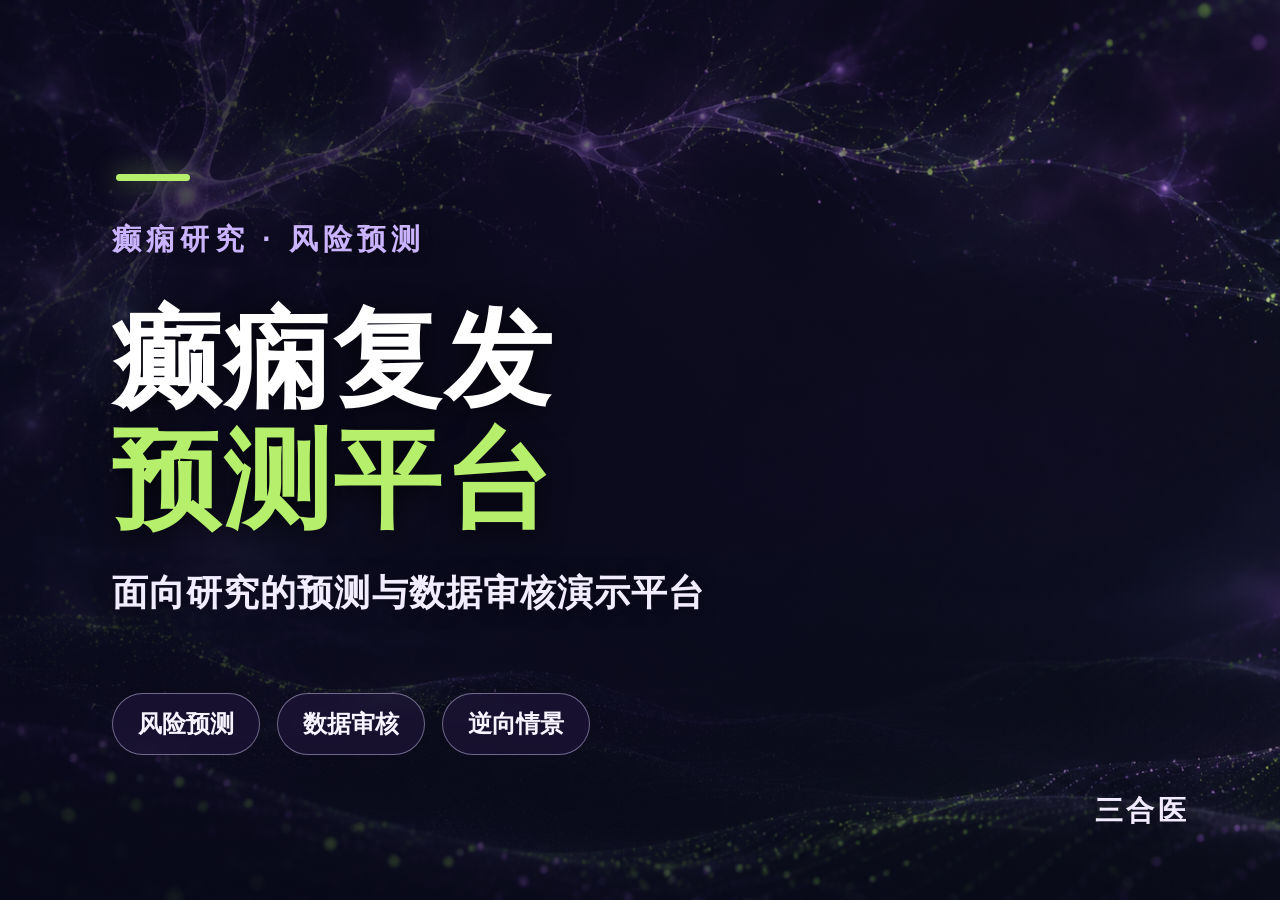
<file: cover/cover.html>
<!doctype html>
<html lang="zh-CN">
<head>
<meta charset="utf-8">
<meta name="viewport" content="width=device-width,initial-scale=1">
<title>癫痫复发预测平台封面</title>
<style>
  *{box-sizing:border-box}
  html,body{margin:0;width:1600px;height:900px;overflow:hidden}
  body{font-family:"Microsoft YaHei","Noto Sans CJK SC","PingFang SC",sans-serif;background:#0d0b1d url("../roadshow/assets/neural-background.png") center center / cover no-repeat;color:#fff}
  .shade{position:absolute;inset:0;background:linear-gradient(90deg,rgba(8,8,25,.82) 0%,rgba(8,8,25,.64) 42%,rgba(8,8,25,.18) 100%),linear-gradient(0deg,rgba(7,7,20,.30),transparent 40%)}
  .stripe{position:absolute;left:116px;top:174px;width:74px;height:7px;border-radius:8px;background:#b6ef6b;box-shadow:0 0 24px rgba(182,239,107,.52)}
  .content{position:absolute;left:112px;top:220px;width:1240px}
  .eyebrow{font-size:29px;font-weight:700;letter-spacing:.18em;color:#cbb4ff;text-shadow:0 2px 12px #0b0818}
  h1{margin:39px 0 28px;font-size:108px;line-height:1.12;font-weight:900;letter-spacing:.025em;text-shadow:0 4px 28px rgba(0,0,0,.72)}
  h1 em{font-style:normal;color:#b6ef6b}
  .sub{font-size:36px;font-weight:600;letter-spacing:.03em;color:#f2ecff;text-shadow:0 2px 18px #0b0818}
  .chips{display:flex;gap:17px;margin-top:75px}
  .chip{padding:14px 25px;border:1px solid rgba(225,210,255,.45);border-radius:50px;background:rgba(30,22,57,.68);font-size:24px;font-weight:700;color:#f7f3ff;backdrop-filter:blur(6px)}
  .brand{position:absolute;right:91px;bottom:70px;font-size:28px;font-weight:900;letter-spacing:.12em;color:#f2ebff;text-shadow:0 2px 18px #0b0818}
</style>
</head>
<body>
<div class="shade"></div>
<div class="stripe"></div>
<main class="content">
  <div class="eyebrow">癫痫研究 · 风险预测</div>
  <h1>癫痫复发<br><em>预测平台</em></h1>
  <div class="sub">面向研究的预测与数据审核演示平台</div>
  <div class="chips"><span class="chip">风险预测</span><span class="chip">数据审核</span><span class="chip">逆向情景</span></div>
</main>
<div class="brand">三合医</div>
</body>
</html>
</file>
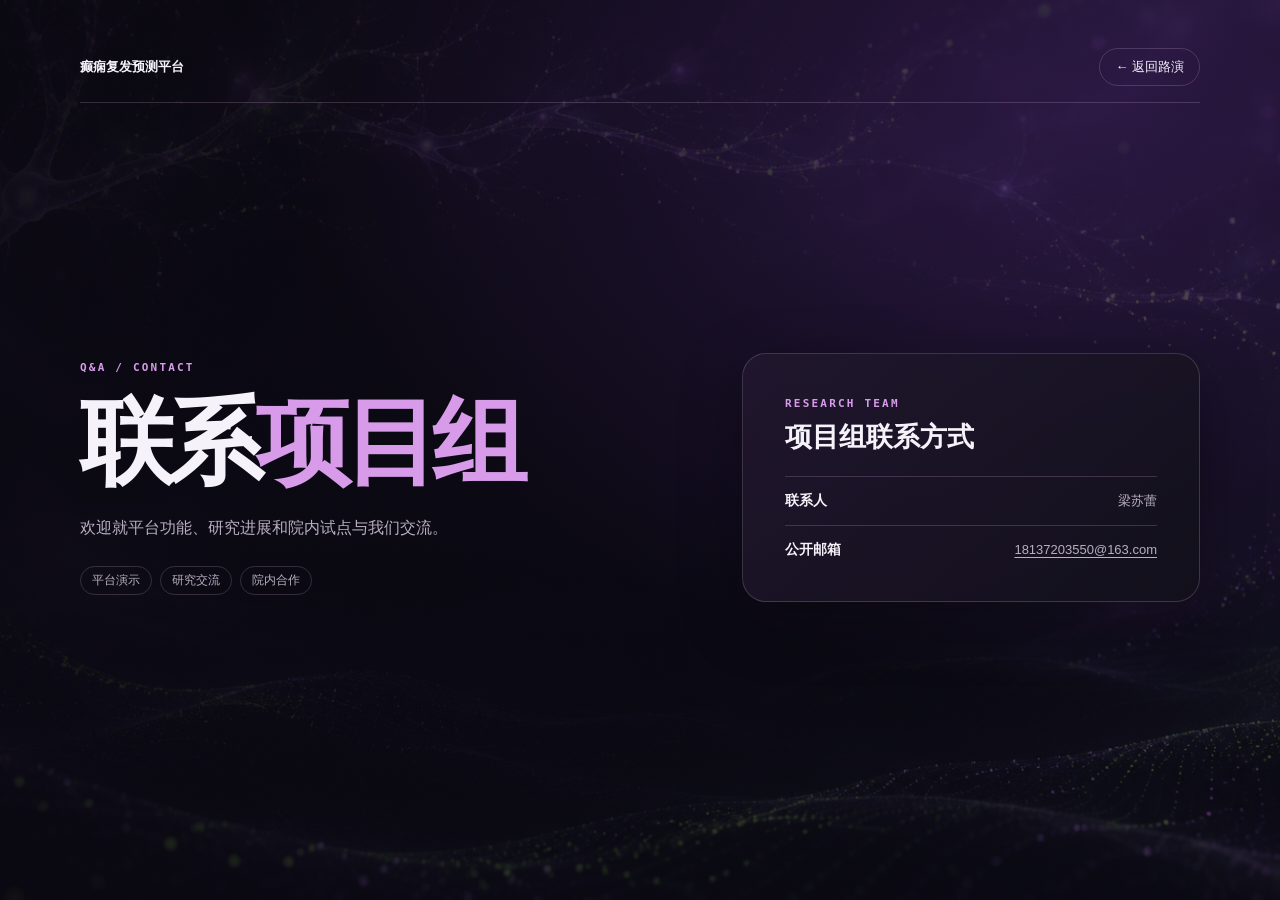
<file: roadshow/contact.html>
<!doctype html>
<html lang="zh-CN">
<head>
  <meta charset="utf-8">
  <meta name="viewport" content="width=device-width, initial-scale=1">
  <title>联系项目组 · 癫痫复发预测平台</title>
  <style>
    :root {
      color-scheme: dark;
      --ink: #f5f2fa;
      --muted: #b8afc2;
      --violet: #d79bea;
      --line: #e6c5ef30;
      font-family: "Inter Tight", "Noto Sans SC", "Microsoft YaHei", sans-serif;
    }
    * { box-sizing: border-box; }
    body {
      min-height: 100svh; margin: 0; display: flex; flex-direction: column;
      padding: clamp(16px, 4vw, 48px); color: var(--ink);
      background:
        radial-gradient(ellipse at 86% 12%, #8040c144, transparent 52%),
        linear-gradient(110deg, #0a0810f5, #0a0810aa),
        #0a0810 url("assets/neural-background.png") center / cover no-repeat;
    }
    header, main { width: min(100%, 1120px); margin-inline: auto; }
    header {
      display: flex; align-items: center; justify-content: space-between;
      gap: 12px; padding-bottom: 16px; border-bottom: 1px solid var(--line);
    }
    .brand { font-size: 13px; font-weight: 700; }
    .back {
      flex: none; padding: 9px 15px; border: 1px solid var(--line); border-radius: 999px;
      color: var(--ink); font-size: 13px; text-decoration: none;
    }
    .back:hover { background: #d79bea20; }
    .back:focus-visible { outline: 2px solid var(--violet); outline-offset: 4px; }
    main {
      display: grid; grid-template-columns: minmax(0, 1fr) minmax(280px, .8fr);
      gap: clamp(28px, 7vw, 96px); align-items: center;
      margin-block: auto; padding-block: clamp(48px, 11vh, 110px);
    }
    .eyebrow {
      margin: 0; color: var(--violet); font: 700 11px/1.5 Consolas, monospace;
      letter-spacing: .2em;
    }
    h1 {
      margin: 16px 0 20px; font-size: clamp(3.1rem, 7.4vw, 6.4rem);
      line-height: 1.07; font-weight: 900; letter-spacing: -.075em;
    }
    h1 span { color: var(--violet); }
    .intro { max-width: 28em; margin: 0; color: var(--muted); font-size: 16px; line-height: 1.8; }
    .topics { display: flex; flex-wrap: wrap; gap: 8px; padding: 0; margin: 24px 0 0; list-style: none; }
    .topics li {
      padding: 5px 11px; border: 1px solid var(--line); border-radius: 999px;
      color: var(--muted); font-size: 12px;
    }
    .contact-card {
      padding: clamp(22px, 4vw, 42px); border: 1px solid var(--line); border-radius: 24px;
      background: linear-gradient(140deg, #21172eee, #12101bed);
      box-shadow: 0 18px 60px #07060a66;
    }
    .contact-card h2 { margin: 9px 0 21px; font-size: clamp(21px, 3vw, 27px); line-height: 1.25; }
    dl { margin: 0; }
    dl div {
      display: flex; justify-content: space-between; align-items: baseline;
      flex-wrap: wrap; gap: 6px 16px; padding: 15px 0; border-top: 1px solid var(--line);
    }
    dl div:last-child { padding-bottom: 0; }
    dt { font-weight: 700; font-size: 14px; }
    dd { margin: 0; color: var(--muted); font-size: 13px; overflow-wrap: anywhere; }
    dd a { color: inherit; text-decoration-color: var(--violet); text-underline-offset: 3px; }
    dd a:focus-visible { outline: 2px solid var(--violet); outline-offset: 3px; }
    @media (max-width: 760px) {
      main { grid-template-columns: 1fr; }
    }
  </style>
</head>
<body>
  <header>
    <span class="brand">癫痫复发预测平台</span>
    <a class="back" href="index.html?intro=0">← 返回路演</a>
  </header>
  <main>
    <div>
      <p class="eyebrow" lang="en">Q&amp;A / CONTACT</p>
      <h1>联系<span>项目组</span></h1>
      <p class="intro">欢迎就平台功能、研究进展和院内试点与我们交流。</p>
      <ul class="topics" aria-label="交流方向">
        <li>平台演示</li>
        <li>研究交流</li>
        <li>院内合作</li>
      </ul>
    </div>
    <section class="contact-card" aria-labelledby="details-title">
      <p class="eyebrow" lang="en">RESEARCH TEAM</p>
      <h2 id="details-title">项目组联系方式</h2>
      <dl>
        <div><dt>联系人</dt><dd>梁苏蕾</dd></div>
        <div><dt>公开邮箱</dt><dd><a href="mailto:18137203550@163.com">18137203550@163.com</a></dd></div>
      </dl>
    </section>
  </main>
</body>
</html>
</file>
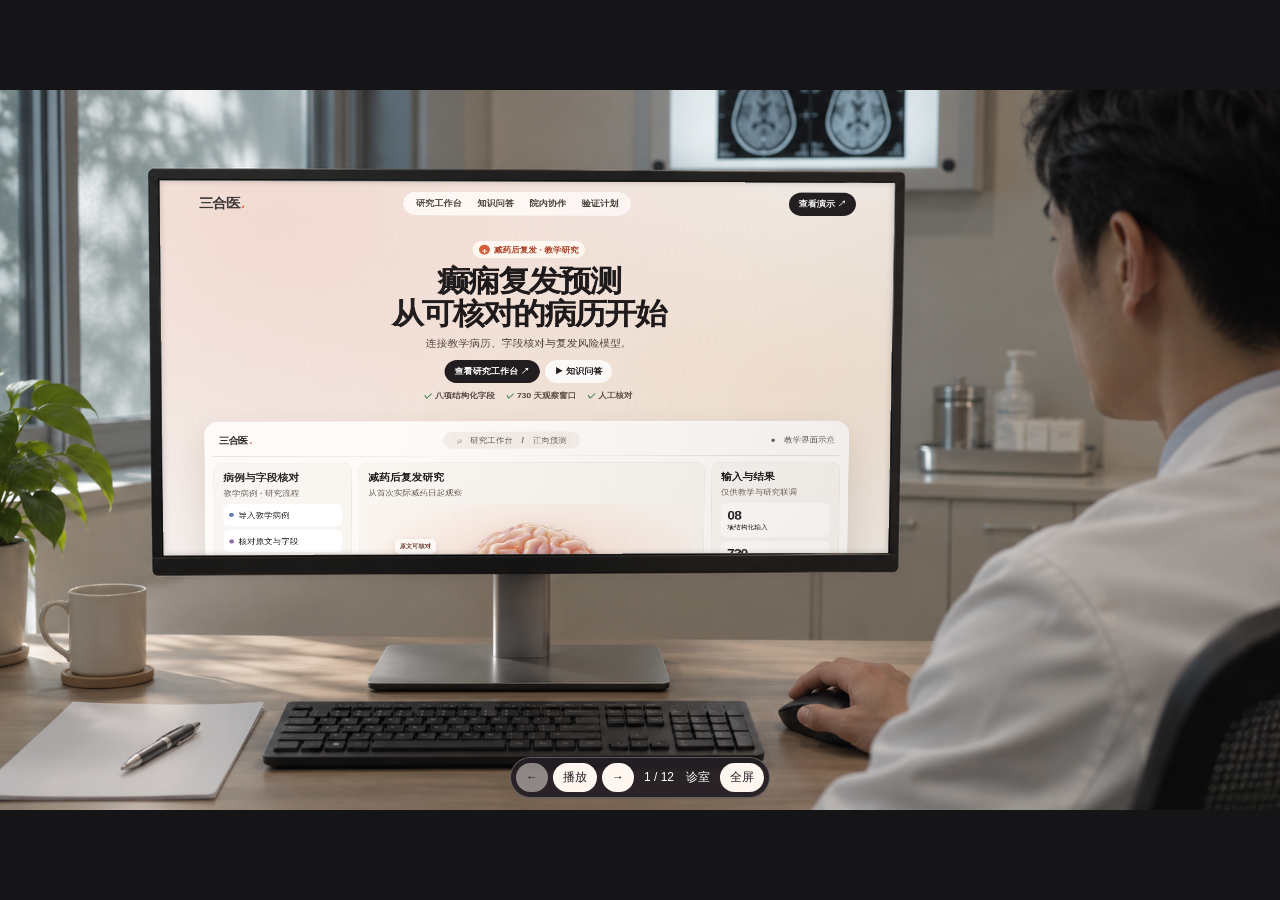
<file: roadshow/路演复刻版-三合医.html>
<!doctype html>
<html lang="zh-CN">
<head>
  <meta charset="utf-8">
  <meta name="viewport" content="width=device-width,initial-scale=1">
  <title>三合医 · 癫痫研究平台路演</title>
  <style>
    :root {
      --ink: #1e1a1b;
      --muted: #6b605c;
      --paper: #f4f0ed;
      --white: #fffdfb;
      --orange: #d65d38;
      --dark-orange: #a83e24;
      --line: #e8dfd9;
      --ease: cubic-bezier(.22,.75,.22,1);
      --font: "Microsoft YaHei UI", "PingFang SC", "Noto Sans CJK SC", sans-serif;
    }
    * { box-sizing: border-box }
    body { margin: 0; min-height: 100dvh; display: grid; place-items: center; background: #151416; font: 16px/1.55 var(--font) }
    h1, h2, h3, p { margin: 0 }
    button { font: inherit; cursor: pointer }
    button:focus-visible { outline: 3px solid var(--orange); outline-offset: 3px }
    .player {
      width: min(100vw, calc(100dvh * 16 / 9)); aspect-ratio: 16 / 9;
      position: relative; overflow: clip; background: var(--paper); color: var(--ink);
    }
    .player:fullscreen { width: 100%; height: 100%; display: grid; place-items: center; background: #151416 }
    .player:fullscreen .canvas { top: 50%; left: 50%; margin: -360px 0 0 -640px; transform-origin: center }
    .canvas { position: absolute; inset: 0 auto auto 0; width: 1280px; height: 720px; overflow: clip; transform: scale(var(--scale,1)); transform-origin: top left }
    .site { position: absolute; inset: 0 0 auto; background: var(--paper); transition: transform 1.22s var(--ease) }
    .site.cut { transition: none }
    .player[data-frozen] .canvas * { animation-play-state: paused !important }

    .desk-shot, .brand-shot { position: absolute; inset: 0; pointer-events: none; visibility: hidden; opacity: 0 }
    .desk-shot { z-index: 4; overflow: hidden }
    .desk-camera, .phone-camera { position: absolute; inset: 0; overflow: hidden }
    .desk-camera { transform-origin: 526px 278px }
    .shot-photo { width: 100%; height: 100%; display: block; object-fit: fill }
    .desk-display {
      position: absolute; inset: 0; overflow: hidden; transform-origin: 0 0;
      /* Map the 1280 × 720 layout to the photographed monitor's four inner corners. */
      transform: matrix3d(.567799341,.00200657104,0,.00000834627463,.00870430187,.515967459,0,.0000196691105,0,0,1,0,168.421053,95.642933,0,1);
      box-shadow: inset 0 0 3px #1b1717;
    }
    .desk-display::after {
      content: ""; position: absolute; inset: 0; pointer-events: none;
      background: linear-gradient(115deg,#fff2 8%,transparent 39%,#493c3612 92%);
      box-shadow: inset 0 0 12px #21191535;
    }
    .desk-display .hero { min-height: 720px }
    .desk-display .top nav,
    .desk-display :is(.top,.hero-actions) button { font-size: 16px }
    .desk-display .top nav button { font-weight: 650 }
    .desk-display .intro p { font-size: 19px; font-weight: 550; color: #514640 }
    .desk-display :is(.overline,.flags) { font-size: 15px; font-weight: 650 }
    .desk-display :is(.dash-top span,.tile small,.item) { font-size: 15px; font-weight: 550 }
    .desk-display .tile h3 { font-size: 19px }
    .player:is([data-scene="desk"],[data-scene="return"]) .desk-shot { visibility: visible; opacity: 1 }
    .player[data-scene="desk"] .desk-camera { animation: desk-drift 2.75s ease-out both }
    .player[data-scene="return"] .desk-shot { animation: shot-arrive .65s ease-out both }
    .player[data-scene="return"] .desk-camera { animation: desk-pull 1.9s var(--ease) both }
    .player[data-scene="brand"][data-previous="desk"] .desk-shot { visibility: visible; animation: desk-dissolve .94s ease both }
    .player[data-scene="brand"][data-previous="desk"] .desk-camera { animation: desk-push .94s var(--ease) both }
    @keyframes desk-drift { to { transform: scale(1.024) } }
    @keyframes desk-push {
      from { transform: scale(1.024) }
      to { transform: translate(114px,82px) scale(2.12) }
    }
    @keyframes desk-pull {
      from { transform: translate(114px,82px) scale(2.12) }
      to { transform: scale(1.024) }
    }
    @keyframes desk-dissolve { 0%,36% { opacity: 1 } to { opacity: 0 } }
    @keyframes shot-arrive { from { opacity: 0 } to { opacity: 1 } }

    .brand-shot {
      z-index: 3; background: radial-gradient(ellipse at 50% -8%,#f0ded2,transparent 55%),var(--paper);
      transition: opacity .36s ease, visibility 0s .36s;
      --dot-x: 807px;
      --dot-y: 385px;
    }
    .player:is([data-scene="brand"],[data-scene="outro"]) .brand-shot { visibility: visible; opacity: 1; transition-delay: 0s }
    .brand-name {
      position: absolute; left: 458px; top: 282px; color: #1b1818;
      font-size: 113px; font-weight: 800; line-height: 1.1; letter-spacing: -.055em; white-space: nowrap;
    }
    .brand-dot, .brand-wash {
      position: absolute; top: var(--dot-y); left: var(--dot-x); width: 21px; height: 21px;
      border-radius: 50%; background: var(--orange); margin: -10.5px;
    }
    .brand-wash { background: #f6e4da; transform: scale(0) }
    .brand-caption { position: absolute; inset: 438px 0 auto; text-align: center; color: var(--muted); font-size: 16px; letter-spacing: .15em; visibility: hidden }
    .player:is([data-scene="brand"],[data-scene="outro"]) .brand-name { animation: wordmark 1.52s .22s both }
    .player:is([data-scene="brand"],[data-scene="outro"]) .brand-dot { animation: ember 1.52s .22s both }
    .player[data-scene="brand"] .brand-wash { animation: wash .68s 2s var(--ease) forwards }
    .player[data-scene="hero"][data-previous="brand"] .brand-wash { transform: scale(90) }
    .player[data-scene="outro"] .brand-caption { visibility: visible; animation: lift .6s 1.42s var(--ease) both }
    @keyframes ember {
      0% { opacity: 0; transform: translate(-445px,-25px) scale(.35) }
      15% { opacity: 1; transform: translate(-445px,-25px) scale(1) }
      32% { transform: translate(-355px,-17px) scale(.84) }
      64% { transform: translate(4px,0) scale(1.18) }
      81%,100% { transform: translate(0,0) scale(1) }
    }
    @keyframes wordmark {
      0%,32% { clip-path: inset(0 100% 0 0); opacity: .5 }
      66%,100% { clip-path: inset(0); opacity: 1 }
    }
    @keyframes wash { from { transform: scale(.98); background: var(--orange) } to { transform: scale(90); background: #f6e4da } }

    .hero {
      min-height: 1060px; overflow: hidden; position: relative; isolation: isolate;
      background: radial-gradient(ellipse at 14% 7%,#efd5cb,transparent 58%),radial-gradient(ellipse at 84% 40%,#f5e4d3,transparent 58%),linear-gradient(#f6f1ed,var(--paper) 86%);
    }
    .top { height: 83px; display: flex; align-items: center; justify-content: space-between; padding: 0 67px }
    .wordmark { font-weight: 850; font-size: 25px; letter-spacing: -.07em; line-height: 1; white-space: nowrap }
    .wordmark i { color: var(--orange); font-style: normal; margin-left: 3px }
    .top nav { display: flex; gap: 27px; background: #fffaf8e6; border-radius: 60px; padding: 10px 22px; font-size: 13px }
    .top nav button { background: transparent; border: 0; padding: 0; color: #4a403c }
    .top nav button:hover { color: var(--dark-orange) }
    .dark-btn, .light-btn { display: inline-flex; gap: 8px; align-items: center; justify-content: center; border: 0; border-radius: 50px; padding: 10px 17px; font-size: 13px; font-weight: 700 }
    .dark-btn { color: #fff; background: #211d20 }
    .light-btn { color: #211d20; background: var(--white) }
    .dark-btn:hover, .light-btn:hover { box-shadow: 0 0 0 2px var(--orange) }
    .intro { text-align: center; padding-top: 30px }
    .overline { display: inline-flex; align-items: center; gap: 7px; border-radius: 50px; padding: 5px 11px; background: #fff8f1; color: var(--dark-orange); font-size: 12px; font-weight: 700 }
    .overline b { display: grid; place-items: center; width: 19px; height: 19px; color: white; background: var(--orange); border-radius: 50% }
    h1 { margin: 12px 0 10px; font-size: 57px; line-height: 1.1; letter-spacing: -.065em; font-weight: 730 }
    h1 span { display: block }
    .intro p, .center p { color: var(--muted); font-size: 16px; line-height: 1.65 }
    .hero-actions { display: flex; gap: 9px; justify-content: center; margin: 17px 0 12px }
    .flags { display: flex; gap: 20px; justify-content: center; color: #594c44; font-size: 11px }
    .flags span::before { content: "✓"; color: #2a7648; font-weight: 900; margin-right: 4px }
    .intro.is-active .headline-line { overflow: hidden }
    .intro.is-active .headline-line span { animation: headline .78s calc(var(--delay,0s) + .04s) var(--ease) both }
    @keyframes headline { from { opacity: 0; transform: translateY(72%); filter: blur(8px) } to { opacity: 1; transform: none; filter: none } }

    .dashboard {
      --enter: .42s; position: relative; margin: 39px 73px 0; padding: 14px;
      border: 1px solid white; border-radius: 25px; background: #fdfbf8;
      box-shadow: 0 22px 55px #5a372e29;
    }
    .intro.is-active + .dashboard { animation: lift 1.02s .72s var(--ease) both }
    .dash-top { display: flex; justify-content: space-between; align-items: center; padding: 5px 10px 14px; border-bottom: 1px solid var(--line) }
    .dash-top .wordmark { font-size: 18px }
    .dash-top span, .tile small { color: var(--muted); font-size: 12px }
    .dash-top .quick { min-width: 240px; padding: 5px 12px; background: #f4ede8; border-radius: 30px; text-align: center }
    .dash-grid { display: grid; grid-template-columns: 242px 1fr 228px; gap: 12px; padding-top: 12px }
    .tile { min-width: 0; padding: 16px; background: #f9f5f1; border: 1px solid #f1e8e0; border-radius: 16px }
    .tile h3 { font-size: 16px; line-height: 1.3; margin-bottom: 5px }
    .item { display: flex; align-items: center; gap: 8px; margin-top: 8px; padding: 10px; border-radius: 9px; background: #fff; font-size: 12px }
    .dot { width: 8px; height: 8px; flex: none; border-radius: 50%; background: var(--orange) }
    .dot.green { background: #4c9263 }
    .dot.blue { background: #5975b6 }
    .dot.purple { background: #8765a9 }
    .excerpt { margin-top: 11px; padding: 13px 11px; border-radius: 11px; background: #f3e4da; color: #543e35; font-size: 12px }
    .excerpt b { display: block; margin: 4px 0 }
    .excerpt mark { padding: 0 2px; background: #fbdac4; color: inherit }
    .dashboard.is-active .excerpt mark { animation: underline 1.1s 1.35s both }
    @keyframes underline { from { background: transparent } to { background: #f9cbb0 } }
    .neuro {
      height: 306px; position: relative; isolation: isolate; overflow: hidden; display: grid; place-items: center; margin-top: 10px;
      border-radius: 13px; background: radial-gradient(ellipse at 52% 46%,#f6dbcc,#fbf3ed 72%);
    }
    .neuro img { width: 345px; height: 290px; object-fit: contain; filter: drop-shadow(0 16px 17px #7d53383b) }
    .dashboard.is-active .neuro img { animation: brain-arrive 1.38s .61s var(--ease) both, breathe 4.4s 2s ease-in-out infinite }
    @keyframes brain-arrive { from { opacity: 0; transform: translateY(18px) scale(.91) } to { opacity: 1; transform: none } }
    @keyframes breathe { 50% { transform: translateY(-6px) } }
    .neuro::before {
      content: ""; position: absolute; z-index: -1; inset: 17px 65px; border-radius: 50%;
      background: repeating-radial-gradient(ellipse at center,transparent 0 31px,#ad6e4d21 32px,transparent 33px 54px);
      mask-image: radial-gradient(ellipse,#000 23%,transparent 73%);
    }
    .neuro .tag { position: absolute; padding: 6px 9px; border-radius: 9px; background: #fffaf8; box-shadow: 0 4px 13px #67423425; color: #6e4433; font-size: 11px; font-weight: 700 }
    .tag.one { top: 22%; left: 8% }
    .tag.two { bottom: 17%; right: 7% }
    .stat { margin-top: 9px; padding: 10px 12px; border-radius: 11px; background: var(--white); font-size: 12px }
    .stat b { display: block; color: #272026; font-size: 24px; line-height: 1.16; letter-spacing: -.05em }

    .section { --enter: .56s; height: 720px; overflow: hidden; padding: 58px 72px; background: var(--paper) }
    .center { text-align: center }
    .center h2 { margin: 12px 0; font-size: 47px; line-height: 1.18; letter-spacing: -.055em; font-weight: 730 }
    .metric-section { display: grid; align-content: center; padding-bottom: 91px; background: radial-gradient(ellipse at 50% 0,#f7e8df,transparent 72%),var(--paper) }
    .metric-section h2 { margin-bottom: 7px; font-size: 43px }
    .metric-grid { display: grid; grid-template-columns: repeat(4,1fr); gap: 18px; margin: 31px 0 18px }
    .metric {
      position: relative; min-height: 154px; padding: 21px 24px; overflow: hidden;
      background: #fffdfbdf; border: 1px solid #fff; border-radius: 24px; box-shadow: 0 12px 27px #6b462b09;
    }
    .metric span { display: block; color: var(--muted); font-size: 13px }
    .metric strong { display: inline-block; margin-bottom: 4px; font: 650 47px/1.18 "Segoe UI", var(--font); letter-spacing: -.045em; font-variant-numeric: tabular-nums }
    .metric strong small { font: 650 19px var(--font); letter-spacing: 0 }
    .metric-section.is-active .metric strong { animation: lift .64s calc(var(--enter) + var(--delay) + .22s) var(--ease) both }
    .metric-section.is-active .metric::after {
      content: ""; position: absolute; inset: auto auto 16px 24px; width: 31px; height: 2px; background: var(--orange);
      transform-origin: left; animation: draw .52s calc(var(--enter) + var(--delay) + .36s) var(--ease) both;
    }
    @keyframes draw { from { transform: scaleX(0) } to { transform: scaleX(1) } }
    .footnote { color: #6e5e56; text-align: center; font-size: 13px }
    .feature-grid, .role-grid, .plan-grid { display: grid; gap: 15px; margin-top: 33px }
    .feature-grid, .plan-grid { grid-template-columns: repeat(3,1fr) }
    .role-grid { grid-template-columns: repeat(4,1fr) }
    .feature, .role, .plan { min-height: 178px; padding: 23px; background: var(--white); border: 1px solid #fff; border-radius: 18px }
    .feature h3, .role h3, .plan h3 { margin: 13px 0 7px; font-size: 20px }
    .feature p, .role p, .plan p { color: var(--muted); font-size: 14px }
    .icon { display: grid; place-items: center; width: 36px; height: 36px; border-radius: 10px; background: #f9dfd0; color: var(--dark-orange); font-weight: 750 }
    .role:nth-child(2) .icon { background: #dfe9fa; color: #284c86 }
    .role:nth-child(3) .icon { background: #eee4f8; color: #67388d }
    .role:nth-child(4) .icon { background: #e1ecdd; color: #316c47 }
    .strip, .ending { display: flex; justify-content: space-between; align-items: center; margin-top: 23px; padding: 20px 26px; border-radius: 19px }
    .strip { background: #f6e3d6; color: #3f3128; font-size: 14px }
    .strip b { font-size: 20px }
    .plan.featured { background: #241e23; color: #fff7ef }
    .plan.featured p { color: #e0d4ce }
    .ending { color: #fff7ef; background: linear-gradient(120deg,#b84428,#d7623e); font-size: 14px }
    .ending strong { font-size: 24px }

    .dark-section { padding: 34px 40px }
    .ai {
      height: 652px; display: grid; grid-template-columns: 1fr .91fr; align-items: center; gap: 63px;
      padding: 55px 68px; border-radius: 35px; color: #fff9f2;
      background: radial-gradient(ellipse at 0 0,#704331,transparent 55%),radial-gradient(ellipse at 100% 100%,#72482e,transparent 47%),#1c191e;
    }
    .ai .overline { background: #ffffff20; color: #ffe0d0 }
    .ai h2, .mobile-copy h2 { margin: 16px 0 13px; font-size: 51px; line-height: 1.15; letter-spacing: -.05em; font-weight: 730 }
    .ai p { max-width: 30em; color: #e2d7d0; font-size: 15px }
    .prompt { margin-top: 10px; padding: 10px 14px; border-radius: 50px; border: 1px solid #ffffff30; background: #ffffff0e; color: #fff3ee; font-size: 13px }
    .chat { min-height: 399px; position: relative; padding: 14px; border-radius: 24px; background: radial-gradient(ellipse at 68% 32%,#f0d5c1,transparent 65%),#f5ede8; color: #2d2524; box-shadow: 0 18px 46px #0006 }
    .chat header { display: flex; justify-content: space-between; padding: 7px 8px 13px; border-bottom: 1px solid white; font-size: 13px }
    .bubble { margin: 13px 24px 0 0; padding: 12px; border-radius: 12px; background: #fffefa; font-size: 13px }
    .bubble.question { margin: 15px 0 0 29px; background: #251e23; color: white }
    .bubble small { display: block; margin-top: 7px; color: #875038 }
    .chat footer { position: absolute; inset: auto 14px 14px; padding: 10px 13px; border-radius: 20px; background: #fffefa; color: #665651; font-size: 13px }
    .chat footer b { float: right; color: var(--dark-orange) }

    .mobile-section { position: relative; padding: 0; background: #564236 }
    .phone-camera { transform-origin: 73% 48% }
    .mobile-section.is-active .phone-camera { animation: phone-drift 4.65s ease-out both }
    @keyframes phone-drift { to { transform: scale(1.048) } }
    .mobile-section::after {
      content: ""; position: absolute; inset: 0; pointer-events: none;
      background: linear-gradient(90deg,#1c1715d9,#2019159c 32%,#211a1600 59%);
    }
    .mobile-copy { position: absolute; z-index: 1; top: 214px; left: 80px; max-width: 520px; color: #fff8f1 }
    .mobile-copy p { max-width: 345px; color: #f2e8df; font-size: 15px }
    .mobile-copy .overline { background: #38251ec2; color: #ffdfd0; border: 1px solid #ffffff41 }
    .mobile-copy .light-btn { margin-top: 20px }
    .phone-screen {
      position: absolute; top: 7.84%; left: 62.15%; width: 20.49%; height: 78.05%;
      overflow: hidden; border-radius: 29px; background: #f7f1eb; color: #292020;
      clip-path: polygon(0 0,100% 0,100% 84.1%,97% 84%,93% 84.5%,89% 86%,87.4% 88.2%,87.2% 91%,89% 94.7%,93.6% 100%,0 100%);
    }
    .phone-screen::before { content: ""; position: absolute; z-index: 2; top: 13px; left: 50%; width: 50px; height: 10px; transform: translateX(-50%); background: #211e1c; border-radius: 15px }
    .phone-screen::after { content: ""; position: absolute; inset: 0; background: linear-gradient(112deg,#fff3,transparent 32%,#b1917111 73%); pointer-events: none }
    .phone-status { display: flex; justify-content: space-between; padding: 12px 24px 6px; font-size: 10px; font-weight: 750 }
    .phone-viewport { position: absolute; inset: 40px 0 0; overflow: hidden }
    .phone-track { display: flex; height: 100%; transition: transform .65s var(--ease) }
    .phone-panel { position: relative; flex: 0 0 100%; min-width: 0; padding: 14px 16px; background: linear-gradient(#faeee5 0,#f7f1eb 72%) }
    .phone-panel .wordmark { font-size: 17px }
    .phone-panel h3 { margin: 19px 0 6px; font-size: 25px; line-height: 1.2; letter-spacing: -.05em }
    .phone-panel p { color: var(--muted); font-size: 11px }
    .phone-note { margin-top: 11px; padding: 11px; border: 1px solid white; border-radius: 11px; background: #fffaf7; font-size: 12px; line-height: 1.5 }
    .phone-note b { display: block; color: #7e4232; margin-bottom: 4px }
    .phone-tab { position: absolute; left: 16px; right: 39px; bottom: 62px; padding: 8px 9px; border-radius: 20px; background: #2c2225; color: #fff8f0; font-size: 11px; text-align: center }
    .phone-tap { position: absolute; right: 22%; bottom: 13%; width: 23px; height: 23px; border: 2px solid #fcd0b8; border-radius: 50%; opacity: 0 }
    .mobile-section.is-active .phone-tap { animation: tap .64s 2.05s both }
    .mobile-section.is-active .phone-track { animation: phone-open .69s 2.43s var(--ease) both }
    .mobile-section[data-phone-view] :is(.phone-track,.phone-tap) { animation: none }
    .mobile-section[data-phone-view="checklist"] .phone-track { transform: translateX(-100%) }
    @keyframes phone-open { to { transform: translateX(-100%) } }
    @keyframes tap { 0% { opacity: 0; transform: scale(.54) } 24% { opacity: .86 } to { opacity: 0; transform: scale(2.12) } }

    .is-active .reveal {
      animation: lift .78s calc(var(--enter,0s) + var(--delay,0s)) var(--ease) both;
    }
    @keyframes lift {
      from { opacity: 0; transform: translateY(19px) scale(.985); filter: blur(5px) }
      to { opacity: 1; transform: none; filter: none }
    }
    .controls {
      position: absolute; z-index: 5; inset: auto auto 12px 50%; transform: translateX(-50%);
      display: flex; align-items: center; gap: 5px; padding: 5px; white-space: nowrap;
      border: 1px solid #ffffff45; border-radius: 50px; background: #241f24ed; color: #fff; font-size: 12px;
    }
    .controls button { border: 0; border-radius: 40px; padding: 5px 10px; background: #fff6ef; color: #211e24; font-size: 12px }
    .controls button:hover:not(:disabled) { background: #ffdfcd }
    .controls button:disabled { opacity: .48; cursor: default }
    .controls output { padding: 0 5px }
    .record .controls { display: none }
    @media (prefers-reduced-motion: reduce) {
      *, *::before, *::after { animation: none !important; transition: none !important }
      .player[data-scene="brand"][data-previous="desk"] .desk-shot { visibility: hidden }
    }
  </style>
</head>
<body>
  <div class="player" aria-label="三合医路演播放器">
    <div class="canvas">
      <main class="site">
        <section class="hero" id="hero" aria-label="平台首页">
          <header class="top">
            <div class="wordmark">三合医<i>.</i></div>
            <nav aria-label="演示导航">
              <button type="button" data-jump="dashboard">研究工作台</button>
              <button type="button" data-jump="evidence">知识问答</button>
              <button type="button" data-jump="roles">院内协作</button>
              <button type="button" data-jump="roadmap">验证计划</button>
            </nav>
            <button class="dark-btn" type="button" data-jump="dashboard">查看演示 ↗</button>
          </header>
          <div class="intro" id="home-intro">
            <span class="overline reveal"><b>＋</b> 减药后复发 · 教学研究</span>
            <h1><span class="headline-line"><span>癫痫复发预测</span></span><span class="headline-line"><span style="--delay:.12s">从可核对的病历开始</span></span></h1>
            <p class="reveal" style="--delay:.24s">连接教学病历、字段核对与复发风险模型。</p>
            <div class="hero-actions reveal" style="--delay:.35s">
              <button class="dark-btn" type="button" data-jump="dashboard">查看研究工作台 ↗</button>
              <button class="light-btn" type="button" data-jump="evidence">▶ 知识问答</button>
            </div>
            <div class="flags reveal" style="--delay:.47s"><span>八项结构化字段</span><span>730 天观察窗口</span><span>人工核对</span></div>
          </div>
          <div class="dashboard" id="dashboard">
            <header class="dash-top">
              <b class="wordmark">三合医<i>.</i></b><span class="quick">⌕　研究工作台　/　正向预测</span><span>●　教学界面示意</span>
            </header>
            <div class="dash-grid">
              <article class="tile reveal">
                <h3>病例与字段核对</h3><small>教学病例 · 研究流程</small>
                <div class="item"><i class="dot blue"></i>导入教学病例</div>
                <div class="item"><i class="dot purple"></i>核对原文与字段</div>
                <div class="item"><i class="dot green"></i>人工确认八项输入</div>
                <div class="item"><i class="dot"></i>查看模型输出</div>
                <div class="excerpt reveal" style="--delay:.52s">
                  <small>教学原文片段</small>
                  <b>脑电图可见<mark>癫痫样放电</mark>。</b>
                  EEG 癫痫样异常 · 待人工确认
                </div>
              </article>
              <article class="tile reveal" style="--delay:.11s">
                <h3>减药后复发研究</h3><small>从首次实际减药日起观察</small>
                <div class="neuro">
                  <img src="assets/sanhe-brain-illustration.png" alt="脑部示意图">
                  <span class="tag one reveal" style="--delay:.43s">原文可核对</span>
                  <span class="tag two reveal" style="--delay:.59s">模型支持范围</span>
                </div>
              </article>
              <article class="tile reveal" style="--delay:.23s">
                <h3>输入与结果</h3><small>仅供教学与研究联调</small>
                <div class="stat"><b>08</b>项结构化输入</div>
                <div class="stat"><b>730</b>天复发观察窗口</div>
                <div class="item"><i class="dot green"></i>教学合成数据</div>
                <div class="item"><i class="dot blue"></i>训练支持范围检查</div>
                <div class="item"><i class="dot purple"></i>保留结果与模型版本</div>
              </article>
            </div>
          </div>
        </section>

        <section class="section metric-section" id="metrics" aria-labelledby="metrics-title">
          <div class="center reveal">
            <span class="overline">epi-relapse-730d@0.4.1</span>
            <h2 id="metrics-title">正向模型的数据与结果</h2>
            <p>减药后 730 天复发预测 · 教学合成数据</p>
          </div>
          <!-- Values come from baseline_runtime/model/model_meta.json for epi-relapse-730d@0.4.1. -->
          <div class="metric-grid">
            <article class="metric reveal" style="--delay:.10s"><strong>730 <small>天</small></strong><span>复发观察窗口</span></article>
            <article class="metric reveal" style="--delay:.19s"><strong>4,000</strong><span>教学合成样本总数</span></article>
            <article class="metric reveal" style="--delay:.28s"><strong>0.767</strong><span>AUC · 内部测试</span></article>
            <article class="metric reveal" style="--delay:.37s"><strong>0.1508</strong><span>Brier · 内部测试</span></article>
          </div>
          <p class="footnote reveal" style="--delay:.48s">AUC 与 Brier 来自合成数据的内部测试集。真实队列性能待独立验证。</p>
        </section>

        <section class="section" id="features">
          <div class="center reveal"><span class="overline">研究场景</span><h2>从病历字段到研究证据</h2><p>核对输入，比较假设情景，追溯资料出处。</p></div>
          <div class="feature-grid">
            <article class="feature reveal" style="--delay:.12s"><span class="icon">↗</span><h3>正向预测</h3><p>核对八项输入，查看教学模型输出和训练支持范围。</p></article>
            <article class="feature reveal" style="--delay:.21s"><span class="icon">⇄</span><h3>逆向情景</h3><p>固定已知事实，比较限定字段变化下的假设情景。</p></article>
            <article class="feature reveal" style="--delay:.30s"><span class="icon">⊕</span><h3>知识图谱</h3><p>浏览 D13 卒中后癫痫资料、相关实体与证据来源。</p></article>
          </div>
          <div class="strip reveal" style="--delay:.39s"><b>研究记录可回看</b><span>保留原文、人工确认和模型版本。</span></div>
        </section>

        <section class="section dark-section" id="evidence">
          <div class="ai">
            <div class="reveal">
              <span class="overline">✦ 知识问答</span><h2>提出问题，<br>找到可核对的证据</h2>
              <p>从问题进入 D13 资料，查看原始陈述与来源。</p>
              <div class="prompt reveal" style="--delay:.23s">⌕　NIHSS 与卒中后癫痫有什么关系？</div>
              <div class="prompt reveal" style="--delay:.36s">⌕　SeLECT 的评分变量有哪些？</div>
            </div>
            <div class="chat reveal" style="--delay:.18s">
              <header><b>● 研究资料助手</b><span>检索界面示意</span></header>
              <div class="bubble question reveal" style="--delay:.48s">NIHSS 与卒中后癫痫相关资料在哪里？</div>
              <div class="bubble reveal" style="--delay:.75s"><b>检索范围 · D13 研究资料</b><br>打开匹配条目，查看原始陈述与来源。<small>证据卡片 ↗　原始资料 ↗</small></div>
              <div class="bubble reveal" style="--delay:.98s">生成式回答待接入。</div>
              <footer>⌕　输入研究问题 <b>➜</b></footer>
            </div>
          </div>
        </section>

        <section class="section" id="roles">
          <div class="center reveal"><span class="overline">院内研究流程</span><h2>从录入到结果复核</h2><p>每一步都能核对数据来源和操作记录。</p></div>
          <div class="role-grid">
            <article class="role reveal" style="--delay:.1s"><span class="icon">01</span><h3>数据录入</h3><p>导入教学数据，检查格式与必填字段。</p></article>
            <article class="role reveal" style="--delay:.2s"><span class="icon">02</span><h3>人工核对</h3><p>确认字段含义与来源，记录异常。</p></article>
            <article class="role reveal" style="--delay:.3s"><span class="icon">03</span><h3>模型运行</h3><p>检查研究配置与结果适用范围。</p></article>
            <article class="role reveal" style="--delay:.4s"><span class="icon">04</span><h3>结果复核</h3><p>按授权查看、复核及导出结果。</p></article>
          </div>
        </section>

        <section class="section mobile-section" id="mobile">
          <div class="phone-camera" aria-hidden="true">
            <img class="shot-photo" src="assets/sanhe-clinic-phone.png" alt="">
            <div class="phone-screen">
              <div class="phone-status"><span>9:41</span><span>▴ ▰</span></div>
              <div class="phone-viewport"><div class="phone-track">
                <div class="phone-panel">
                  <b class="wordmark">三合医<i>.</i></b><h3>我的就诊准备</h3><p>记录近况，整理想问医生的问题。</p>
                  <div class="phone-note"><b>近期记录</b>整理发生时间和当时的情况</div>
                  <div class="phone-note"><b>就诊问题清单</b>把想问的问题集中到一处</div>
                  <div class="phone-tab">打开问题清单　↗</div>
                </div>
                <div class="phone-panel">
                  <b class="wordmark">三合医<i>.</i></b><h3>就诊问题清单</h3><p>就诊时和医生一起核对。</p>
                  <div class="phone-note"><b>01　复诊资料</b>这次需要带哪些检查报告？</div>
                  <div class="phone-note"><b>02　发作记录</b>近期出现的情况应该怎么记录？</div>
                  <div class="phone-note"><b>03　随访安排</b>下次复诊前要准备什么？</div>
                </div>
              </div></div>
              <div class="phone-tap"></div>
            </div>
          </div>
          <div class="mobile-copy">
            <span class="overline reveal">移动端概念演示</span>
            <h2 class="reveal" style="--delay:.13s">把想问医生的问题，<br>带到诊室</h2>
            <p class="reveal" style="--delay:.24s">就诊前整理近期记录和问题清单，见到医生时直接打开。</p>
            <button class="light-btn reveal" id="open-phone" type="button" style="--delay:.35s" aria-pressed="false">查看就诊清单 ↗</button>
          </div>
        </section>

        <section class="section" id="roadmap">
          <div class="center reveal"><span class="overline">下一阶段</span><h2>从教学联调到独立验证</h2><p>明确字段来源、模型版本与验证边界。</p></div>
          <div class="plan-grid">
            <article class="plan reveal" style="--delay:.1s"><span class="icon">01</span><h3>规范字段</h3><p>补齐定义、来源和人工复核流程。</p></article>
            <article class="plan featured reveal" style="--delay:.2s"><span class="icon">02</span><h3>锁定模型版本</h3><p>在独立样本中验证表现与适用范围。</p></article>
            <article class="plan reveal" style="--delay:.3s"><span class="icon">03</span><h3>院内协作</h3><p>完善数据接入、权限与研究记录。</p></article>
          </div>
          <div class="ending reveal" style="--delay:.4s"><div><strong>三合医 · 癫痫研究平台</strong><p>教学合成模型 · 仅供研究联调，不用于临床决策</p></div><b>谢谢观看</b></div>
        </section>
      </main>
      <div class="brand-shot" aria-hidden="true">
        <div class="brand-name">三合医</div><div class="brand-dot"></div>
        <p class="brand-caption">癫痫研究平台 · 仅供研究联调</p>
        <div class="brand-wash"></div>
      </div>
      <div class="desk-shot" aria-hidden="true" inert>
        <div class="desk-camera">
          <img class="shot-photo" src="assets/sanhe-clinic-desk.png" alt="">
          <div class="desk-display"></div>
        </div>
      </div>
    </div>
    <div class="controls" aria-label="播放控制">
      <button id="prev" type="button" aria-label="上一幕">←</button>
      <button id="play" type="button" aria-pressed="false">播放</button>
      <button id="next" type="button" aria-label="下一幕">→</button>
      <output id="position" aria-live="off"></output>
      <button id="full" type="button">全屏</button>
    </div>
  </div>
  <script>
    const player = document.querySelector(".player");
    const site = document.querySelector(".site");
    const hero = document.querySelector("#hero");
    const mobile = document.querySelector("#mobile");
    const openPhone = document.querySelector("#open-phone");
    const phoneTrack = document.querySelector(".phone-track");
    const play = document.querySelector("#play");
    const prev = document.querySelector("#prev");
    const next = document.querySelector("#next");
    const record = new URLSearchParams(location.search).get("record") === "1";
    const scenes = [
      { id: "desk", label: "诊室", duration: 2800 },
      { id: "brand", label: "三合医", duration: 2700 },
      { id: "hero", label: "平台首页", target: "home-intro", duration: 3100 },
      { id: "dashboard", label: "研究工作台", target: "dashboard", offset: 42, duration: 3800 },
      { id: "metrics", label: "模型数据", target: "metrics", duration: 3400 },
      { id: "features", label: "研究场景", target: "features", duration: 2900 },
      { id: "evidence", label: "知识问答", target: "evidence", duration: 3400 },
      { id: "roles", label: "院内协作", target: "roles", duration: 2800 },
      { id: "mobile", label: "移动端构想", target: "mobile", duration: 4700 },
      { id: "roadmap", label: "验证计划", target: "roadmap", duration: 3100 },
      { id: "return", label: "回到诊室", duration: 2000 },
      { id: "outro", label: "片尾", duration: 2500 }
    ];

    // Use the same homepage markup inside the monitor and in the full-frame scene.
    const monitorHero = hero.cloneNode(true);
    monitorHero.removeAttribute("id");
    monitorHero.querySelectorAll("[id]").forEach(element => element.removeAttribute("id"));
    document.querySelector(".desk-display").append(monitorHero);

    let index = -1;
    let activeTarget;
    let playing = false;
    let timer;
    let deadline;
    let remaining;

    function fit() {
      const scale = Math.min(player.clientWidth / 1280, player.clientHeight / 720);
      player.style.setProperty("--scale", scale);
    }

    function stopTimer() {
      if (timer === undefined) return;
      clearTimeout(timer);
      timer = undefined;
      remaining = Math.max(0, deadline - performance.now());
    }

    function schedule() {
      stopTimer();
      if (!playing || document.hidden) return;
      deadline = performance.now() + remaining;
      timer = setTimeout(() => {
        timer = undefined;
        if (index < scenes.length - 1) go(index + 1);
        else setPlaying(false, false);
      }, remaining);
    }

    function labelPhone(open) {
      openPhone.setAttribute("aria-pressed", String(open));
      openPhone.textContent = open ? "返回就诊准备 ↖" : "查看就诊清单 ↗";
    }

    function go(to) {
      const scene = scenes[to];
      if (!scene || index === to) return;
      stopTimer();
      const previous = scenes[index];
      index = to;
      remaining = scene.duration;
      const target = document.getElementById(scene.target);
      activeTarget?.classList.remove("is-active");
      activeTarget = target;
      mobile.removeAttribute("data-phone-view");
      labelPhone(false);
      player.removeAttribute("data-frozen");
      player.dataset.previous = previous?.id ?? "";
      player.dataset.scene = scene.id;
      const section = target?.closest("section");
      for (const item of site.querySelectorAll("section")) item.inert = item !== section;
      hero.querySelector(".top").inert = scene.id !== "hero";
      hero.querySelector(".intro").inert = scene.id !== "hero";

      const scrolls = previous?.target && scene.target && Math.abs(scenes.indexOf(previous) - to) === 1;
      site.classList.toggle("cut", !scrolls);
      const y = scene.id === "hero" || !target ? 0 : target.offsetTop - (scene.offset ?? 0);
      site.style.transform = "translate3d(0," + -y + "px,0)";
      activeTarget?.classList.add("is-active");
      prev.disabled = to === 0;
      next.disabled = to === scenes.length - 1;
      document.querySelector("#position").textContent = (to + 1) + " / " + scenes.length + "　" + scene.label;
      schedule();
    }

    function setPlaying(value, freeze = true) {
      playing = value;
      if (playing && index === scenes.length - 1) go(0);
      player.toggleAttribute("data-frozen", !playing && freeze);
      play.textContent = playing ? "暂停" : "播放";
      play.setAttribute("aria-pressed", String(playing));
      schedule();
    }

    function jump(to) {
      if (!scenes[to] || to === index) return;
      setPlaying(false, false);
      go(to);
    }

    new ResizeObserver(fit).observe(player);
    fit();
    player.classList.toggle("record", record);
    go(0);
    if (record) setPlaying(true);
    player.querySelectorAll(".site [data-jump]").forEach(button => {
      button.addEventListener("click", () => jump(scenes.findIndex(scene => scene.id === button.dataset.jump)));
    });
    openPhone.addEventListener("click", () => {
      const open = openPhone.getAttribute("aria-pressed") === "false";
      mobile.dataset.phoneView = open ? "checklist" : "home";
      labelPhone(open);
    });
    phoneTrack.addEventListener("animationend", event => {
      if (event.animationName === "phone-open") labelPhone(true);
    });
    prev.addEventListener("click", () => jump(index - 1));
    next.addEventListener("click", () => jump(index + 1));
    play.addEventListener("click", () => setPlaying(!playing));
    document.querySelector("#full").addEventListener("click", () => {
      const toggle = document.fullscreenElement ? document.exitFullscreen() : player.requestFullscreen();
      toggle.catch(() => {});
    });
    document.addEventListener("visibilitychange", () => {
      if (playing) player.toggleAttribute("data-frozen", document.hidden);
      schedule();
    });
    addEventListener("keydown", event => {
      if (event.key === "ArrowRight") jump(index + 1);
      if (event.key === "ArrowLeft") jump(index - 1);
      if (event.code === "Space" && !(event.target instanceof HTMLButtonElement)) {
        event.preventDefault();
        setPlaying(!playing);
      }
      if (event.key.toLowerCase() === "f") document.querySelector("#full").click();
    });
  </script>
</body>
</html>
</file>
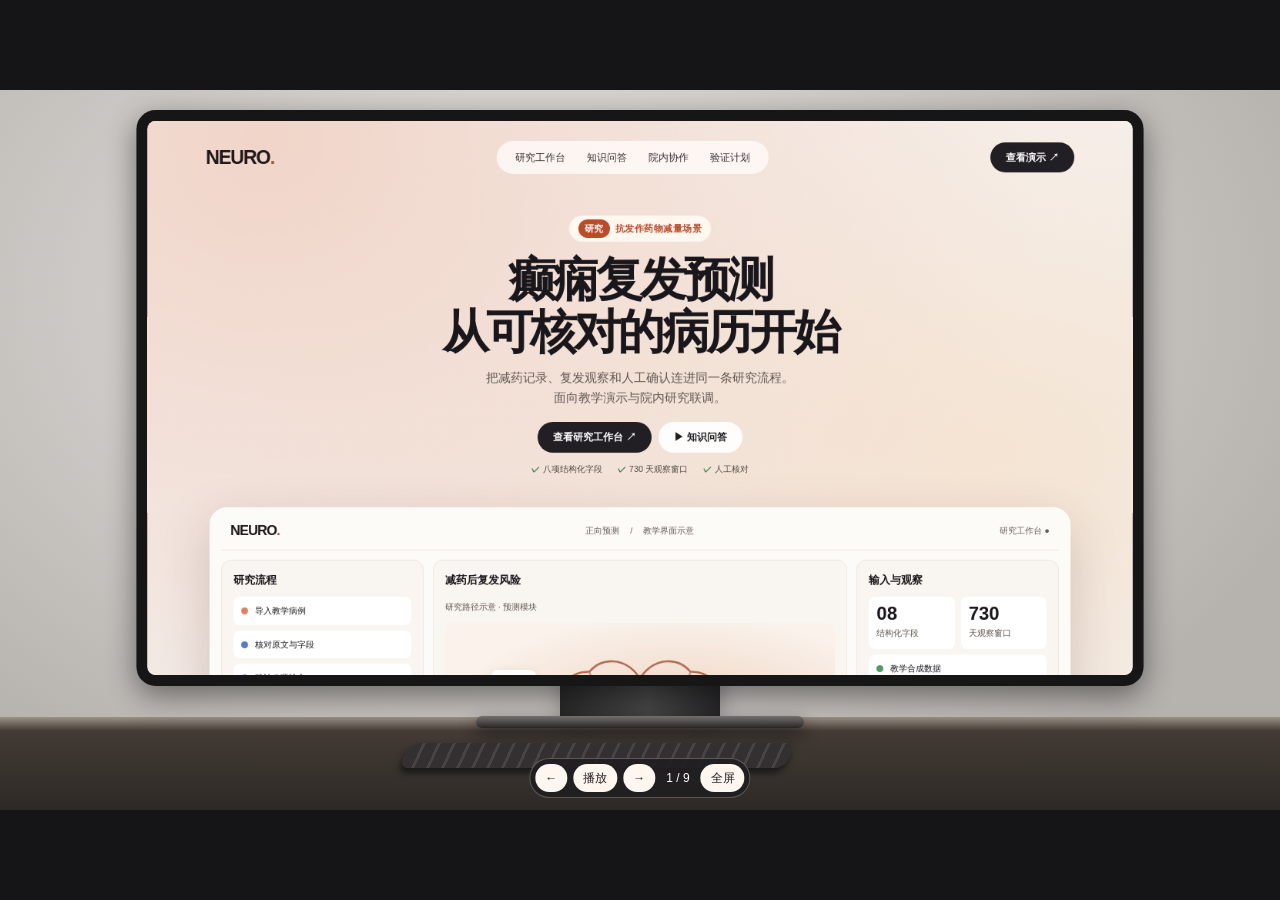
<file: roadshow/路演复刻版.html>
<!doctype html>
<html lang="zh-CN">
<head>
<meta charset="utf-8">
<meta name="viewport" content="width=device-width,initial-scale=1">
<title>癫痫研究平台 · 路演复刻版</title>
<style>
:root{--ink:#19171b;--muted:#615954;--paper:#f7f4f1;--orange:#bd4b28;--peach:#f6e3d1;--line:#e5ddd7;--white:#fffdfb}
*{box-sizing:border-box}
body{margin:0;background:#151416;color:#fff;font:16px/1.5 "Microsoft YaHei UI","PingFang SC",sans-serif;min-height:100dvh;display:grid;place-items:center}
button{font:inherit;cursor:pointer}button:focus-visible{outline:3px solid #ff885b;outline-offset:3px}
.player{width:min(100vw,calc(100dvh * 16 / 9));aspect-ratio:16/9;position:relative;overflow:hidden;background:#c6c3c0}
.canvas{position:absolute;width:1280px;height:720px;transform:scale(var(--scale,1));transform-origin:top left;overflow:hidden;background:radial-gradient(ellipse at 42% 29%,#e8e6e2,#b6b3af 78%)}
.room{position:absolute;inset:0;transition:opacity 1s;pointer-events:none}
.room::before{content:"";position:absolute;inset:auto 0 0;height:93px;background:linear-gradient(180deg,#9a9187,#433b34 15%,#2d2926)}
.stand{position:absolute;left:560px;top:530px;width:160px;height:103px;background:linear-gradient(90deg,#29292a,#494849 55%,#272729);box-shadow:1px 0 20px #0004}
.stand::after{content:"";position:absolute;left:-84px;bottom:-5px;width:328px;height:12px;border-radius:8px;background:linear-gradient(#777371,#292627);box-shadow:0 7px 18px #0007}
.keys{position:absolute;left:405px;top:653px;width:385px;height:25px;transform:skewX(-25deg);border-radius:9px;background:repeating-linear-gradient(90deg,#323031 0 12px,#484344 12px 15px);box-shadow:0 5px 6px #0008}
.screen{position:absolute;inset:0;background:#151416;border-radius:0;overflow:hidden;transition:transform 1.15s cubic-bezier(.22,.75,.2,1),border-radius 1.15s,box-shadow 1.15s}
.screen.monitor{transform:translateY(-52px) scale(.77);border-radius:11px;box-shadow:0 0 0 14px #161617,0 12px 38px 14px #0007}
.site{position:absolute;top:0;left:0;width:100%;color:var(--ink);background:#f3f0ed;transition:transform 1.22s cubic-bezier(.2,.73,.25,1);will-change:transform}
.hero{height:1080px;overflow:hidden;background:radial-gradient(ellipse at 12% 2%,#f1d5c9,transparent 64%),radial-gradient(ellipse at 84% 40%,#f5e4d3,transparent 62%),linear-gradient(#f6f2ef,#f3f0ed 82%)}
.top{height:95px;display:flex;align-items:center;justify-content:space-between;padding:0 76px}
.wordmark{font:800 25px/1 "Segoe UI",sans-serif;letter-spacing:-.055em;color:#20191a}
.wordmark i{color:var(--orange);font-style:normal}
.top nav{display:flex;gap:28px;background:#fffaf7db;padding:12px 24px;border-radius:60px;font-size:13px}
.top nav button{background:transparent;border:0;padding:0;color:#393134}
.top-action,.dark-btn,.light-btn{display:inline-flex;align-items:center;justify-content:center;gap:8px;border:0;border-radius:50px;padding:10px 20px;font-size:13px;font-weight:700}
.top-action,.dark-btn{color:#fff;background:#211e24}.light-btn{background:#fffdfb;color:#211e24}
.hero-copy{text-align:center;padding-top:28px}
.overline{display:inline-flex;align-items:center;gap:7px;color:var(--orange);background:#fff8f1;border-radius:50px;padding:5px 12px;font-size:12px;font-weight:750;letter-spacing:.04em}
.overline b{padding:3px 8px;border-radius:50px;background:var(--orange);color:white}
h1,h2,h3,p{margin:0}
h1{margin:15px auto 12px;font-size:61px;letter-spacing:-.065em;line-height:1.12;font-weight:680}
.hero-copy p,.center p{color:var(--muted);line-height:1.65;font-size:16px}
.hero-actions{display:flex;gap:9px;justify-content:center;margin:18px 0 13px}
.flags{display:flex;gap:20px;justify-content:center;color:#504942;font-size:11px}
.flags span::before{content:"✓";color:#257845;font-weight:900;margin-right:4px}
.dashboard{margin:42px 81px 0;padding:14px;background:#fdfbf8;border:1px solid #fff;border-radius:22px;box-shadow:0 22px 64px #5a372e38}
.dash-top{display:flex;justify-content:space-between;align-items:center;padding:6px 12px 16px;border-bottom:1px solid #ede5df}
.dash-top .wordmark{font-size:18px}.dash-top span{font-size:11px;color:#645b55}
.dash-grid{display:grid;grid-template-columns:1fr 2.05fr 1fr;gap:12px;padding-top:12px}
.tile{padding:15px;background:#f9f5f1;border:1px solid #eee7e0;border-radius:13px;min-width:0}
.tile h3{font-size:14px;margin-bottom:11px}
.tile small,.item small{color:#62564f;font-size:11px}
.item{display:flex;align-items:center;gap:9px;background:#fff;margin-top:7px;border-radius:8px;padding:10px;font-size:11px}
.dot{width:9px;height:9px;background:#df825e;border-radius:50%;flex:none}.dot.green{background:#4c9b67}.dot.blue{background:#567acb}.dot.purple{background:#8765cf}
.neuro{height:265px;position:relative;overflow:hidden;display:grid;place-items:center;border-radius:12px;background:radial-gradient(ellipse at 60% 48%,#efd2be,#faf2eb 70%);margin-top:10px}
.neuro svg{width:88%;height:88%}.neuro .tag{position:absolute;padding:5px 9px;background:#fff;border-radius:8px;font-size:10px;box-shadow:0 3px 12px #64403321}.tag.one{top:23%;left:12%}.tag.two{bottom:22%;right:7%}
.stats{display:flex;gap:8px;margin-top:11px}.stats div{flex:1;background:#fff;border-radius:8px;padding:10px}.stats b{display:block;font:650 24px/1 "Segoe UI",sans-serif}
.center{text-align:center}.center h2{font-size:45px;font-weight:670;letter-spacing:-.055em;line-height:1.2;margin:13px 0}
.section{height:720px;overflow:hidden;padding:54px 74px;background:#f3f0ed}
.feature-grid{display:grid;grid-template-columns:repeat(3,1fr);gap:15px;margin:36px 0 0}
.feature,.role,.plan{background:#fffdfb;border:1px solid #fff;border-radius:16px;padding:23px}
.feature{height:188px}.feature h3,.role h3,.plan h3{font-size:19px;margin:13px 0 8px}.feature p,.role p,.plan p{color:#635a56;font-size:13px;line-height:1.6}
.icon{width:34px;height:34px;display:grid;place-items:center;background:#f9dfd0;color:#9f3c22;border-radius:10px;font-weight:750}
.strip{display:flex;justify-content:space-between;align-items:center;margin-top:24px;padding:25px 29px;border-radius:18px;background:#f6e3d6;color:#2b221f}
.strip b{font-size:21px}.strip span{font-size:13px;color:#5c5049}
.dark-section{padding:35px 41px;background:#f3f0ed}
.ai{height:650px;display:grid;grid-template-columns:1fr .88fr;align-items:center;gap:66px;padding:66px 72px;border-radius:35px;background:radial-gradient(ellipse at 0 0,#78442f,transparent 48%),radial-gradient(ellipse at 100% 100%,#7b5036,transparent 43%),#17161c;color:#fff9f2}
.ai .overline{background:#ffffff19;color:#ffe1d4}
.ai h2,.mobile-copy h2{font-size:53px;line-height:1.13;letter-spacing:-.055em;margin:18px 0 12px;font-weight:670}
.ai p{color:#d1c7c0;font-size:14px;max-width:31em}
.prompt{padding:10px 14px;border:1px solid #ffffff25;border-radius:50px;background:#ffffff0b;color:#fff2eb;margin-top:9px;font-size:12px}
.chat{min-height:415px;position:relative;padding:13px;border-radius:22px;background:radial-gradient(ellipse at 70% 35%,#efd2bd,transparent 58%),#f1eae4;color:#2d2524;box-shadow:0 18px 46px #0006}
.chat header{display:flex;justify-content:space-between;align-items:center;padding:6px 8px 12px;font-size:12px;border-bottom:1px solid #fff}
.bubble{background:#fffefa;margin:15px 12px 0 0;padding:12px;border-radius:12px;font-size:12px;line-height:1.6}
.bubble.question{margin-left:30px;margin-right:0;background:#211e24;color:#fff}
.bubble small{display:block;margin-top:6px;color:#875038}
.chat footer{position:absolute;bottom:13px;left:13px;right:13px;padding:10px 13px;border-radius:20px;background:#fffefa;color:#665651;font-size:12px}
.chat footer b{float:right;color:var(--orange)}
.role-grid{display:grid;grid-template-columns:repeat(4,1fr);gap:13px;margin-top:43px}
.role{min-height:200px}.role:nth-child(2) .icon{background:#dae4fb;color:#234d9e}.role:nth-child(3) .icon{background:#eee0fc;color:#6c399b}.role:nth-child(4) .icon{background:#dceedd;color:#2b7142}
.mobile-section{padding:35px 42px}
.mobile-card{height:650px;border-radius:35px;background:radial-gradient(ellipse at 80% 46%,#efbd9a,#f4e7d4 58%);display:grid;grid-template-columns:1fr 1fr;align-items:center;padding:52px 98px;overflow:hidden}
.mobile-copy p{max-width:360px;color:#61524a;font-size:15px}
.phone{width:253px;height:510px;margin:auto;position:relative;border:8px solid #201d1e;border-radius:40px;background:#fff9f5;box-shadow:24px 27px 42px #7d442c4d;overflow:hidden;transform:rotate(-8deg);color:#211d21}
.phone::before{content:"";position:absolute;z-index:3;left:74px;top:8px;width:85px;height:19px;border-radius:20px;background:#1d1b1c}
.phone-art{height:230px;background:linear-gradient(#8b4d3e50,#5a322b8a),url("assets/neural-background.png") center / cover;display:grid;place-items:center;color:#fff4df;font-size:45px}
.phone-copy{padding:16px}.phone-copy h3{font-size:21px;line-height:1.15;margin:9px 0}.phone-copy p{font-size:12px;color:#635650}
.phone-copy .dark-btn{margin-top:14px;font-size:11px}
.plan-grid{display:grid;grid-template-columns:repeat(3,1fr);gap:14px;margin-top:27px}
.plan{min-height:178px}.plan.featured{background:#211e24;color:#fff8f3}.plan.featured p{color:#ded3cb}
.ending{display:flex;justify-content:space-between;align-items:center;margin-top:28px;padding:24px 29px;background:#b94726;color:#fff7ef;border-radius:19px}.ending strong{font-size:25px}.ending p{font-size:13px}
.section .reveal{opacity:1}
.section.animate .reveal{animation:reveal .72s cubic-bezier(.18,.7,.2,1) both;animation-delay:var(--delay,0s)}
@keyframes reveal{from{opacity:0;transform:translateY(19px) scale(.985)}to{opacity:1;transform:none}}
.controls{position:absolute;z-index:10;bottom:12px;left:50%;transform:translateX(-50%);display:flex;align-items:center;gap:6px;padding:5px;border:1px solid #ffffff40;border-radius:50px;background:#221e22e8;color:#fff;white-space:nowrap;font-size:12px}
.controls button{border:0;border-radius:40px;padding:5px 10px;background:#fff6ef;color:#211e24;font-size:12px}
.controls button:hover{background:#ffdfcd}.controls output{padding:0 5px}
.record .controls{display:none}
@media(prefers-reduced-motion:reduce){*,*::before,*::after{animation:none!important;transition:none!important}}
</style>
</head>
<body>
<div class="player" aria-label="癫痫研究平台路演播放器">
  <div class="canvas">
    <div class="room" aria-hidden="true"><div class="stand"></div><div class="keys"></div></div>
    <div class="screen monitor">
      <main class="site">
        <section class="hero" id="hero" aria-label="平台首页">
          <header class="top"><div class="wordmark">NEURO<i>.</i></div><nav aria-label="演示导航"><button type="button" data-jump="2">研究工作台</button><button type="button" data-jump="4">知识问答</button><button type="button" data-jump="5">院内协作</button><button type="button" data-jump="7">验证计划</button></nav><button class="top-action" type="button" data-jump="2">查看演示 ↗</button></header>
          <div class="hero-copy">
            <span class="overline"><b>研究</b> 抗发作药物减量场景</span>
            <h1>癫痫复发预测<br>从可核对的病历开始</h1>
            <p>把减药记录、复发观察和人工确认连进同一条研究流程。<br>面向教学演示与院内研究联调。</p>
            <div class="hero-actions"><button class="dark-btn" type="button" data-jump="2">查看研究工作台 ↗</button><button class="light-btn" type="button" data-jump="4">▶ 知识问答</button></div>
            <div class="flags"><span>八项结构化字段</span><span>730 天观察窗口</span><span>人工核对</span></div>
          </div>
          <div class="dashboard" id="dashboard">
            <div class="dash-top"><div class="wordmark">NEURO<i>.</i></div><span>正向预测　 /　 教学界面示意</span><span>研究工作台 ●</span></div>
            <div class="dash-grid">
              <div class="tile"><h3>研究流程</h3><div class="item"><i class="dot"></i>导入教学病例</div><div class="item"><i class="dot blue"></i>核对原文与字段</div><div class="item"><i class="dot purple"></i>确认八项输入</div><div class="item"><i class="dot green"></i>查看模型输出</div><div class="item"><i class="dot green"></i>检查训练支持范围</div></div>
              <div class="tile"><h3>减药后复发风险</h3><small>研究路径示意 · 预测模块</small>
                <div class="neuro">
                  <svg viewBox="0 0 400 270" aria-hidden="true">
                    <g fill="none" stroke="#b56b55" stroke-width="3">
                      <path d="M198 62c-21-29-55-29-74-7-28-1-48 20-47 47-21 16-20 48 2 63 4 28 33 42 54 35 19 23 44 21 65-2m4-136c21-29 55-29 74-7 28-1 48 20 47 47 21 16 20 48-2 63-4 28-33 42-54 35-19 23-44 21-65-2M200 64v132"/>
                      <path d="M124 56l19 44-31 40 21 60m10-100 55 20-34 39-31 41m-21-60 52 19 34 39m-119-33 33-25-35-38m199-46-19 44 31 40-21 60m-10-100-55 20 34 39 31 41m21-60-52 19-34 39m119-33-33-25 35-38" opacity=".6"/>
                    </g>
                    <g fill="#bd4b28"><circle cx="143" cy="100" r="6"/><circle cx="112" cy="140" r="6"/><circle cx="164" cy="159" r="6"/><circle cx="200" cy="120" r="7"/><circle cx="257" cy="100" r="6"/><circle cx="288" cy="140" r="6"/><circle cx="236" cy="159" r="6"/></g>
                  </svg><span class="tag one">字段来源</span><span class="tag two">人工核对</span>
                </div>
              </div>
              <div class="tile"><h3>输入与观察</h3><div class="stats"><div><b>08</b><small>结构化字段</small></div><div><b>730</b><small>天观察窗口</small></div></div><div class="item"><i class="dot green"></i>教学合成数据</div><div class="item"><i class="dot"></i>训练支持检查</div><div class="item"><i class="dot purple"></i>结果与模型版本</div></div>
            </div>
          </div>
        </section>
        <section class="section" id="features">
          <div class="center reveal"><span class="overline">研究场景</span><h2>从字段、到模型、到证据</h2><p>围绕减药后复发研究，把输入、假设和资料来源放进同一套界面。</p></div>
          <div class="feature-grid">
            <article class="feature reveal" style="--delay:.12s"><span class="icon">↗</span><h3>正向预测</h3><p>核对八项输入，查看教学模型结果及训练支持范围。</p></article>
            <article class="feature reveal" style="--delay:.21s"><span class="icon">⇄</span><h3>逆向情景</h3><p>固定已知事实，对比限定字段变化下的假设情景。</p></article>
            <article class="feature reveal" style="--delay:.30s"><span class="icon">⊕</span><h3>知识图谱</h3><p>查看 D13 卒中后癫痫资料、相关实体与来源。</p></article>
          </div>
          <div class="strip reveal" style="--delay:.36s"><b>研究记录可回看</b><span>原文、人工确认与输出版本留在同一条链路中。</span></div>
        </section>
        <section class="section dark-section" id="evidence">
          <div class="ai"><div class="reveal"><span class="overline">✦ 知识问答</span><h2>提出问题，<br>找到可以核对的证据</h2><p>从问题进入 D13 资料，查看原始陈述与来源。这里演示证据检索界面。</p><div class="prompt">⌕　NIHSS 与卒中后癫痫有什么关系？</div><div class="prompt">⌕　SeLECT 的评分变量有哪些？</div><div class="prompt">⌕　查看证据原文与出处</div></div>
          <div class="chat reveal" style="--delay:.18s"><header><b>● 研究资料助手</b><span>证据检索示意</span></header><div class="bubble question">NIHSS 与卒中后癫痫相关资料在哪里？</div><div class="bubble reveal" style="--delay:.55s"><b>检索范围 · D13 研究资料</b><br>打开匹配条目，查看原始陈述与来源。<small>证据卡片 ↗　原始资料 ↗</small></div><div class="bubble reveal" style="--delay:.85s">生成式回答待接入。</div><footer>⌕　输入研究问题 <b>➜</b></footer></div></div>
        </section>
        <section class="section" id="roles">
          <div class="center reveal"><span class="overline">院内研究流程</span><h2>一条流程，四类工作</h2><p>从资料录入到结果复核，逐步确认数据与权限。</p></div>
          <div class="role-grid">
            <article class="role reveal" style="--delay:.1s"><span class="icon">01</span><h3>数据录入</h3><p>导入教学数据，检查格式与必填字段。</p></article>
            <article class="role reveal" style="--delay:.2s"><span class="icon">02</span><h3>人工核对</h3><p>确认字段含义与来源，记录异常。</p></article>
            <article class="role reveal" style="--delay:.3s"><span class="icon">03</span><h3>模型运行</h3><p>检查研究配置与结果适用范围。</p></article>
            <article class="role reveal" style="--delay:.4s"><span class="icon">04</span><h3>结果查看</h3><p>按授权查看、复核及导出结果。</p></article>
          </div>
        </section>
        <section class="section mobile-section" id="mobile">
          <div class="mobile-card"><div class="mobile-copy reveal"><span class="overline">移动端构想</span><h2>就诊前，整理好<br>想问医生的问题</h2><p>把患者端的范围限定在科普、记录与就诊准备。用药与减药决策由临床医生负责。</p></div>
          <div class="phone reveal" style="--delay:.17s"><div class="phone-art" aria-hidden="true">⌁</div><div class="phone-copy"><b class="wordmark">NEURO<i>.</i></b><h3>我的就诊准备</h3><p>记录近期情况，整理需要向医生确认的问题。</p><span class="dark-btn">就诊问题清单　↗</span></div></div></div>
        </section>
        <section class="section" id="roadmap">
          <div class="center reveal"><span class="overline">下一阶段</span><h2>从教学演示走向独立验证</h2><p>逐步明确数据来源、模型版本与验证边界。</p></div>
          <div class="plan-grid"><article class="plan reveal" style="--delay:.1s"><span class="icon">01</span><h3>规范字段</h3><p>补齐定义、来源和人工复核流程。</p></article><article class="plan featured reveal" style="--delay:.2s"><span class="icon">02</span><h3>锁定模型版本</h3><p>在独立样本中验证表现与适用范围。</p></article><article class="plan reveal" style="--delay:.3s"><span class="icon">03</span><h3>院内协作</h3><p>完善数据接入、权限与研究记录。</p></article></div>
          <div class="ending reveal" style="--delay:.35s"><div><strong>癫痫复发预测研究平台</strong><p>教学合成模型 · 仅供研究联调，不用于临床决策</p></div><b>谢谢观看</b></div>
        </section>
      </main>
    </div>
  </div>
  <div class="controls" aria-label="播放控制">
    <button type="button" id="prev" aria-label="上一幕">←</button>
    <button type="button" id="play" aria-pressed="false">播放</button>
    <button type="button" id="next" aria-label="下一幕">→</button>
    <output id="position"></output>
    <button type="button" id="full">全屏</button>
  </div>
</div>
<script>
const player = document.querySelector('.player');
const screen = document.querySelector('.screen');
const site = document.querySelector('.site');
const play = document.querySelector('#play');
const record = new URLSearchParams(location.search).get('record') === '1';
const scenes = [
  ['hero',0,true,3200], ['hero',0,false,4400], ['dashboard',-48,false,3700],
  ['features',0,false,4000], ['evidence',0,false,4700], ['roles',0,false,3300],
  ['mobile',0,false,3600], ['roadmap',0,false,4200], ['hero',0,true,2600]
];
let index = 0;
let playing = false;
let timer;
function fit() {
  player.style.setProperty('--scale', player.clientWidth / 1280);
}
new ResizeObserver(fit).observe(player);
fit();
function schedule() {
  clearTimeout(timer);
  if (playing && !document.hidden) timer = setTimeout(() => {
    if (index < scenes.length - 1) go(index + 1);
    else setPlaying(false);
  }, scenes[index][3]);
}
function go(next) {
  if (!scenes[next]) return;
  index = next;
  const [id, offset, monitor] = scenes[index];
  const target = document.getElementById(id);
  screen.classList.toggle('monitor', monitor);
  site.style.transform = 'translate3d(0,' + (-target.offsetTop - offset) + 'px,0)';
  document.querySelectorAll('.section.animate').forEach(section => section.classList.remove('animate'));
  void target.offsetWidth;
  target.classList.add('animate');
  document.querySelector('#position').textContent = (index + 1) + ' / ' + scenes.length;
  schedule();
}
function setPlaying(value) {
  playing = value;
  if (playing && index === scenes.length - 1) go(0);
  play.textContent = playing ? '暂停' : '播放';
  play.setAttribute('aria-pressed', String(playing));
  schedule();
}
function jump(index) { setPlaying(false); go(index); }
function full() {
  const toggle = document.fullscreenElement ? document.exitFullscreen() : player.requestFullscreen();
  toggle.catch(() => {});
}
document.querySelectorAll('[data-jump]').forEach(button => button.addEventListener('click', () => jump(Number(button.dataset.jump))));
document.querySelector('#prev').addEventListener('click', () => jump(index - 1));
document.querySelector('#next').addEventListener('click', () => jump(index + 1));
document.querySelector('#full').addEventListener('click', full);
play.addEventListener('click', () => setPlaying(!playing));
document.addEventListener('visibilitychange', schedule);
addEventListener('keydown', event => {
  if (event.key === 'ArrowRight') jump(index + 1);
  if (event.key === 'ArrowLeft') jump(index - 1);
  if (event.key.toLowerCase() === 'f') full();
  if (event.code === 'Space' && !(event.target instanceof HTMLButtonElement)) {
    event.preventDefault();
    setPlaying(!playing);
  }
});
document.body.classList.toggle('record', record);
go(0);
if (record) setPlaying(true);
</script>
</body>
</html>
</file>
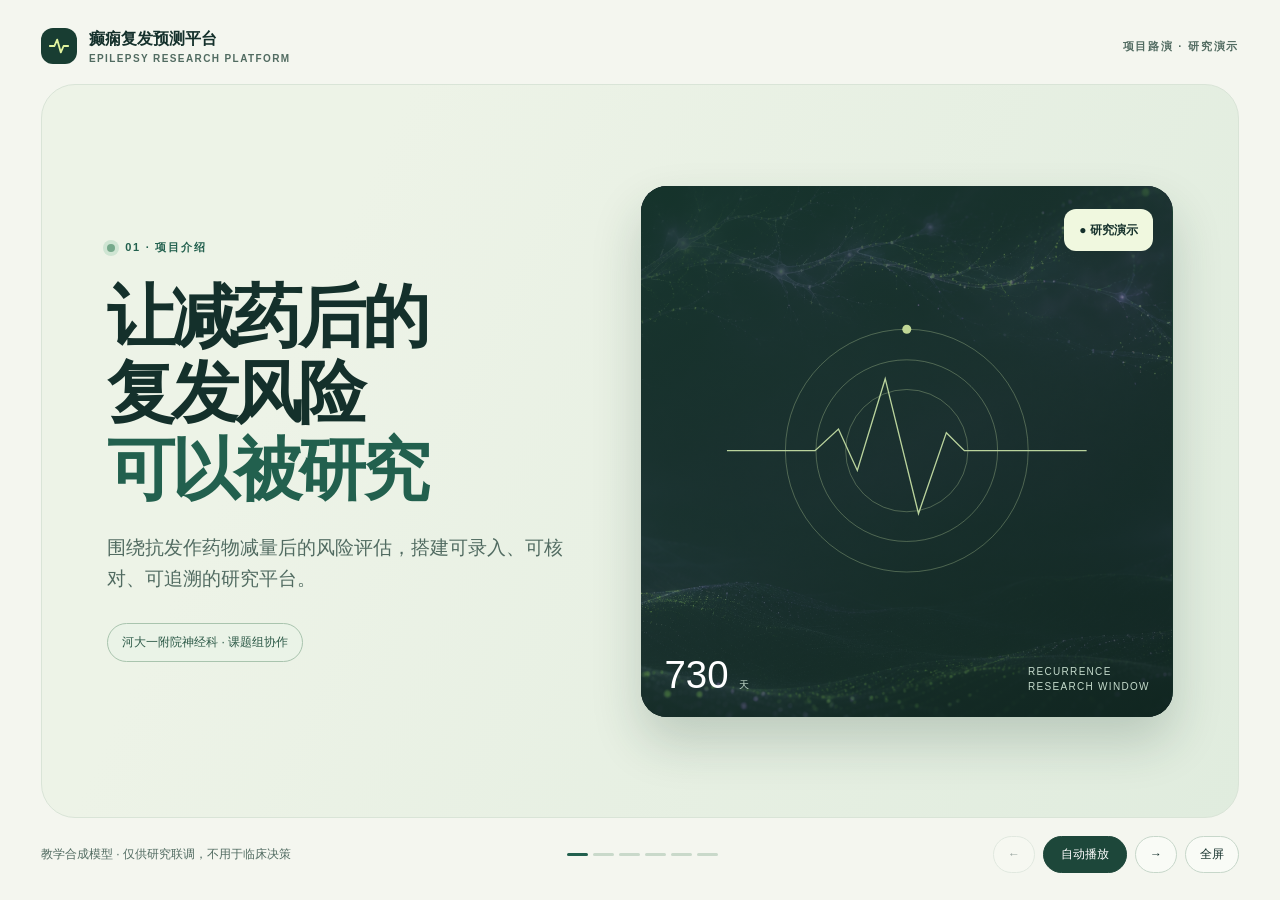
<file: roadshow/路演录屏版.html>
<!doctype html>
<html lang="zh-CN">
<head>
<meta charset="utf-8">
<meta name="viewport" content="width=device-width, initial-scale=1">
<title>癫痫复发预测平台 · 路演录屏版</title>
<style>
:root {
  --ink:#14302b; --muted:#516b61; --paper:#f4f6ef; --mint:#dbead9;
  --green:#22604e; --lime:#e1f39e; --line:#cbdccf; --white:#fbfcf8;
}
* {box-sizing:border-box}
body {margin:0;background:var(--paper);color:var(--ink);font:16px/1.55 "Microsoft YaHei UI","PingFang SC",sans-serif}
button {font:inherit;cursor:pointer}
button:focus-visible {outline:3px solid #327b60;outline-offset:4px}
[hidden] {display:none!important}
.deck {min-height:100svh;display:grid;grid-template-rows:auto 1fr auto;max-width:1800px;margin:auto;padding:clamp(17px,3vh,39px) clamp(18px,3.2vw,54px);gap:clamp(12px,2vh,25px)}
header,footer {display:flex;justify-content:space-between;align-items:center;gap:16px}
.brand {display:flex;align-items:center;gap:12px;font-weight:750}
.brand svg {width:36px;height:36px;padding:7px;background:#183d32;color:var(--lime);border-radius:12px}
.brand small {display:block;font:650 10px/1.4 "Segoe UI",sans-serif;letter-spacing:.14em;color:var(--muted)}
.meta,.eyebrow {font:700 11px/1.4 "Segoe UI",sans-serif;letter-spacing:.16em;text-transform:uppercase}
.meta {color:var(--muted)}
.stage {position:relative;display:grid;grid-template-columns:minmax(0,1fr);min-height:0;isolation:isolate}
.slide {grid-area:1/1;display:grid;grid-template-columns:minmax(0,1fr) minmax(0,1.1fr);align-items:center;gap:clamp(22px,4vw,76px);padding:clamp(26px,5vh,70px) clamp(28px,5.1vw,86px);border-radius:34px;border:1px solid #d9e4d7;background:var(--white);overflow:hidden;position:relative}
.slide:first-child {background:linear-gradient(115deg,#edf3e7 24%,#e0ecde)}
.slide:last-child {background:linear-gradient(115deg,#e8f1e2,#d7e8d9)}
.copy {position:relative;z-index:1}
.eyebrow {display:flex;align-items:center;gap:10px;color:var(--green);margin:0 0 23px}
.eyebrow::before {content:"";width:8px;height:8px;border-radius:50%;background:#76a98b;box-shadow:0 0 0 4px #cfe5d3}
h1,h2 {font-weight:750;font-size:clamp(37px,5.3vw,88px);line-height:1.13;letter-spacing:-.065em;margin:0;text-wrap:balance}
em {color:var(--green);font-style:normal}
.lead {margin:23px 0 0;font-size:clamp(15px,1.46vw,23px);color:var(--muted);line-height:1.7;max-width:31em}
.label {display:inline-flex;margin-top:28px;padding:9px 14px;border:1px solid #a9c4ae;border-radius:100px;font-size:12px;color:#2c5947;background:#eaf3e7}
.visual {position:relative;min-height:390px;display:grid;align-items:center}
.hero-art {min-height:clamp(320px,59vh,590px);border-radius:26px;overflow:hidden;background:#16362d;box-shadow:0 25px 50px #1b3c2f33;color:#fff}
.hero-art video,.hero-art::after {position:absolute;inset:0;width:100%;height:100%;object-fit:cover}
.hero-art::after {content:"";background:linear-gradient(150deg,#15352bf2 0%,#22483896 50%,#112921e0);z-index:1}
.orbit {position:absolute;inset:6%;z-index:2;width:88%;height:88%;color:#d6f0b0;opacity:.85}
.orbit circle {fill:none;stroke:currentColor;stroke-width:1;opacity:.38}
.orbit path {fill:none;stroke:currentColor;stroke-width:1.5}
.orbit .orbit-dot {fill:#def5a8;stroke:none;opacity:1;transform-origin:260px 200px;animation:orbit 12s linear infinite}
@keyframes orbit {to {transform:rotate(360deg)}}
.art-label {position:absolute;inset:auto 23px 22px;z-index:3;display:flex;justify-content:space-between;align-items:end;gap:10px}
.art-label strong {font-size:clamp(24px,3vw,52px);font-weight:500;line-height:1}
.art-label small {font-size:10px;letter-spacing:.13em;color:#c5dbcc}
.float-card {position:absolute;right:20px;top:23px;z-index:3;padding:12px 15px;background:#f0f8df;border-radius:12px;color:var(--ink);font-size:12px;font-weight:700}
.panel {padding:clamp(17px,2.4vw,37px);border-radius:24px;border:1px solid var(--line);background:#eaf1e7;box-shadow:0 20px 42px #214b3714}
.panel-top {display:flex;align-items:center;justify-content:space-between;gap:10px;border-bottom:1px solid var(--line);padding-bottom:14px;color:var(--muted);font-size:12px;font-weight:700}
.panel-top span:first-child {display:flex;align-items:center;gap:7px}
.panel-top span:first-child::before {content:"";width:8px;height:8px;border-radius:50%;background:#63967a}
.row {display:grid;grid-template-columns:auto 1fr;gap:14px;align-items:center;padding:16px 0;border-bottom:1px solid var(--line)}
.row:last-child {border:0;padding-bottom:0}
.badge {display:grid;place-items:center;width:39px;height:39px;background:#d5e6d4;border-radius:11px;color:#285c48;font:650 15px/1 "Segoe UI",sans-serif}
.row strong,.row small {display:block}
.row small {color:var(--muted);margin-top:4px}
.flow {display:flex;flex-wrap:wrap;gap:7px;margin-top:17px}
.flow span {padding:7px 10px;border-radius:8px;background:#f9fbf5;color:var(--green);font-size:12px}
.stat {display:grid;grid-template-columns:1fr 1fr;gap:12px;margin-top:16px}
.stat>div {border-radius:15px;background:#f9fbf6;padding:16px}
.stat strong {display:block;color:var(--green);font:650 clamp(36px,5vw,76px)/1 "Segoe UI",sans-serif;letter-spacing:-.07em}
.stat small {font-size:12px;color:var(--muted)}
.trace {margin-top:15px;display:block;width:100%;height:85px;background:#dceadd;border-radius:14px}
.trace path {fill:none;stroke:#3b7d63;stroke-width:2;stroke-dasharray:620;stroke-dashoffset:620}
.slide.active .trace path {animation:trace-in 1.55s .35s ease-out forwards}
@keyframes trace-in {to {stroke-dashoffset:0}}
.fields {display:grid;grid-template-columns:repeat(4,1fr);gap:7px;margin-top:15px}
.fields i {display:block;height:25px;background:#f9fbf7;border:1px solid #d5e2d3;border-radius:5px}
.fields i::after {content:"";display:block;margin:10px 6px;width:58%;height:3px;background:#aac6ae;border-radius:3px}
.dark {background:#203d34;color:#f2f7e8;border-color:#203d34}
.dark .panel-top {color:#c8dfcd;border-color:#527565}
.dark .row {border-color:#527565}
.dark .row small {color:#c1d8c9}
.dark .badge {background:#dcecaa}
.note {color:var(--muted);font-size:12px}
.controls {display:flex;align-items:center;gap:8px}
.controls button {border:1px solid #c7d7ca;background:#f9fbf6;color:var(--ink);border-radius:100px;padding:8px 14px;font-size:12px;white-space:nowrap}
.controls button:hover {background:#e2eedf}
.controls button:disabled {opacity:.42;cursor:default}
.controls .play {background:#1d473a;color:#fff;border-color:#1d473a;min-width:84px}
.progress {display:flex;gap:5px;align-items:center}
.progress button {width:21px;height:24px;background:transparent;border:0;padding:0}
.progress button::before {content:"";display:block;height:3px;border-radius:10px;background:#c9d9ca}
.progress button[aria-current="step"]::before {background:var(--green)}
.slide.entering {z-index:2;animation:arrive .66s cubic-bezier(.2,.75,.24,1) both}
.slide.leaving {z-index:1;animation:depart .66s cubic-bezier(.2,.75,.24,1) both;pointer-events:none}
.slide.active .copy,.slide.active .visual {animation:reveal .86s cubic-bezier(.2,.75,.24,1) both}
.slide.active .visual {animation-delay:.08s}
@keyframes arrive {from {clip-path:inset(0 0 0 100% round 34px);transform:translateX(22px)}to {clip-path:inset(0 round 34px);transform:none}}
@keyframes depart {to {transform:scale(.977) translateX(-14px);opacity:.54}}
@keyframes reveal {from {transform:translateY(18px);opacity:0}to {transform:none;opacity:1}}
body.record .controls,body.record .progress {visibility:hidden}
@media(max-width:830px) {
  .deck {gap:12px;padding:15px}
  .stage {min-height:0}
  .slide {grid-template-columns:minmax(0,1fr);gap:24px;padding:25px;border-radius:23px}
  .visual {min-height:0}
  .hero-art {min-height:310px;aspect-ratio:auto}
  .eyebrow {margin-bottom:14px}
  .lead {margin-top:14px}
  .label {margin-top:16px}
  footer {flex-wrap:wrap}
  .note {flex:1 0 100%}
}
@media(prefers-reduced-motion:reduce) {
  *,*::before,*::after {animation-duration:.001s!important;animation-delay:0s!important}
  .trace path {stroke-dashoffset:0}
}
</style>
</head>
<body>
<div class="deck">
  <header>
    <div class="brand">
      <svg viewBox="0 0 24 24" aria-hidden="true"><path d="M2 12h5l3-7 4 14 3-7h5" fill="none" stroke="currentColor" stroke-width="2" stroke-linecap="round" stroke-linejoin="round"/></svg>
      <div>癫痫复发预测平台<small>EPILEPSY RESEARCH PLATFORM</small></div>
    </div>
    <div class="meta">项目路演 · 研究演示</div>
  </header>

  <main class="stage" aria-label="路演内容">
    <section class="slide active" data-seconds="7">
      <div class="copy">
        <p class="eyebrow">01 · 项目介绍</p>
        <h1>让减药后的复发风险<br><em>可以被研究</em></h1>
        <p class="lead">围绕抗发作药物减量后的风险评估，搭建可录入、可核对、可追溯的研究平台。</p>
        <span class="label">河大一附院神经科 · 课题组协作</span>
      </div>
      <div class="visual hero-art">
        <video src="assets/neural-background-loop.mp4" poster="assets/neural-background.png" loop muted playsinline preload="metadata" aria-hidden="true"></video>
        <svg class="orbit" viewBox="0 0 520 400" aria-hidden="true">
          <circle cx="260" cy="200" r="135"/><circle cx="260" cy="200" r="101"/><circle cx="260" cy="200" r="68"/>
          <path d="M60 200h98l26-24 21 46 31-102 37 150 31-90 20 20h136"/>
          <circle class="orbit-dot" cx="260" cy="65" r="5"/>
        </svg>
        <span class="float-card">● 研究演示</span>
        <div class="art-label"><strong>730 <small>天</small></strong><small>RECURRENCE<br>RESEARCH WINDOW</small></div>
      </div>
    </section>

    <section class="slide" data-seconds="8" hidden>
      <div class="copy">
        <p class="eyebrow">02 · 临床问题</p>
        <h2>减药之后，<br>如何<em>评估风险？</em></h2>
        <p class="lead">病历里分散着减药时间、治疗过程和发作记录。先把这些信息整理成可复核的研究数据，再开展个体风险建模。</p>
      </div>
      <div class="visual"><div class="panel">
        <div class="panel-top"><span>研究记录</span><span>从原始资料到可分析数据</span></div>
        <div class="row"><span class="badge">01</span><div><strong>定位减药起点</strong><small>核对首次实际减量的时间与记录</small></div></div>
        <div class="row"><span class="badge">02</span><div><strong>整理结构化字段</strong><small>记录字段来源，保留可核对的原文</small></div></div>
        <div class="row"><span class="badge">03</span><div><strong>人工确认</strong><small>确认后进入教学预测流程</small></div></div>
      </div></div>
    </section>

    <section class="slide" data-seconds="9" hidden>
      <div class="copy">
        <p class="eyebrow">03 · 正向预测</p>
        <h2>从八项字段到<br><em>730 天</em>研究窗口</h2>
        <p class="lead">在教学病例中录入并核对八项字段，查看模型输出和训练数据支持范围。</p>
        <span class="label">教学合成模型</span>
      </div>
      <div class="visual"><div class="panel">
        <div class="panel-top"><span>减药后复发</span><span>教学界面示意</span></div>
        <div class="fields" aria-hidden="true"><i></i><i></i><i></i><i></i><i></i><i></i><i></i><i></i></div>
        <div class="stat"><div><strong>08</strong><small>结构化输入</small></div><div><strong>730</strong><small>天观察窗口</small></div></div>
        <svg class="trace" viewBox="0 0 420 75" preserveAspectRatio="none" aria-hidden="true"><path d="M0 55 C58 55 72 49 113 48 S188 38 207 38 S282 35 304 29 S375 21 420 19"/></svg>
      </div></div>
    </section>

    <section class="slide" data-seconds="8" hidden>
      <div class="copy">
        <p class="eyebrow">04 · 逆向情景</p>
        <h2>提出一个<br><em>可比较的假设</em></h2>
        <p class="lead">固定已知事实，在允许变化的字段里探索假设情景。两种情景的差异用于研究讨论。</p>
        <span class="label">情景差异 ≠ 干预效果</span>
      </div>
      <div class="visual"><div class="panel dark">
        <div class="panel-top"><span>情景对照</span><span>RESEARCH ONLY</span></div>
        <div class="row"><span class="badge">A</span><div><strong>基线</strong><small>已核对的字段组成对照起点</small></div></div>
        <div class="row"><span class="badge">B</span><div><strong>假设情景</strong><small>保留固定事实，限定可变化的字段</small></div></div>
        <div class="row"><span class="badge">↗</span><div><strong>比较</strong><small>查看结果差异与训练支持范围</small></div></div>
      </div></div>
    </section>

    <section class="slide" data-seconds="9" hidden>
      <div class="copy">
        <p class="eyebrow">05 · 院内工作流</p>
        <h2>每一步<br><em>都可追溯</em></h2>
        <p class="lead">院内接入流程串联文件预检、字段映射、人工确认与结果导出。知识问答和图谱提供证据浏览入口。</p>
      </div>
      <div class="visual"><div class="panel">
        <div class="panel-top"><span>数据工作台</span><span>流程示意</span></div>
        <div class="flow"><span>01 导入</span><span>02 预检</span><span>03 映射与确认</span><span>04 运行</span><span>05 导出</span></div>
        <div class="row"><span class="badge">✓</span><div><strong>人工核对</strong><small>确认字段含义及来源</small></div></div>
        <div class="row"><span class="badge">↗</span><div><strong>证据回溯</strong><small>浏览已整理的卒中后癫痫资料及来源</small></div></div>
      </div></div>
    </section>

    <section class="slide" data-seconds="8" hidden>
      <div class="copy">
        <p class="eyebrow">06 · 下一阶段</p>
        <h2>让研究结论<br><em>经得起验证</em></h2>
        <p class="lead">完善院内工作流程，锁定模型与数据版本，再推进独立队列验证。</p>
        <span class="label">感谢观看</span>
      </div>
      <div class="visual"><div class="panel dark">
        <div class="panel-top"><span>下一阶段工作</span><span>RESEARCH ROADMAP</span></div>
        <div class="row"><span class="badge">01</span><div><strong>规范数据接入</strong><small>明确字段定义与授权流程</small></div></div>
        <div class="row"><span class="badge">02</span><div><strong>验证模型表现</strong><small>完成患者级拆分与独立验证</small></div></div>
        <div class="row"><span class="badge">03</span><div><strong>明确使用边界</strong><small>临床协作与人工复核</small></div></div>
      </div></div>
    </section>
  </main>

  <footer>
    <span class="note">教学合成模型 · 仅供研究联调，不用于临床决策</span>
    <nav class="progress" aria-label="选择路演画面"></nav>
    <div class="controls">
      <button id="previous" type="button" aria-label="上一幕">←</button>
      <button id="play" class="play" type="button">自动播放</button>
      <button id="next" type="button" aria-label="下一幕">→</button>
      <button id="fullscreen" type="button">全屏</button>
    </div>
  </footer>
</div>
<script>
  const slides = Array.from(document.querySelectorAll('.slide'));
  const video = document.querySelector('.hero-art video');
  const previous = document.querySelector('#previous');
  const next = document.querySelector('#next');
  const play = document.querySelector('#play');
  const motion = matchMedia('(prefers-reduced-motion: reduce)');
  const query = new URLSearchParams(location.search);
  const dots = slides.map((slide, index) => {
    const dot = document.createElement('button');
    dot.type = 'button';
    dot.setAttribute('aria-label', slide.querySelector('.eyebrow').textContent.trim());
    dot.addEventListener('click', () => { pause(); show(index); });
    document.querySelector('.progress').append(dot);
    return dot;
  });
  let current = 0;
  let auto = false;
  let timer;
  let cleanup;
  function schedule() {
    clearTimeout(timer);
    if (!auto || document.hidden) return;
    timer = setTimeout(() => {
      if (current < slides.length - 1) show(current + 1);
      else pause();
    }, Number(slides[current].dataset.seconds) * 1000);
  }
  function update() {
    previous.disabled = current === 0;
    next.disabled = current === slides.length - 1;
    dots.forEach((dot, index) => {
      if (index === current) dot.setAttribute('aria-current', 'step');
      else dot.removeAttribute('aria-current');
    });
    if (current === 0 && !motion.matches && !document.hidden) video.play().catch(() => {});
    else video.pause();
  }
  function show(index) {
    if (index === current || !slides[index]) return;
    cleanup?.();
    const outgoing = slides[current];
    const incoming = slides[index];
    outgoing.classList.remove('active');
    outgoing.setAttribute('aria-hidden', 'true');
    outgoing.classList.add('leaving');
    incoming.hidden = false;
    incoming.removeAttribute('aria-hidden');
    incoming.classList.add('active', 'entering');
    current = index;
    const finish = () => {
      outgoing.hidden = true;
      outgoing.classList.remove('leaving');
      incoming.classList.remove('entering');
      incoming.removeEventListener('animationend', onAnimation);
      cleanup = undefined;
    };
    function onAnimation(event) {
      if (event.target === incoming && event.animationName === 'arrive') finish();
    }
    cleanup = finish;
    if (motion.matches) finish();
    else incoming.addEventListener('animationend', onAnimation);
    update();
    schedule();
  }
  function pause() {
    auto = false;
    clearTimeout(timer);
    play.textContent = '自动播放';
    play.setAttribute('aria-pressed', 'false');
  }
  function start() {
    auto = true;
    if (current === slides.length - 1) show(0);
    play.textContent = '暂停';
    play.setAttribute('aria-pressed', 'true');
    schedule();
  }
  previous.addEventListener('click', () => { pause(); show(current - 1); });
  next.addEventListener('click', () => { pause(); show(current + 1); });
  play.addEventListener('click', () => auto ? pause() : start());
  function fullscreen() {
    const toggle = document.fullscreenElement ? document.exitFullscreen() : document.documentElement.requestFullscreen();
    toggle.catch(() => {});
  }
  document.querySelector('#fullscreen').addEventListener('click', fullscreen);
  addEventListener('keydown', event => {
    if (event.target instanceof HTMLButtonElement && [' ', 'Enter'].includes(event.key)) return;
    const target = {ArrowLeft:current - 1, ArrowRight:current + 1, Home:0, End:slides.length - 1}[event.key];
    if (target !== undefined) { event.preventDefault(); pause(); show(target); }
    if (event.key === ' ') { event.preventDefault(); auto ? pause() : start(); }
    if (event.key.toLowerCase() === 'f') fullscreen();
  });
  document.addEventListener('visibilitychange', () => { update(); schedule(); });
  motion.addEventListener('change', update);
  document.body.classList.toggle('record', query.get('record') === '1');
  update();
  if (query.get('autoplay') === '1' || query.get('record') === '1') start();
  else pause();
</script>
</body>
</html>
</file>
<file: platform/web/knowledge-graph/theme.css>
:root {
      --ink:#17324d; --muted:#607487; --paper:#f3f6f3; --card:#ffffff;
      --teal:#087f72; --teal-soft:#e4f4f0;
      --blue:#2563a8; --blue-soft:#eaf1fb;
      --purple:#7457a6; --purple-soft:#f0ebfa;
      --amber:#b56913; --amber-soft:#fff2dd;
      --red:#a33939; --red-soft:#fdecec;
      --slate:#455f76; --slate-soft:#edf2f5;
      --line:#d9e2de; --shadow:0 16px 42px rgba(23,50,77,.08);
    }
    * { box-sizing:border-box; }
    html,body { height:100%; }
    body {
      margin:0; color:var(--ink); background:
        radial-gradient(circle at 6% 0%,rgba(8,127,114,.11),transparent 27rem),
        radial-gradient(circle at 98% 6%,rgba(37,99,168,.09),transparent 25rem),
        var(--paper);
      font-family:"Microsoft YaHei","PingFang SC","Noto Sans CJK SC",Arial,sans-serif;
      line-height:1.55;
    }
    button,input { font:inherit; }
    button { cursor:pointer; }
    button:focus-visible,input:focus-visible,a:focus-visible {
      outline:3px solid rgba(37,99,168,.24); outline-offset:2px;
    }
    .app {
      display:grid;
      grid-template-columns:300px minmax(0,1fr) 360px;
      grid-template-rows:64px minmax(0,1fr);
      gap:12px;
      height:100vh;
      padding:12px;
    }
    .topbar {
      grid-column:1/-1; display:flex; align-items:center; justify-content:space-between;
      gap:20px; padding:0 8px; color:var(--muted); font-size:12px;
    }
    .brand { display:flex; align-items:center; gap:10px; color:var(--ink); }
    .mark {
      width:36px;height:36px;display:grid;place-items:center;border-radius:12px;
      color:#fff;background:linear-gradient(145deg,var(--teal),#236996);
      box-shadow:0 8px 20px rgba(8,127,114,.2);font-weight:800;font-size:12px;
    }
    .brand strong { display:block; font-size:15px; }
    .brand span { display:block; color:var(--muted); font-size:10px; }
    .sidebar,.stage,.inspector {
      min-height:0; background:rgba(255,255,255,.88); border:1px solid var(--line);
      border-radius:20px; box-shadow:var(--shadow); overflow:hidden;
    }
    .sidebar { display:flex; flex-direction:column; }
    .side-head,.stage-head,.inspector-head {
      padding:16px 17px 13px; border-bottom:1px solid var(--line);
    }
    h1,h2,h3,p { margin:0; }
    h1 { font-size:21px; line-height:1.25; }
    h2 { font-size:18px; line-height:1.3; }
    h3 { font-size:14px; line-height:1.35; }
    .side-head p,.stage-head p,.inspector-head p {
      color:var(--muted); font-size:10px; margin-top:3px;
    }
    .search-wrap { position:relative; padding:12px 14px 10px; }
    .search {
      width:100%; border:1px solid var(--line); border-radius:11px; padding:9px 11px;
      background:var(--paper); color:var(--ink);
    }
    .search-results {
      position:absolute; z-index:20; left:14px; right:14px; top:51px;
      max-height:320px; overflow:auto; background:#fff; border:1px solid var(--line);
      border-radius:13px; box-shadow:0 18px 45px rgba(23,50,77,.18);
    }
    .search-results.hidden { display:none; }
    .search-item {
      width:100%; border:0; border-bottom:1px solid #edf1ef; background:#fff;
      color:var(--ink); text-align:left; padding:9px 11px;
    }
    .search-item:last-child { border-bottom:0; }
    .search-item:hover { background:var(--paper); }
    .search-item strong { display:block; font-size:12px; }
    .search-item span { display:block; color:var(--muted); font-size:9px; margin-top:2px; }
    .nav-label {
      padding:8px 15px 4px; color:var(--muted); font-size:10px; font-weight:700;
      letter-spacing:.05em;
    }
    .path-list { padding:4px 10px 10px; overflow:auto; }
    .path-button {
      width:100%; display:grid; grid-template-columns:31px 1fr; gap:10px;
      align-items:start; border:1px solid transparent; border-radius:13px;
      padding:10px; background:transparent; color:var(--ink); text-align:left;
      margin-bottom:5px;
    }
    .path-button:hover { background:var(--paper); }
    .path-button.active { border-color:#b9d7d0; background:var(--teal-soft); }
    .path-number {
      width:29px;height:29px;display:grid;place-items:center;border-radius:9px;
      background:var(--slate-soft); color:var(--slate); font-size:11px; font-weight:800;
    }
    .path-button.active .path-number { background:var(--teal); color:#fff; }
    .path-button strong { display:block; font-size:11px; line-height:1.4; }
    .path-button span { display:block; color:var(--muted); font-size:9px; line-height:1.4; margin-top:2px; }
    .legend { margin-top:auto; padding:12px 15px; border-top:1px solid var(--line); }
    .legend-title { color:var(--muted); font-size:9px; font-weight:700; margin-bottom:7px; }
    .legend-grid { display:grid; grid-template-columns:1fr 1fr; gap:6px 10px; }
    .legend-item { display:flex; align-items:center; gap:6px; color:var(--muted); font-size:9px; }
    .dot { width:8px;height:8px;border-radius:50%;background:var(--slate); }
    .stage { display:flex; flex-direction:column; position:relative; }
    .stage-head { display:flex; justify-content:space-between; gap:12px; align-items:center; }
    .stage-tools { display:flex; gap:6px; align-items:center; }
    .icon-btn,.small-btn {
      border:1px solid var(--line); border-radius:9px; background:#fff;
      color:var(--ink); min-width:31px; height:31px; padding:0 9px;
    }
    .small-btn { width:auto; font-size:10px; font-weight:700; }
    .icon-btn:hover,.small-btn:hover { border-color:#aac4be; }
    .graph-shell {
      flex:1; min-height:0; position:relative;
      background:
        linear-gradient(rgba(23,50,77,.025) 1px,transparent 1px),
        linear-gradient(90deg,rgba(23,50,77,.025) 1px,transparent 1px);
      background-size:24px 24px;
    }
    #graph { width:100%; height:100%; display:block; touch-action:none; }
    .graph-empty {
      position:absolute; inset:0; display:grid; place-items:center; pointer-events:none;
    }
    .graph-empty div {
      max-width:360px; text-align:center; color:var(--muted); font-size:12px;
      padding:24px; background:rgba(255,255,255,.85); border:1px dashed var(--line); border-radius:16px;
    }
    .graph-tip {
      position:absolute; left:14px; bottom:12px; max-width:390px; padding:8px 10px;
      border:1px solid var(--line); border-radius:10px; background:rgba(255,255,255,.9);
      color:var(--muted); font-size:9px; pointer-events:none;
    }
    .guide {
      border-top:1px solid var(--line); background:#fff; padding:13px 17px 14px;
    }
    .guide.hidden { display:none; }
    .guide-top { display:flex; justify-content:space-between; align-items:start; gap:16px; }
    .guide-kicker { color:var(--teal); font-size:9px; font-weight:700; }
    .guide-title { font-size:15px; font-weight:700; margin-top:2px; }
    .guide-text { color:#365066; font-size:11px; margin-top:6px; }
    .guide-actions { display:flex; gap:7px; flex:0 0 auto; }
    .guide-progress { display:flex; gap:4px; margin-top:10px; }
    .progress-dot { height:3px; flex:1; background:#e4eae7; border-radius:99px; }
    .progress-dot.done,.progress-dot.active { background:var(--teal); }
    .inspector { display:flex; flex-direction:column; }
    .inspector-body { overflow:auto; padding:15px 17px 25px; }
    .type-pill,.status-pill,.mini-pill {
      display:inline-flex; align-items:center; border-radius:999px; font-size:9px;
      font-weight:700; padding:3px 8px;
    }
    .pill-model { color:var(--teal); background:var(--teal-soft); }
    .pill-score { color:#6d5b1b; background:#f8f0d2; }
    .pill-concept { color:var(--blue); background:var(--blue-soft); }
    .pill-outcome { color:var(--red); background:var(--red-soft); }
    .pill-study { color:var(--purple); background:var(--purple-soft); }
    .pill-data { color:#40576a; background:var(--slate-soft); }
    .pill-issue { color:var(--amber); background:var(--amber-soft); }
    .pill-default { color:var(--muted); background:var(--slate-soft); }
    .inspector h2 { margin-top:8px; }
    .definition { color:#334d62; font-size:11px; margin-top:9px; }
    .section { margin-top:18px; }
    .section-title {
      display:flex; align-items:center; justify-content:space-between; gap:8px;
      color:var(--muted); font-size:9px; font-weight:700; letter-spacing:.05em;
      margin-bottom:8px;
    }
    .property-grid { display:grid; grid-template-columns:1fr; gap:7px; }
    .property {
      display:grid; grid-template-columns:100px 1fr; gap:9px; font-size:10px;
      padding:8px 9px; border-radius:9px; background:var(--paper);
    }
    .property span { color:var(--muted); }
    .property strong { font-weight:600; color:#294359; word-break:break-word; }
    .tag-list { display:flex; flex-wrap:wrap; gap:6px; }
    .tag {
      border:1px solid var(--line); border-radius:8px; background:#fff;
      padding:5px 7px; color:#315066; font-size:9px; text-align:left;
    }
    .tag:hover { border-color:#9fc1ba; background:var(--teal-soft); }
    .d13-table { width:100%; border-collapse:collapse; font-size:9px; }
    .d13-table th {
      text-align:left; color:var(--muted); font-weight:700; padding:6px 5px;
      border-bottom:1px solid var(--line);
    }
    .d13-table td { padding:7px 5px; border-bottom:1px solid #edf1ef; vertical-align:top; }
    .mapping-status { font-size:8px; font-weight:700; padding:2px 5px; border-radius:99px; white-space:nowrap; }
    .map-exact,.map-derivable_composite { color:var(--teal);background:var(--teal-soft); }
    .map-proxy,.map-not_equivalent_proxy { color:var(--amber);background:var(--amber-soft); }
    .map-absent,.map-not_equivalent { color:var(--red);background:var(--red-soft); }
    .evidence-list { display:grid; gap:8px; }
    .evidence {
      border:1px solid var(--line); border-radius:11px; padding:10px; background:#fff;
    }
    .evidence p { font-size:10px; color:#334d62; }
    .evidence-meta { margin-top:6px; color:var(--muted); font-size:8.5px; }
    .source-actions { display:flex; gap:6px; margin-top:7px; flex-wrap:wrap; }
    .source-link {
      display:inline-flex; align-items:center; padding:4px 7px; border-radius:7px;
      background:var(--blue-soft); color:var(--blue); font-size:8.5px; font-weight:700;
      text-decoration:none;
    }
    .source-link:hover { text-decoration:underline; }
    .pending {
      margin-top:8px; padding:10px; border-radius:10px; background:var(--amber-soft);
      color:#6f4e1b; font-size:9.5px;
    }
    .issues { display:grid; gap:7px; }
    .issue-card {
      border-left:3px solid var(--amber); border-radius:0 9px 9px 0;
      background:var(--amber-soft); padding:8px 9px; color:#6e4d1a; font-size:9.5px;
    }
    .issue-card.critical { border-color:var(--red); background:var(--red-soft); color:#762c2c; }
    .empty-help {
      color:var(--muted); font-size:10px; padding:16px 0; text-align:center;
    }
    .mobile-backdrop { display:none; }
    @media (max-width:1180px) {
      .app { grid-template-columns:270px minmax(0,1fr) 330px; }
    }
    @media (max-width:960px) {
      body { overflow:auto; }
      .app {
        display:block; height:auto; min-height:100vh; padding:8px;
      }
      .topbar { height:54px; padding:0 4px; }
      .sidebar,.stage,.inspector {
        margin-bottom:10px; border-radius:16px;
      }
      .sidebar { max-height:none; }
      .path-list { display:grid; grid-template-columns:1fr 1fr; gap:6px; }
      .path-button { margin-bottom:0; }
      .legend { margin-top:0; }
      .stage { min-height:720px; }
      .graph-shell { min-height:590px; }
      .inspector { min-height:400px; }
    }
    @media (max-width:620px) {
      .topbar { align-items:flex-start; }
      .topbar>span { display:none; }
      .path-list { grid-template-columns:1fr; }
      .stage { min-height:680px; }
      .graph-shell { min-height:540px; }
      .guide-top { display:block; }
      .guide-actions { margin-top:10px; }
      .property { grid-template-columns:84px 1fr; }
    }
  
/* 与研究平台开屏统一的知识图谱主题。 */
:root {
  color-scheme:dark;
  --ink:#f5f0fa; --muted:#ac9dbd; --paper:#1b1328; --card:#21182e;
  --teal:#c2f778; --teal-soft:#c2f77813;
  --blue:#b9b8ed; --blue-soft:#b9b8ed14;
  --purple:#c192e4; --purple-soft:#c192e419;
  --amber:#e6bb8b; --amber-soft:#e6bb8b12;
  --red:#e69bb5; --red-soft:#e69bb512;
  --slate:#b1a5cc; --slate-soft:#b1a5cc10;
  --line:#d2b5eb29; --shadow:0 20px 65px #0004;
}
html,body { min-height:100%; height:auto; }
body { background:#0b0915; color:var(--ink); font-family:"Microsoft YaHei UI","Microsoft YaHei","PingFang SC",sans-serif; }
body:before { content:""; position:fixed; z-index:-1; inset:0; background:linear-gradient(180deg,#09071350,#0c091786 46%,#090711e8),var(--preview-background) center/cover no-repeat; }
button:focus-visible,input:focus-visible,a:focus-visible { outline:2px solid #c2f778; outline-offset:4px; }
.app { max-width:2048px; margin:auto; height:100vh; min-height:950px; padding:32px 46px 32px; gap:18px; grid-template-columns:308px minmax(0,1fr) 354px; grid-template-rows:45px 139px minmax(0,1fr); }
.topbar { padding:0 5px; color:var(--muted); }
.brand { gap:13px; }
.brand strong { font-size:17px; letter-spacing:.06em; font-weight:700; }
.brand .mark { position:relative; width:32px; height:32px; border:1px solid #bd83dfbd; background:transparent; border-radius:50%; box-shadow:0 0 22px #bd83df2a; }
.brand .mark:before,.brand .mark:after { content:""; position:absolute; background:#c2f778; border-radius:50%; box-shadow:0 0 12px #c2f77870; }
.brand .mark:before { width:6px; height:6px; left:6px; top:10px; }
.brand .mark:after { width:4px; height:4px; right:5px; bottom:6px; }
.top-tools { display:flex; align-items:center; gap:23px; font-size:12px; }
.platform-back { color:#dbcee7; background:#251b335c; border:1px solid #d2b5eb40; padding:10px 16px; backdrop-filter:blur(16px); }
.platform-back:hover { background:#bd83df14; }
.graph-intro { grid-column:1/-1; display:flex; justify-content:space-between; align-items:flex-end; gap:30px; padding:7px 5px 17px; }
.intro-crumb { color:#ac9dbd; font-size:11px; letter-spacing:.05em; margin-bottom:12px; }
.intro-crumb i { margin:0 11px; font-style:normal; color:#887395; }
.graph-intro h1 { font-size:44px; line-height:1.28; font-weight:800; letter-spacing:.02em; text-shadow:0 5px 30px #0004; }
.graph-intro h1 span { color:#c2f778; }
.graph-intro p { font-size:13px; color:#bdaecc; margin-top:12px; }
.intro-meta { font-size:12px; color:#c7bad6; text-align:right; padding-bottom:4px; line-height:1.8; }
.meta-label { display:block; font-size:10px; color:#9c8aaa; letter-spacing:.12em; margin-bottom:6px; }
.sidebar,.stage,.inspector { background:linear-gradient(135deg,#2a1f37ed,#1a1325ed 67%,#171120ed); backdrop-filter:blur(28px); border:1px solid #d3b5e43b; border-radius:24px; box-shadow:inset 0 1px #ffffff0c,var(--shadow); }
.side-head,.stage-head,.inspector-head { padding:23px 22px 20px; border-color:var(--line); }
.side-head h1 { font-size:20px; font-weight:700; }
.side-head p,.stage-head p,.inspector-head p { font-size:10px; line-height:1.7; margin-top:6px; }
.stage-head h2 { font-size:20px; }
.inspector-head h2 { font-size:19px; }
.search-wrap { padding:19px 18px 12px; }
.search { border-color:#d3b5e43b; border-radius:13px; background:#120c1e70; padding:12px 13px; color:var(--ink); font-size:12px; }
.search::placeholder { color:#b2a1c2; opacity:1; }
.search-results { top:65px; left:18px; right:18px; background:#261b34f5; border-color:#d3b5e44a; }
.search-item { background:transparent; border-color:var(--line); padding:13px; }
.search-item:hover { background:#bd83df15; }
.search-item strong { font-size:12px; }
.search-item span { font-size:10px; }
.nav-label { font-size:10px; letter-spacing:.08em; font-weight:500; padding:10px 22px 12px; }
.path-list { padding:0 12px 12px; }
.path-button { grid-template-columns:31px minmax(0,1fr); gap:11px; border-radius:14px; padding:11px 10px; margin-bottom:5px; }
.path-button:hover { background:#bd83df0c; }
.path-button.active { background:#c2f77809; border-color:#c2f77859; }
.path-number { width:29px; height:29px; margin:0!important; border:1px solid #bfa0d338; color:#b9a8c9!important; background:#bd83df07; border-radius:50%; font-family:Consolas,monospace; font-size:10px!important; }
.path-button.active .path-number { background:#c2f778; border-color:#c2f778; color:#223015!important; box-shadow:0 0 24px #c2f77812; }
.path-button strong { font-size:12px; font-weight:600; line-height:1.6; }
.path-button>span>span { font-size:10px; color:#a897ba; line-height:1.65; margin-top:5px; }
.path-button.active strong { color:#e6f2d5; }
.legend { padding:16px 22px 21px; }
.legend-title { font-size:10px; color:#bbabca; font-weight:400; margin-bottom:12px; }
.legend-grid { gap:9px 14px; }
.legend-item { font-size:10px; color:#a899b9; gap:8px; }
.dot { width:6px; height:6px; box-shadow:0 0 10px currentColor; }
.stage-head { padding:22px 24px 20px; }
.stage-tools { gap:8px; }
.icon-btn,.small-btn { height:33px; min-width:33px; border-radius:99px; background:#c4a3db08; border-color:#d3b5e438; color:#d7c8e5; font-size:11px; }
.icon-btn:hover,.small-btn:hover { border-color:#c2f77870; background:#c2f7780c; }
.graph-shell { overflow:hidden; background:radial-gradient(ellipse at center,#63427d19,transparent 70%),radial-gradient(#d2b5eb16 .7px,transparent .7px); background-size:auto,24px 24px; }
.graph-shell:before { content:""; position:absolute; width:280px; height:280px; border-radius:50%; left:50%; top:50%; transform:translate(-50%,-50%); border:1px solid #bd83df12; box-shadow:0 0 0 105px transparent,0 0 0 106px #bd83df08; pointer-events:none; }
#graph { position:relative; z-index:1; }
#graph g[role=button]>:first-child { transition:stroke-width .15s; }
#graph g[role=button]:hover>:first-child { stroke-width:2.5; filter:drop-shadow(0 0 8px #bd83df33); }
.graph-tip { z-index:2; left:18px; bottom:16px; max-width:calc(100% - 36px); font-size:9px; background:#170f22a8; border-color:#d3b5e421; color:#b09cbd; border-radius:99px; padding:7px 12px; }
.graph-empty div { color:#bdadcd; background:#291d38a3; border-color:#d3b5e440; font-size:12px; border-radius:20px; padding:30px; line-height:1.9; }
.guide { background:#0f0a1b42; border-color:var(--line); padding:19px 24px 22px; }
.guide-kicker { font-size:10px; font-weight:500; letter-spacing:.03em; color:#c2f778; }
.guide-title { font-size:16px; margin-top:7px; }
.guide-text { color:#b9a7cb; font-size:11px; line-height:1.8; margin-top:7px; }
.guide-actions { gap:8px; }
.guide-actions .small-btn { padding:0 14px; height:35px; font-weight:500; }
#guide-next { color:#253315; background:#c2f778; border-color:#c2f778; font-weight:700; }
.small-btn:disabled { opacity:.35; cursor:not-allowed; }
.guide-progress { gap:7px; margin-top:15px; }
.progress-dot { height:3px; background:#bd83df20; }
.progress-dot.active,.progress-dot.done { background:#c2f778; }
.inspector-body { padding:21px 23px 28px; }
.type-pill { font-size:9px; padding:4px 10px; font-weight:500; border:1px solid #c2f77838; }
.pill-model { color:#c2f778; background:#c2f7780b; }
.pill-score { color:#d5b4f3; background:#d5b4f313; border-color:#d5b4f333; }
.pill-data { color:#b1a5cc; background:#b1a5cc16; border-color:#b1a5cc33; }
.pill-issue { border-color:#e6bb8b33; }
.inspector h2 { font-size:23px; margin-top:12px; }
.definition { color:#c2b4d1; font-size:11px; line-height:1.9; margin-top:13px; }
.section { margin-top:24px; }
.section-title { color:#b8a7c9; font-size:10px; font-weight:500; margin-bottom:10px; }
.tag-list { gap:7px; }
.tag { color:#d3c4e1; background:#bd83df09; border-color:#d3b5e42b; font-size:10px; line-height:1.7; border-radius:11px; padding:8px 10px; }
.tag small { color:#a898ba; font-size:9px; }
.tag:hover { background:#bd83df14; border-color:#bd83df6b; }
.property { background:#bd83df08; border:1px solid #d3b5e41b; font-size:10px; padding:10px; grid-template-columns:80px 1fr; }
.property strong { color:#d6c9e3; font-weight:500; }
.evidence { background:#160f2255; border-color:#d3b5e42b; border-radius:13px; padding:13px; }
.evidence p { color:#c8bad6; font-size:10px; line-height:1.8; }
.evidence-meta { color:#9f8aaf; font-size:9px; line-height:1.8; }
.source-link { background:#bd83df13; color:#d5b4f3; border:1px solid #bd83df26; font-weight:400; font-size:9px; padding:5px 8px; border-radius:7px; }
.issue-card,.pending { color:#dcc2a4; background:#e6bb8b0b; }
.issue-card.critical { color:#e8b3c3; background:#e69bb50b; }
.d13-table { font-size:9px; line-height:1.7; }
.d13-table td { border-color:var(--line); }
.mapping-status { white-space:normal; overflow-wrap:anywhere; }
.empty-help { font-size:11px; line-height:1.9; padding-top:15px; }
::-webkit-scrollbar { width:6px; height:6px; }
::-webkit-scrollbar-track { background:transparent; }
::-webkit-scrollbar-thumb { background:#b58acf36; border-radius:99px; }
@media(max-width:1500px) {
  .app { grid-template-columns:280px minmax(0,1fr) 320px; padding:25px 30px 28px; min-height:900px; }
  .side-head,.inspector-head { padding:20px; }
  .path-button { padding:11px 8px; }
  .path-button strong { font-size:11px; }
  .path-button>span>span { font-size:9px; }
  .graph-intro h1 { font-size:40px; }
  .inspector-body { padding:20px; }
}
@media(max-width:1100px) {
  .app { grid-template-columns:250px minmax(0,1fr); grid-template-rows:45px 139px minmax(600px,1fr) auto; height:auto; min-height:100vh; }
  .inspector { grid-column:1/-1; max-height:600px; }
  .sidebar,.stage,.inspector { margin:0; }
  .path-list { display:block; }
  .stage { min-height:700px; }
  .graph-shell { min-height:480px; }
}
@media(max-width:720px) {
  .app { display:block; padding:22px 18px; }
  .topbar { height:auto; gap:20px; flex-wrap:wrap; padding:0 2px; }
  .top-tools { width:100%; justify-content:space-between; gap:12px; font-size:11px; }
  .graph-intro { display:block; padding:28px 2px; }
  .graph-intro h1 { font-size:32px; }
  .graph-intro p { font-size:11px; line-height:1.9; }
  .intro-meta { text-align:left; font-size:11px; margin-top:18px; padding:0; }
  .meta-label { display:none; }
  .sidebar,.stage,.inspector { margin-bottom:18px; border-radius:21px; }
  .side-head,.stage-head,.inspector-head { padding:20px; }
  .path-list { display:block; }
  .legend { padding:18px 22px; }
  .stage { min-height:760px; }
  .stage-head { align-items:flex-start; flex-wrap:wrap; }
  .stage-head h2 { font-size:18px; }
  .graph-shell { min-height:490px; }
  .guide { padding:20px; }
  .guide-top { display:block; }
  .guide-actions { margin-top:14px; }
  .inspector { max-height:700px; }
}

:root { --preview-background:url('./assets/neural-background.png'); }
.app { display:grid; }
.brand { text-decoration:none; }
.inspector-head h2 { margin:0; }
.graph-summary { display:flex; align-items:center; justify-content:space-between; gap:12px; padding:10px 22px; border-top:1px solid var(--line); background:#130c2044; font-size:10px; color:var(--muted); }
.graph-pages { display:flex; gap:7px; }
.graph-pages .small-btn { height:28px; padding:0 11px; font-size:10px; font-weight:400; }
.graph-shell:before { box-shadow:0 0 0 105px transparent,0 0 0 106px #bd83df08; }
.search-item:focus-visible { position:relative; z-index:1; outline-offset:-3px; background:#bd83df19; }
.path-button[aria-current=step] { border-color:#c2f77859; }
#graph g[role=button]:focus-visible { outline:none; }
#graph g[role=button]:focus-visible>:first-child { stroke:#c2f778; stroke-width:3; }
#graph g[role=button]:hover>.node-shape,#graph g[role=button]:focus-visible>.node-shape { stroke:#c2f778; stroke-width:2.5; }
.graph-stage-tools { display:flex; align-items:center; gap:8px; }
@media(max-width:1100px) { .app { display:grid; } .stage { min-width:0; } .graph-intro { min-width:0; } }
@media(max-width:720px) { .app { display:block; } .graph-summary { padding:12px 16px; flex-wrap:wrap; } .graph-tip { font-size:9px; line-height:1.7; border-radius:11px; } .stage-head { gap:15px; } }
@media(prefers-reduced-motion:reduce) { *,*:before,*:after { scroll-behavior:auto!important; transition:none!important; } }

.side-head h2 { font-size:20px; font-weight:700; }



/* Node motion retains the existing purple / lime palette. */
.platform-back { border-radius:999px; text-decoration:none; white-space:nowrap; font-size:12px; }
.stage-tools { flex-wrap:wrap; justify-content:flex-end; }
.stage-head { flex-wrap:wrap; }
#relayout { padding:0 12px; font-weight:400; }
#graph .motion-node { cursor:grab!important; }
#graph .motion-node.is-dragging { cursor:grabbing!important; }
#graph .motion-node>.node-shape { transition:stroke-width .18s ease,filter .18s ease; }
#graph .motion-node.is-hovered>.node-shape { filter:drop-shadow(0 0 8px var(--node-tint)); stroke-width:2; }
#graph .motion-hover-halo { fill:none; stroke:var(--purple); stroke-width:1; stroke-opacity:.6; pointer-events:none; }
#graph .motion-outgoing { pointer-events:none; }
#graph line[data-edge-target] { pointer-events:none; transition:stroke-width .2s,stroke-opacity .2s; }
#graph line.is-highlighted { stroke-width:1.8; stroke-opacity:1; }
#graph text[data-edge-target] { pointer-events:none; }
#graph.is-panning { cursor:grabbing; }
@media(prefers-reduced-motion:reduce) { #graph * { transition:none!important; animation:none!important; } }

/* The graph is the workspace. Supporting panels open over it on demand. */
.app {
  display:grid;
  grid-template-columns:minmax(0,1fr);
  grid-template-rows:auto auto minmax(0,1fr);
  max-width:1560px;
  min-height:660px;
  height:100svh;
  padding:24px clamp(16px,4vw,56px);
  gap:14px;
}
.topbar { min-height:40px; padding:0; }
.graph-intro { align-items:center; gap:20px; padding:8px 0 2px; }
.graph-intro h1 { font-size:clamp(25px,3vw,38px); }
.graph-toolbar { display:flex; align-items:center; gap:8px; min-width:0; }
.graph-toolbar .search-wrap { width:clamp(210px,28vw,380px); min-width:0; padding:0; }
.graph-toolbar .search-results { top:calc(100% + 6px); inset-inline:0; max-height:min(320px,45vh); }
.graph-toolbar .search { font-size:13px; }
.graph-toolbar .small-btn { flex:none; padding-inline:13px; height:38px; }
.graph-help { position:relative; }
.graph-help summary { display:grid; place-items:center; list-style:none; cursor:pointer; }
.graph-help summary::-webkit-details-marker { display:none; }
.graph-help summary:focus-visible,.inspector-disclosure summary:focus-visible { outline:2px solid var(--teal); outline-offset:3px; }
.graph-help .legend {
  position:absolute;
  top:calc(100% + 6px);
  right:0;
  z-index:19;
  width:min(270px,80vw);
  padding:16px;
  border:1px solid var(--line);
  border-radius:14px;
  background:#231a30;
  box-shadow:var(--shadow);
}
.graph-intro .legend-note { font-size:11px; line-height:1.65; }
.stage { min-height:0; min-width:0; margin:0; background:#1a1425; backdrop-filter:none; }
.stage-head { padding:13px 18px; }
.stage-head h2 { font-size:18px; }
.graph-shell { min-height:350px; background:radial-gradient(ellipse at center,#251b34,#14101e 74%); }
.graph-shell::before { display:none; }
.graph-summary { justify-content:flex-start; min-height:48px; padding:8px 18px; font-size:12px; }
#toggle-relations { margin-left:auto; }
.graph-pages { margin-left:auto; }
#toggle-relations:not([hidden]) + .graph-pages { margin-left:0; }
.guide { padding:12px 18px; }
.guide-progress { margin-top:10px; }
.graph-drawer {
  position:fixed;
  z-index:25;
  inset-block:90px 24px;
  width:min(380px,calc(100vw - 32px));
  max-height:none;
  margin:0;
  background:#20182c;
  backdrop-filter:none;
}
#paths-panel { left:clamp(16px,4vw,56px); }
#inspector-panel { right:clamp(16px,4vw,56px); }
.graph-drawer[hidden],.graph-pages[hidden],#toggle-relations[hidden] { display:none; }
.drawer-head { display:flex; flex:none; align-items:center; justify-content:space-between; gap:10px; padding:14px 18px; }
.drawer-head .icon-btn { font-size:19px; }
#paths-panel .path-list { padding-top:10px; }
.inspector-disclosure { margin-top:12px; padding:12px; border:1px solid var(--line); border-radius:12px; }
.inspector-disclosure summary { cursor:pointer; font-size:13px; }
.inspector-disclosure .section:first-of-type { margin-top:12px; }

@media(max-width:720px) {
  .app { height:auto; min-height:100svh; grid-template-rows:auto auto minmax(500px,1fr); padding:14px 14px 20px; gap:12px; }
  .topbar { flex-wrap:nowrap; align-items:center; gap:8px; }
  .top-tools { width:auto; }
  .top-tools>span { display:none; }
  .platform-back { padding:8px 10px; }
  .graph-intro { display:grid; gap:10px; }
  .graph-toolbar .search-wrap { width:auto; flex:1; }
  .stage-head { align-items:center; padding:11px 12px; gap:8px; }
  .stage-tools { gap:4px; }
  .stage-tools .small-btn,.stage-tools .icon-btn { padding:0 6px; min-width:27px; }
  .graph-shell { min-height:390px; }
  .graph-summary,.guide { padding:9px 12px; }
  .graph-summary { gap:6px; }
  .guide-actions { margin-top:8px; }
  .graph-drawer { inset:auto 12px 12px; width:auto; max-height:65dvh; }
  #paths-panel,#inspector-panel { left:12px; right:12px; }
}
</file>
